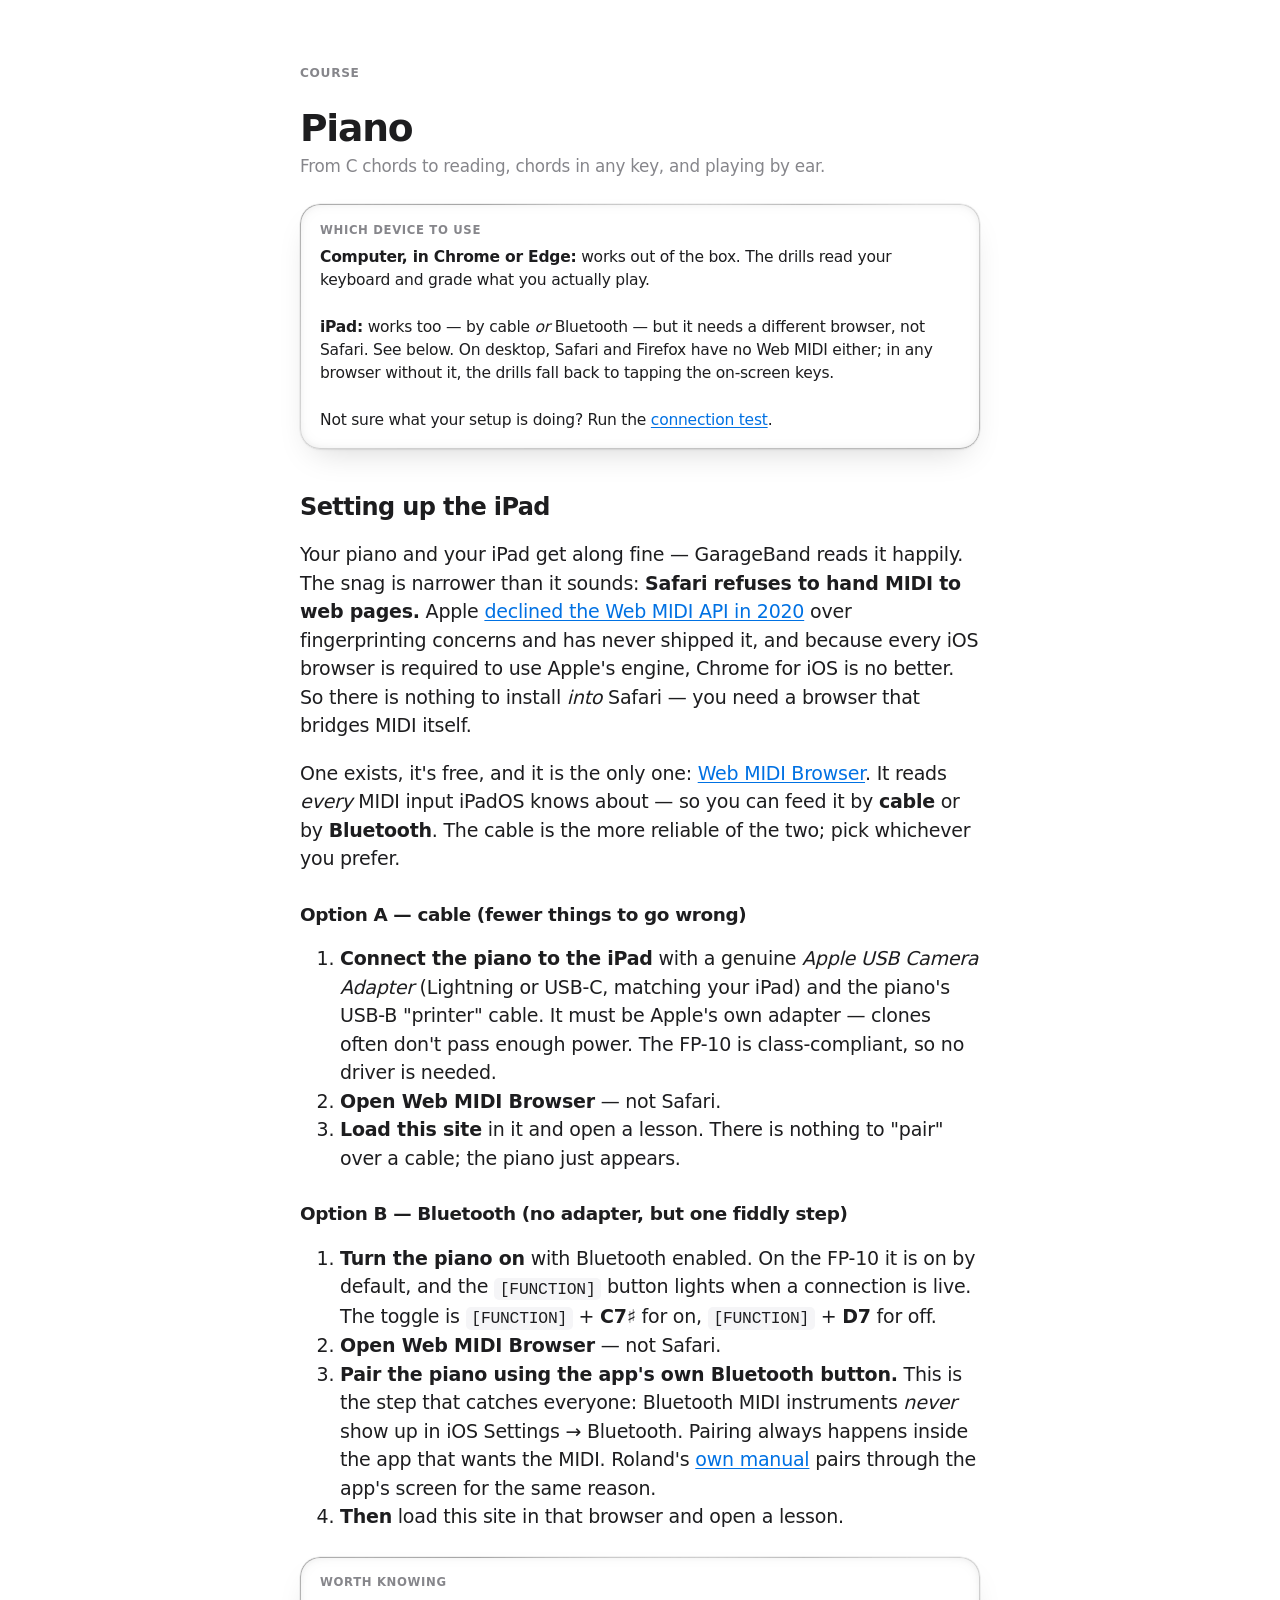
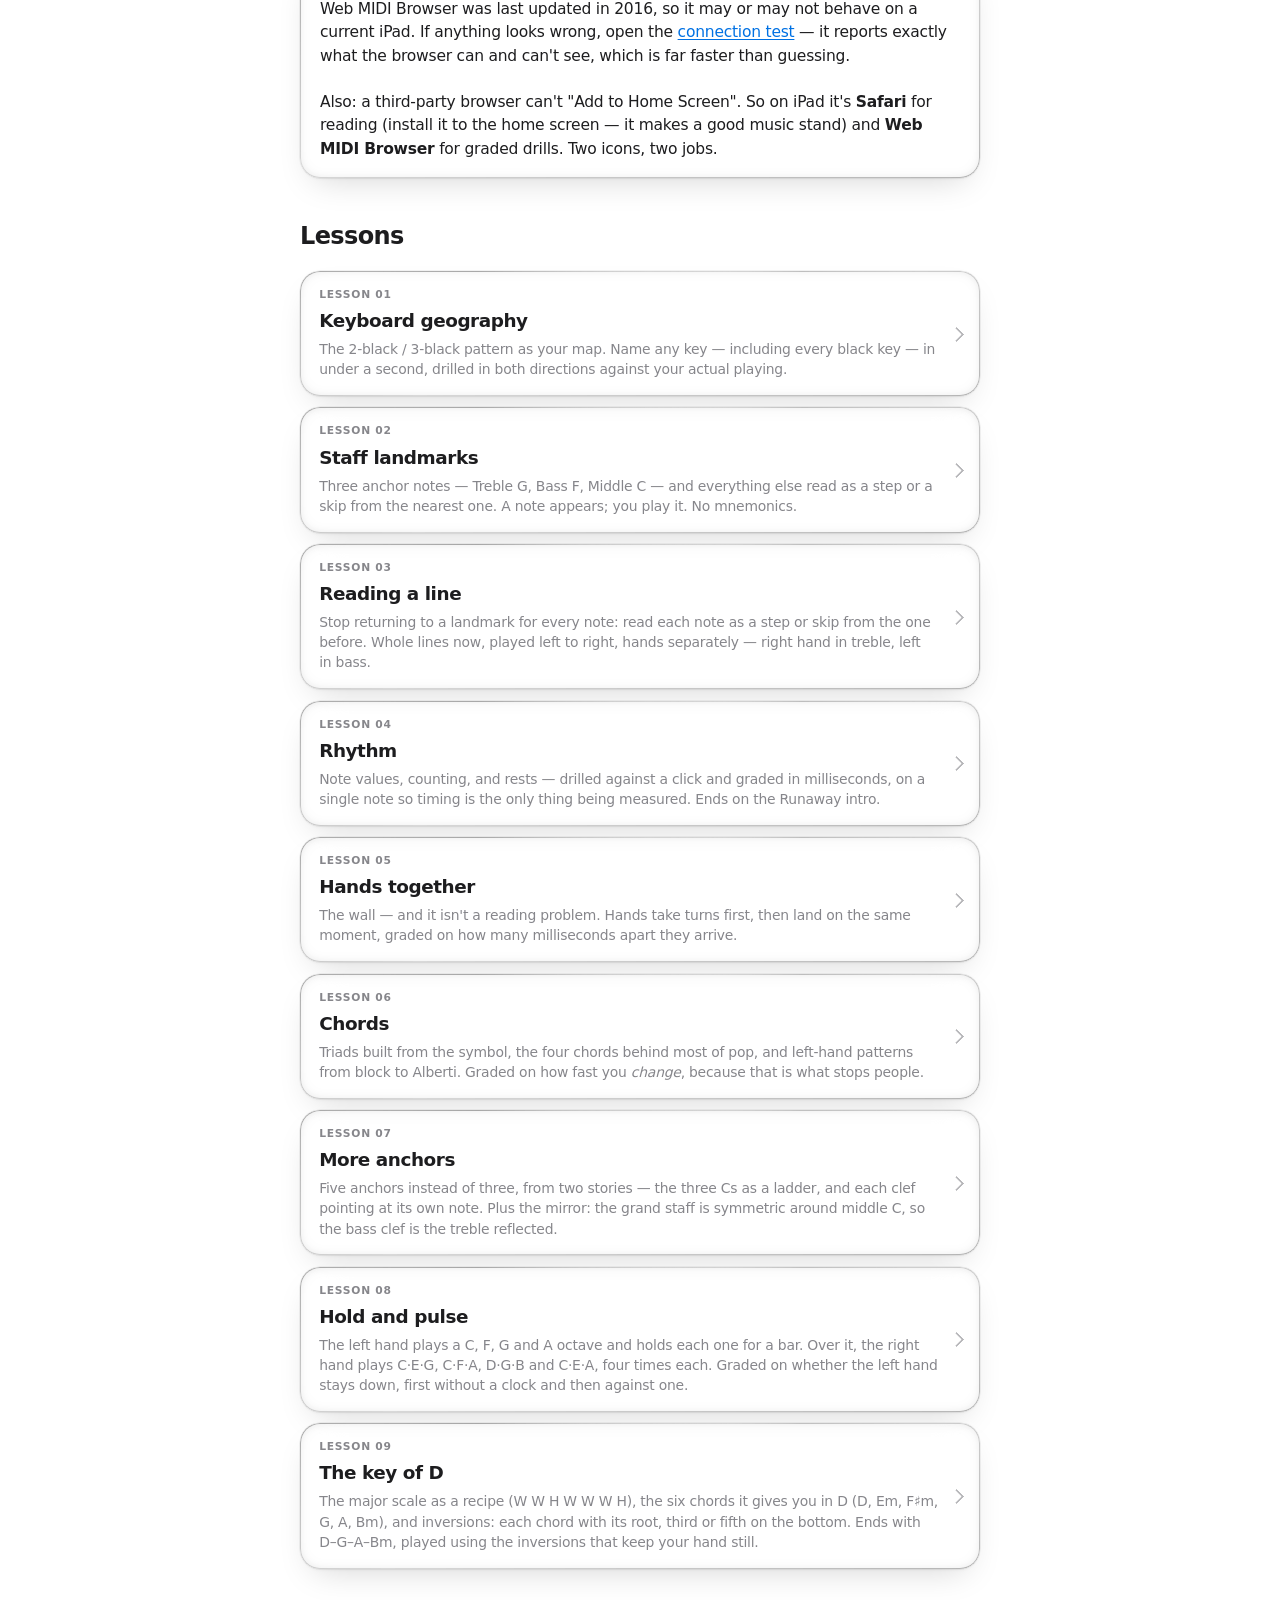
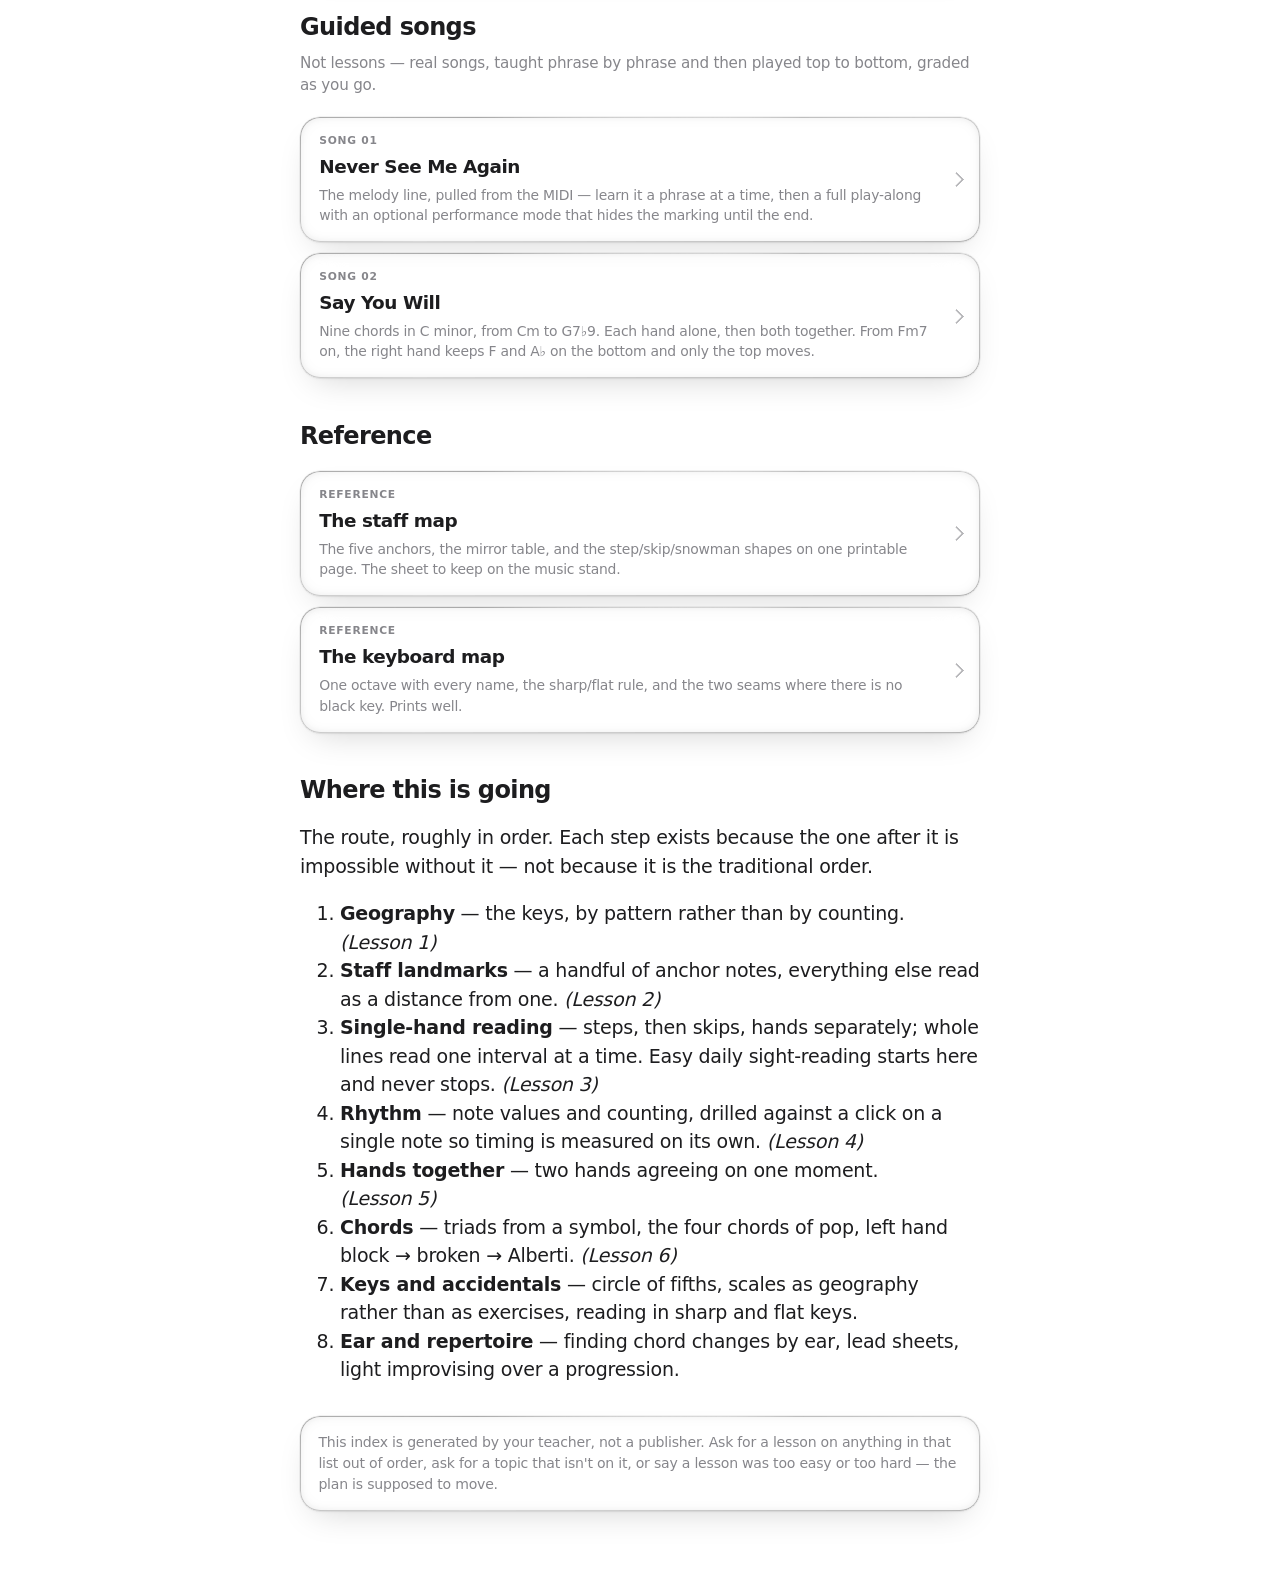
<file: index.html>
<!DOCTYPE html>
<html lang="en">
<head>
<meta charset="utf-8">
<meta name="viewport" content="width=device-width, initial-scale=1, viewport-fit=cover">
<link rel="manifest" href="manifest.json">
<link rel="apple-touch-icon" href="icons/icon-180.png">
<meta name="theme-color" content="#ffffff" media="(prefers-color-scheme: light)">
<meta name="theme-color" content="#000000" media="(prefers-color-scheme: dark)">
<meta name="apple-mobile-web-app-capable" content="yes">
<meta name="mobile-web-app-capable" content="yes">
<meta name="apple-mobile-web-app-status-bar-style" content="black-translucent">
<meta name="apple-mobile-web-app-title" content="Piano">
<link rel="icon" href="icons/icon-192.png">
<title>Piano · Course index</title>
<link rel="stylesheet" href="assets/style.css">
<script src="assets/glass.js" defer></script>
</head>
<body>

<div class="kicker">Course</div>
<h1>Piano</h1>
<p class="subtitle">From C chords to reading, chords in any key, and playing by ear.</p>

<div class="callout">
  <span class="callout-label">Which device to use</span>
  <strong>Computer, in Chrome or Edge:</strong> works out of the box. The drills
  read your keyboard and grade what you actually play.
  <br><br>
  <strong>iPad:</strong> works too — by cable <em>or</em> Bluetooth — but it needs
  a different browser, not Safari. See below. On desktop, Safari and Firefox have
  no Web MIDI either; in any browser without it, the drills fall back to tapping
  the on-screen keys.
  <br><br>
  Not sure what your setup is doing? Run the <a href="diag.html">connection test</a>.
</div>

<h2 id="ipad">Setting up the iPad</h2>

<p>Your piano and your iPad get along fine — GarageBand reads it happily. The
snag is narrower than it sounds: <strong>Safari refuses to hand MIDI to web
pages.</strong> Apple
<a href="https://caniuse.com/midi">declined the Web MIDI API in 2020</a> over
fingerprinting concerns and has never shipped it, and because every iOS browser
is required to use Apple's engine, Chrome for iOS is no better. So there is
nothing to install <em>into</em> Safari — you need a browser that bridges MIDI
itself.</p>

<p>One exists, it's free, and it is the only one:
<a href="https://apps.apple.com/us/app/web-midi-browser/id953846217">Web MIDI
Browser</a>. It reads <em>every</em> MIDI input iPadOS knows about — so you can
feed it by <strong>cable</strong> or by <strong>Bluetooth</strong>. The cable is
the more reliable of the two; pick whichever you prefer.</p>

<h3>Option A — cable (fewer things to go wrong)</h3>
<ol>
  <li><strong>Connect the piano to the iPad</strong> with a genuine
  <em>Apple USB Camera Adapter</em> (Lightning or USB-C, matching your iPad) and
  the piano's USB-B "printer" cable. It must be Apple's own adapter — clones
  often don't pass enough power. The FP-10 is class-compliant, so no driver is
  needed.</li>
  <li><strong>Open Web MIDI Browser</strong> — not Safari.</li>
  <li><strong>Load this site</strong> in it and open a lesson. There is nothing
  to "pair" over a cable; the piano just appears.</li>
</ol>

<h3>Option B — Bluetooth (no adapter, but one fiddly step)</h3>
<ol>
  <li><strong>Turn the piano on</strong> with Bluetooth enabled. On the FP-10 it
  is on by default, and the <code>[FUNCTION]</code> button lights when a
  connection is live. The toggle is <code>[FUNCTION]</code> +
  <strong>C7♯</strong> for on, <code>[FUNCTION]</code> + <strong>D7</strong> for off.</li>
  <li><strong>Open Web MIDI Browser</strong> — not Safari.</li>
  <li><strong>Pair the piano using the app's own Bluetooth button.</strong>
  This is the step that catches everyone: Bluetooth MIDI instruments
  <em>never</em> show up in iOS Settings → Bluetooth. Pairing always happens
  inside the app that wants the MIDI. Roland's
  <a href="https://www.manualslib.com/manual/1854388/Roland-Fp-10.html?page=10">own
  manual</a> pairs through the app's screen for the same reason.</li>
  <li><strong>Then</strong> load this site in that browser and open a lesson.</li>
</ol>

<div class="callout">
  <span class="callout-label">Worth knowing</span>
  Web MIDI Browser was last updated in 2016, so it may or may not behave on a
  current iPad. If anything looks wrong, open the
  <a href="diag.html">connection test</a> — it reports exactly what the browser
  can and can't see, which is far faster than guessing.
  <br><br>
  Also: a third-party browser can't "Add to Home Screen". So on iPad it's
  <strong>Safari</strong> for reading (install it to the home screen — it makes a
  good music stand) and <strong>Web MIDI Browser</strong> for graded drills. Two
  icons, two jobs.
</div>

<h2>Lessons</h2>

<div class="card-list">
  <a class="card" href="lessons/0001-keyboard-geography.html">
    <span class="card-num">Lesson 01</span>
    <span class="card-title">Keyboard geography</span>
    <span class="card-note">The 2-black / 3-black pattern as your map. Name any key — including every black key — in under a second, drilled in both directions against your actual playing.</span>
  </a>
  <a class="card" href="lessons/0002-staff-landmarks.html">
    <span class="card-num">Lesson 02</span>
    <span class="card-title">Staff landmarks</span>
    <span class="card-note">Three anchor notes — Treble G, Bass F, Middle C — and everything else read as a step or a skip from the nearest one. A note appears; you play it. No mnemonics.</span>
  </a>
  <a class="card" href="lessons/0003-single-hand-reading.html">
    <span class="card-num">Lesson 03</span>
    <span class="card-title">Reading a line</span>
    <span class="card-note">Stop returning to a landmark for every note: read each note as a step or skip from the one before. Whole lines now, played left to right, hands separately — right hand in treble, left in bass.</span>
  </a>
  <a class="card" href="lessons/0004-rhythm.html">
    <span class="card-num">Lesson 04</span>
    <span class="card-title">Rhythm</span>
    <span class="card-note">Note values, counting, and rests — drilled against a click and graded in milliseconds, on a single note so timing is the only thing being measured. Ends on the Runaway intro.</span>
  </a>
  <a class="card" href="lessons/0005-hands-together.html">
    <span class="card-num">Lesson 05</span>
    <span class="card-title">Hands together</span>
    <span class="card-note">The wall — and it isn't a reading problem. Hands take turns first, then land on the same moment, graded on how many milliseconds apart they arrive.</span>
  </a>
  <a class="card" href="lessons/0006-chords.html">
    <span class="card-num">Lesson 06</span>
    <span class="card-title">Chords</span>
    <span class="card-note">Triads built from the symbol, the four chords behind most of pop, and left-hand patterns from block to Alberti. Graded on how fast you <em>change</em>, because that is what stops people.</span>
  </a>
  <a class="card" href="lessons/0007-anchors.html">
    <span class="card-num">Lesson 07</span>
    <span class="card-title">More anchors</span>
    <span class="card-note">Five anchors instead of three, from two stories — the three Cs as a ladder, and each clef pointing at its own note. Plus the mirror: the grand staff is symmetric around middle C, so the bass clef is the treble reflected.</span>
  </a>
  <a class="card" href="lessons/0008-hold-and-pulse.html">
    <span class="card-num">Lesson 08</span>
    <span class="card-title">Hold and pulse</span>
    <span class="card-note">The left hand plays a C, F, G and A octave and holds each one for a bar. Over it, the right hand plays C·E·G, C·F·A, D·G·B and C·E·A, four times each. Graded on whether the left hand stays down, first without a clock and then against one.</span>
  </a>
  <a class="card" href="lessons/0009-key-of-d.html">
    <span class="card-num">Lesson 09</span>
    <span class="card-title">The key of D</span>
    <span class="card-note">The major scale as a recipe (W W H W W W H), the six chords it gives you in D (D, Em, F♯m, G, A, Bm), and inversions: each chord with its root, third or fifth on the bottom. Ends with D–G–A–Bm, played using the inversions that keep your hand still.</span>
  </a>
</div>

<h2>Guided songs</h2>

<p class="subtitle" style="font-size:.95rem">Not lessons — real songs, taught
phrase by phrase and then played top to bottom, graded as you go.</p>

<div class="card-list">
  <a class="card" href="songs/0001-never-see-me-again.html">
    <span class="card-num">Song 01</span>
    <span class="card-title">Never See Me Again</span>
    <span class="card-note">The melody line, pulled from the MIDI — learn it a phrase at a time, then a full play-along with an optional performance mode that hides the marking until the end.</span>
  </a>
  <a class="card" href="songs/0002-say-you-will.html">
    <span class="card-num">Song 02</span>
    <span class="card-title">Say You Will</span>
    <span class="card-note">Nine chords in C minor, from Cm to G7♭9. Each hand alone, then both together. From Fm7 on, the right hand keeps F and A♭ on the bottom and only the top moves.</span>
  </a>
</div>

<h2>Reference</h2>

<div class="card-list">
  <a class="card" href="reference/staff-map.html">
    <span class="card-num">Reference</span>
    <span class="card-title">The staff map</span>
    <span class="card-note">The five anchors, the mirror table, and the step/skip/snowman shapes on one printable page. The sheet to keep on the music stand.</span>
  </a>
  <a class="card" href="reference/keyboard-map.html">
    <span class="card-num">Reference</span>
    <span class="card-title">The keyboard map</span>
    <span class="card-note">One octave with every name, the sharp/flat rule, and the two seams where there is no black key. Prints well.</span>
  </a>
</div>

<h2>Where this is going</h2>

<p>The route, roughly in order. Each step exists because the one after it is
impossible without it — not because it is the traditional order.</p>

<ol>
  <li><strong>Geography</strong> — the keys, by pattern rather than by counting. <em>(Lesson 1)</em></li>
  <li><strong>Staff landmarks</strong> — a handful of anchor notes, everything else read as a distance from one. <em>(Lesson 2)</em></li>
  <li><strong>Single-hand reading</strong> — steps, then skips, hands separately; whole lines read one interval at a time. Easy daily sight-reading starts here and never stops. <em>(Lesson 3)</em></li>
  <li><strong>Rhythm</strong> — note values and counting, drilled against a click on a single note so timing is measured on its own. <em>(Lesson 4)</em></li>
  <li><strong>Hands together</strong> — two hands agreeing on one moment. <em>(Lesson 5)</em></li>
  <li><strong>Chords</strong> — triads from a symbol, the four chords of pop, left hand block → broken → Alberti. <em>(Lesson 6)</em></li>
  <li><strong>Keys and accidentals</strong> — circle of fifths, scales as geography rather than as exercises, reading in sharp and flat keys.</li>
  <li><strong>Ear and repertoire</strong> — finding chord changes by ear, lead sheets, light improvising over a progression.</li>
</ol>

<div class="ask-agent">
  This index is generated by your teacher, not a publisher. Ask for a lesson on
  anything in that list out of order, ask for a topic that isn't on it, or say a
  lesson was too easy or too hard — the plan is supposed to move.
</div>

</body>
</html>
</file>
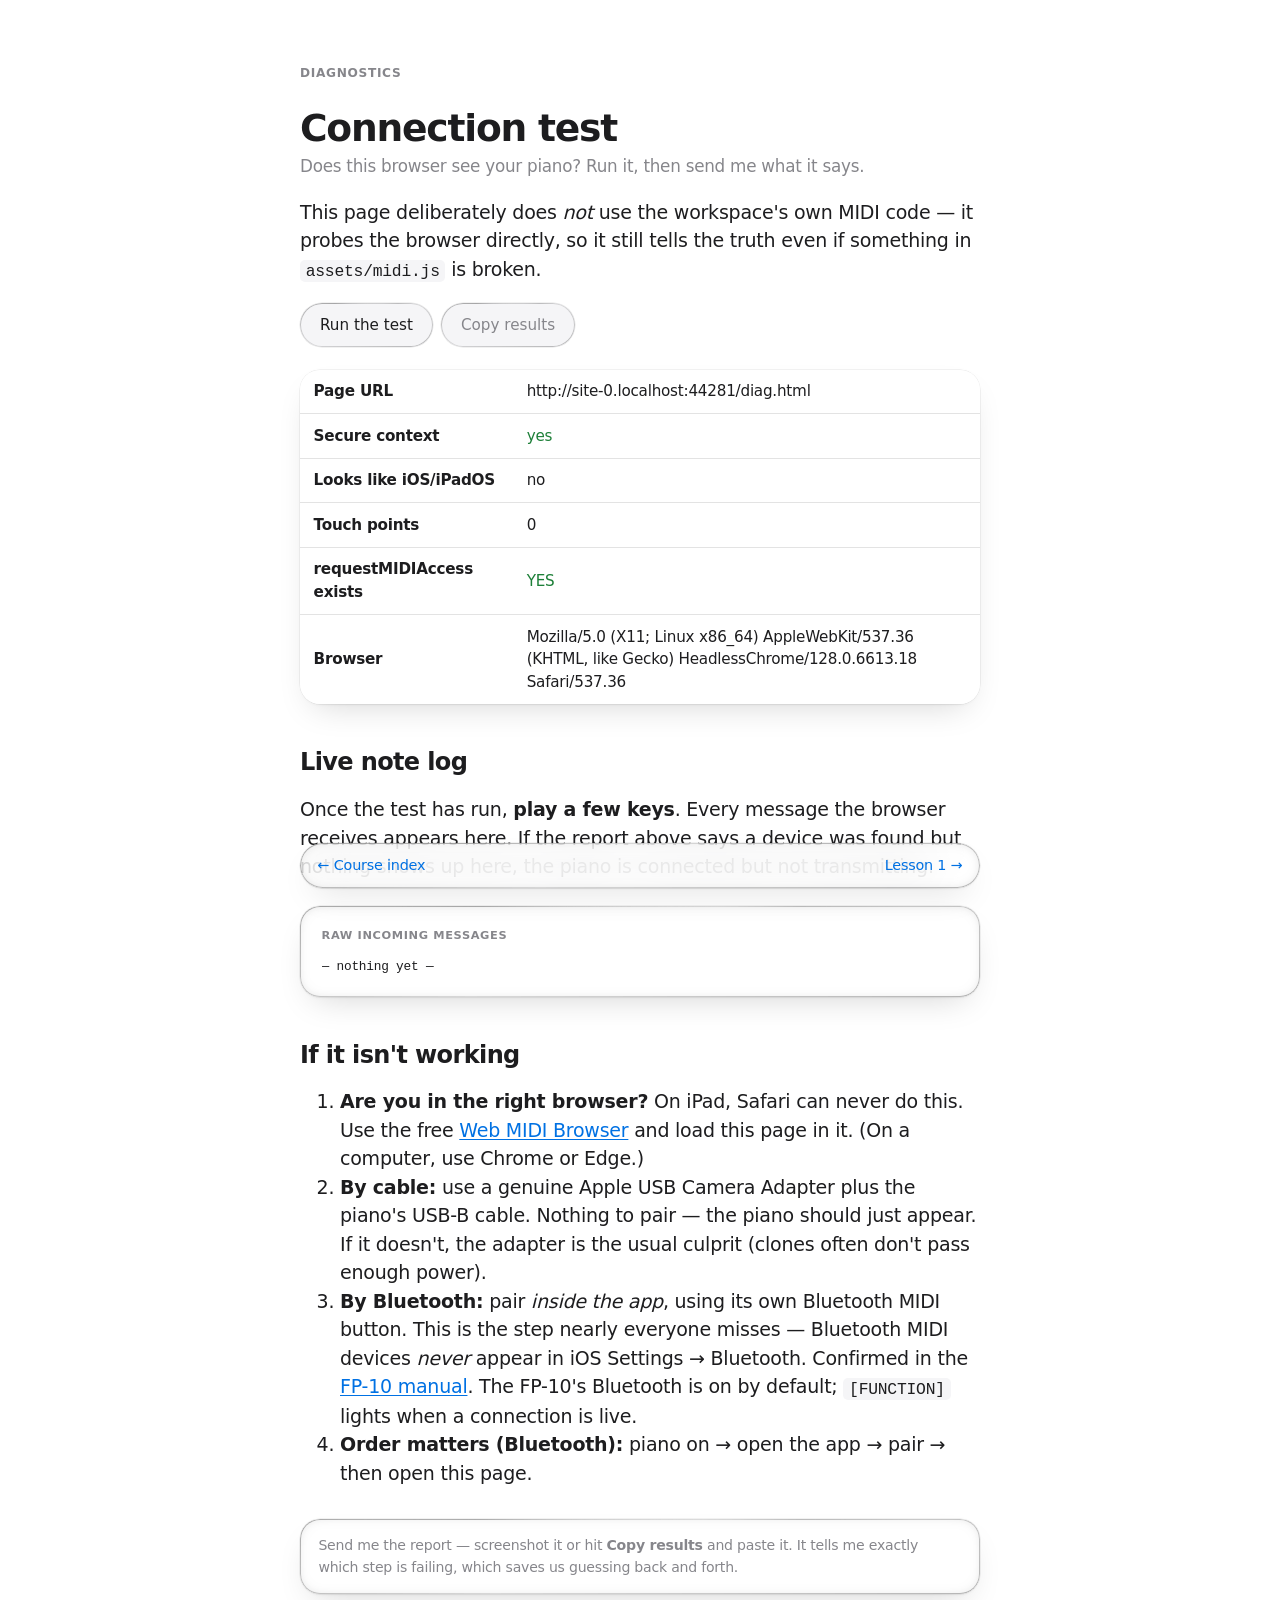
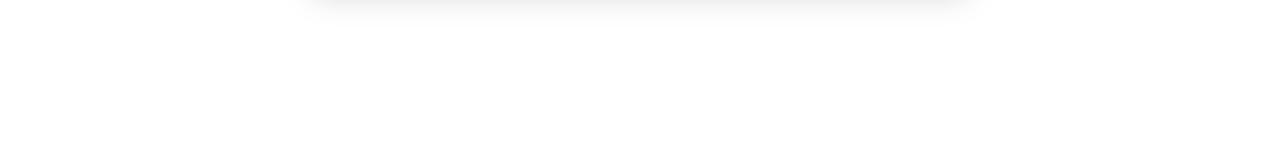
<file: diag.html>
<!DOCTYPE html>
<html lang="en">
<head>
<meta charset="utf-8">
<meta name="viewport" content="width=device-width, initial-scale=1, viewport-fit=cover">
<link rel="manifest" href="manifest.json">
<link rel="apple-touch-icon" href="icons/icon-180.png">
<meta name="theme-color" content="#ffffff" media="(prefers-color-scheme: light)">
<meta name="theme-color" content="#000000" media="(prefers-color-scheme: dark)">
<meta name="apple-mobile-web-app-capable" content="yes">
<meta name="mobile-web-app-capable" content="yes">
<meta name="apple-mobile-web-app-status-bar-style" content="black-translucent">
<meta name="apple-mobile-web-app-title" content="Piano">
<link rel="icon" href="icons/icon-192.png">
<title>Connection test</title>
<link rel="stylesheet" href="assets/style.css">
<script src="assets/glass.js" defer></script>
</head>
<body>

<div class="kicker">Diagnostics</div>
<h1>Connection test</h1>
<p class="subtitle">Does this browser see your piano? Run it, then send me what it says.</p>

<p>This page deliberately does <em>not</em> use the workspace's own MIDI code — it
probes the browser directly, so it still tells the truth even if something in
<code>assets/midi.js</code> is broken.</p>

<div class="drill-controls" style="justify-content:flex-start">
  <button class="drill-btn" id="run">Run the test</button>
  <button class="drill-btn drill-btn-ghost" id="copy">Copy results</button>
</div>

<div id="report"></div>

<h2>Live note log</h2>
<p>Once the test has run, <strong>play a few keys</strong>. Every message the
browser receives appears here. If the report above says a device was found but
nothing shows up here, the piano is connected but not transmitting.</p>

<div class="drill-box">
  <div class="drill-label">Raw incoming messages</div>
  <pre id="log" style="max-height:16rem;overflow:auto;font-size:.8rem;margin:0">— nothing yet —</pre>
</div>

<h2>If it isn't working</h2>

<ol>
  <li><strong>Are you in the right browser?</strong> On iPad, Safari can never
  do this. Use the free
  <a href="https://apps.apple.com/us/app/web-midi-browser/id953846217">Web MIDI Browser</a>
  and load this page in it. (On a computer, use Chrome or Edge.)</li>
  <li><strong>By cable:</strong> use a genuine Apple USB Camera Adapter plus the
  piano's USB-B cable. Nothing to pair — the piano should just appear. If it
  doesn't, the adapter is the usual culprit (clones often don't pass enough
  power).</li>
  <li><strong>By Bluetooth:</strong> pair <em>inside the app</em>, using its own
  Bluetooth MIDI button. This is the step nearly everyone misses — Bluetooth MIDI
  devices <em>never</em> appear in iOS Settings → Bluetooth. Confirmed in the
  <a href="https://www.manualslib.com/manual/1854388/Roland-Fp-10.html?page=10">FP-10 manual</a>.
  The FP-10's Bluetooth is on by default; <code>[FUNCTION]</code> lights when a
  connection is live.</li>
  <li><strong>Order matters (Bluetooth):</strong> piano on → open the app →
  pair → then open this page.</li>
</ol>

<div class="ask-agent">
  Send me the report — screenshot it or hit <strong>Copy results</strong> and
  paste it. It tells me exactly which step is failing, which saves us guessing
  back and forth.
</div>

<div class="nav">
  <span><a href="index.html">← Course index</a></span>
  <span><a href="lessons/0001-keyboard-geography.html">Lesson 1 →</a></span>
</div>

<script>
(function () {
  var report = document.getElementById("report");
  var logEl = document.getElementById("log");
  var lines = [];
  var msgCount = 0;

  function row(label, value, verdict) {
    return { label: label, value: String(value), verdict: verdict || "" };
  }

  function render(rows) {
    var t = document.createElement("table");
    rows.forEach(function (r) {
      var tr = document.createElement("tr");
      var th = document.createElement("td");
      th.style.textAlign = "left";
      th.innerHTML = "<strong>" + r.label + "</strong>";
      var td = document.createElement("td");
      td.style.textAlign = "left";
      td.style.wordBreak = "break-word";
      td.textContent = r.value;
      if (r.verdict === "good") { td.style.color = "var(--good)"; }
      if (r.verdict === "bad") { td.style.color = "var(--bad)"; }
      tr.appendChild(th); tr.appendChild(td);
      t.appendChild(tr);
    });
    report.innerHTML = "";
    report.appendChild(t);
  }

  function shapeOf(a) {
    if (!a) return "no MIDIAccess";
    var src = a.inputs;
    if (!src && typeof a.getInputs === "function") return "getInputs() method (old spec)";
    if (!src) return "no .inputs at all";
    if (typeof Map !== "undefined" && src instanceof Map) return "Map (current spec)";
    if (Array.isArray(src)) return "Array (old spec / shim)";
    if (typeof src.length === "number") return "array-like, length " + src.length;
    return Object.prototype.toString.call(src);
  }

  function listInputs(a) {
    var out = [];
    var src = a && a.inputs;
    if (!src && a && typeof a.getInputs === "function") src = a.getInputs();
    if (!src) return out;
    if (typeof src.forEach === "function") src.forEach(function (i) { if (i) out.push(i); });
    else if (typeof src.length === "number") for (var k = 0; k < src.length; k++) out.push(src[k]);
    return out;
  }

  function logMessage(e) {
    msgCount++;
    var d = e.data || [];
    var bytes = [];
    for (var i = 0; i < d.length; i++) bytes.push(d[i]);
    var names = ["C","C#","D","D#","E","F","F#","G","G#","A","A#","B"];
    var note = bytes.length > 1 ? bytes[1] : null;
    var pretty = note !== null ? names[((note % 12) + 12) % 12] + (Math.floor(note / 12) - 1) : "";
    lines.unshift("[" + bytes.join(" ") + "]  " + pretty);
    if (lines.length > 40) lines.pop();
    logEl.textContent = lines.join("\n");
  }

  function baseRows() {
    var ua = navigator.userAgent;
    var isIOS = /iPad|iPhone|iPod/.test(ua) ||
                (navigator.maxTouchPoints > 1 && /Macintosh/.test(ua));
    var secure = window.isSecureContext === true || location.protocol === "https:";
    var has = typeof navigator.requestMIDIAccess === "function";
    return [
      row("Page URL", location.href),
      row("Secure context", secure ? "yes" : "NO — Web MIDI cannot work", secure ? "good" : "bad"),
      row("Looks like iOS/iPadOS", isIOS ? "yes" : "no"),
      row("Touch points", navigator.maxTouchPoints),
      row("requestMIDIAccess exists", has ? "YES" : "NO — this browser cannot do MIDI",
          has ? "good" : "bad"),
      row("Browser", ua)
    ];
  }

  function run() {
    var rows = baseRows();
    if (typeof navigator.requestMIDIAccess !== "function") {
      rows.push(row("Verdict",
        "This browser will never see the piano. On iPad, use the Web MIDI Browser app.", "bad"));
      render(rows);
      return;
    }
    rows.push(row("Status", "asking for MIDI access…"));
    render(rows);

    function done(a, how) {
      var inputs = listInputs(a);
      var names = inputs.map(function (i) { return i.name || "unnamed"; });
      inputs.forEach(function (i) { i.onmidimessage = logMessage; });
      var r = baseRows();
      r.push(row("Access granted", "yes (" + how + ")", "good"));
      r.push(row("inputs shape", shapeOf(a)));
      r.push(row("Devices found", inputs.length));
      r.push(row("Device names", names.length ? names.join(", ") : "— none —",
                 names.length ? "good" : "bad"));
      r.push(row("Verdict", names.length
        ? "Connected. Now play some keys and watch the log below."
        : "MIDI works, but no device is paired. Pair the piano inside this app, then re-run.",
        names.length ? "good" : "bad"));
      render(r);
    }

    function failed(err, tried) {
      var r = baseRows();
      r.push(row("Access granted", "NO", "bad"));
      r.push(row("Tried", tried));
      r.push(row("Error", (err && (err.message || err.name)) || "unknown"));
      r.push(row("Verdict", "The browser refused MIDI access. Check its permissions.", "bad"));
      render(r);
    }

    try {
      navigator.requestMIDIAccess().then(
        function (a) { done(a, "no sysex"); },
        function () {
          // Some builds of the iOS shim only grant access when sysex is asked for.
          try {
            navigator.requestMIDIAccess({ sysex: true }).then(
              function (a) { done(a, "with sysex"); },
              function (e) { failed(e, "plain, then sysex"); });
          } catch (e2) { failed(e2, "plain, then sysex (threw)"); }
        });
    } catch (e) { failed(e, "plain (threw synchronously)"); }
  }

  document.getElementById("run").onclick = run;
  document.getElementById("copy").onclick = function () {
    var text = "";
    report.querySelectorAll("tr").forEach(function (tr) {
      text += tr.children[0].textContent + ": " + tr.children[1].textContent + "\n";
    });
    text += "\nMessages received: " + msgCount + "\n" + lines.slice(0, 10).join("\n");
    if (navigator.clipboard) navigator.clipboard.writeText(text);
    this.textContent = "Copied";
    var b = this;
    setTimeout(function () { b.textContent = "Copy results"; }, 1500);
  };

  render(baseRows());
})();
</script>

</body>
</html>
</file>
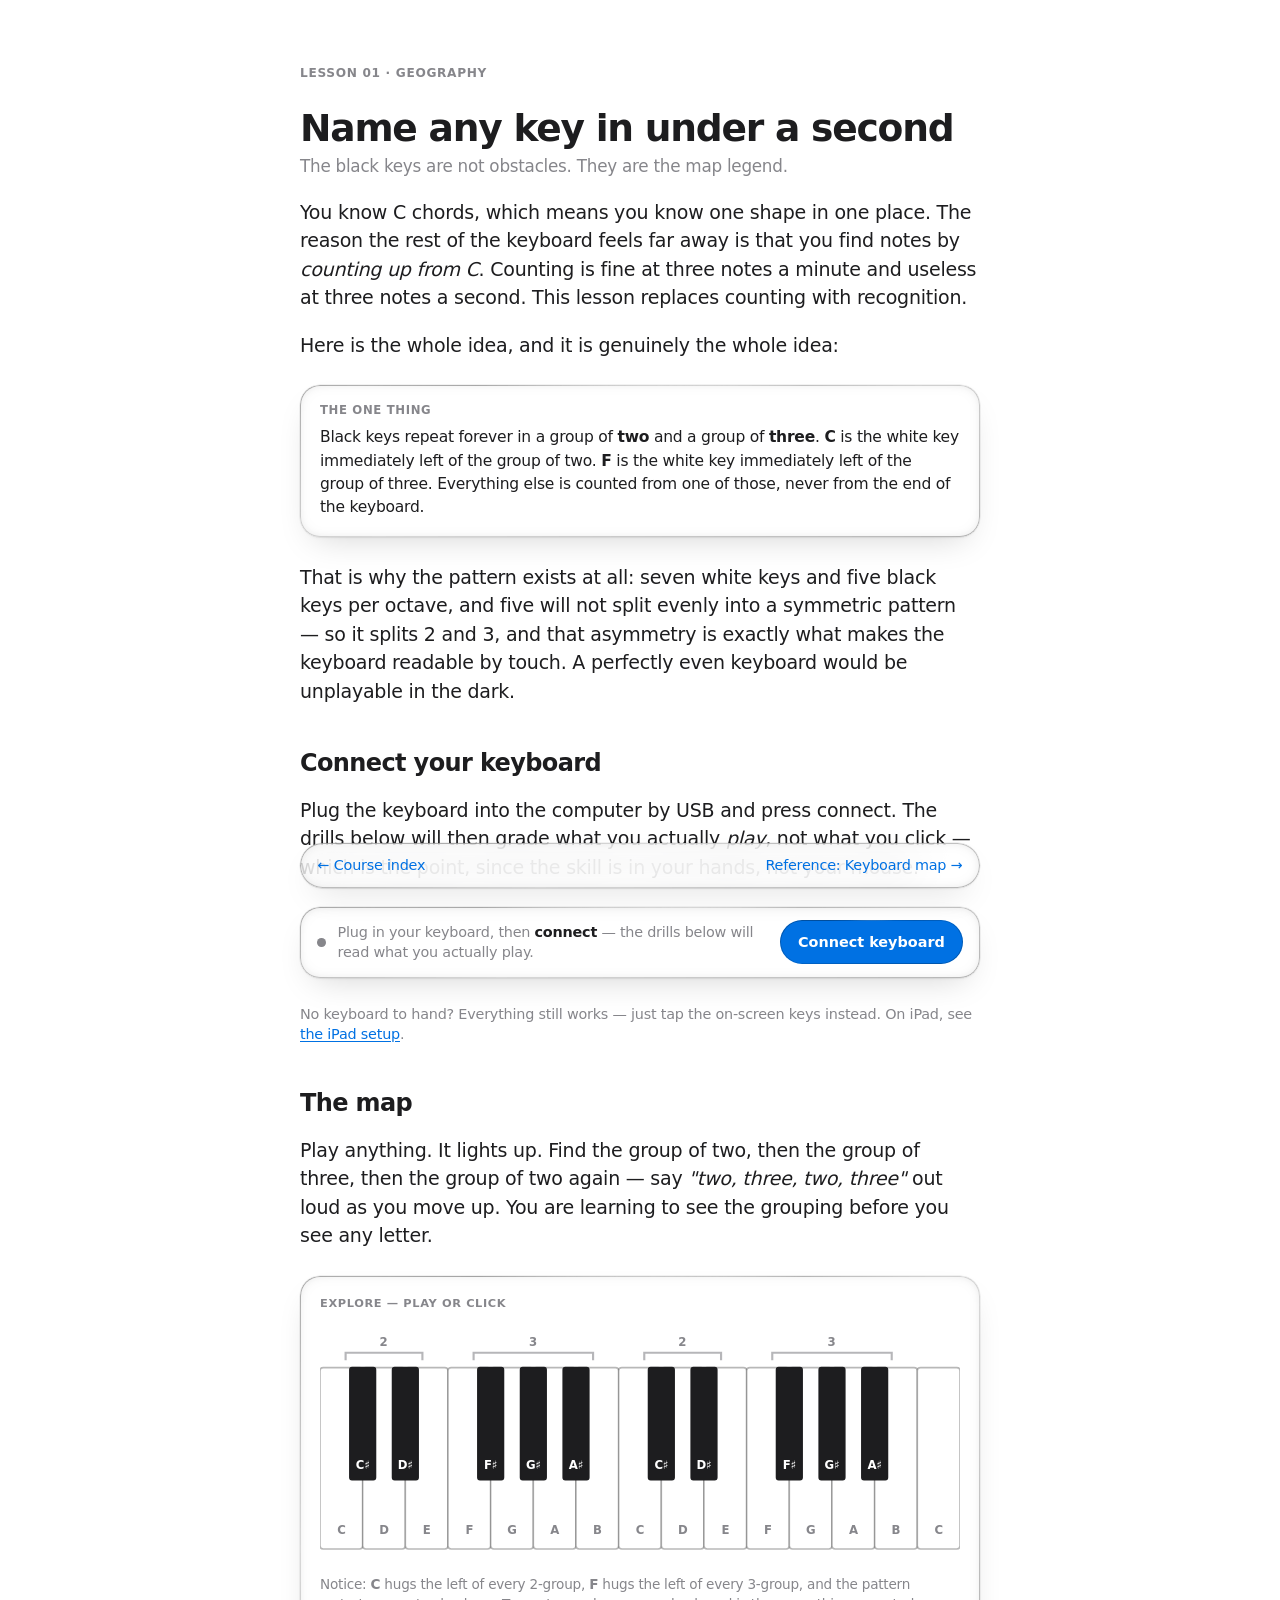
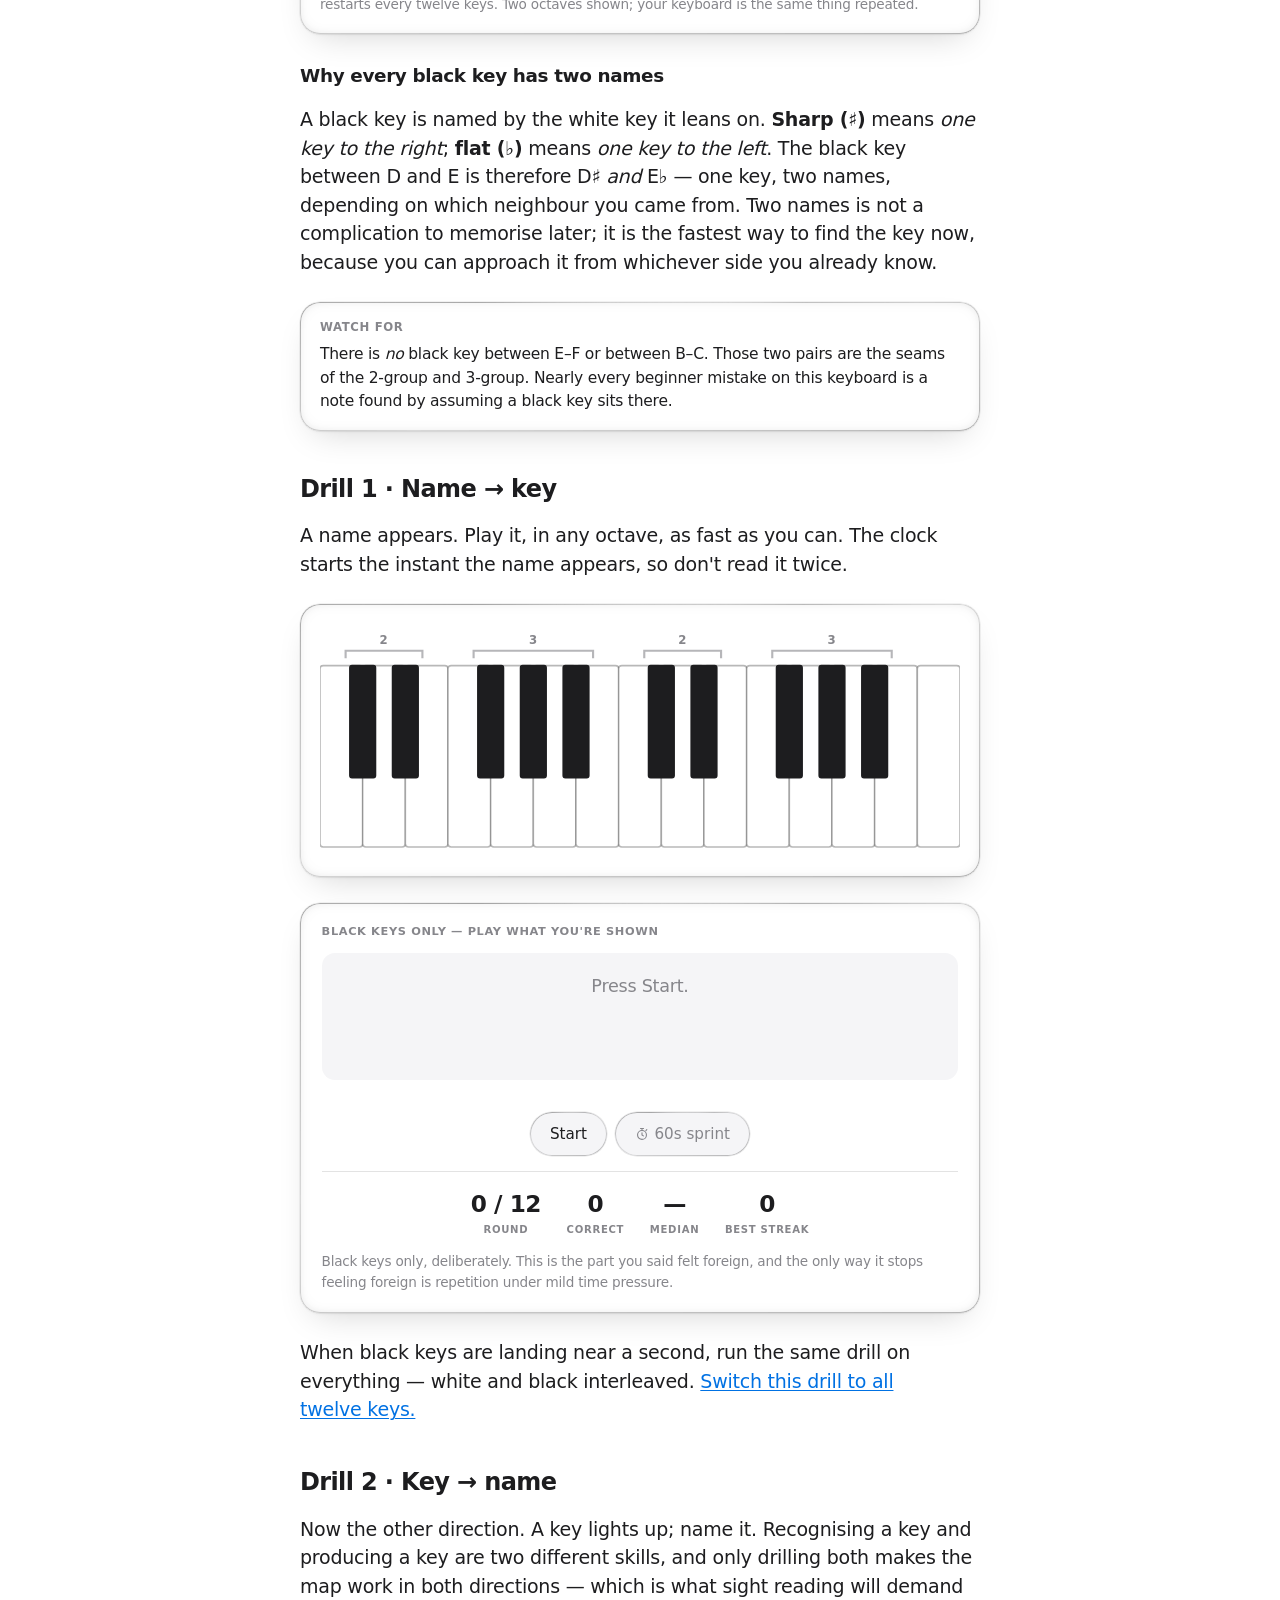
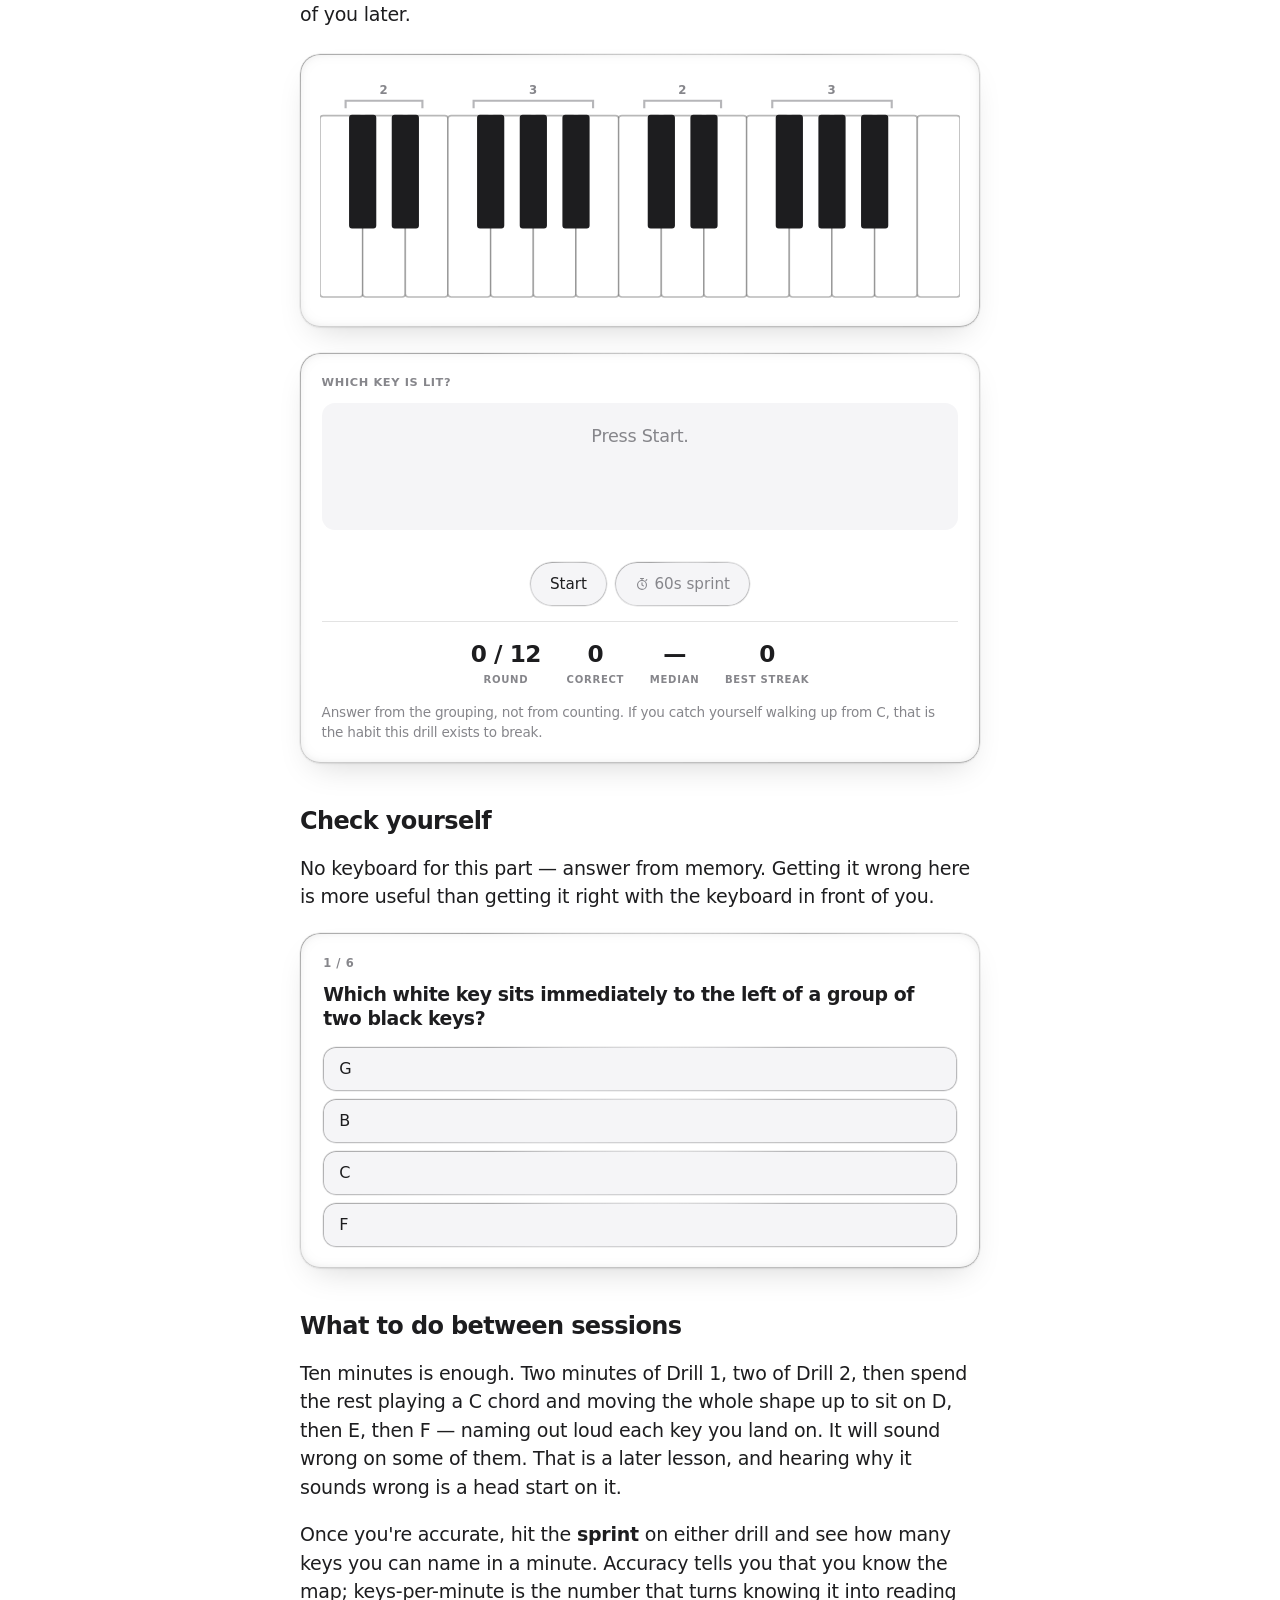
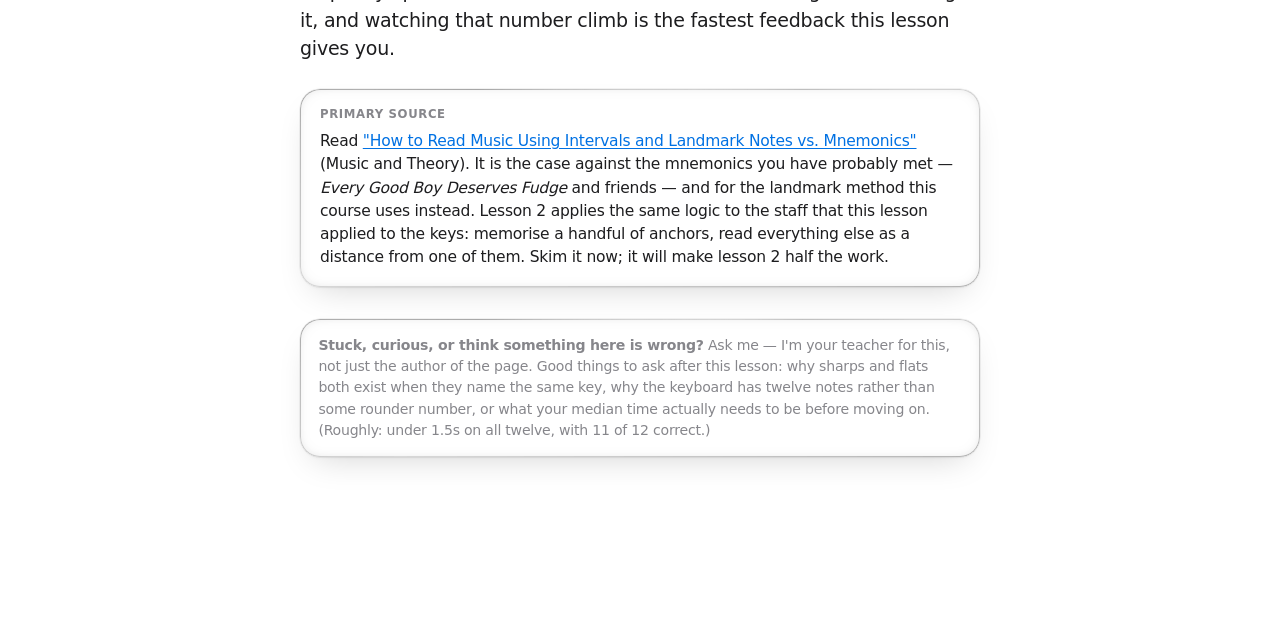
<file: lessons/0001-keyboard-geography.html>
<!DOCTYPE html>
<html lang="en">
<head>
<meta charset="utf-8">
<meta name="viewport" content="width=device-width, initial-scale=1, viewport-fit=cover">
<link rel="manifest" href="../manifest.json">
<link rel="apple-touch-icon" href="../icons/icon-180.png">
<meta name="theme-color" content="#ffffff" media="(prefers-color-scheme: light)">
<meta name="theme-color" content="#000000" media="(prefers-color-scheme: dark)">
<meta name="apple-mobile-web-app-capable" content="yes">
<meta name="mobile-web-app-capable" content="yes">
<meta name="apple-mobile-web-app-status-bar-style" content="black-translucent">
<meta name="apple-mobile-web-app-title" content="Piano">
<link rel="icon" href="../icons/icon-192.png">
<title>Lesson 1 · Keyboard Geography</title>
<link rel="stylesheet" href="../assets/style.css">
<script src="../assets/glass.js" defer></script>
<script src="../assets/midi.js"></script>
<script src="../assets/keyboard.js"></script>
<script src="../assets/drillcore.js"></script>
<script src="../assets/keydrill.js"></script>
<script src="../assets/quiz.js"></script>
</head>
<body>

<div class="kicker">Lesson 01 · Geography</div>
<h1>Name any key in under a second</h1>
<p class="subtitle">The black keys are not obstacles. They are the map legend.</p>

<p>You know C chords, which means you know one shape in one place. The reason the
rest of the keyboard feels far away is that you find notes by <em>counting up
from C</em>. Counting is fine at three notes a minute and useless at three notes a
second. This lesson replaces counting with recognition.</p>

<p>Here is the whole idea, and it is genuinely the whole idea:</p>

<div class="callout">
  <span class="callout-label">The one thing</span>
  Black keys repeat forever in a group of <strong>two</strong> and a group of
  <strong>three</strong>. <strong>C</strong> is the white key immediately left of
  the group of two. <strong>F</strong> is the white key immediately left of the
  group of three. Everything else is counted from one of those, never from the
  end of the keyboard.
</div>

<p>That is why the pattern exists at all: seven white keys and five black keys
per octave, and five will not split evenly into a symmetric pattern — so it
splits 2 and 3, and that asymmetry is exactly what makes the keyboard readable
by touch. A perfectly even keyboard would be unplayable in the dark.</p>

<h2>Connect your keyboard</h2>

<p>Plug the keyboard into the computer by USB and press connect. The drills below
will then grade what you actually <em>play</em>, not what you click — which is the
point, since the skill is in your hands, not your mouse.</p>

<div data-midi-bar data-diag="../diag.html"></div>

<p class="subtitle" style="font-size:.9rem">No keyboard to hand? Everything still
works — just tap the on-screen keys instead. On iPad, see
<a href="../index.html#ipad">the iPad setup</a>.</p>

<h2>The map</h2>

<p>Play anything. It lights up. Find the group of two, then the group of three,
then the group of two again — say <em>"two, three, two, three"</em> out loud as you
move up. You are learning to see the grouping before you see any letter.</p>

<div id="kb-explore"
     data-keyboard
     data-from="48"
     data-octaves="2"
     data-labels="all"
     data-groups="true"
     data-interactive="true"
     data-title="Explore — play or click"
     data-caption="Notice: <strong>C</strong> hugs the left of every 2-group, <strong>F</strong> hugs the left of every 3-group, and the pattern restarts every twelve keys. Two octaves shown; your keyboard is the same thing repeated."></div>

<h3>Why every black key has two names</h3>

<p>A black key is named by the white key it leans on. <strong>Sharp (♯)</strong>
means <em>one key to the right</em>; <strong>flat (♭)</strong> means <em>one key to
the left</em>. The black key between D and E is therefore D♯ <em>and</em> E♭ — one
key, two names, depending on which neighbour you came from. Two names is not a
complication to memorise later; it is the fastest way to find the key now,
because you can approach it from whichever side you already know.</p>

<div class="callout">
  <span class="callout-label">Watch for</span>
  There is <em>no</em> black key between E–F or between B–C. Those two pairs are
  the seams of the 2-group and 3-group. Nearly every beginner mistake on this
  keyboard is a note found by assuming a black key sits there.
</div>

<h2>Drill 1 · Name → key</h2>

<p>A name appears. Play it, in any octave, as fast as you can. The clock starts
the instant the name appears, so don't read it twice.</p>

<div id="kb-drill1"
     data-keyboard
     data-from="48"
     data-octaves="2"
     data-labels="none"
     data-groups="true"
     data-interactive="true"></div>

<div data-drill="find"
     data-kb="kb-drill1"
     data-pool="black"
     data-rounds="12"
     data-title="Black keys only — play what you're shown"
     data-caption="Black keys only, deliberately. This is the part you said felt foreign, and the only way it stops feeling foreign is repetition under mild time pressure."></div>

<p>When black keys are landing near a second, run the same drill on everything —
white and black interleaved. <a href="#" onclick="mixPool(event)">Switch this
drill to all twelve keys.</a></p>

<h2>Drill 2 · Key → name</h2>

<p>Now the other direction. A key lights up; name it. Recognising a key and
producing a key are two different skills, and only drilling both makes the map
work in both directions — which is what sight reading will demand of you later.</p>

<div id="kb-drill2"
     data-keyboard
     data-from="48"
     data-octaves="2"
     data-labels="none"
     data-groups="true"
     data-interactive="false"
     data-live="false"></div>

<div data-drill="name"
     data-kb="kb-drill2"
     data-pool="all"
     data-rounds="12"
     data-title="Which key is lit?"
     data-caption="Answer from the grouping, not from counting. If you catch yourself walking up from C, that is the habit this drill exists to break."></div>

<h2>Check yourself</h2>

<p>No keyboard for this part — answer from memory. Getting it wrong here is more
useful than getting it right with the keyboard in front of you.</p>

<div class="retrieval-quiz" data-quiz="geo-quiz"></div>

<script type="application/json" id="geo-quiz">
[
  { "q": "Which white key sits immediately to the left of a group of two black keys?",
    "a": "C", "choices": ["C", "F", "G", "B"] },
  { "q": "Which white key sits immediately to the left of a group of three black keys?",
    "a": "F", "choices": ["F", "C", "E", "A"] },
  { "q": "Between which pair of white keys is there no black key at all?",
    "a": "E and F", "choices": ["E and F", "F and G", "A and B", "C and D"] },
  { "q": "The black key directly to the right of D also goes by which other name?",
    "a": "E flat", "choices": ["E flat", "C sharp", "D flat", "F sharp"] },
  { "q": "How many black keys are there in one full octave of the keyboard?",
    "a": "Five", "choices": ["Five", "Four", "Six", "Seven"] },
  { "q": "You are lost on the keyboard. What is the fastest thing to look at?",
    "a": "The black key grouping", "choices": ["The black key grouping", "The lowest note there is", "The letters on the staff", "The gap in the middle"] }
]
</script>

<h2>What to do between sessions</h2>

<p>Ten minutes is enough. Two minutes of Drill 1, two of Drill 2, then spend the
rest playing a C chord and moving the whole shape up to sit on D, then E, then F
— naming out loud each key you land on. It will sound wrong on some of them.
That is a later lesson, and hearing why it sounds wrong is a head start on it.</p>

<p>Once you're accurate, hit the <strong>sprint</strong> on either drill and see
how many keys you can name in a minute. Accuracy tells you that you know the map;
keys-per-minute is the number that turns knowing it into reading it, and watching
that number climb is the fastest feedback this lesson gives you.</p>

<div class="callout">
  <span class="callout-label">Primary source</span>
  Read <a href="https://www.musicandtheory.com/how-to-read-music-using-intervals-and-landmark-notes-vs-mnemonics/">
  "How to Read Music Using Intervals and Landmark Notes vs. Mnemonics"</a>
  (Music and Theory). It is the case against the mnemonics you have probably met
  — <em>Every Good Boy Deserves Fudge</em> and friends — and for the landmark
  method this course uses instead. Lesson 2 applies the same logic to the staff
  that this lesson applied to the keys: memorise a handful of anchors, read
  everything else as a distance from one of them. Skim it now; it will make
  lesson 2 half the work.
</div>

<div class="ask-agent">
  <strong>Stuck, curious, or think something here is wrong?</strong> Ask me — I'm
  your teacher for this, not just the author of the page. Good things to ask
  after this lesson: why sharps and flats both exist when they name the same key,
  why the keyboard has twelve notes rather than some rounder number, or what your
  median time actually needs to be before moving on. (Roughly: under 1.5s on all
  twelve, with 11 of 12 correct.)
</div>

<div class="nav">
  <span><a href="../index.html">← Course index</a></span>
  <span><a href="../reference/keyboard-map.html">Reference: Keyboard map →</a></span>
</div>

<script>
// The "switch to all twelve" link retargets drill 1's pool and rebuilds it in
// place, so the harder version lives in the same lesson rather than a new page.
function mixPool(e) {
  e.preventDefault();
  var d = document.querySelector('[data-drill="find"]');
  d.setAttribute("data-pool", "all");
  d.setAttribute("data-title", "All twelve keys — play what you're shown");
  d.setAttribute("data-caption", "Interleaved white and black. Harder than either alone, and the reason it is harder is exactly why it works.");
  KeyDrill.build(d);
  d.scrollIntoView({ behavior: "smooth", block: "center" });
}
</script>

</body>
</html>
</file>
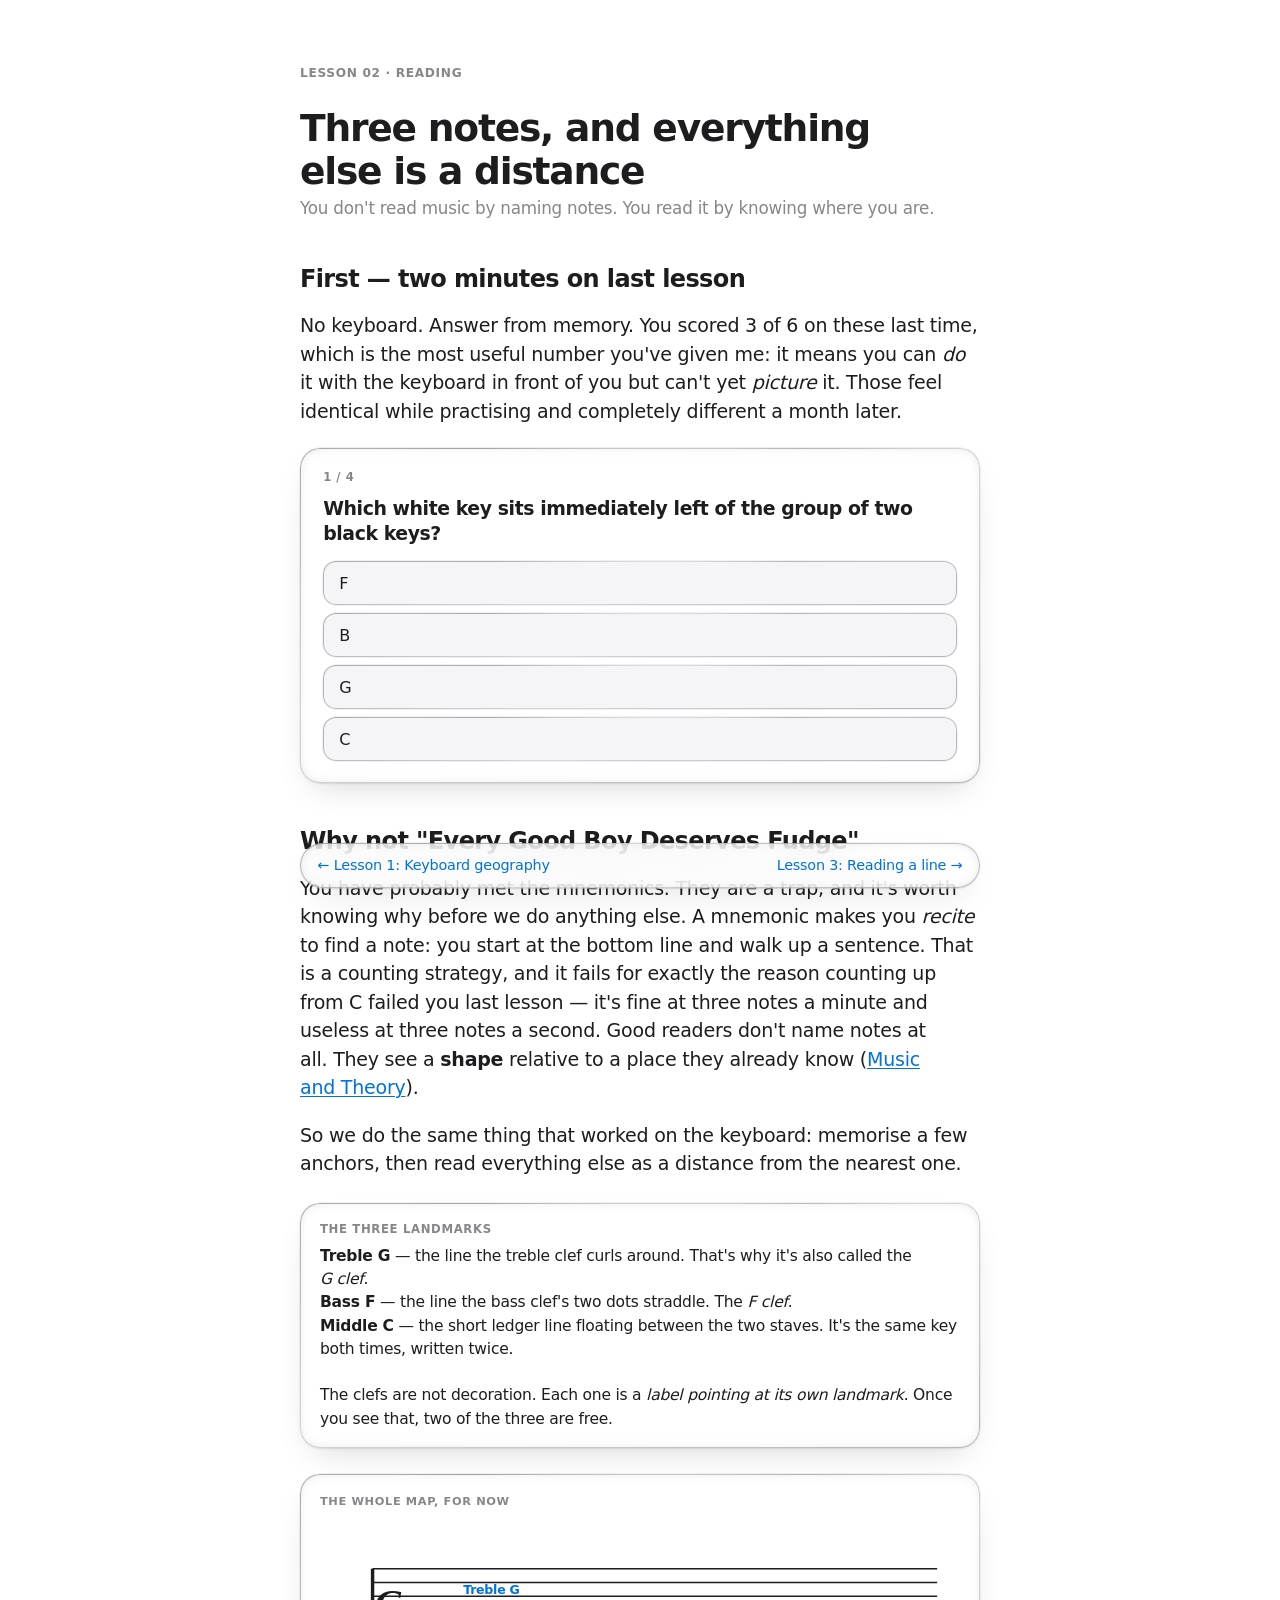
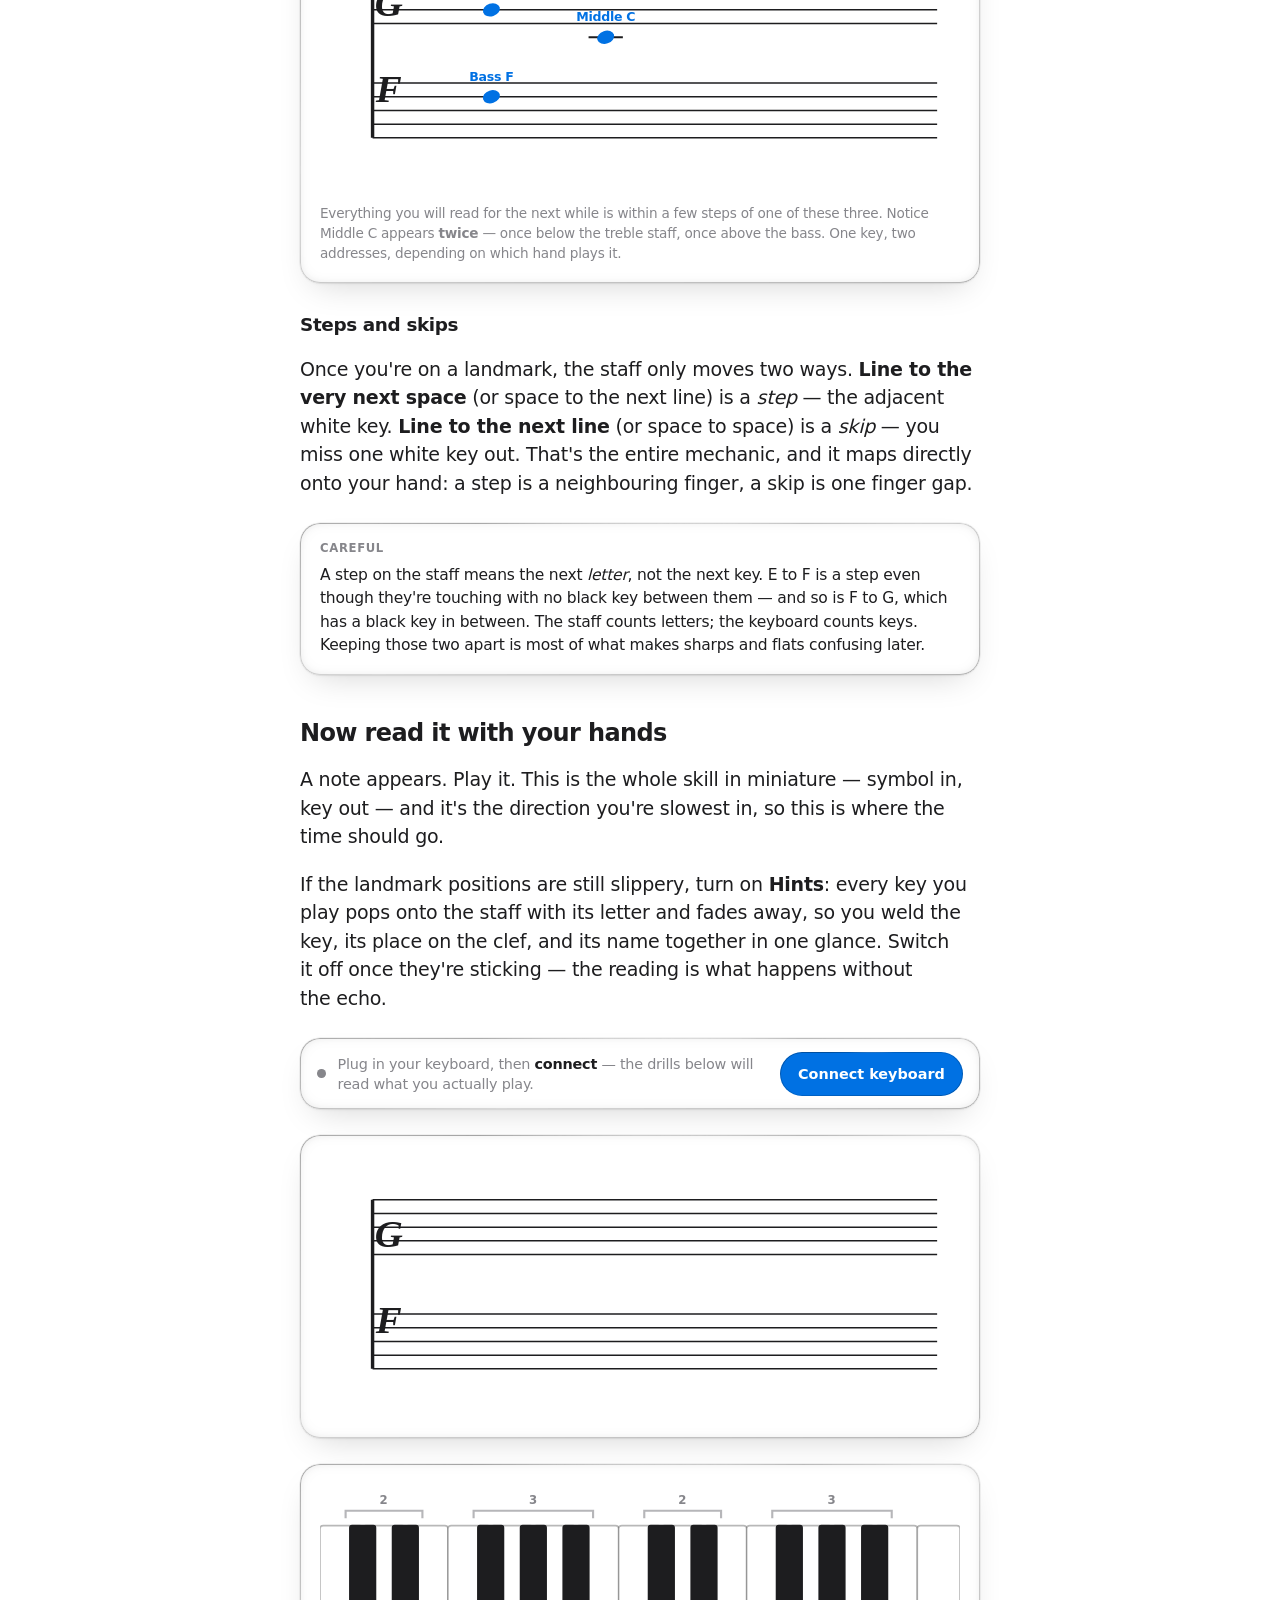
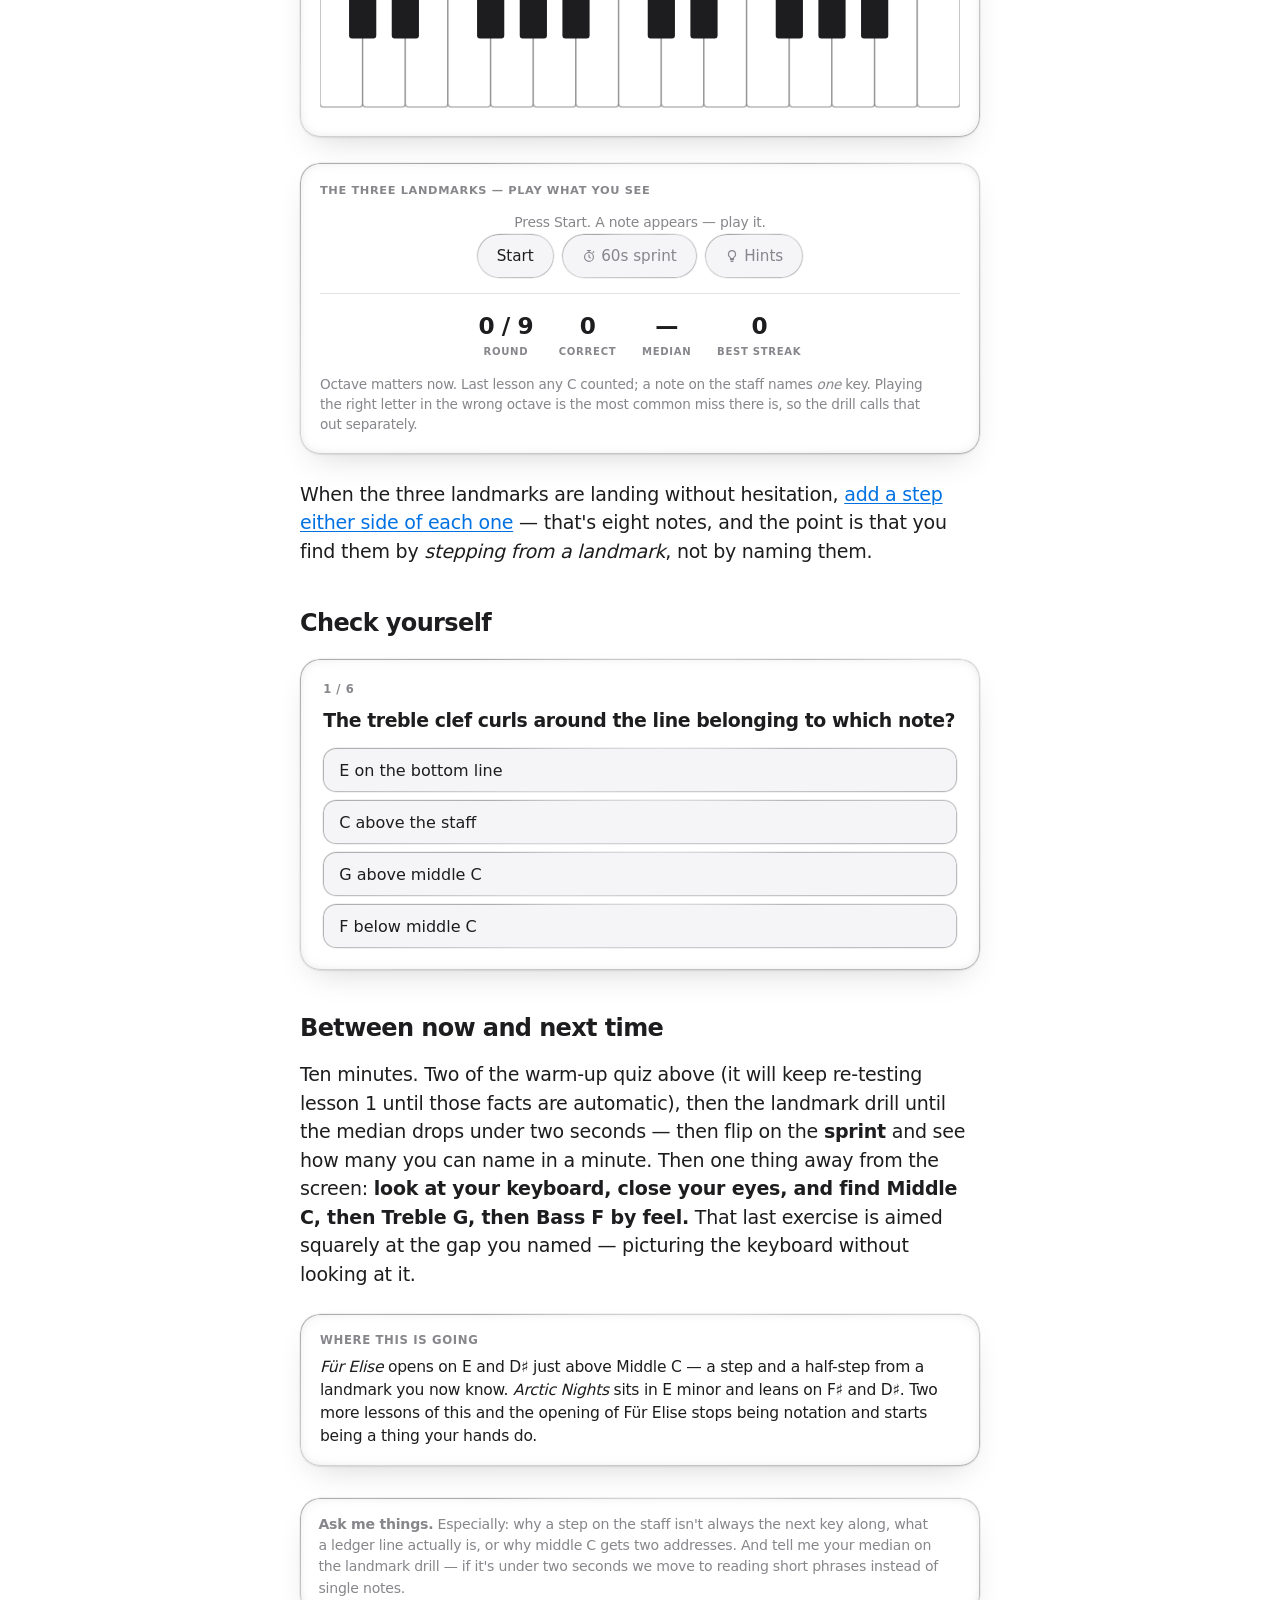
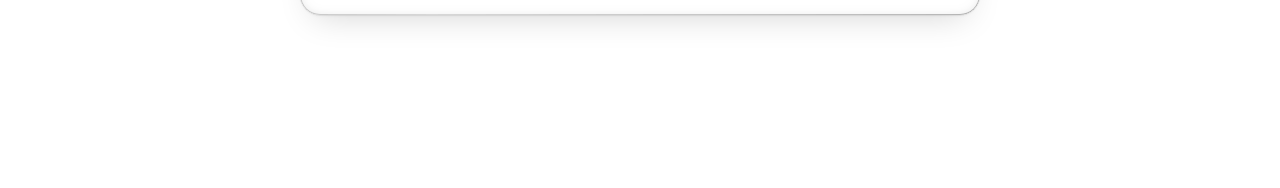
<file: lessons/0002-staff-landmarks.html>
<!DOCTYPE html>
<html lang="en">
<head>
<meta charset="utf-8">
<meta name="viewport" content="width=device-width, initial-scale=1, viewport-fit=cover">
<link rel="manifest" href="../manifest.json">
<link rel="apple-touch-icon" href="../icons/icon-180.png">
<meta name="theme-color" content="#ffffff" media="(prefers-color-scheme: light)">
<meta name="theme-color" content="#000000" media="(prefers-color-scheme: dark)">
<meta name="apple-mobile-web-app-capable" content="yes">
<meta name="mobile-web-app-capable" content="yes">
<meta name="apple-mobile-web-app-status-bar-style" content="black-translucent">
<meta name="apple-mobile-web-app-title" content="Piano">
<link rel="icon" href="../icons/icon-192.png">
<title>Lesson 2 · Staff Landmarks</title>
<link rel="stylesheet" href="../assets/style.css">
<script src="../assets/glass.js" defer></script>
<script src="../assets/midi.js"></script>
<script src="../assets/keyboard.js"></script>
<script src="../assets/staff.js"></script>
<script src="../assets/drillcore.js"></script>
<script src="../assets/staffdrill.js"></script>
<script src="../assets/quiz.js"></script>
</head>
<body>

<div class="kicker">Lesson 02 · Reading</div>
<h1>Three notes, and everything else is a distance</h1>
<p class="subtitle">You don't read music by naming notes. You read it by knowing
where you are.</p>

<h2>First — two minutes on last lesson</h2>

<p>No keyboard. Answer from memory. You scored 3 of 6 on these last time, which
is the most useful number you've given me: it means you can <em>do</em> it with
the keyboard in front of you but can't yet <em>picture</em> it. Those feel
identical while practising and completely different a month later.</p>

<div class="retrieval-quiz" data-quiz="warmup"></div>

<script type="application/json" id="warmup">
[
  { "q": "Which white key sits immediately left of the group of two black keys?",
    "a": "C", "choices": ["C", "F", "G", "B"] },
  { "q": "Which white key sits immediately left of the group of three black keys?",
    "a": "F", "choices": ["F", "C", "E", "A"] },
  { "q": "Name the two pairs of white keys with no black key between them.",
    "a": "E–F and B–C", "choices": ["E–F and B–C", "F–G and C–D", "A–B and D–E", "G–A and E–F"] },
  { "q": "Sharp means the key one to the ___ ; flat means one to the ___ .",
    "a": "right, left", "choices": ["right, left", "left, right", "up, down", "black, white"] }
]
</script>

<h2>Why not "Every Good Boy Deserves Fudge"</h2>

<p>You have probably met the mnemonics. They are a trap, and it's worth knowing
why before we do anything else. A mnemonic makes you <em>recite</em> to find a
note: you start at the bottom line and walk up a sentence. That is a
counting strategy, and it fails for exactly the reason counting up from C failed
you last lesson — it's fine at three notes a minute and useless at three notes a
second. Good readers don't name notes at all. They see a <strong>shape</strong>
relative to a place they already know
(<a href="https://www.musicandtheory.com/how-to-read-music-using-intervals-and-landmark-notes-vs-mnemonics/">Music
and Theory</a>).</p>

<p>So we do the same thing that worked on the keyboard: memorise a few anchors,
then read everything else as a distance from the nearest one.</p>

<div class="callout">
  <span class="callout-label">The three landmarks</span>
  <strong>Treble G</strong> — the line the treble clef curls around. That's why
  it's also called the <em>G clef</em>.<br>
  <strong>Bass F</strong> — the line the bass clef's two dots straddle. The
  <em>F clef</em>.<br>
  <strong>Middle C</strong> — the short ledger line floating between the two
  staves. It's the same key both times, written twice.
  <br><br>
  The clefs are not decoration. Each one is a <em>label pointing at its own
  landmark</em>. Once you see that, two of the three are free.
</div>

<div id="staff-map"
     data-staff
     data-clefs="both"
     data-landmarks="true"
     data-title="The whole map, for now"
     data-caption="Everything you will read for the next while is within a few steps of one of these three. Notice Middle C appears <strong>twice</strong> — once below the treble staff, once above the bass. One key, two addresses, depending on which hand plays it."></div>

<h3>Steps and skips</h3>

<p>Once you're on a landmark, the staff only moves two ways. <strong>Line to the
very next space</strong> (or space to the next line) is a <em>step</em> — the
adjacent white key. <strong>Line to the next line</strong> (or space to space) is
a <em>skip</em> — you miss one white key out. That's the entire mechanic, and it
maps directly onto your hand: a step is a neighbouring finger, a skip is one
finger gap.</p>

<div class="callout">
  <span class="callout-label">Careful</span>
  A step on the staff means the next <em>letter</em>, not the next key. E to F is
  a step even though they're touching with no black key between them — and so is
  F to G, which has a black key in between. The staff counts letters; the
  keyboard counts keys. Keeping those two apart is most of what makes sharps and
  flats confusing later.
</div>

<h2>Now read it with your hands</h2>

<p>A note appears. Play it. This is the whole skill in miniature — symbol in,
key out — and it's the direction you're slowest in, so this is where the time
should go.</p>

<p>If the landmark positions are still slippery, turn on <strong>Hints</strong>:
every key you play pops onto the staff with its letter and fades away, so you
weld the key, its place on the clef, and its name together in one glance. Switch
it off once they're sticking — the reading is what happens without the echo.</p>

<div data-midi-bar data-diag="../diag.html"></div>

<div id="staff-drill" data-staff data-clefs="both"></div>

<div id="kb-fb"
     data-keyboard
     data-from="48"
     data-octaves="2"
     data-labels="none"
     data-groups="true"
     data-interactive="true"></div>

<div data-staffdrill
     data-staff="staff-drill"
     data-kb="kb-fb"
     data-pool="landmarks"
     data-rounds="9"
     data-title="The three landmarks — play what you see"
     data-caption="Octave matters now. Last lesson any C counted; a note on the staff names <em>one</em> key. Playing the right letter in the wrong octave is the most common miss there is, so the drill calls that out separately."></div>

<p>When the three landmarks are landing without hesitation,
<a href="#" onclick="widenPool(event)">add a step either side of each one</a> —
that's eight notes, and the point is that you find them by
<em>stepping from a landmark</em>, not by naming them.</p>

<h2>Check yourself</h2>

<div class="retrieval-quiz" data-quiz="staff-quiz"></div>

<script type="application/json" id="staff-quiz">
[
  { "q": "The treble clef curls around the line belonging to which note?",
    "a": "G above middle C", "choices": ["G above middle C", "F below middle C", "C above the staff", "E on the bottom line"] },
  { "q": "The two dots of the bass clef sit either side of which note's line?",
    "a": "F below middle C", "choices": ["F below middle C", "G above middle C", "A below the staff", "D on the middle line"] },
  { "q": "A note moves from a line to the space directly above it. That is a:",
    "a": "Step to the next letter", "choices": ["Step to the next letter", "Skip over one letter", "Jump of one octave", "Move to a black key"] },
  { "q": "A note moves from one line to the very next line up. That is a:",
    "a": "Skip over one letter", "choices": ["Skip over one letter", "Step to the next letter", "Repeat of the same note", "Change of clef"] },
  { "q": "Why does middle C get drawn in two different places?",
    "a": "One place per staff", "choices": ["One place per staff", "It is two different keys", "It marks the tempo", "It is always a ledger"] },
  { "q": "You meet a note you don't recognise. What is the fastest move?",
    "a": "Step from nearest landmark", "choices": ["Step from nearest landmark", "Recite up from the bottom", "Guess from the shape", "Count every line up"] }
]
</script>

<h2>Between now and next time</h2>

<p>Ten minutes. Two of the warm-up quiz above (it will keep re-testing lesson 1
until those facts are automatic), then the landmark drill until the median drops
under two seconds — then flip on the <strong>sprint</strong> and see how many
you can name in a minute. Then one thing away from the screen: <strong>look at your
keyboard, close your eyes, and find Middle C, then Treble G, then Bass F by
feel.</strong> That last exercise is aimed squarely at the gap you named —
picturing the keyboard without looking at it.</p>

<div class="callout">
  <span class="callout-label">Where this is going</span>
  <em>Für Elise</em> opens on E and D♯ just above Middle C — a step and a
  half-step from a landmark you now know. <em>Arctic Nights</em> sits in E minor
  and leans on F♯ and D♯. Two more lessons of this and the opening of Für Elise
  stops being notation and starts being a thing your hands do.
</div>

<div class="ask-agent">
  <strong>Ask me things.</strong> Especially: why a step on the staff isn't
  always the next key along, what a ledger line actually is, or why middle C
  gets two addresses. And tell me your median on the landmark drill — if it's
  under two seconds we move to reading short phrases instead of single notes.
</div>

<div class="nav">
  <span><a href="0001-keyboard-geography.html">← Lesson 1: Keyboard geography</a></span>
  <span><a href="0003-single-hand-reading.html">Lesson 3: Reading a line →</a></span>
</div>

<script>
function widenPool(e) {
  e.preventDefault();
  var d = document.querySelector('[data-staffdrill]');
  d.setAttribute("data-pool", "steps");
  d.setAttribute("data-rounds", "12");
  d.setAttribute("data-title", "Landmarks, plus one step either side");
  d.setAttribute("data-caption", "Eight notes now. Do not name them — land on the nearest landmark and step. Naming is the slow path and it will not scale.");
  StaffDrill.build(d);
  d.scrollIntoView({ behavior: "smooth", block: "center" });
}
</script>

</body>
</html>
</file>
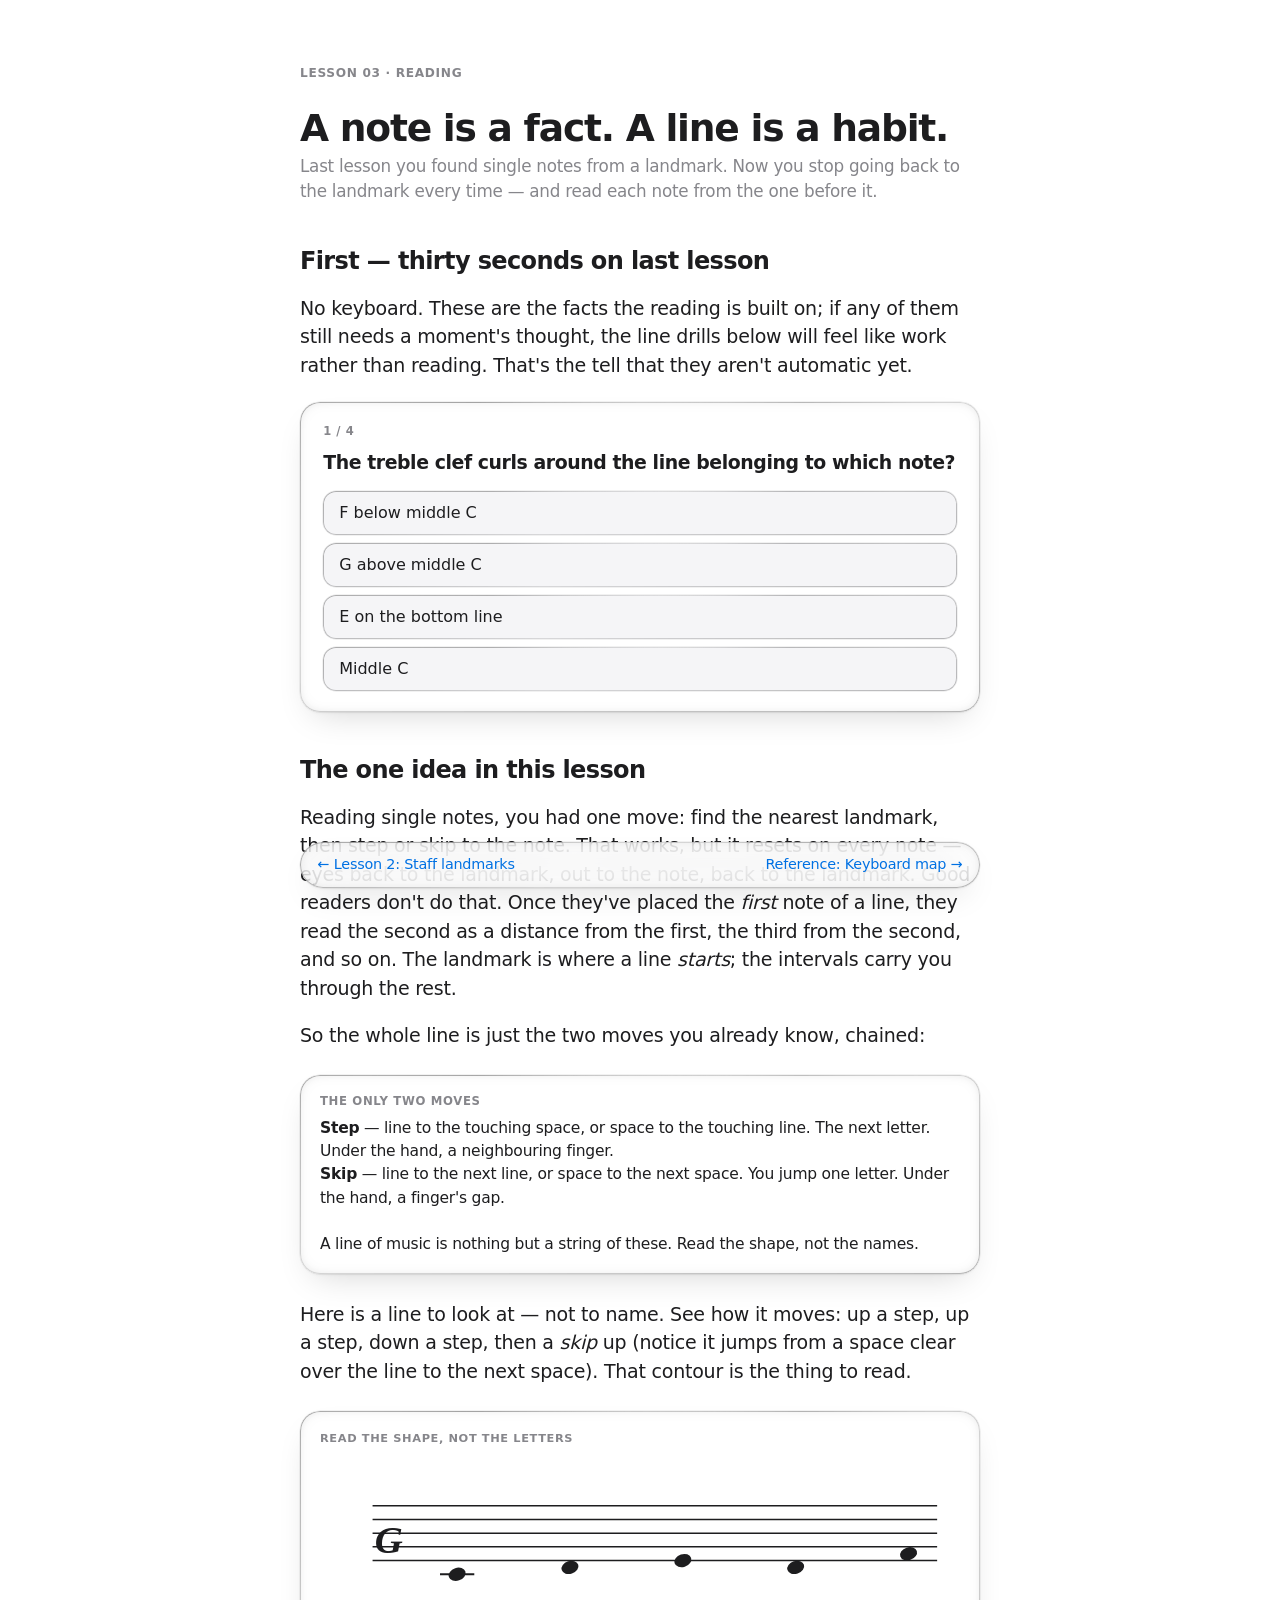
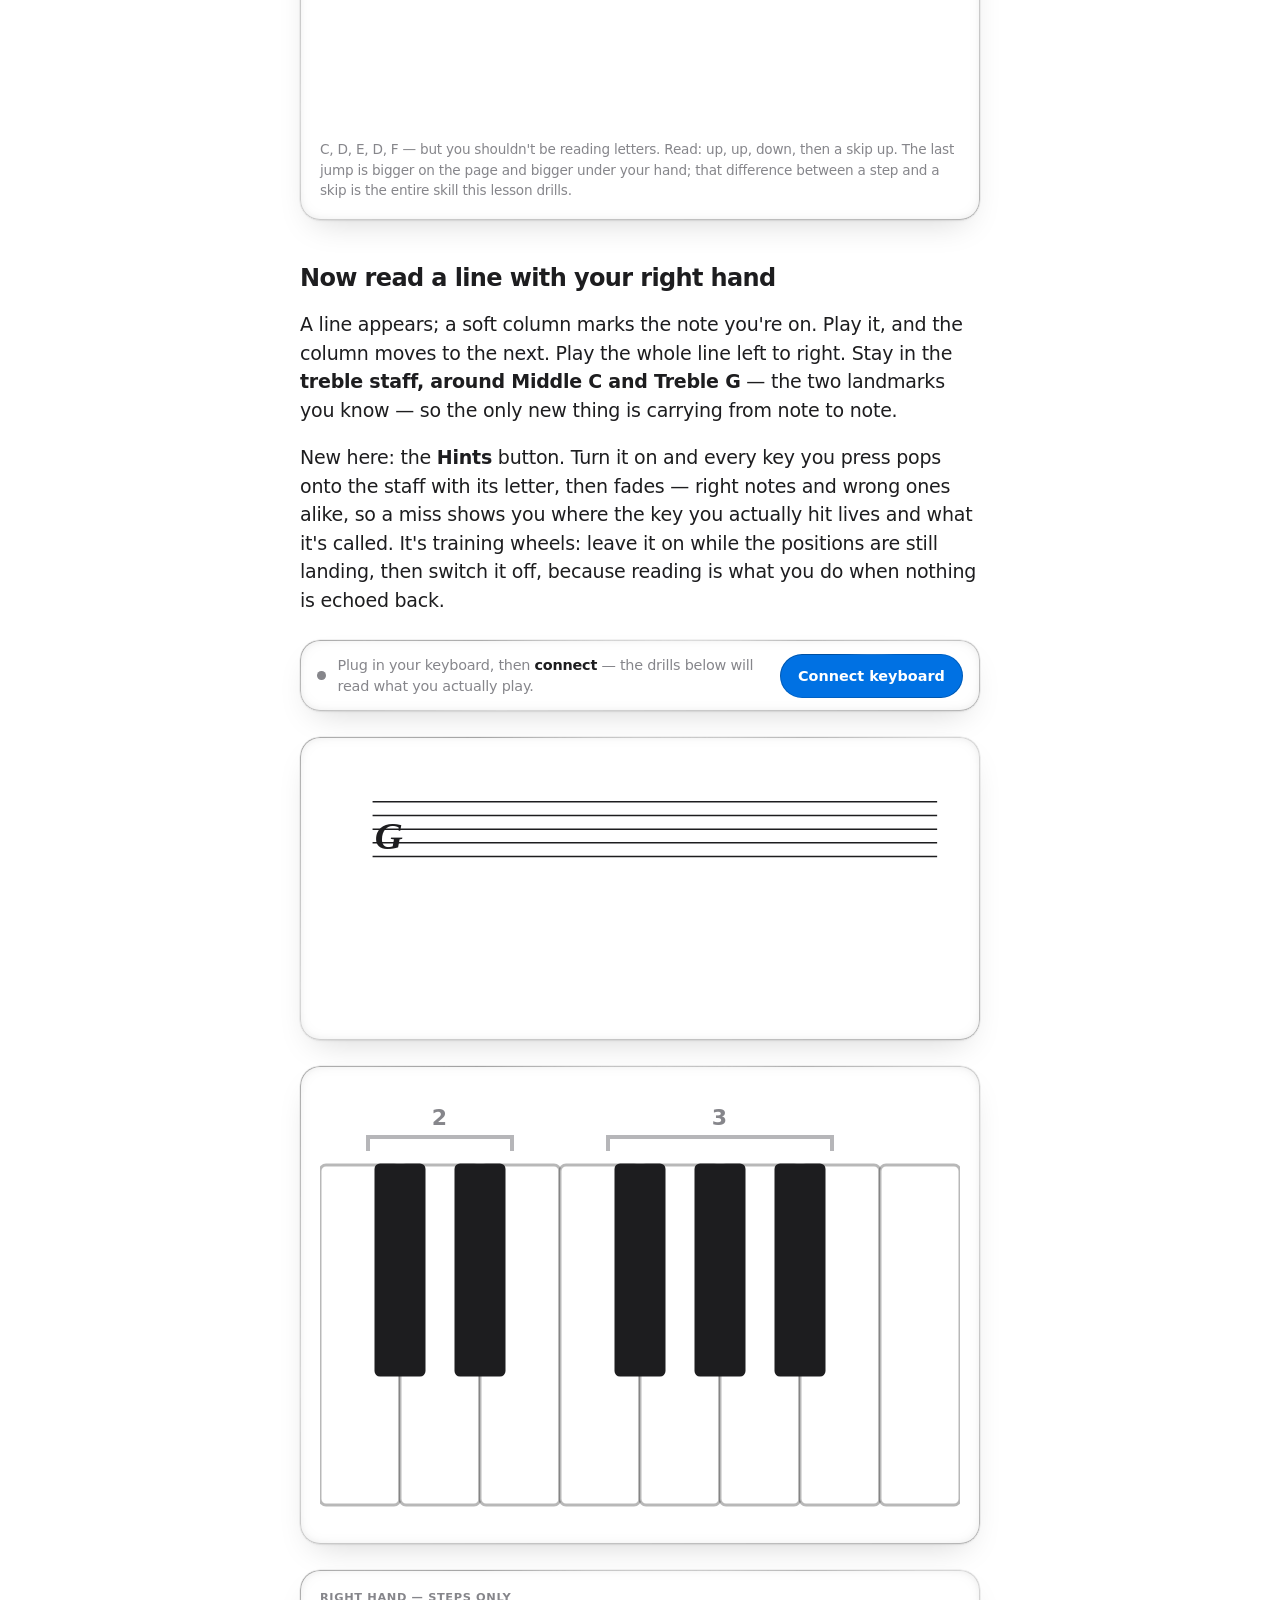
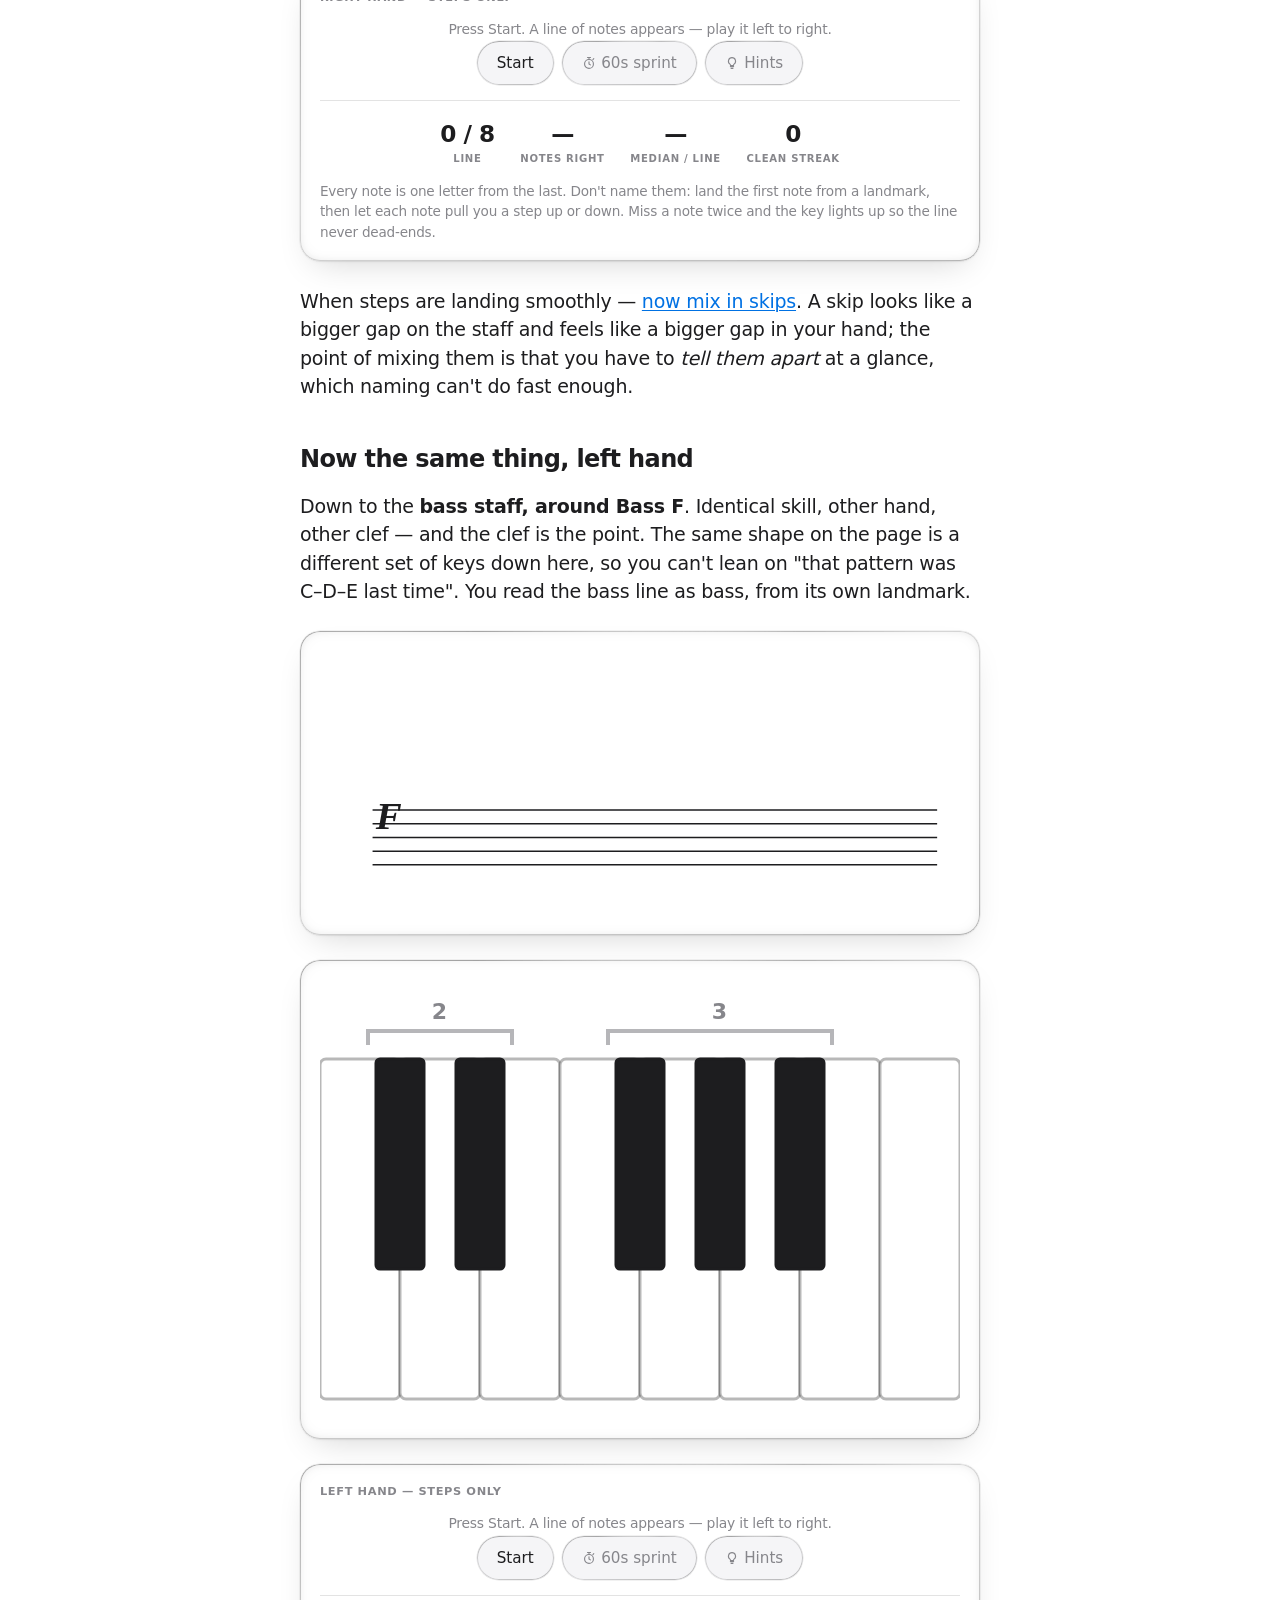
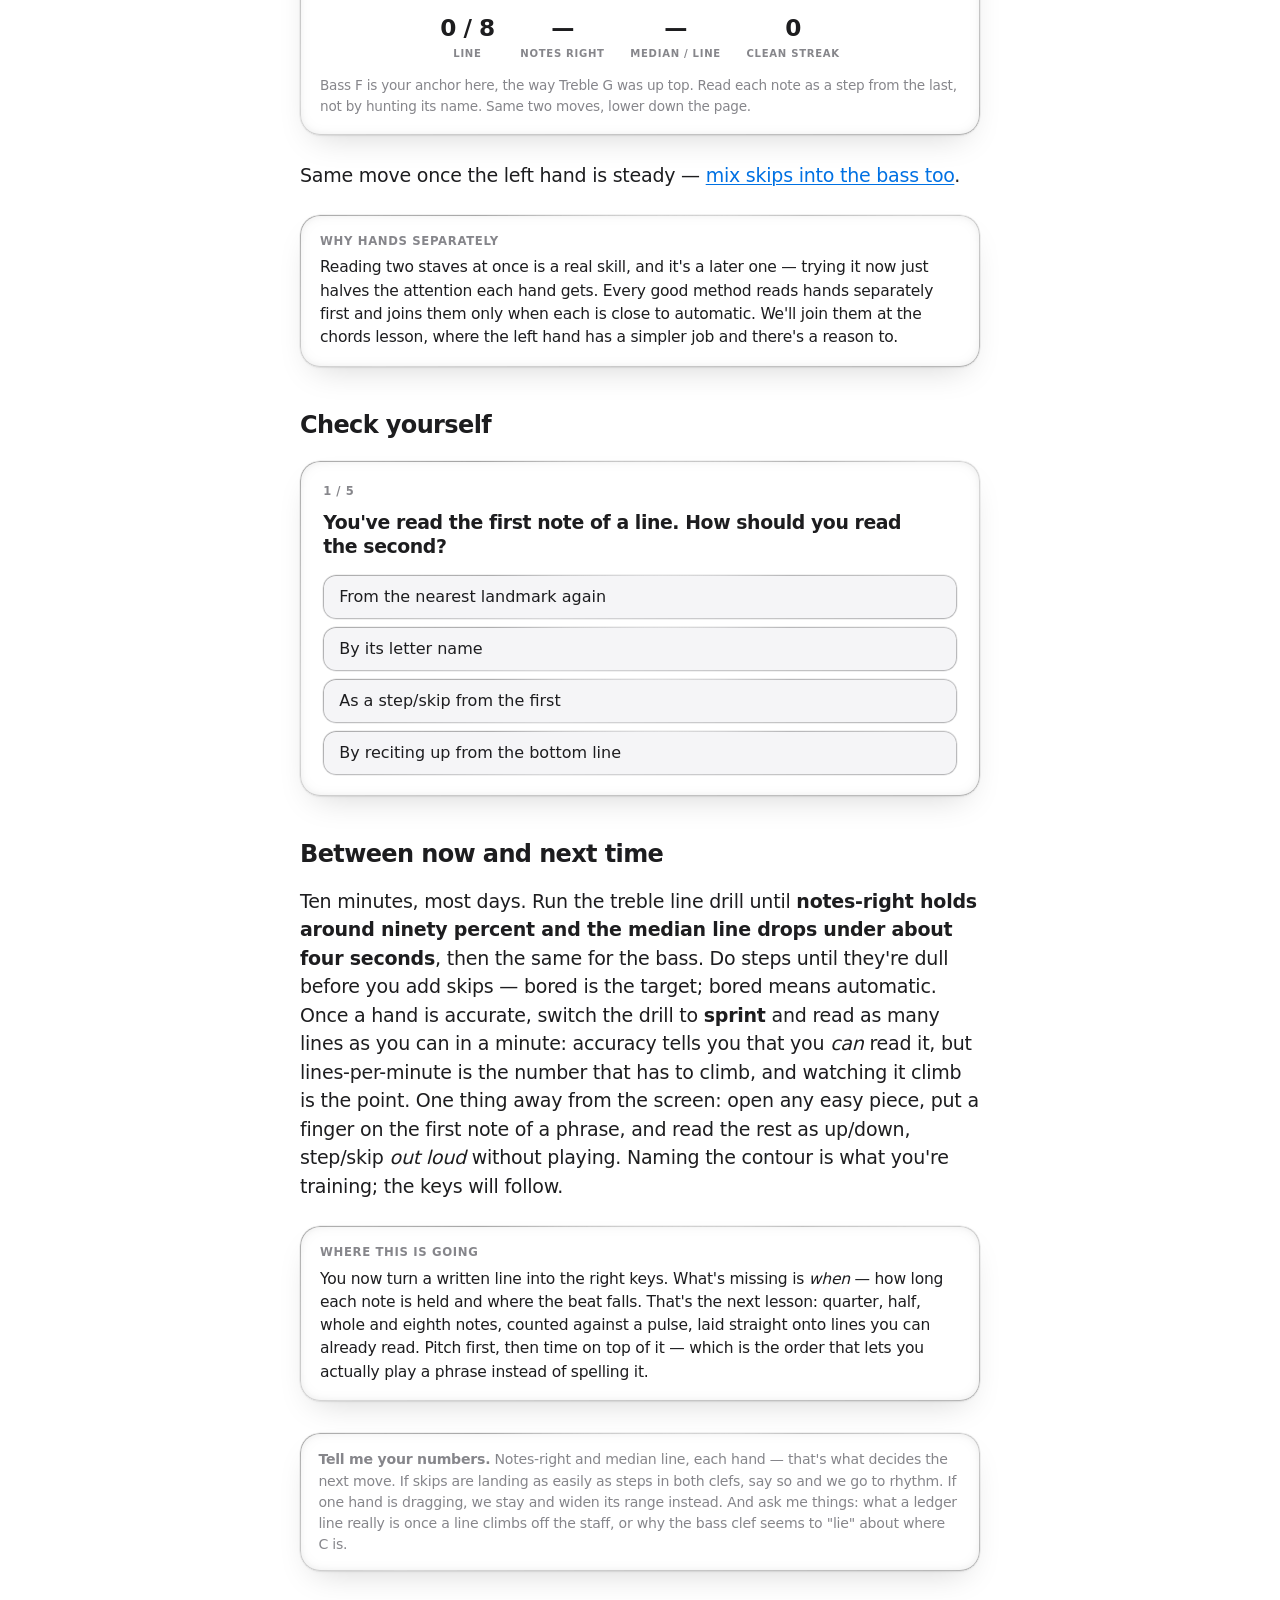
<file: lessons/0003-single-hand-reading.html>
<!DOCTYPE html>
<html lang="en">
<head>
<meta charset="utf-8">
<meta name="viewport" content="width=device-width, initial-scale=1, viewport-fit=cover">
<link rel="manifest" href="../manifest.json">
<link rel="apple-touch-icon" href="../icons/icon-180.png">
<meta name="theme-color" content="#ffffff" media="(prefers-color-scheme: light)">
<meta name="theme-color" content="#000000" media="(prefers-color-scheme: dark)">
<meta name="apple-mobile-web-app-capable" content="yes">
<meta name="mobile-web-app-capable" content="yes">
<meta name="apple-mobile-web-app-status-bar-style" content="black-translucent">
<meta name="apple-mobile-web-app-title" content="Piano">
<link rel="icon" href="../icons/icon-192.png">
<title>Lesson 3 · Reading a line</title>
<link rel="stylesheet" href="../assets/style.css">
<script src="../assets/glass.js" defer></script>
<script src="../assets/midi.js"></script>
<script src="../assets/keyboard.js"></script>
<script src="../assets/staff.js"></script>
<script src="../assets/drillcore.js"></script>
<script src="../assets/staffdrill.js"></script>
<script src="../assets/quiz.js"></script>
</head>
<body>

<div class="kicker">Lesson 03 · Reading</div>
<h1>A note is a fact. A line is a habit.</h1>
<p class="subtitle">Last lesson you found single notes from a landmark. Now you
stop going back to the landmark every time — and read each note from the one
before it.</p>

<h2>First — thirty seconds on last lesson</h2>

<p>No keyboard. These are the facts the reading is built on; if any of them still
needs a moment's thought, the line drills below will feel like work rather than
reading. That's the tell that they aren't automatic yet.</p>

<div class="retrieval-quiz" data-quiz="warmup"></div>

<script type="application/json" id="warmup">
[
  { "q": "The treble clef curls around the line belonging to which note?",
    "a": "G above middle C", "choices": ["G above middle C", "F below middle C", "Middle C", "E on the bottom line"] },
  { "q": "The two dots of the bass clef straddle which note's line?",
    "a": "F below middle C", "choices": ["F below middle C", "G above middle C", "Middle C", "A below the staff"] },
  { "q": "Line to the very next space is a ___ ; line to the next line is a ___ .",
    "a": "step, skip", "choices": ["step, skip", "skip, step", "octave, step", "skip, octave"] },
  { "q": "A step on the staff always moves to the next:",
    "a": "Letter", "choices": ["Letter", "Key", "Black key", "Octave"] }
]
</script>

<h2>The one idea in this lesson</h2>

<p>Reading single notes, you had one move: find the nearest landmark, then step
or skip to the note. That works, but it resets on every note — eyes back to the
landmark, out to the note, back to the landmark. Good readers don't do that. Once
they've placed the <em>first</em> note of a line, they read the second as a
distance from the first, the third from the second, and so on. The landmark is
where a line <em>starts</em>; the intervals carry you through the rest.</p>

<p>So the whole line is just the two moves you already know, chained:</p>

<div class="callout">
  <span class="callout-label">The only two moves</span>
  <strong>Step</strong> — line to the touching space, or space to the touching
  line. The next letter. Under the hand, a neighbouring finger.<br>
  <strong>Skip</strong> — line to the next line, or space to the next space. You
  jump one letter. Under the hand, a finger's gap.<br>
  <br>
  A line of music is nothing but a string of these. Read the shape, not the
  names.
</div>

<p>Here is a line to look at — not to name. See how it moves: up a step, up a
step, down a step, then a <em>skip</em> up (notice it jumps from a space clear
over the line to the next space). That contour is the thing to read.</p>

<div id="demo-line" data-staff data-clefs="treble"
     data-title="Read the shape, not the letters"
     data-caption="C, D, E, D, F — but you shouldn't be reading letters. Read: up, up, down, then a skip up. The last jump is bigger on the page and bigger under your hand; that difference between a step and a skip is the entire skill this lesson drills."></div>

<h2>Now read a line with your right hand</h2>

<p>A line appears; a soft column marks the note you're on. Play it, and the column
moves to the next. Play the whole line left to right. Stay in the <strong>treble
staff, around Middle C and Treble G</strong> — the two landmarks you know — so the
only new thing is carrying from note to note.</p>

<p>New here: the <strong>Hints</strong> button. Turn it on and every key you
press pops onto the staff with its letter, then fades — right notes and wrong
ones alike, so a miss shows you where the key you actually hit lives and what it's
called. It's training wheels: leave it on while the positions are still landing,
then switch it off, because reading is what you do when nothing is echoed back.</p>

<div data-midi-bar data-diag="../diag.html"></div>

<div id="treble-staff" data-staff data-clefs="treble"></div>

<div id="treble-kb"
     data-keyboard
     data-from="60"
     data-octaves="1"
     data-labels="none"
     data-groups="true"
     data-interactive="true"></div>

<div id="treble-drill" data-staffdrill
     data-staff="treble-staff"
     data-kb="treble-kb"
     data-pool="treble-steps"
     data-rounds="8"
     data-title="Right hand — steps only"
     data-caption="Every note is one letter from the last. Don't name them: land the first note from a landmark, then let each note pull you a step up or down. Miss a note twice and the key lights up so the line never dead-ends."></div>

<p>When steps are landing smoothly —
<a href="#" onclick="addSkips(event, 'treble-drill')">now mix in skips</a>. A
skip looks like a bigger gap on the staff and feels like a bigger gap in your
hand; the point of mixing them is that you have to <em>tell them apart</em> at a
glance, which naming can't do fast enough.</p>

<h2>Now the same thing, left hand</h2>

<p>Down to the <strong>bass staff, around Bass F</strong>. Identical skill, other
hand, other clef — and the clef is the point. The same shape on the page is a
different set of keys down here, so you can't lean on "that pattern was C–D–E last
time". You read the bass line as bass, from its own landmark.</p>

<div id="bass-staff" data-staff data-clefs="bass"></div>

<div id="bass-kb"
     data-keyboard
     data-from="48"
     data-octaves="1"
     data-labels="none"
     data-groups="true"
     data-interactive="true"></div>

<div id="bass-drill" data-staffdrill
     data-staff="bass-staff"
     data-kb="bass-kb"
     data-pool="bass-steps"
     data-rounds="8"
     data-title="Left hand — steps only"
     data-caption="Bass F is your anchor here, the way Treble G was up top. Read each note as a step from the last, not by hunting its name. Same two moves, lower down the page."></div>

<p>Same move once the left hand is steady —
<a href="#" onclick="addSkips(event, 'bass-drill')">mix skips into the bass
too</a>.</p>

<div class="callout">
  <span class="callout-label">Why hands separately</span>
  Reading two staves at once is a real skill, and it's a later one — trying it now
  just halves the attention each hand gets. Every good method reads hands
  separately first and joins them only when each is close to automatic. We'll join
  them at the chords lesson, where the left hand has a simpler job and there's a
  reason to.
</div>

<h2>Check yourself</h2>

<div class="retrieval-quiz" data-quiz="reading-quiz"></div>

<script type="application/json" id="reading-quiz">
[
  { "q": "You've read the first note of a line. How should you read the second?",
    "a": "As a step/skip from the first", "choices": ["As a step/skip from the first", "From the nearest landmark again", "By reciting up from the bottom line", "By its letter name"] },
  { "q": "On the staff, a skip goes from a line to the:",
    "a": "Next line", "choices": ["Next line", "Touching space", "Same line", "Next clef"] },
  { "q": "The same written line in the bass clef gives you:",
    "a": "Different keys than in treble", "choices": ["Different keys than in treble", "The same keys as in treble", "Only black keys", "A faster tempo"] },
  { "q": "Under the hand, a step versus a skip is:",
    "a": "Neighbour finger vs a gap", "choices": ["Neighbour finger vs a gap", "Same finger twice", "Left hand vs right", "Loud vs soft"] },
  { "q": "Why read the right and left hands separately for now?",
    "a": "Each hand gets full attention", "choices": ["Each hand gets full attention", "The clefs are unrelated", "Only one hand can read", "It is faster to skip one"] }
]
</script>

<h2>Between now and next time</h2>

<p>Ten minutes, most days. Run the treble line drill until <strong>notes-right
holds around ninety percent and the median line drops under about four
seconds</strong>, then the same for the bass. Do steps until they're dull before
you add skips — bored is the target; bored means automatic. Once a hand is
accurate, switch the drill to <strong>sprint</strong> and read as many lines as
you can in a minute: accuracy tells you that you <em>can</em> read it, but
lines-per-minute is the number that has to climb, and watching it climb is the
point. One thing away from the screen: open any easy piece, put a finger on the
first note of a phrase, and read the rest as up/down, step/skip <em>out loud</em>
without playing. Naming the contour is what you're training; the keys will
follow.</p>

<div class="callout">
  <span class="callout-label">Where this is going</span>
  You now turn a written line into the right keys. What's missing is <em>when</em>
  — how long each note is held and where the beat falls. That's the next lesson:
  quarter, half, whole and eighth notes, counted against a pulse, laid straight
  onto lines you can already read. Pitch first, then time on top of it — which is
  the order that lets you actually play a phrase instead of spelling it.
</div>

<div class="ask-agent">
  <strong>Tell me your numbers.</strong> Notes-right and median line, each hand
  — that's what decides the next move. If skips are landing as easily as steps in
  both clefs, say so and we go to rhythm. If one hand is dragging, we stay and
  widen its range instead. And ask me things: what a ledger line really is once a
  line climbs off the staff, or why the bass clef seems to "lie" about where C is.
</div>

<div class="nav">
  <span><a href="0002-staff-landmarks.html">← Lesson 2: Staff landmarks</a></span>
  <span><a href="../reference/keyboard-map.html">Reference: Keyboard map →</a></span>
</div>

<script>
// Draw the illustrative line once the staff widget has built itself.
window.addEventListener("load", function () {
  var d = document.getElementById("demo-line");
  if (d && d.staff) {
    d.staff.phrase([
      { midi: 60, clef: "treble" }, { midi: 62, clef: "treble" },
      { midi: 64, clef: "treble" }, { midi: 62, clef: "treble" },
      { midi: 65, clef: "treble" }
    ]);
  }
});

// "Add skips" — swap a running steps drill for its skips pool and rebuild.
function addSkips(e, drillId) {
  e.preventDefault();
  var d = document.getElementById(drillId);
  var hand = drillId === "bass-drill" ? "Left" : "Right";
  d.setAttribute("data-pool", d.getAttribute("data-pool").replace("steps", "skips"));
  d.setAttribute("data-rounds", "10");
  d.setAttribute("data-title", hand + " hand — steps and skips mixed");
  d.setAttribute("data-caption", "Now some notes jump a letter. Read the size of the gap, not the name: touching = step, one line clear = skip. Telling them apart at a glance is the whole reason this is harder than steps alone.");
  window.StaffDrill.build(d);
  d.scrollIntoView({ behavior: "smooth", block: "center" });
}
</script>

</body>
</html>
</file>
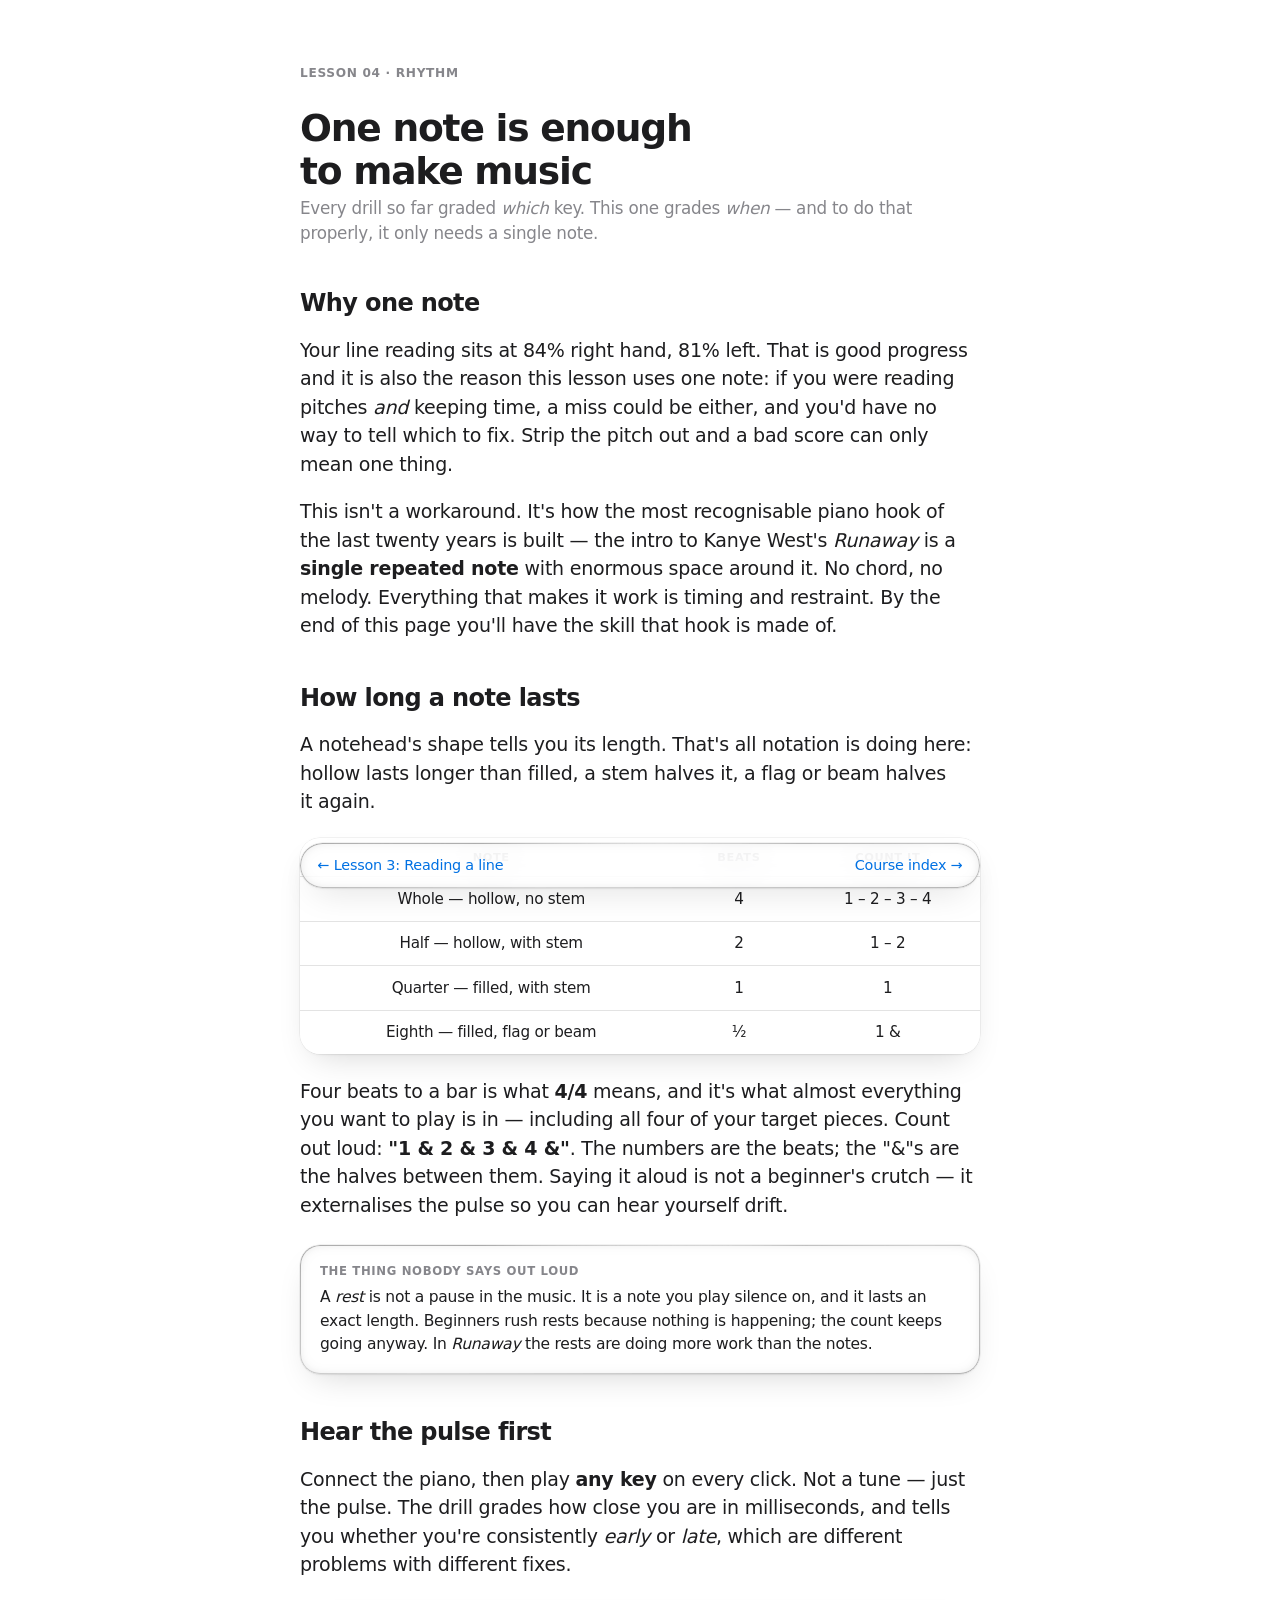
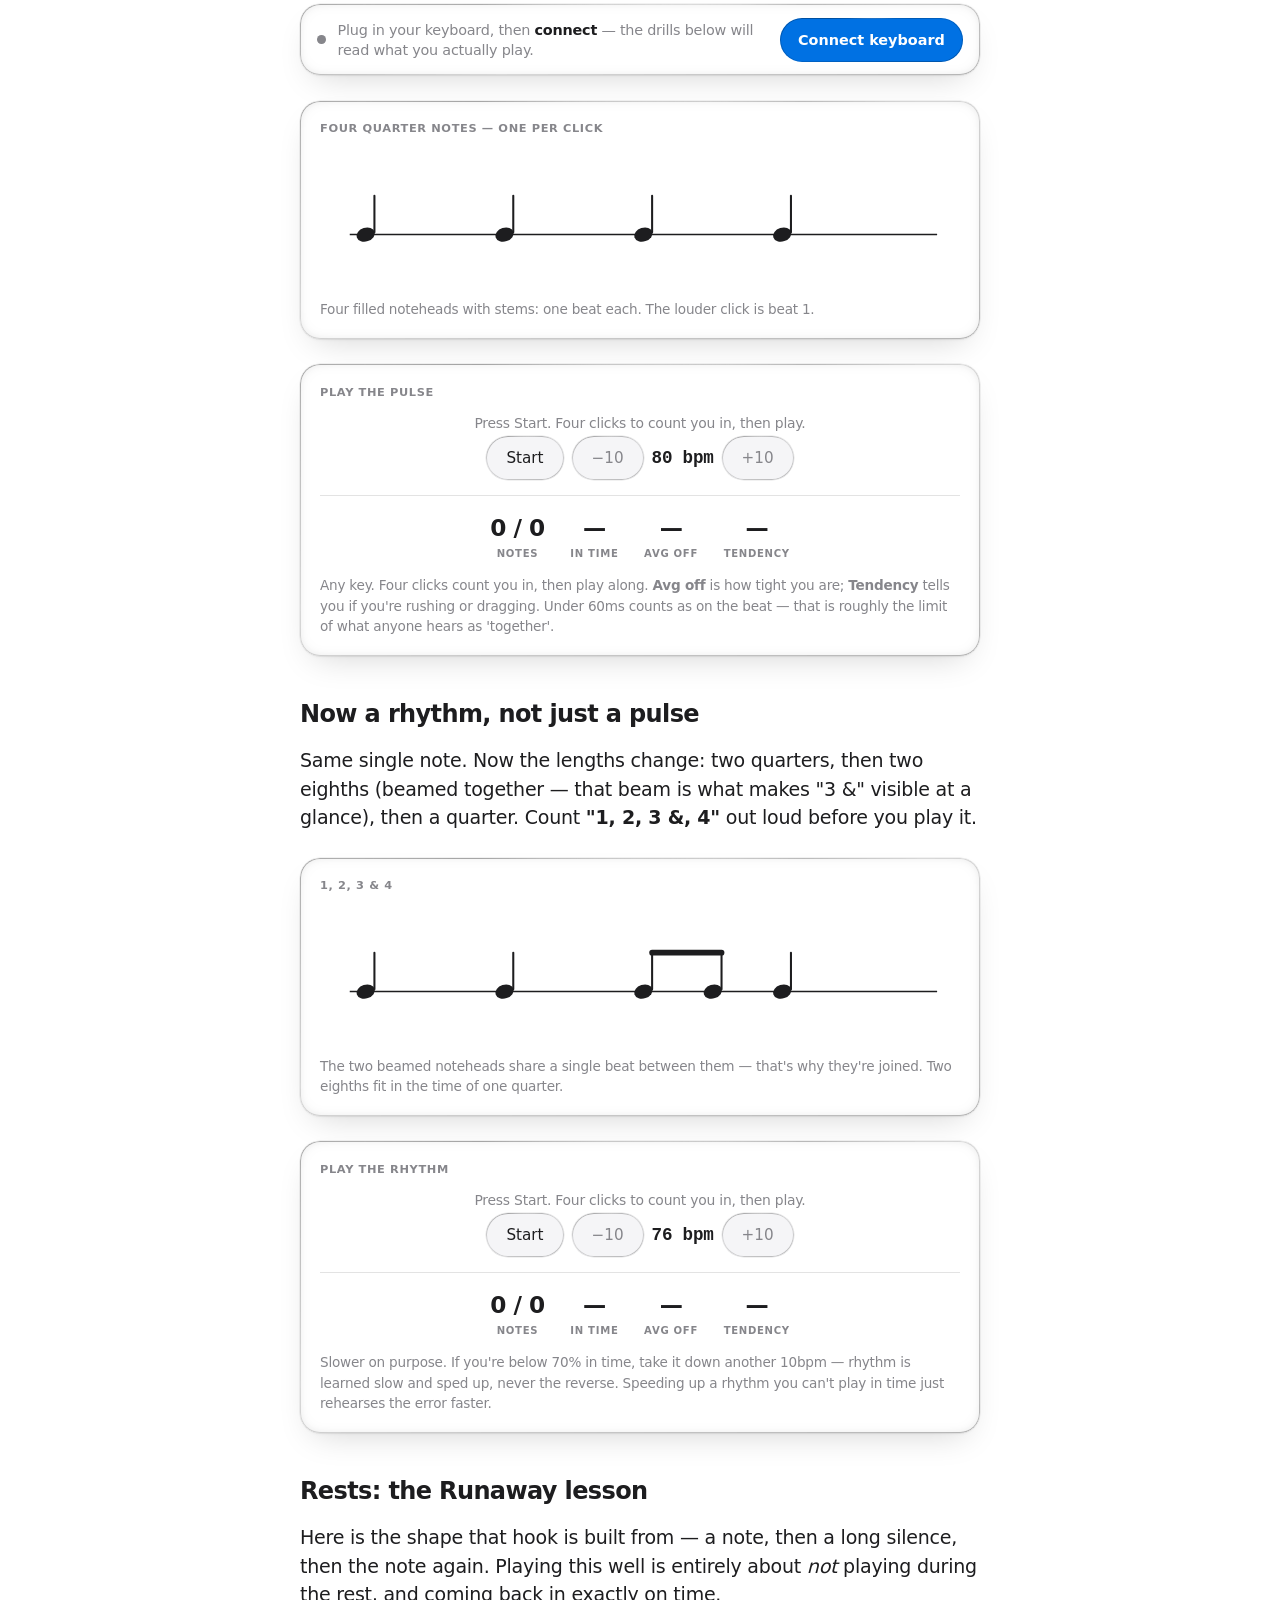
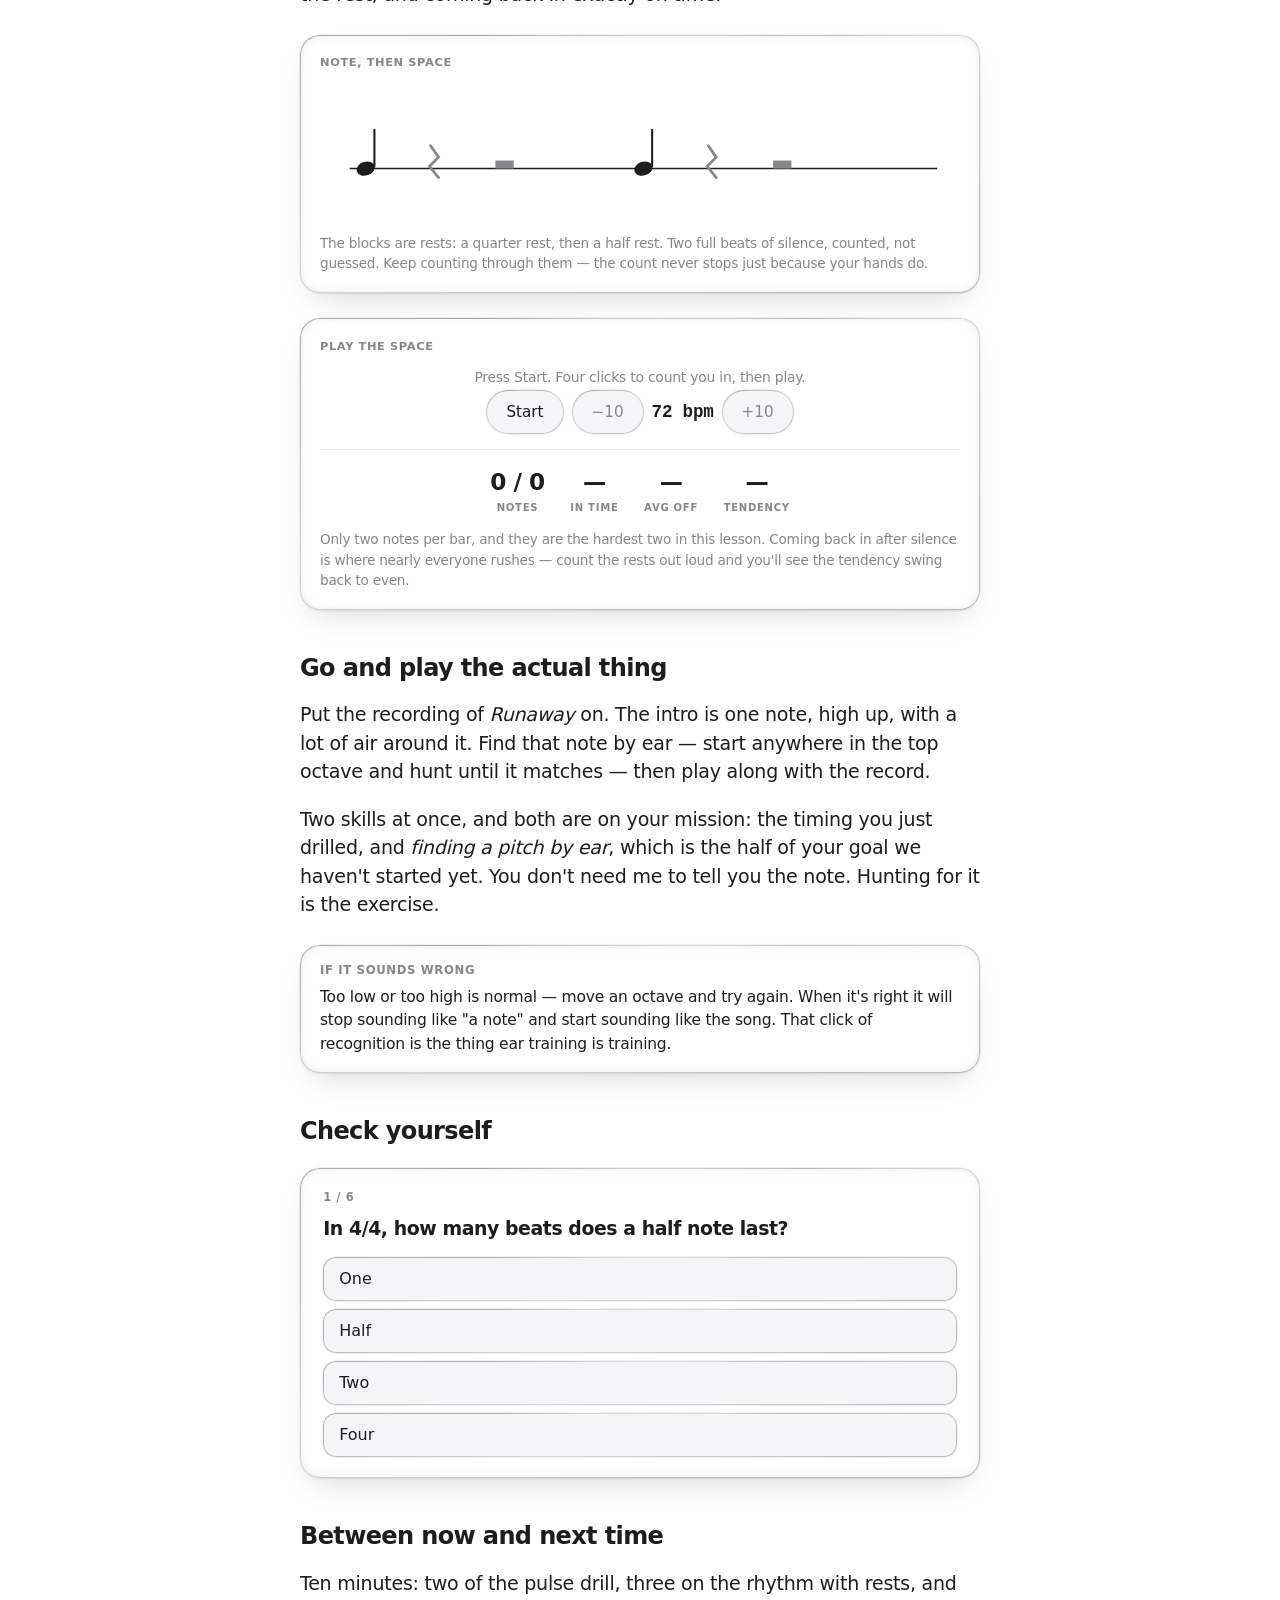
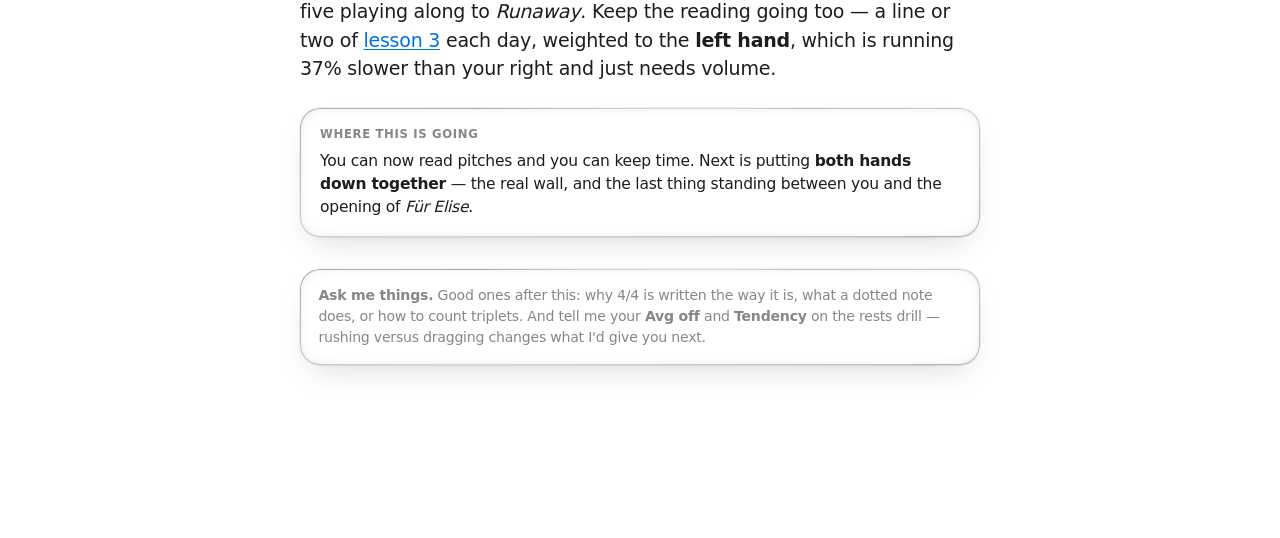
<file: lessons/0004-rhythm.html>
<!DOCTYPE html>
<html lang="en">
<head>
<meta charset="utf-8">
<meta name="viewport" content="width=device-width, initial-scale=1, viewport-fit=cover">
<link rel="manifest" href="../manifest.json">
<link rel="apple-touch-icon" href="../icons/icon-180.png">
<meta name="theme-color" content="#ffffff" media="(prefers-color-scheme: light)">
<meta name="theme-color" content="#000000" media="(prefers-color-scheme: dark)">
<meta name="apple-mobile-web-app-capable" content="yes">
<meta name="mobile-web-app-capable" content="yes">
<meta name="apple-mobile-web-app-status-bar-style" content="black-translucent">
<meta name="apple-mobile-web-app-title" content="Piano">
<link rel="icon" href="../icons/icon-192.png">
<title>Lesson 4 · Rhythm</title>
<link rel="stylesheet" href="../assets/style.css">
<script src="../assets/glass.js" defer></script>
<script src="../assets/midi.js"></script>
<script src="../assets/drillcore.js"></script>
<script src="../assets/rhythm.js"></script>
<script src="../assets/rhythmdrill.js"></script>
<script src="../assets/quiz.js"></script>
</head>
<body>

<div class="kicker">Lesson 04 · Rhythm</div>
<h1>One note is enough to make music</h1>
<p class="subtitle">Every drill so far graded <em>which</em> key. This one grades
<em>when</em> — and to do that properly, it only needs a single note.</p>

<h2>Why one note</h2>

<p>Your line reading sits at 84% right hand, 81% left. That is good progress and
it is also the reason this lesson uses one note: if you were reading pitches
<em>and</em> keeping time, a miss could be either, and you'd have no way to tell
which to fix. Strip the pitch out and a bad score can only mean one thing.</p>

<p>This isn't a workaround. It's how the most recognisable piano hook of the last
twenty years is built — the intro to Kanye West's <em>Runaway</em> is a
<strong>single repeated note</strong> with enormous space around it. No chord, no
melody. Everything that makes it work is timing and restraint. By the end of this
page you'll have the skill that hook is made of.</p>

<h2>How long a note lasts</h2>

<p>A notehead's shape tells you its length. That's all notation is doing here:
hollow lasts longer than filled, a stem halves it, a flag or beam halves it
again.</p>

<table>
  <tr><th>Note</th><th>Beats</th><th>Count it</th></tr>
  <tr><td>Whole — hollow, no stem</td><td>4</td><td>1 – 2 – 3 – 4</td></tr>
  <tr><td>Half — hollow, with stem</td><td>2</td><td>1 – 2</td></tr>
  <tr><td>Quarter — filled, with stem</td><td>1</td><td>1</td></tr>
  <tr><td>Eighth — filled, flag or beam</td><td>½</td><td>1 &amp;</td></tr>
</table>

<p>Four beats to a bar is what <strong>4/4</strong> means, and it's what almost
everything you want to play is in — including all four of your target pieces.
Count out loud: <strong>"1 &amp; 2 &amp; 3 &amp; 4 &amp;"</strong>. The numbers
are the beats; the "&amp;"s are the halves between them. Saying it aloud is not
a beginner's crutch — it externalises the pulse so you can hear yourself drift.</p>

<div class="callout">
  <span class="callout-label">The thing nobody says out loud</span>
  A <em>rest</em> is not a pause in the music. It is a note you play silence on,
  and it lasts an exact length. Beginners rush rests because nothing is
  happening; the count keeps going anyway. In <em>Runaway</em> the rests are
  doing more work than the notes.
</div>

<h2>Hear the pulse first</h2>

<p>Connect the piano, then play <strong>any key</strong> on every click. Not a
tune — just the pulse. The drill grades how close you are in milliseconds, and
tells you whether you're consistently <em>early</em> or <em>late</em>, which are
different problems with different fixes.</p>

<div data-midi-bar data-diag="../diag.html"></div>

<div id="r-pulse" data-rhythm data-pattern="q q q q"
     data-title="Four quarter notes — one per click"
     data-caption="Four filled noteheads with stems: one beat each. The louder click is beat 1."></div>

<div data-rhythmdrill
     data-rhythm="r-pulse"
     data-bpm="80"
     data-loops="2"
     data-title="Play the pulse"
     data-caption="Any key. Four clicks count you in, then play along. <strong>Avg off</strong> is how tight you are; <strong>Tendency</strong> tells you if you're rushing or dragging. Under 60ms counts as on the beat — that is roughly the limit of what anyone hears as 'together'."></div>

<h2>Now a rhythm, not just a pulse</h2>

<p>Same single note. Now the lengths change: two quarters, then two eighths
(beamed together — that beam is what makes "3 &amp;" visible at a glance), then
a quarter. Count <strong>"1, 2, 3 &amp;, 4"</strong> out loud before you play
it.</p>

<div id="r-mix" data-rhythm data-pattern="q q e e q"
     data-title="1, 2, 3 &amp; 4"
     data-caption="The two beamed noteheads share a single beat between them — that's why they're joined. Two eighths fit in the time of one quarter."></div>

<div data-rhythmdrill
     data-rhythm="r-mix"
     data-bpm="76"
     data-loops="2"
     data-title="Play the rhythm"
     data-caption="Slower on purpose. If you're below 70% in time, take it down another 10bpm — rhythm is learned slow and sped up, never the reverse. Speeding up a rhythm you can't play in time just rehearses the error faster."></div>

<h2>Rests: the Runaway lesson</h2>

<p>Here is the shape that hook is built from — a note, then a long silence, then
the note again. Playing this well is entirely about <em>not</em> playing during
the rest, and coming back in exactly on time.</p>

<div id="r-space" data-rhythm data-pattern="q rq rh q rq rh"
     data-title="Note, then space"
     data-caption="The blocks are rests: a quarter rest, then a half rest. Two full beats of silence, counted, not guessed. Keep counting through them — the count never stops just because your hands do."></div>

<div data-rhythmdrill
     data-rhythm="r-space"
     data-bpm="72"
     data-loops="2"
     data-title="Play the space"
     data-caption="Only two notes per bar, and they are the hardest two in this lesson. Coming back in after silence is where nearly everyone rushes — count the rests out loud and you'll see the tendency swing back to even."></div>

<h2>Go and play the actual thing</h2>

<p>Put the recording of <em>Runaway</em> on. The intro is one note, high up, with
a lot of air around it. Find that note by ear — start anywhere in the top octave
and hunt until it matches — then play along with the record.</p>

<p>Two skills at once, and both are on your mission: the timing you just drilled,
and <em>finding a pitch by ear</em>, which is the half of your goal we haven't
started yet. You don't need me to tell you the note. Hunting for it is the
exercise.</p>

<div class="callout">
  <span class="callout-label">If it sounds wrong</span>
  Too low or too high is normal — move an octave and try again. When it's right
  it will stop sounding like "a note" and start sounding like the song. That
  click of recognition is the thing ear training is training.
</div>

<h2>Check yourself</h2>

<div class="retrieval-quiz" data-quiz="rhythm-quiz"></div>

<script type="application/json" id="rhythm-quiz">
[
  { "q": "In 4/4, how many beats does a half note last?",
    "a": "Two", "choices": ["Two", "Four", "One", "Half"] },
  { "q": "Two eighth notes together last the same as one:",
    "a": "Quarter note", "choices": ["Quarter note", "Whole note", "Half note", "Eighth rest"] },
  { "q": "What does the beam joining two noteheads tell you?",
    "a": "They are eighths", "choices": ["They are eighths", "They are louder", "They are the same", "They are a chord"] },
  { "q": "During a rest, the counting should:",
    "a": "Carry on as normal", "choices": ["Carry on as normal", "Stop until the note", "Speed up slightly", "Slow down slightly"] },
  { "q": "Your notes land consistently 90ms before the click. You are:",
    "a": "Rushing the beat", "choices": ["Rushing the beat", "Dragging the beat", "Perfectly in time", "Playing too loudly"] },
  { "q": "You can't play a rhythm in time. The correct fix is to:",
    "a": "Slow the tempo down", "choices": ["Slow the tempo down", "Speed the tempo up", "Play it more loudly", "Skip to the next one"] }
]
</script>

<h2>Between now and next time</h2>

<p>Ten minutes: two of the pulse drill, three on the rhythm with rests, and five
playing along to <em>Runaway</em>. Keep the reading going too — a line or two of
<a href="0003-single-hand-reading.html">lesson 3</a> each day, weighted to the
<strong>left hand</strong>, which is running 37% slower than your right and just
needs volume.</p>

<div class="callout">
  <span class="callout-label">Where this is going</span>
  You can now read pitches and you can keep time. Next is putting <strong>both
  hands down together</strong> — the real wall, and the last thing standing
  between you and the opening of <em>Für Elise</em>.
</div>

<div class="ask-agent">
  <strong>Ask me things.</strong> Good ones after this: why 4/4 is written the way
  it is, what a dotted note does, or how to count triplets. And tell me your
  <strong>Avg off</strong> and <strong>Tendency</strong> on the rests drill —
  rushing versus dragging changes what I'd give you next.
</div>

<div class="nav">
  <span><a href="0003-single-hand-reading.html">← Lesson 3: Reading a line</a></span>
  <span><a href="../index.html">Course index →</a></span>
</div>

</body>
</html>
</file>
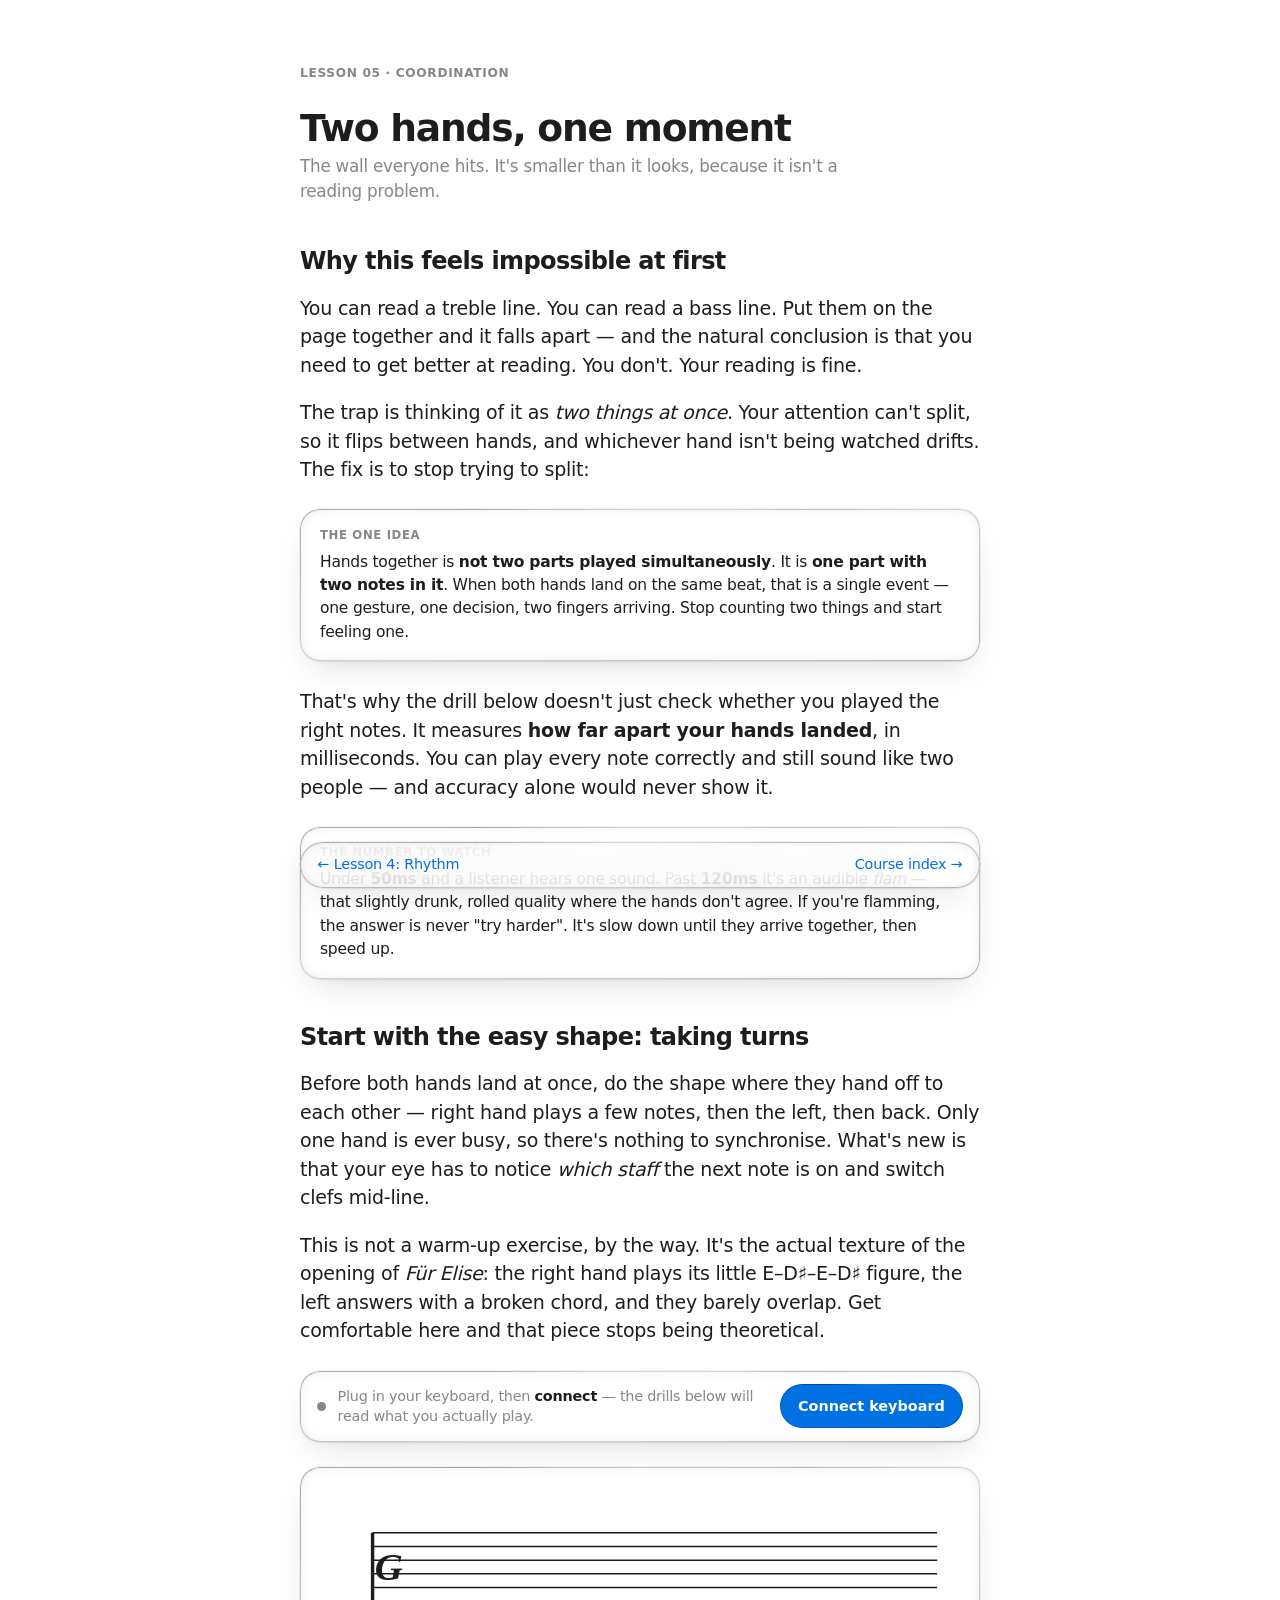
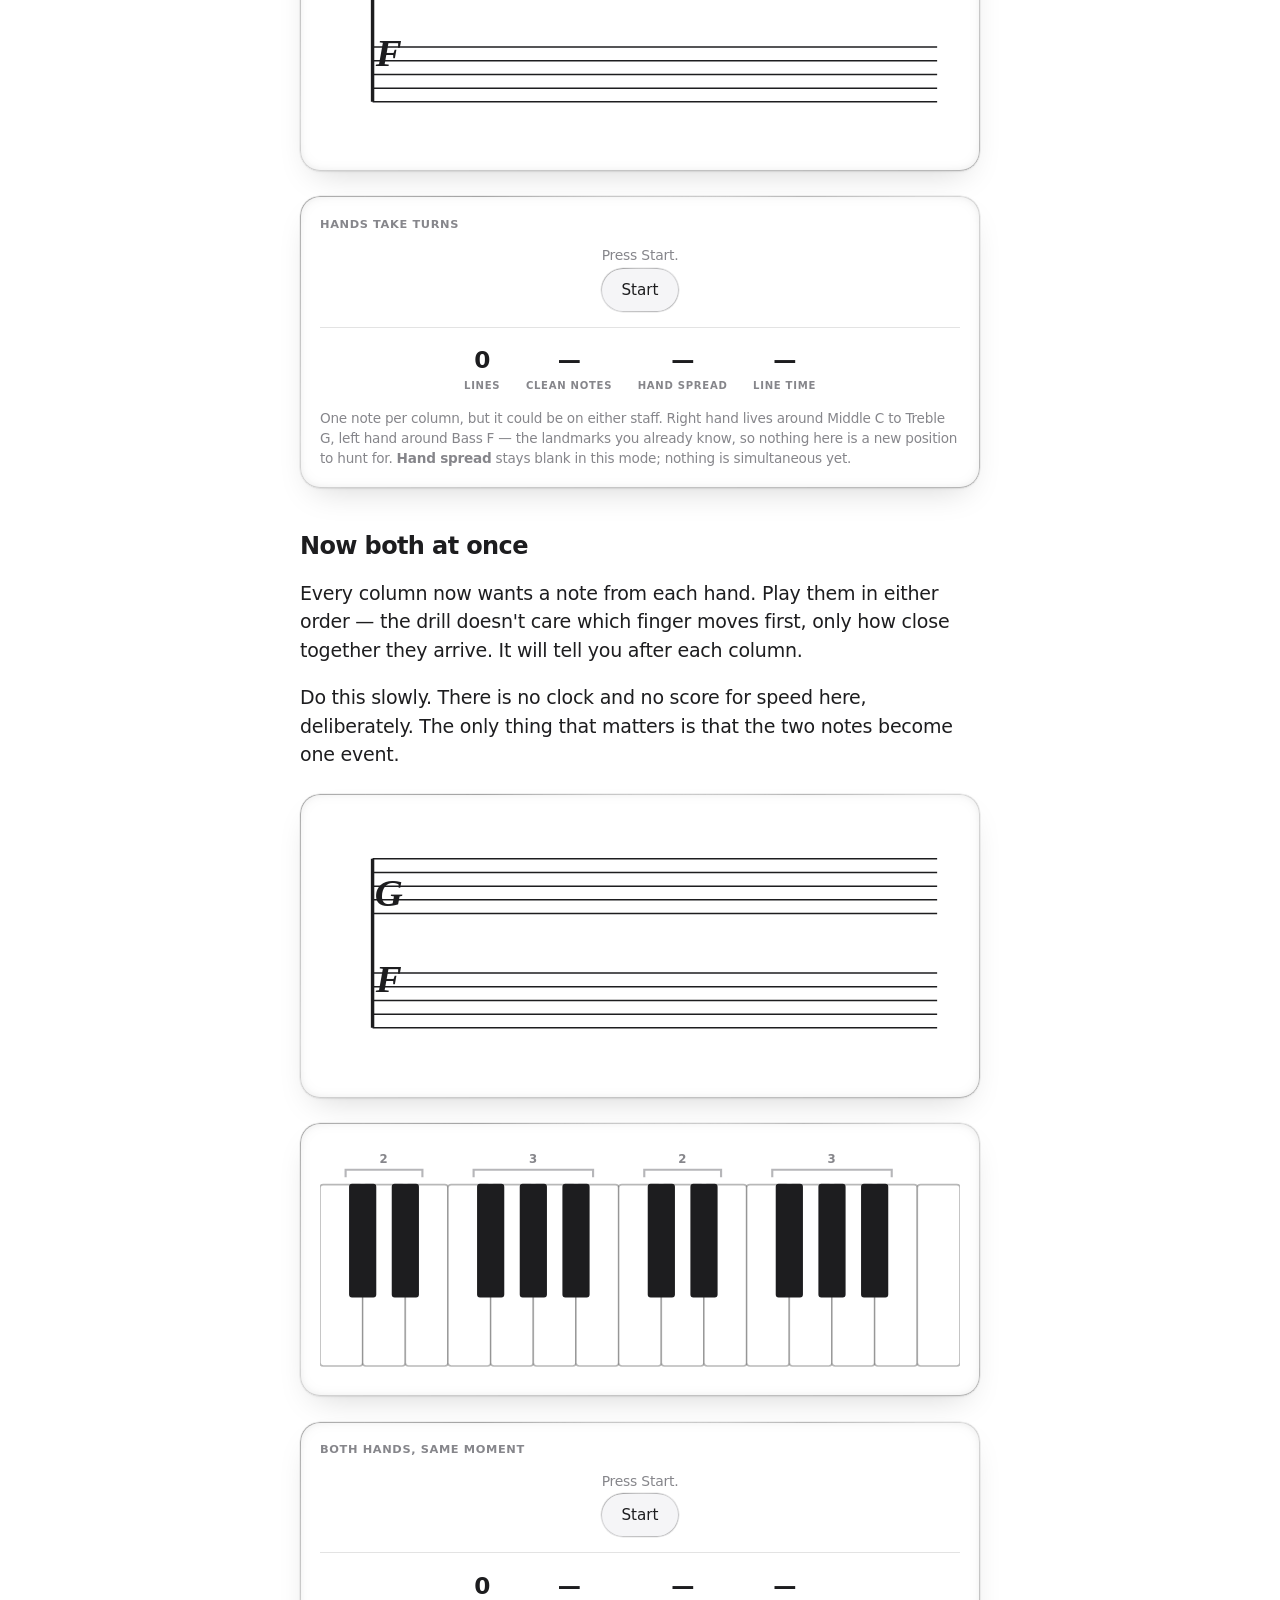
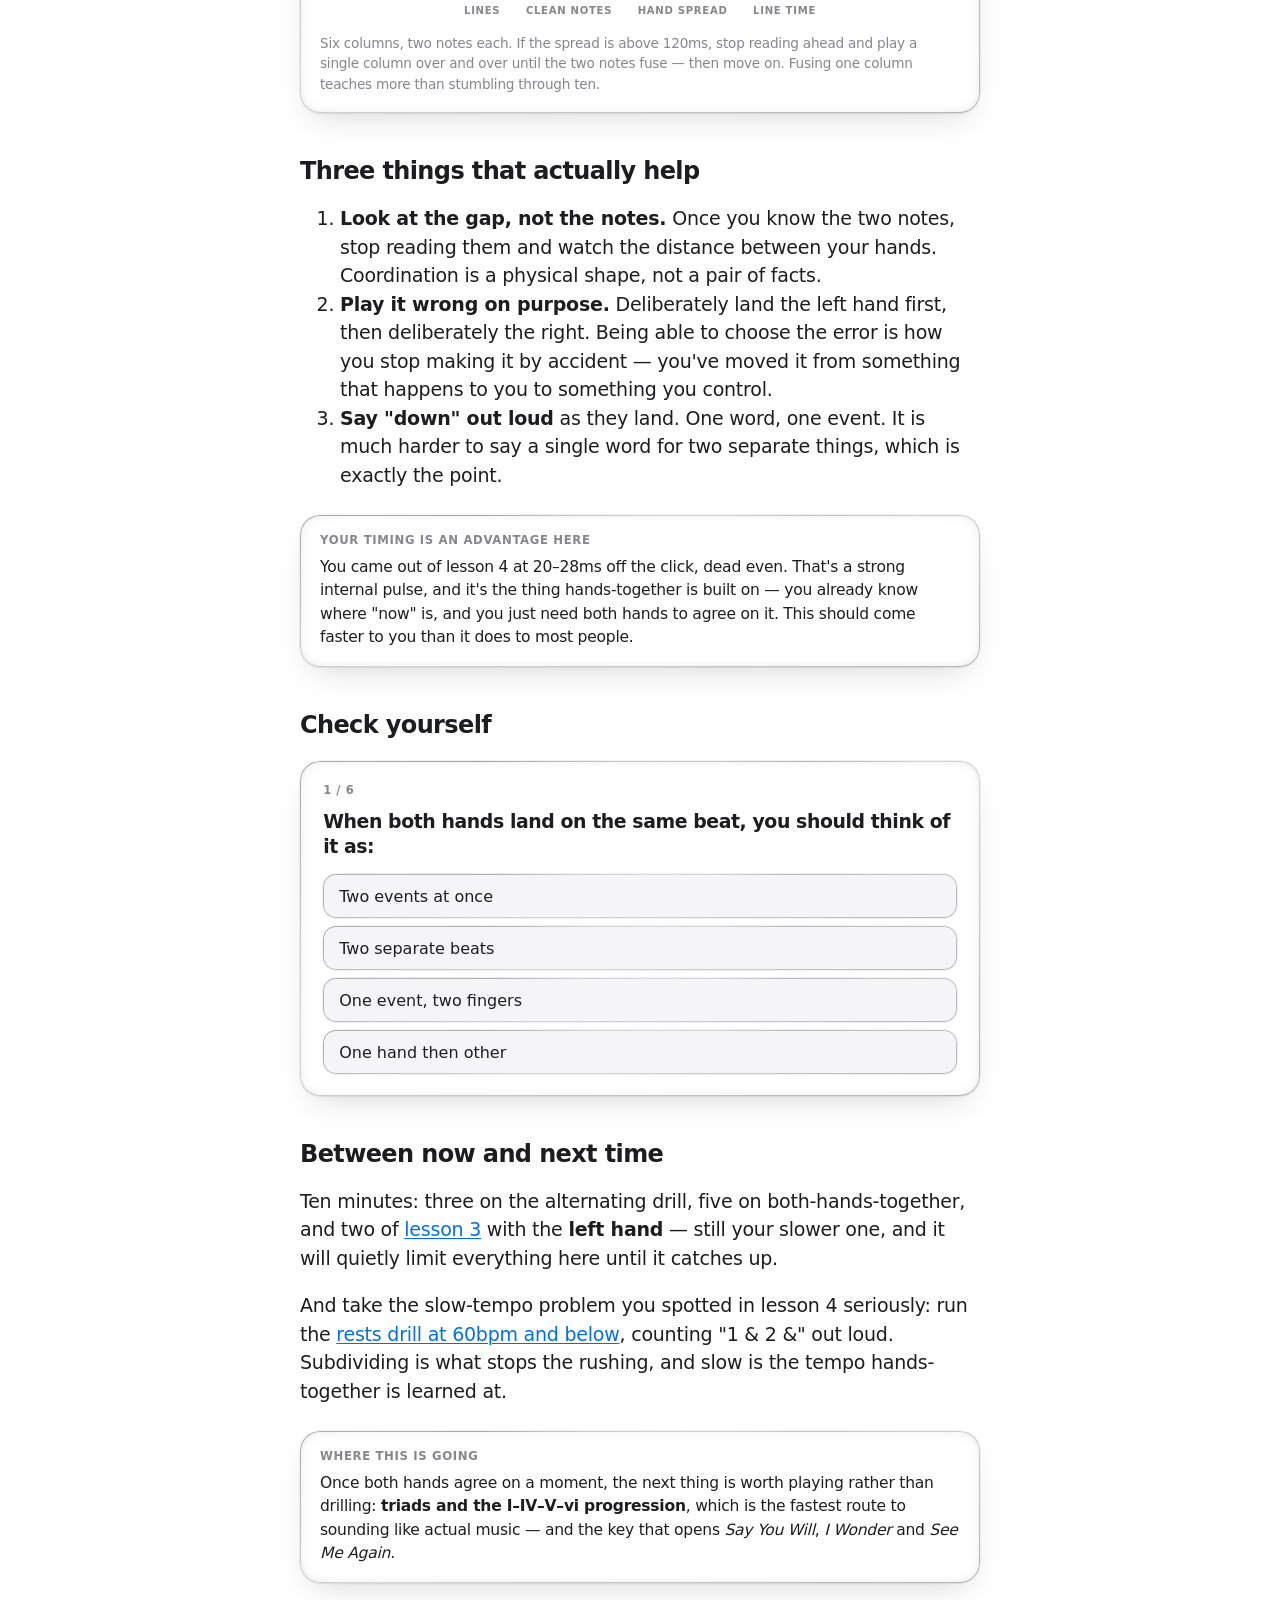
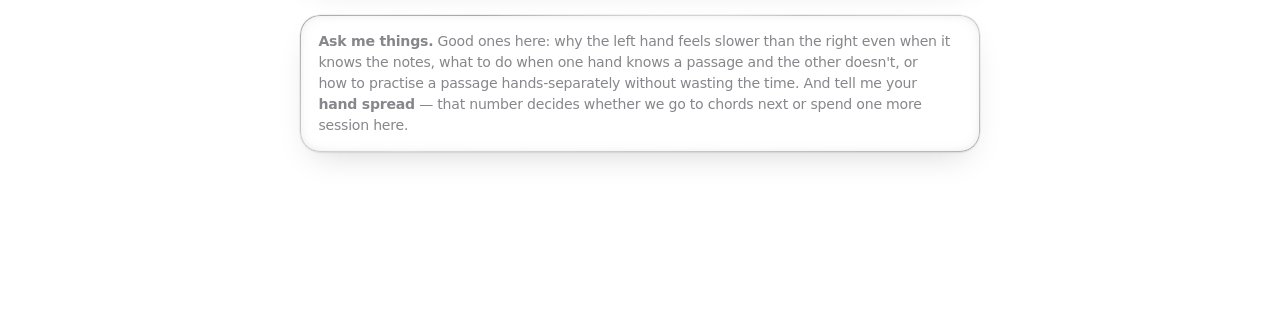
<file: lessons/0005-hands-together.html>
<!DOCTYPE html>
<html lang="en">
<head>
<meta charset="utf-8">
<meta name="viewport" content="width=device-width, initial-scale=1, viewport-fit=cover">
<link rel="manifest" href="../manifest.json">
<link rel="apple-touch-icon" href="../icons/icon-180.png">
<meta name="theme-color" content="#ffffff" media="(prefers-color-scheme: light)">
<meta name="theme-color" content="#000000" media="(prefers-color-scheme: dark)">
<meta name="apple-mobile-web-app-capable" content="yes">
<meta name="mobile-web-app-capable" content="yes">
<meta name="apple-mobile-web-app-status-bar-style" content="black-translucent">
<meta name="apple-mobile-web-app-title" content="Piano">
<link rel="icon" href="../icons/icon-192.png">
<title>Lesson 5 · Hands Together</title>
<link rel="stylesheet" href="../assets/style.css">
<script src="../assets/glass.js" defer></script>
<script src="../assets/midi.js"></script>
<script src="../assets/keyboard.js"></script>
<script src="../assets/staff.js"></script>
<script src="../assets/drillcore.js"></script>
<script src="../assets/duetdrill.js"></script>
<script src="../assets/quiz.js"></script>
</head>
<body>

<div class="kicker">Lesson 05 · Coordination</div>
<h1>Two hands, one moment</h1>
<p class="subtitle">The wall everyone hits. It's smaller than it looks, because
it isn't a reading problem.</p>

<h2>Why this feels impossible at first</h2>

<p>You can read a treble line. You can read a bass line. Put them on the page
together and it falls apart — and the natural conclusion is that you need to get
better at reading. You don't. Your reading is fine.</p>

<p>The trap is thinking of it as <em>two things at once</em>. Your attention
can't split, so it flips between hands, and whichever hand isn't being watched
drifts. The fix is to stop trying to split:</p>

<div class="callout">
  <span class="callout-label">The one idea</span>
  Hands together is <strong>not two parts played simultaneously</strong>. It is
  <strong>one part with two notes in it</strong>. When both hands land on the
  same beat, that is a single event — one gesture, one decision, two fingers
  arriving. Stop counting two things and start feeling one.
</div>

<p>That's why the drill below doesn't just check whether you played the right
notes. It measures <strong>how far apart your hands landed</strong>, in
milliseconds. You can play every note correctly and still sound like two people
— and accuracy alone would never show it.</p>

<div class="callout">
  <span class="callout-label">The number to watch</span>
  Under <strong>50ms</strong> and a listener hears one sound. Past
  <strong>120ms</strong> it's an audible <em>flam</em> — that slightly drunk,
  rolled quality where the hands don't agree. If you're flamming, the answer is
  never "try harder". It's slow down until they arrive together, then speed up.
</div>

<h2>Start with the easy shape: taking turns</h2>

<p>Before both hands land at once, do the shape where they hand off to each
other — right hand plays a few notes, then the left, then back. Only one hand is
ever busy, so there's nothing to synchronise. What's new is that your eye has to
notice <em>which staff</em> the next note is on and switch clefs mid-line.</p>

<p>This is not a warm-up exercise, by the way. It's the actual texture of the
opening of <em>Für Elise</em>: the right hand plays its little
E–D♯–E–D♯ figure, the left answers with a broken chord, and they barely overlap.
Get comfortable here and that piece stops being theoretical.</p>

<div data-midi-bar data-diag="../diag.html"></div>

<div id="alt-staff" data-staff data-clefs="both"></div>

<div data-duetdrill
     data-staff="alt-staff"
     data-mode="alternate"
     data-events="8"
     data-title="Hands take turns"
     data-caption="One note per column, but it could be on either staff. Right hand lives around Middle C to Treble G, left hand around Bass F — the landmarks you already know, so nothing here is a new position to hunt for. <strong>Hand spread</strong> stays blank in this mode; nothing is simultaneous yet."></div>

<h2>Now both at once</h2>

<p>Every column now wants a note from each hand. Play them in either order — the
drill doesn't care which finger moves first, only how close together they
arrive. It will tell you after each column.</p>

<p>Do this slowly. There is no clock and no score for speed here, deliberately.
The only thing that matters is that the two notes become one event.</p>

<div id="tog-staff" data-staff data-clefs="both"></div>

<div id="tog-kb"
     data-keyboard
     data-from="48"
     data-octaves="2"
     data-labels="none"
     data-groups="true"
     data-interactive="true"></div>

<div data-duetdrill
     data-staff="tog-staff"
     data-mode="together"
     data-events="6"
     data-title="Both hands, same moment"
     data-caption="Six columns, two notes each. If the spread is above 120ms, stop reading ahead and play a single column over and over until the two notes fuse — then move on. Fusing one column teaches more than stumbling through ten."></div>

<h2>Three things that actually help</h2>

<ol>
  <li><strong>Look at the gap, not the notes.</strong> Once you know the two
  notes, stop reading them and watch the distance between your hands. Coordination
  is a physical shape, not a pair of facts.</li>
  <li><strong>Play it wrong on purpose.</strong> Deliberately land the left hand
  first, then deliberately the right. Being able to choose the error is how you
  stop making it by accident — you've moved it from something that happens to you
  to something you control.</li>
  <li><strong>Say "down" out loud</strong> as they land. One word, one event. It
  is much harder to say a single word for two separate things, which is exactly
  the point.</li>
</ol>

<div class="callout">
  <span class="callout-label">Your timing is an advantage here</span>
  You came out of lesson 4 at 20–28ms off the click, dead even. That's a strong
  internal pulse, and it's the thing hands-together is built on — you already
  know where "now" is, and you just need both hands to agree on it. This should
  come faster to you than it does to most people.
</div>

<h2>Check yourself</h2>

<div class="retrieval-quiz" data-quiz="ht-quiz"></div>

<script type="application/json" id="ht-quiz">
[
  { "q": "When both hands land on the same beat, you should think of it as:",
    "a": "One event, two fingers", "choices": ["One event, two fingers", "Two events at once", "Two separate beats", "One hand then other"] },
  { "q": "A 'flam' means the two hands:",
    "a": "Landed slightly apart", "choices": ["Landed slightly apart", "Played the wrong notes", "Played far too loudly", "Landed on one beat"] },
  { "q": "Your hands are landing 200ms apart. The correct response is to:",
    "a": "Slow the passage down", "choices": ["Slow the passage down", "Speed the passage up", "Play it much louder", "Skip to the next line"] },
  { "q": "In the opening of Für Elise, the two hands mostly:",
    "a": "Take turns, barely overlapping", "choices": ["Take turns, barely overlapping", "Play every note together", "Play the same melody", "Stay completely silent"] },
  { "q": "Hands-together difficulty is mainly a problem of:",
    "a": "Coordination, not reading", "choices": ["Coordination, not reading", "Reading, not coordination", "Finger strength alone", "Knowing more theory"] },
  { "q": "Which practice actually builds control over a mistimed pair?",
    "a": "Making the error deliberately", "choices": ["Making the error deliberately", "Repeating it much faster", "Avoiding that passage", "Playing one hand only"] }
]
</script>

<h2>Between now and next time</h2>

<p>Ten minutes: three on the alternating drill, five on both-hands-together, and
two of <a href="0003-single-hand-reading.html">lesson 3</a> with the
<strong>left hand</strong> — still your slower one, and it will quietly limit
everything here until it catches up.</p>

<p>And take the slow-tempo problem you spotted in lesson 4 seriously: run the
<a href="0004-rhythm.html">rests drill at 60bpm and below</a>, counting
"1 &amp; 2 &amp;" out loud. Subdividing is what stops the rushing, and slow is
the tempo hands-together is learned at.</p>

<div class="callout">
  <span class="callout-label">Where this is going</span>
  Once both hands agree on a moment, the next thing is worth playing rather than
  drilling: <strong>triads and the I–IV–V–vi progression</strong>, which is the
  fastest route to sounding like actual music — and the key that opens
  <em>Say You Will</em>, <em>I Wonder</em> and <em>See Me Again</em>.
</div>

<div class="ask-agent">
  <strong>Ask me things.</strong> Good ones here: why the left hand feels slower
  than the right even when it knows the notes, what to do when one hand knows a
  passage and the other doesn't, or how to practise a passage hands-separately
  without wasting the time. And tell me your <strong>hand spread</strong> — that
  number decides whether we go to chords next or spend one more session here.
</div>

<div class="nav">
  <span><a href="0004-rhythm.html">← Lesson 4: Rhythm</a></span>
  <span><a href="../index.html">Course index →</a></span>
</div>

</body>
</html>
</file>
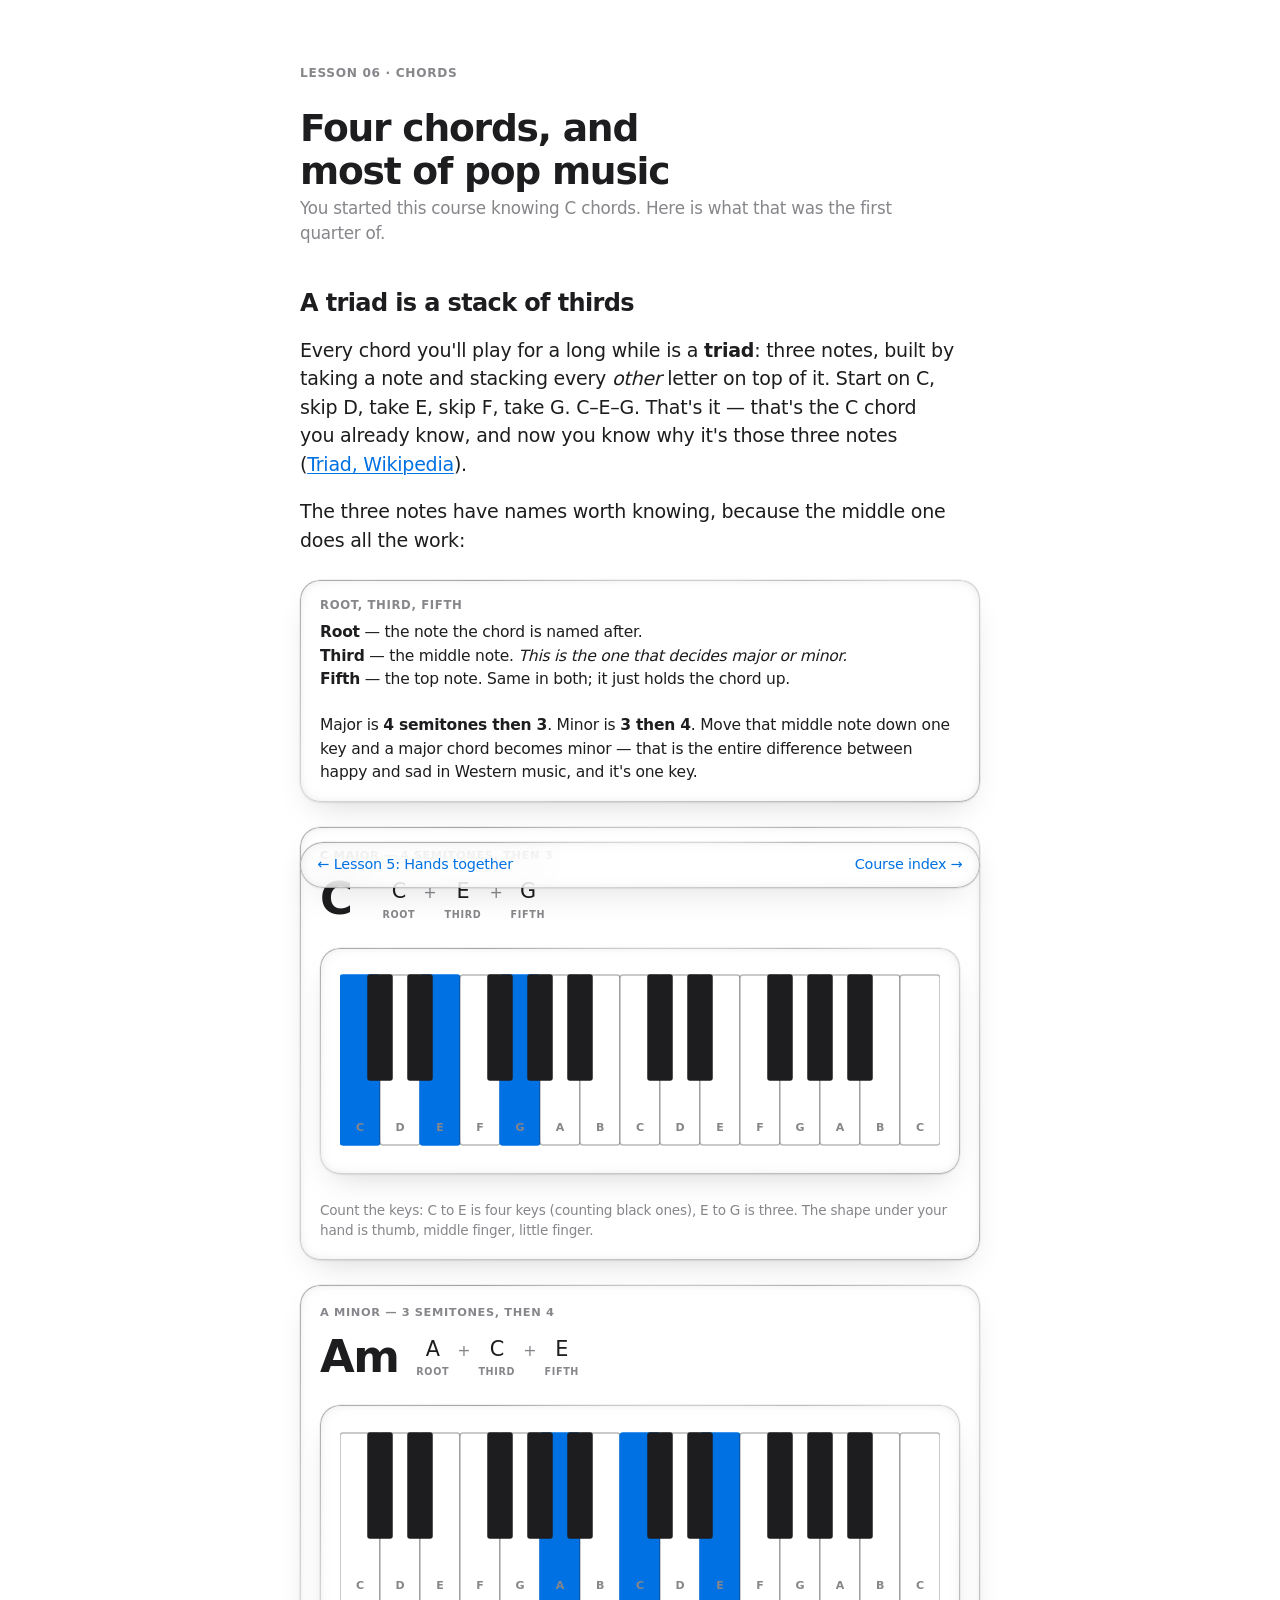
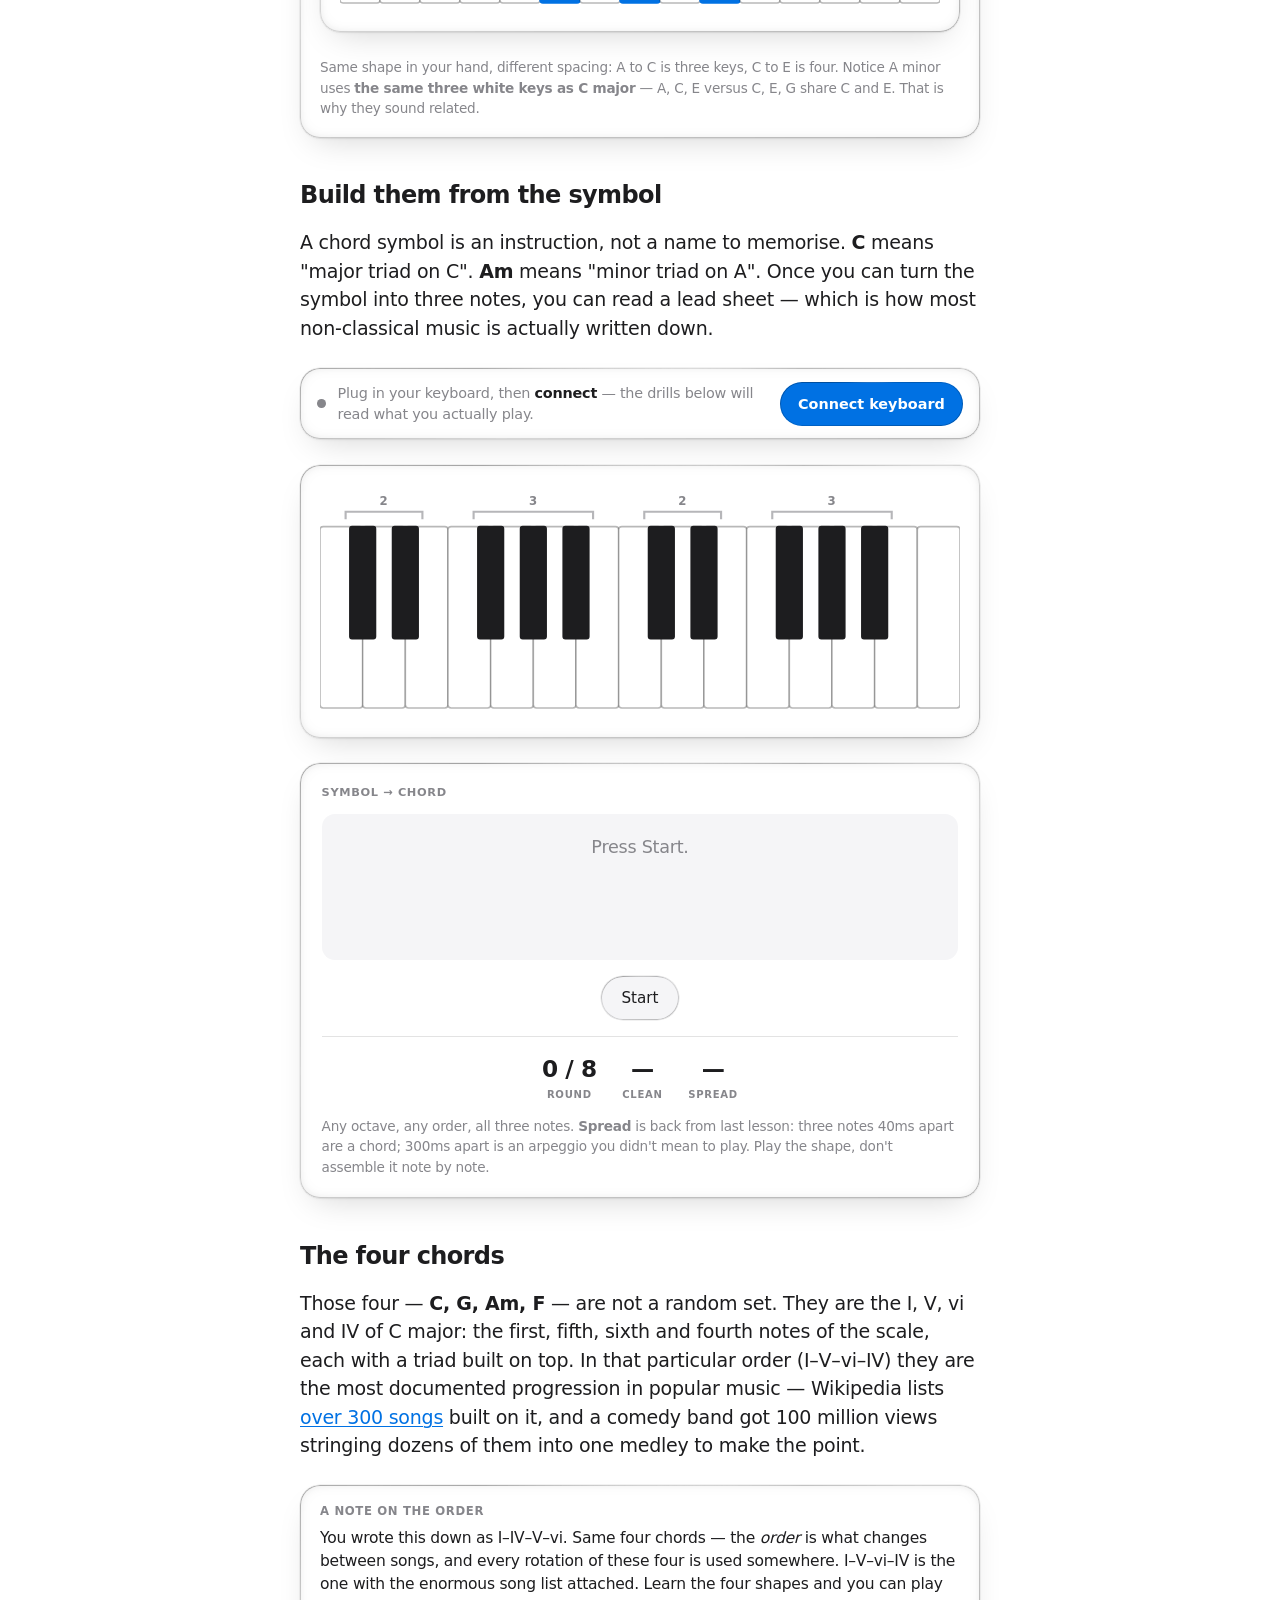
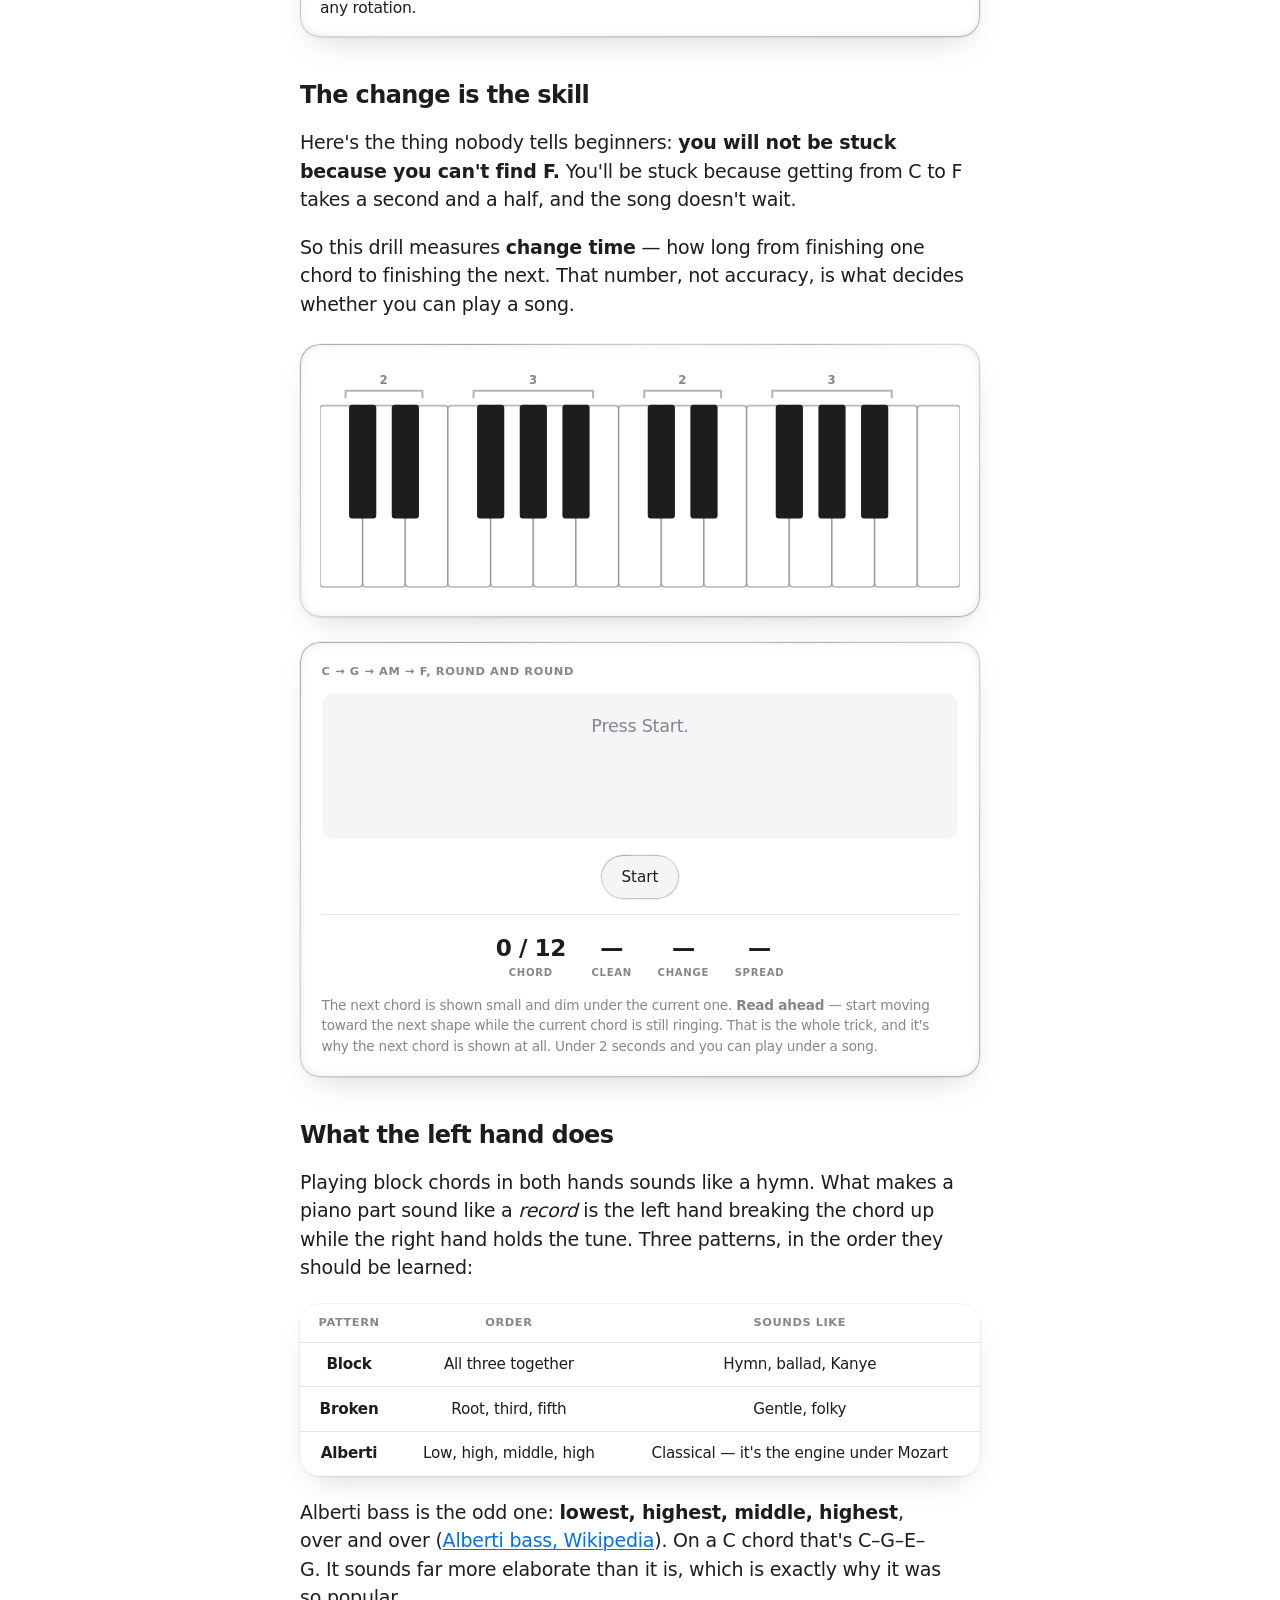
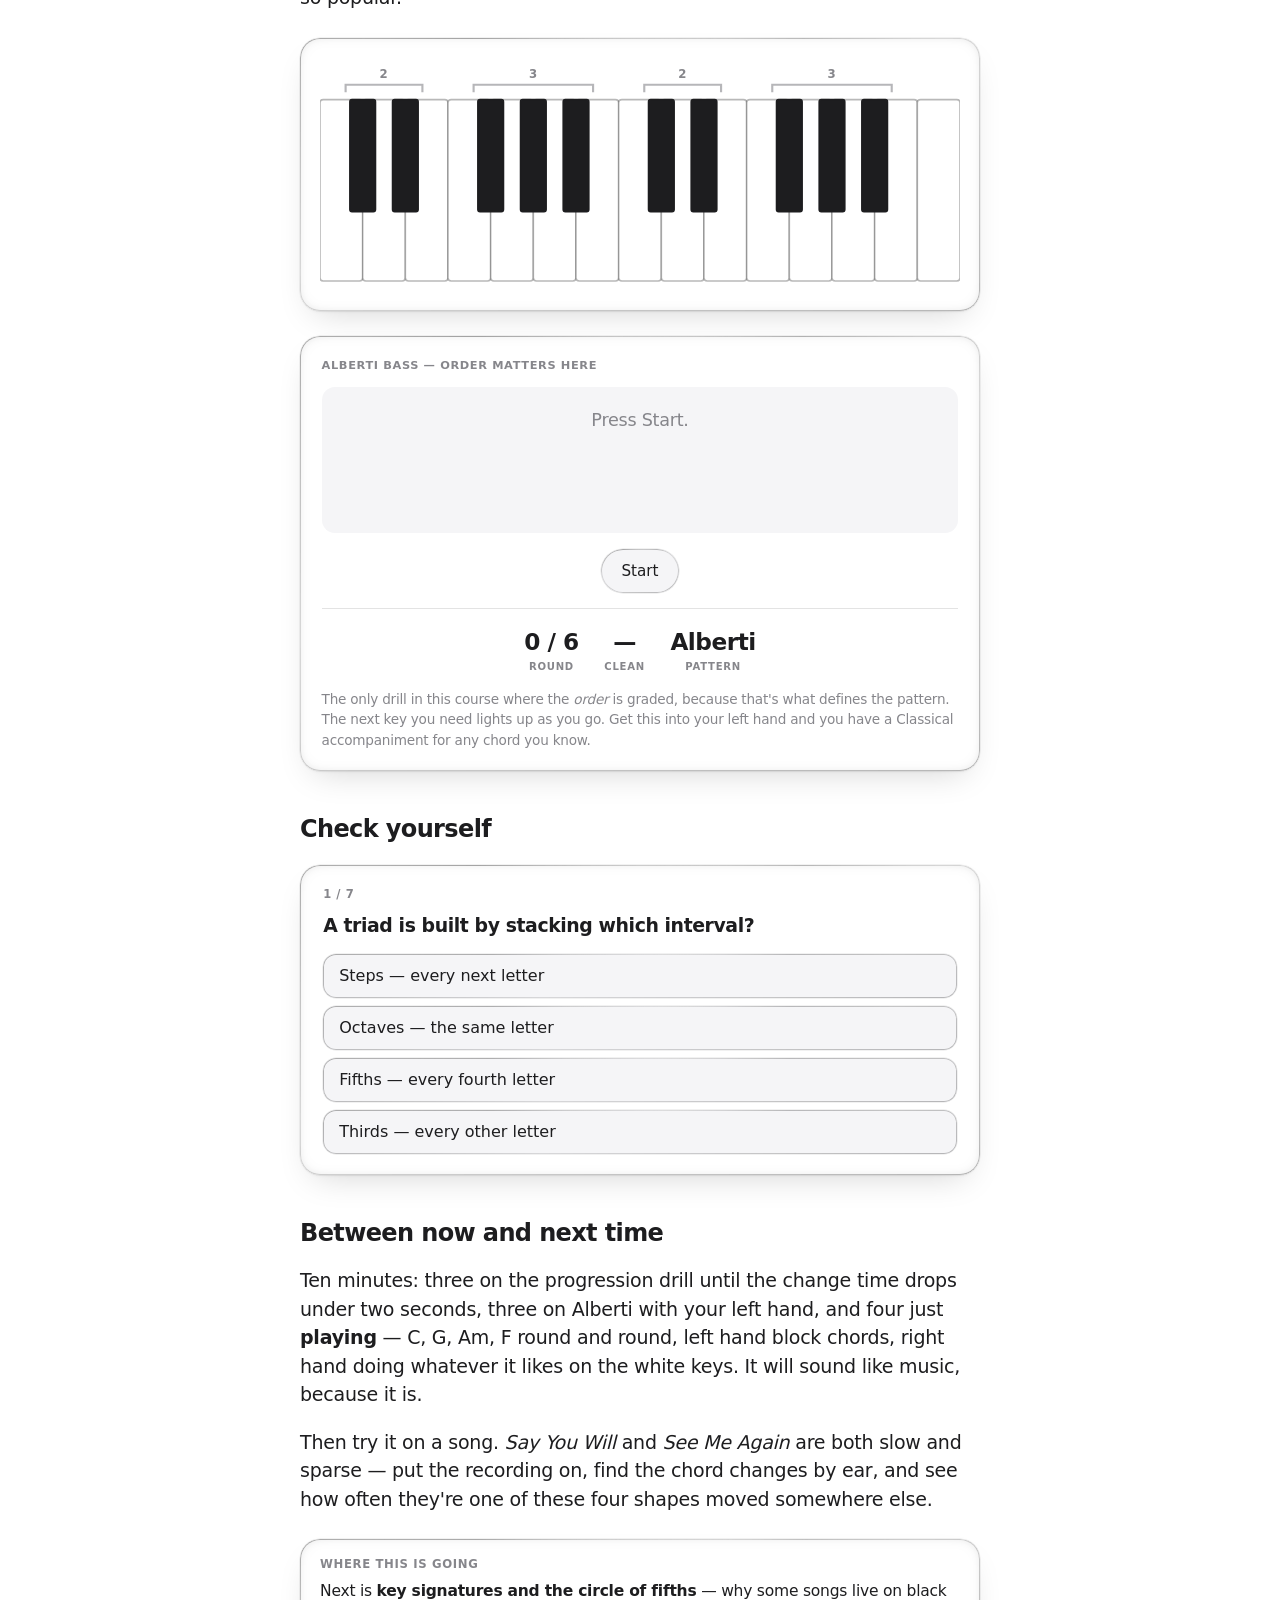
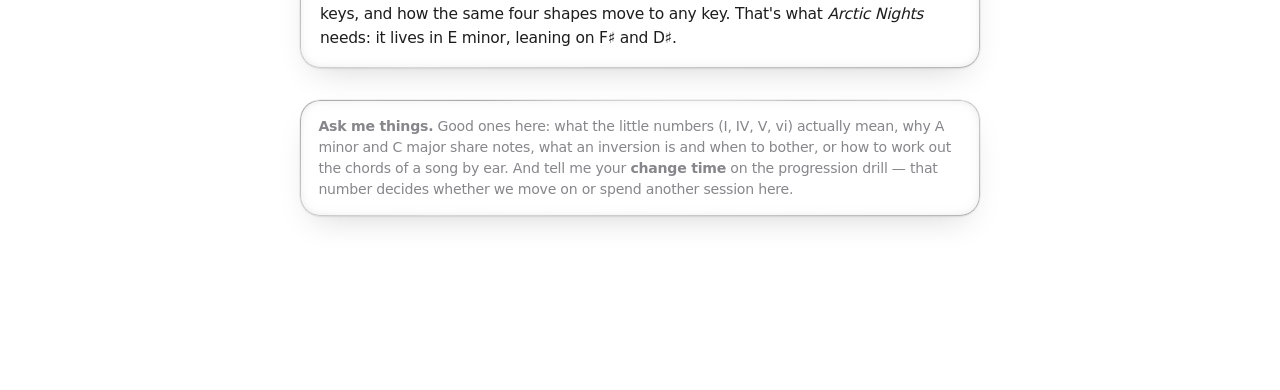
<file: lessons/0006-chords.html>
<!DOCTYPE html>
<html lang="en">
<head>
<meta charset="utf-8">
<meta name="viewport" content="width=device-width, initial-scale=1, viewport-fit=cover">
<link rel="manifest" href="../manifest.json">
<link rel="apple-touch-icon" href="../icons/icon-180.png">
<meta name="theme-color" content="#ffffff" media="(prefers-color-scheme: light)">
<meta name="theme-color" content="#000000" media="(prefers-color-scheme: dark)">
<meta name="apple-mobile-web-app-capable" content="yes">
<meta name="mobile-web-app-capable" content="yes">
<meta name="apple-mobile-web-app-status-bar-style" content="black-translucent">
<meta name="apple-mobile-web-app-title" content="Piano">
<link rel="icon" href="../icons/icon-192.png">
<title>Lesson 6 · Chords</title>
<link rel="stylesheet" href="../assets/style.css">
<script src="../assets/glass.js" defer></script>
<script src="../assets/midi.js"></script>
<script src="../assets/keyboard.js"></script>
<script src="../assets/chords.js"></script>
<script src="../assets/chorddrill.js"></script>
<script src="../assets/quiz.js"></script>
</head>
<body>

<div class="kicker">Lesson 06 · Chords</div>
<h1>Four chords, and most of pop music</h1>
<p class="subtitle">You started this course knowing C chords. Here is what that
was the first quarter of.</p>

<h2>A triad is a stack of thirds</h2>

<p>Every chord you'll play for a long while is a <strong>triad</strong>: three
notes, built by taking a note and stacking every <em>other</em> letter on top of
it. Start on C, skip D, take E, skip F, take G. C–E–G. That's it — that's the C
chord you already know, and now you know why it's those three notes
(<a href="https://en.wikipedia.org/wiki/Triad_(music)">Triad, Wikipedia</a>).</p>

<p>The three notes have names worth knowing, because the middle one does all the
work:</p>

<div class="callout">
  <span class="callout-label">Root, third, fifth</span>
  <strong>Root</strong> — the note the chord is named after.<br>
  <strong>Third</strong> — the middle note. <em>This is the one that decides
  major or minor.</em><br>
  <strong>Fifth</strong> — the top note. Same in both; it just holds the chord up.
  <br><br>
  Major is <strong>4 semitones then 3</strong>. Minor is <strong>3 then 4</strong>.
  Move that middle note down one key and a major chord becomes minor — that is
  the entire difference between happy and sad in Western music, and it's one key.
</div>

<div data-chord="C" data-from="60"
     data-title="C major — 4 semitones, then 3"
     data-caption="Count the keys: C to E is four keys (counting black ones), E to G is three. The shape under your hand is thumb, middle finger, little finger."></div>

<div data-chord="Am" data-from="57"
     data-title="A minor — 3 semitones, then 4"
     data-caption="Same shape in your hand, different spacing: A to C is three keys, C to E is four. Notice A minor uses <strong>the same three white keys as C major</strong> — A, C, E versus C, E, G share C and E. That is why they sound related."></div>

<h2>Build them from the symbol</h2>

<p>A chord symbol is an instruction, not a name to memorise. <strong>C</strong>
means "major triad on C". <strong>Am</strong> means "minor triad on A". Once you
can turn the symbol into three notes, you can read a lead sheet — which is how
most non-classical music is actually written down.</p>

<div data-midi-bar data-diag="../diag.html"></div>

<div id="chord-kb"
     data-keyboard
     data-from="48"
     data-octaves="2"
     data-labels="none"
     data-groups="true"
     data-interactive="true"></div>

<div data-chorddrill="name"
     data-kb="chord-kb"
     data-chords="C G Am F"
     data-rounds="8"
     data-title="Symbol → chord"
     data-caption="Any octave, any order, all three notes. <strong>Spread</strong> is back from last lesson: three notes 40ms apart are a chord; 300ms apart is an arpeggio you didn't mean to play. Play the shape, don't assemble it note by note."></div>

<h2>The four chords</h2>

<p>Those four — <strong>C, G, Am, F</strong> — are not a random set. They are the
I, V, vi and IV of C major: the first, fifth, sixth and fourth notes of the scale,
each with a triad built on top. In that particular order (I–V–vi–IV) they are the
most documented progression in popular music — Wikipedia lists
<a href="https://en.wikipedia.org/wiki/I%E2%80%93V%E2%80%93vi%E2%80%93IV_progression">over
300 songs</a> built on it, and a comedy band got 100 million views stringing
dozens of them into one medley to make the point.</p>

<div class="callout">
  <span class="callout-label">A note on the order</span>
  You wrote this down as I–IV–V–vi. Same four chords — the <em>order</em> is what
  changes between songs, and every rotation of these four is used somewhere.
  I–V–vi–IV is the one with the enormous song list attached. Learn the four
  shapes and you can play any rotation.
</div>

<h2>The change is the skill</h2>

<p>Here's the thing nobody tells beginners: <strong>you will not be stuck because
you can't find F.</strong> You'll be stuck because getting from C to F takes a
second and a half, and the song doesn't wait.</p>

<p>So this drill measures <strong>change time</strong> — how long from finishing
one chord to finishing the next. That number, not accuracy, is what decides
whether you can play a song.</p>

<div id="prog-kb"
     data-keyboard
     data-from="48"
     data-octaves="2"
     data-labels="none"
     data-groups="true"
     data-interactive="true"></div>

<div data-chorddrill="progression"
     data-kb="prog-kb"
     data-chords="C G Am F"
     data-rounds="12"
     data-title="C → G → Am → F, round and round"
     data-caption="The next chord is shown small and dim under the current one. <strong>Read ahead</strong> — start moving toward the next shape while the current chord is still ringing. That is the whole trick, and it's why the next chord is shown at all. Under 2 seconds and you can play under a song."></div>

<h2>What the left hand does</h2>

<p>Playing block chords in both hands sounds like a hymn. What makes a piano part
sound like a <em>record</em> is the left hand breaking the chord up while the right
hand holds the tune. Three patterns, in the order they should be learned:</p>

<table>
  <tr><th>Pattern</th><th>Order</th><th>Sounds like</th></tr>
  <tr><td><strong>Block</strong></td><td>All three together</td><td>Hymn, ballad, Kanye</td></tr>
  <tr><td><strong>Broken</strong></td><td>Root, third, fifth</td><td>Gentle, folky</td></tr>
  <tr><td><strong>Alberti</strong></td><td>Low, high, middle, high</td><td>Classical — it's the engine under Mozart</td></tr>
</table>

<p>Alberti bass is the odd one: <strong>lowest, highest, middle, highest</strong>,
over and over
(<a href="https://en.wikipedia.org/wiki/Alberti_bass">Alberti bass, Wikipedia</a>).
On a C chord that's C–G–E–G. It sounds far more elaborate than it is, which is
exactly why it was so popular.</p>

<div id="pat-kb"
     data-keyboard
     data-from="48"
     data-octaves="2"
     data-labels="none"
     data-groups="true"
     data-interactive="true"></div>

<div data-chorddrill="pattern"
     data-kb="pat-kb"
     data-chords="C G Am F"
     data-pattern="alberti"
     data-rounds="6"
     data-title="Alberti bass — order matters here"
     data-caption="The only drill in this course where the <em>order</em> is graded, because that's what defines the pattern. The next key you need lights up as you go. Get this into your left hand and you have a Classical accompaniment for any chord you know."></div>

<h2>Check yourself</h2>

<div class="retrieval-quiz" data-quiz="chord-quiz"></div>

<script type="application/json" id="chord-quiz">
[
  { "q": "A triad is built by stacking which interval?",
    "a": "Thirds — every other letter", "choices": ["Thirds — every other letter", "Steps — every next letter", "Fifths — every fourth letter", "Octaves — the same letter"] },
  { "q": "Which note of a triad decides whether it is major or minor?",
    "a": "The third, in the middle", "choices": ["The third, in the middle", "The root, at the bottom", "The fifth, at the top", "The one you play first"] },
  { "q": "A major triad is spaced, in semitones:",
    "a": "Four, then three", "choices": ["Four, then three", "Three, then four", "Two, then five", "Five, then two"] },
  { "q": "Which three notes make up an A minor triad?",
    "a": "A, C and E", "choices": ["A, C and E", "A, C and F", "A, D and E", "A, B and E"] },
  { "q": "The four chords of the famous pop progression, in C, are:",
    "a": "C, G, A minor, F", "choices": ["C, G, A minor, F", "C, D, E minor, F", "C, F, B minor, G", "C, E, G minor, A"] },
  { "q": "Alberti bass plays the chord in which order?",
    "a": "Low, high, middle, high", "choices": ["Low, high, middle, high", "Low, middle, high, middle", "High, middle, low, middle", "Low, middle, high, low"] },
  { "q": "What actually stops beginners playing a chord song?",
    "a": "The speed of the change", "choices": ["The speed of the change", "The names of the notes", "The number of chords", "The key of the song"] }
]
</script>

<h2>Between now and next time</h2>

<p>Ten minutes: three on the progression drill until the change time drops under
two seconds, three on Alberti with your left hand, and four just
<strong>playing</strong> — C, G, Am, F round and round, left hand block chords,
right hand doing whatever it likes on the white keys. It will sound like music,
because it is.</p>

<p>Then try it on a song. <em>Say You Will</em> and <em>See Me Again</em> are both
slow and sparse — put the recording on, find the chord changes by ear, and see how
often they're one of these four shapes moved somewhere else.</p>

<div class="callout">
  <span class="callout-label">Where this is going</span>
  Next is <strong>key signatures and the circle of fifths</strong> — why some
  songs live on black keys, and how the same four shapes move to any key. That's
  what <em>Arctic Nights</em> needs: it lives in E minor, leaning on F♯ and D♯.
</div>

<div class="ask-agent">
  <strong>Ask me things.</strong> Good ones here: what the little numbers
  (I, IV, V, vi) actually mean, why A minor and C major share notes, what an
  inversion is and when to bother, or how to work out the chords of a song by ear.
  And tell me your <strong>change time</strong> on the progression drill — that
  number decides whether we move on or spend another session here.
</div>

<div class="nav">
  <span><a href="0005-hands-together.html">← Lesson 5: Hands together</a></span>
  <span><a href="../index.html">Course index →</a></span>
</div>

</body>
</html>
</file>
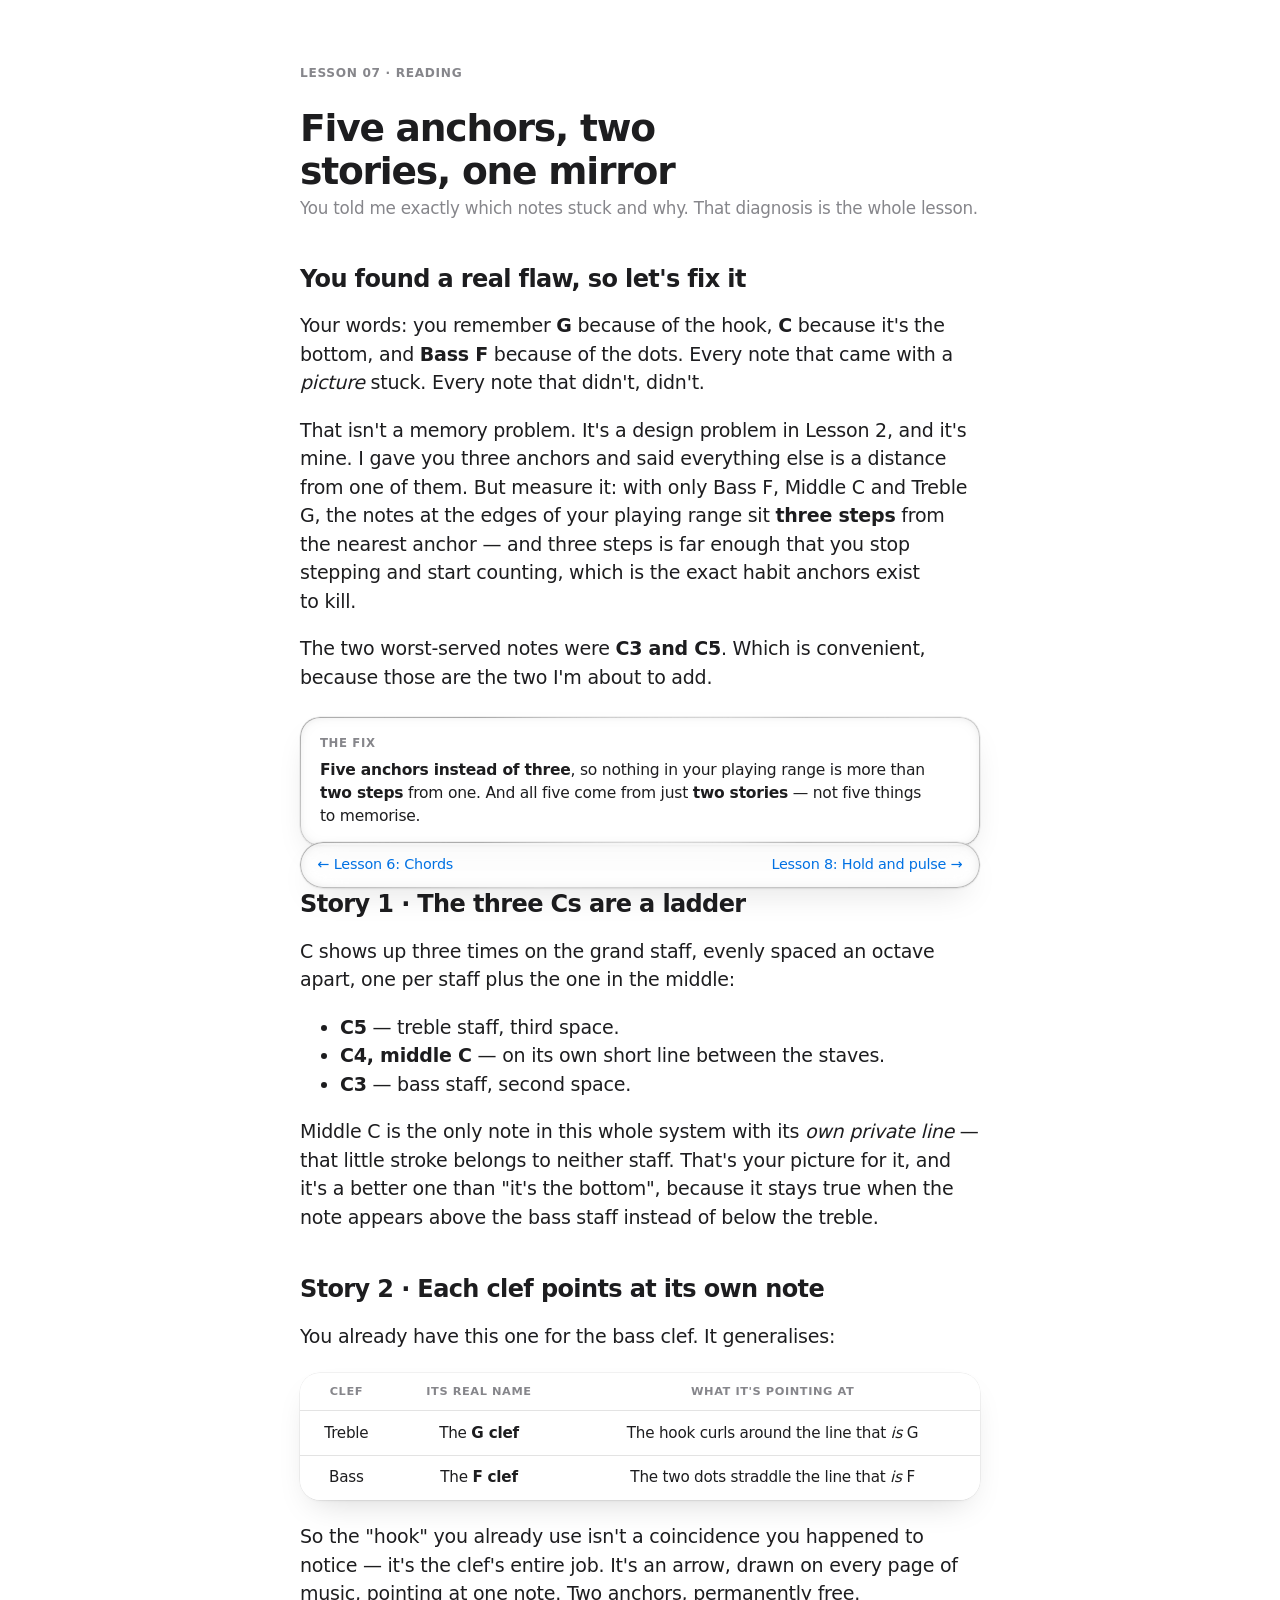
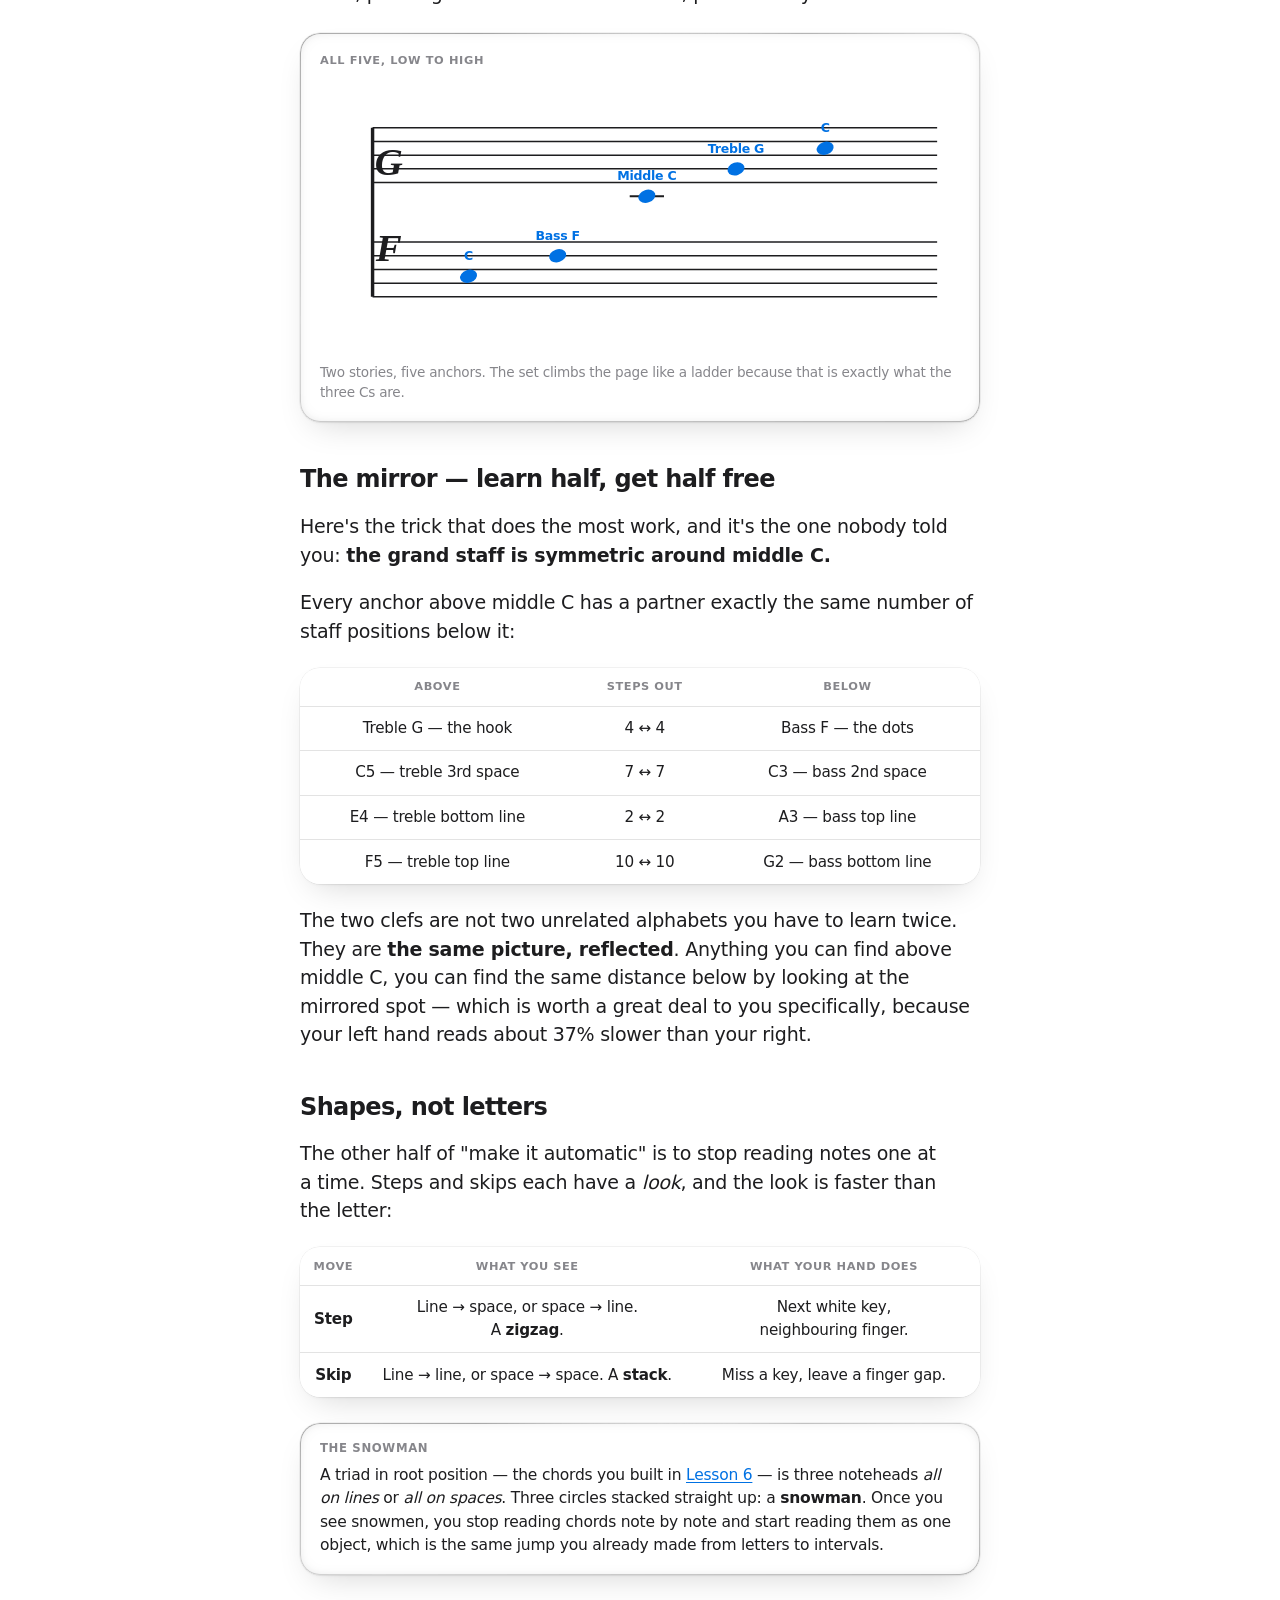
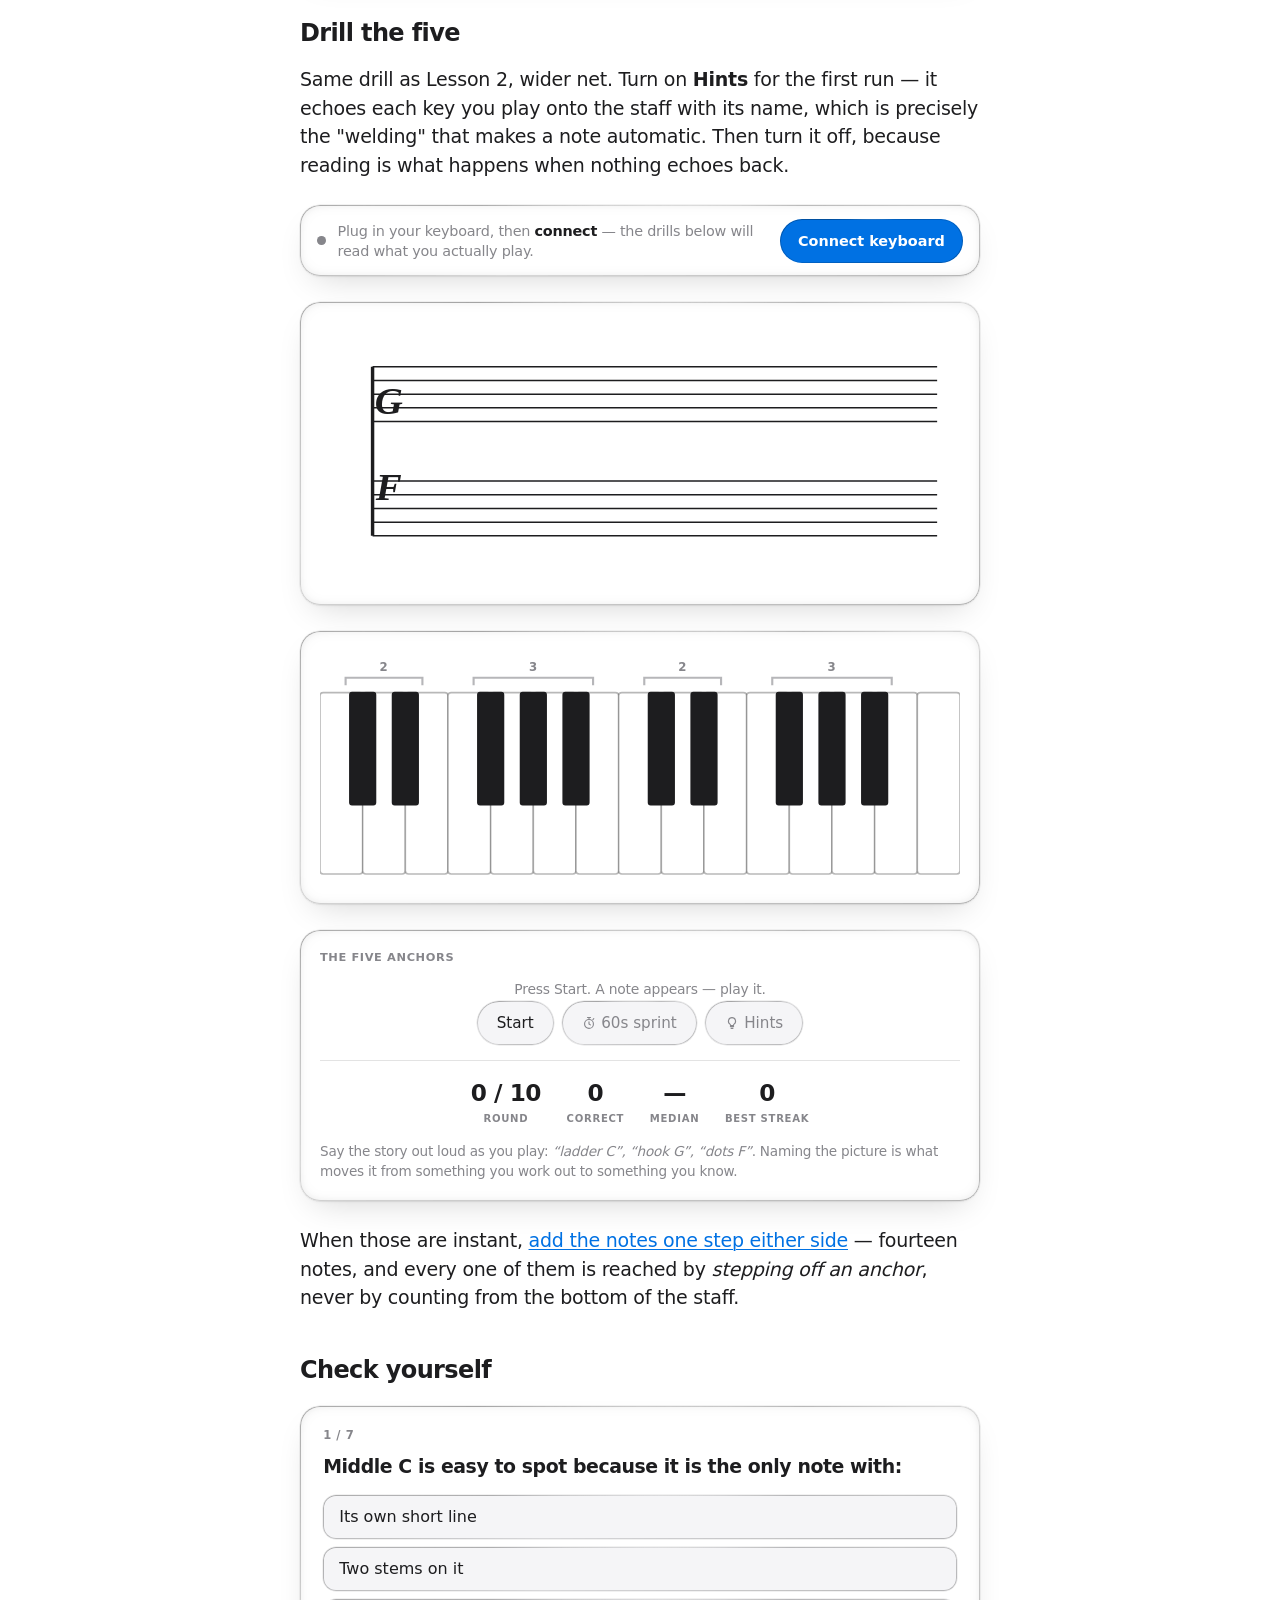
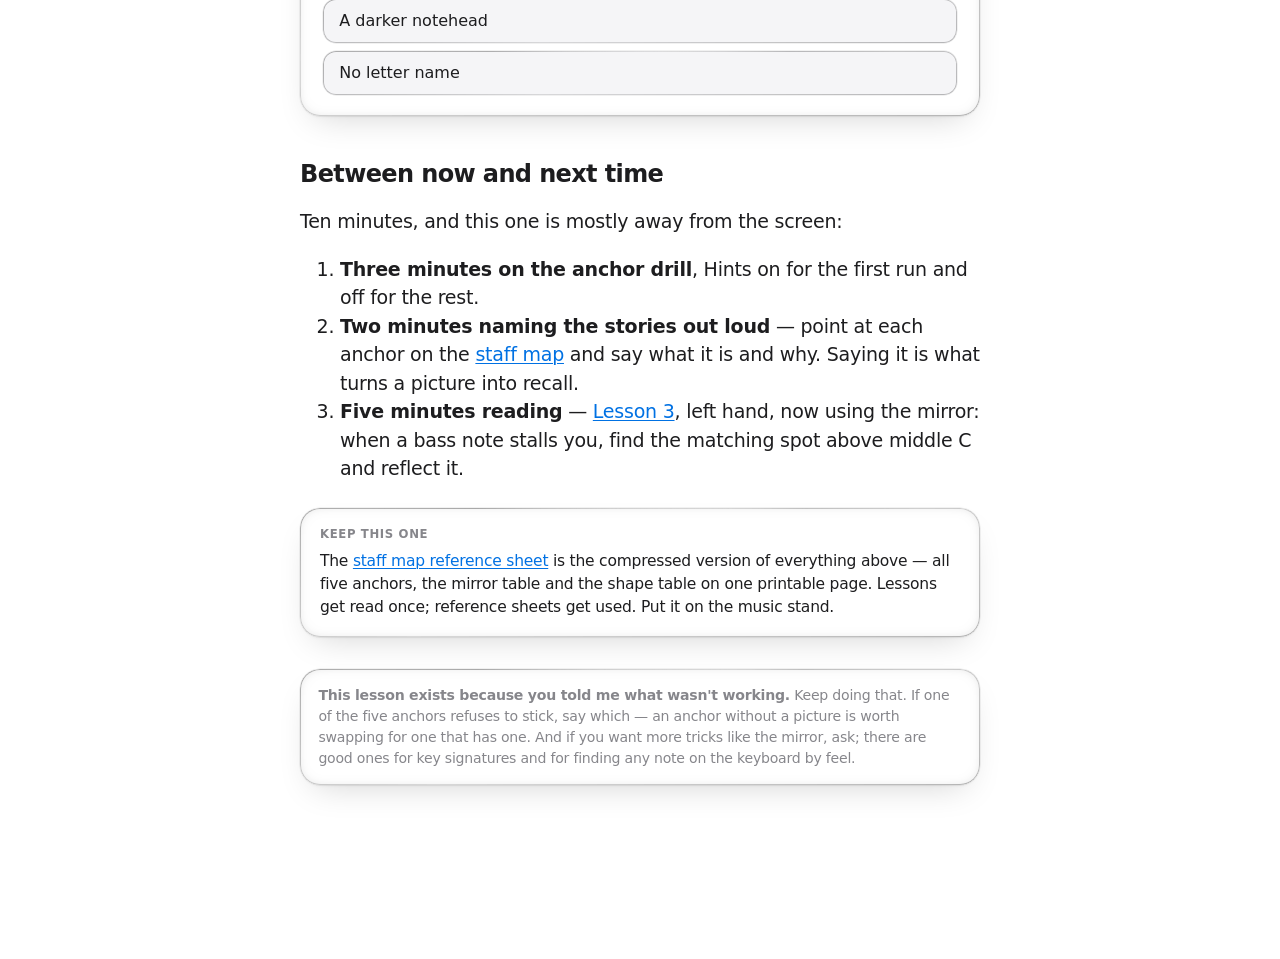
<file: lessons/0007-anchors.html>
<!DOCTYPE html>
<html lang="en">
<head>
<meta charset="utf-8">
<meta name="viewport" content="width=device-width, initial-scale=1, viewport-fit=cover">
<link rel="manifest" href="../manifest.json">
<link rel="apple-touch-icon" href="../icons/icon-180.png">
<meta name="theme-color" content="#ffffff" media="(prefers-color-scheme: light)">
<meta name="theme-color" content="#000000" media="(prefers-color-scheme: dark)">
<meta name="apple-mobile-web-app-capable" content="yes">
<meta name="mobile-web-app-capable" content="yes">
<meta name="apple-mobile-web-app-status-bar-style" content="black-translucent">
<meta name="apple-mobile-web-app-title" content="Piano">
<link rel="icon" href="../icons/icon-192.png">
<title>Lesson 7 · More Anchors</title>
<link rel="stylesheet" href="../assets/style.css">
<script src="../assets/glass.js" defer></script>
<script src="../assets/midi.js"></script>
<script src="../assets/keyboard.js"></script>
<script src="../assets/staff.js"></script>
<script src="../assets/drillcore.js"></script>
<script src="../assets/staffdrill.js"></script>
<script src="../assets/quiz.js"></script>
</head>
<body>

<div class="kicker">Lesson 07 · Reading</div>
<h1>Five anchors, two stories, one mirror</h1>
<p class="subtitle">You told me exactly which notes stuck and why. That diagnosis
is the whole lesson.</p>

<h2>You found a real flaw, so let's fix it</h2>

<p>Your words: you remember <strong>G</strong> because of the hook,
<strong>C</strong> because it's the bottom, and <strong>Bass F</strong> because
of the dots. Every note that came with a <em>picture</em> stuck. Every note that
didn't, didn't.</p>

<p>That isn't a memory problem. It's a design problem in Lesson 2, and it's mine.
I gave you three anchors and said everything else is a distance from one of them.
But measure it: with only Bass F, Middle C and Treble G, the notes at the edges of
your playing range sit <strong>three steps</strong> from the nearest anchor — and
three steps is far enough that you stop stepping and start counting, which is the
exact habit anchors exist to kill.</p>

<p>The two worst-served notes were <strong>C3 and C5</strong>. Which is convenient,
because those are the two I'm about to add.</p>

<div class="callout">
  <span class="callout-label">The fix</span>
  <strong>Five anchors instead of three</strong>, so nothing in your playing range
  is more than <strong>two steps</strong> from one. And all five come from just
  <strong>two stories</strong> — not five things to memorise.
</div>

<h2>Story 1 · The three Cs are a ladder</h2>

<p>C shows up three times on the grand staff, evenly spaced an octave apart, one
per staff plus the one in the middle:</p>

<ul>
  <li><strong>C5</strong> — treble staff, third space.</li>
  <li><strong>C4, middle C</strong> — on its own short line between the staves.</li>
  <li><strong>C3</strong> — bass staff, second space.</li>
</ul>

<p>Middle C is the only note in this whole system with its <em>own private line</em>
— that little stroke belongs to neither staff. That's your picture for it, and
it's a better one than "it's the bottom", because it stays true when the note
appears above the bass staff instead of below the treble.</p>

<h2>Story 2 · Each clef points at its own note</h2>

<p>You already have this one for the bass clef. It generalises:</p>

<table>
  <tr><th>Clef</th><th>Its real name</th><th>What it's pointing at</th></tr>
  <tr><td>Treble</td><td>The <strong>G clef</strong></td><td>The hook curls around the line that <em>is</em> G</td></tr>
  <tr><td>Bass</td><td>The <strong>F clef</strong></td><td>The two dots straddle the line that <em>is</em> F</td></tr>
</table>

<p>So the "hook" you already use isn't a coincidence you happened to notice — it's
the clef's entire job. It's an arrow, drawn on every page of music, pointing at
one note. Two anchors, permanently free.</p>

<div id="anchor-map"
     data-staff
     data-clefs="both"
     data-title="All five, low to high"
     data-caption="Two stories, five anchors. The set climbs the page like a ladder because that is exactly what the three Cs are."></div>

<h2>The mirror — learn half, get half free</h2>

<p>Here's the trick that does the most work, and it's the one nobody told you:
<strong>the grand staff is symmetric around middle C.</strong></p>

<p>Every anchor above middle C has a partner exactly the same number of staff
positions below it:</p>

<table>
  <tr><th>Above</th><th>Steps out</th><th>Below</th></tr>
  <tr><td>Treble G — the hook</td><td>4 ↔ 4</td><td>Bass F — the dots</td></tr>
  <tr><td>C5 — treble 3rd space</td><td>7 ↔ 7</td><td>C3 — bass 2nd space</td></tr>
  <tr><td>E4 — treble bottom line</td><td>2 ↔ 2</td><td>A3 — bass top line</td></tr>
  <tr><td>F5 — treble top line</td><td>10 ↔ 10</td><td>G2 — bass bottom line</td></tr>
</table>

<p>The two clefs are not two unrelated alphabets you have to learn twice. They are
<strong>the same picture, reflected</strong>. Anything you can find above middle C,
you can find the same distance below by looking at the mirrored spot — which is
worth a great deal to you specifically, because your left hand reads about 37%
slower than your right.</p>

<h2>Shapes, not letters</h2>

<p>The other half of "make it automatic" is to stop reading notes one at a time.
Steps and skips each have a <em>look</em>, and the look is faster than the letter:</p>

<table>
  <tr><th>Move</th><th>What you see</th><th>What your hand does</th></tr>
  <tr><td><strong>Step</strong></td><td>Line → space, or space → line. A <strong>zigzag</strong>.</td><td>Next white key, neighbouring finger.</td></tr>
  <tr><td><strong>Skip</strong></td><td>Line → line, or space → space. A <strong>stack</strong>.</td><td>Miss a key, leave a finger gap.</td></tr>
</table>

<div class="callout">
  <span class="callout-label">The snowman</span>
  A triad in root position — the chords you built in
  <a href="0006-chords.html">Lesson 6</a> — is three noteheads
  <em>all on lines</em> or <em>all on spaces</em>. Three circles stacked straight
  up: a <strong>snowman</strong>. Once you see snowmen, you stop reading chords
  note by note and start reading them as one object, which is the same jump
  you already made from letters to intervals.
</div>

<h2>Drill the five</h2>

<p>Same drill as Lesson 2, wider net. Turn on <strong>Hints</strong> for the first
run — it echoes each key you play onto the staff with its name, which is precisely
the "welding" that makes a note automatic. Then turn it off, because reading is
what happens when nothing echoes back.</p>

<div data-midi-bar data-diag="../diag.html"></div>

<div id="anchor-drill-staff" data-staff data-clefs="both"></div>

<div id="anchor-kb"
     data-keyboard
     data-from="48"
     data-octaves="2"
     data-labels="none"
     data-groups="true"
     data-interactive="true"></div>

<div data-staffdrill
     data-staff="anchor-drill-staff"
     data-kb="anchor-kb"
     data-pool="anchors"
     data-rounds="10"
     data-title="The five anchors"
     data-caption="Say the story out loud as you play: <em>&ldquo;ladder C&rdquo;, &ldquo;hook G&rdquo;, &ldquo;dots F&rdquo;</em>. Naming the picture is what moves it from something you work out to something you know."></div>

<p>When those are instant,
<a href="#" onclick="widenAnchors(event)">add the notes one step either side</a> —
fourteen notes, and every one of them is reached by <em>stepping off an anchor</em>,
never by counting from the bottom of the staff.</p>

<h2>Check yourself</h2>

<div class="retrieval-quiz" data-quiz="anchor-quiz"></div>

<script type="application/json" id="anchor-quiz">
[
  { "q": "Middle C is easy to spot because it is the only note with:",
    "a": "Its own short line", "choices": ["Its own short line", "A darker notehead", "Two stems on it", "No letter name"] },
  { "q": "The treble clef's curl wraps around the line belonging to:",
    "a": "G above middle C", "choices": ["G above middle C", "C above middle C", "E on the bottom line", "F below middle C"] },
  { "q": "How far below middle C is Bass F, in staff positions?",
    "a": "Four — mirroring Treble G", "choices": ["Four — mirroring Treble G", "Two — mirroring the E line", "Seven — mirroring the C", "Five — mirroring nothing"] },
  { "q": "Where does C sit on the bass staff?",
    "a": "The second space up", "choices": ["The second space up", "The second line up", "The top line of it", "The first space up"] },
  { "q": "Three noteheads all sitting on lines is the look of a:",
    "a": "Triad — the snowman", "choices": ["Triad — the snowman", "Scale run upwards", "Pair of steps", "Single long note"] },
  { "q": "A note moving line → space → line → space is a run of:",
    "a": "Steps — the zigzag", "choices": ["Steps — the zigzag", "Skips — the stack", "Octaves — the jump", "Rests — the gap"] },
  { "q": "Why does knowing the mirror help your left hand most?",
    "a": "Bass mirrors treble you know", "choices": ["Bass mirrors treble you know", "Bass notes are much lower", "Left hands are naturally weak", "Bass clef has fewer notes"] }
]
</script>

<h2>Between now and next time</h2>

<p>Ten minutes, and this one is mostly away from the screen:</p>

<ol>
  <li><strong>Three minutes on the anchor drill</strong>, Hints on for the first
  run and off for the rest.</li>
  <li><strong>Two minutes naming the stories out loud</strong> — point at each
  anchor on the <a href="../reference/staff-map.html">staff map</a> and say what
  it is and why. Saying it is what turns a picture into recall.</li>
  <li><strong>Five minutes reading</strong> — <a href="0003-single-hand-reading.html">Lesson
  3</a>, left hand, now using the mirror: when a bass note stalls you, find the
  matching spot above middle C and reflect it.</li>
</ol>

<div class="callout">
  <span class="callout-label">Keep this one</span>
  The <a href="../reference/staff-map.html">staff map reference sheet</a> is the
  compressed version of everything above — all five anchors, the mirror table and
  the shape table on one printable page. Lessons get read once; reference sheets
  get used. Put it on the music stand.
</div>

<div class="ask-agent">
  <strong>This lesson exists because you told me what wasn't working.</strong>
  Keep doing that. If one of the five anchors refuses to stick, say which — an
  anchor without a picture is worth swapping for one that has one. And if you want
  more tricks like the mirror, ask; there are good ones for key signatures and for
  finding any note on the keyboard by feel.
</div>

<div class="nav">
  <span><a href="0006-chords.html">← Lesson 6: Chords</a></span>
  <span><a href="0008-hold-and-pulse.html">Lesson 8: Hold and pulse →</a></span>
</div>

<script>
document.addEventListener("DOMContentLoaded", function () {
  var m = document.getElementById("anchor-map");
  if (m && m.staff) m.staff.anchors(true);
});

function widenAnchors(e) {
  e.preventDefault();
  var d = document.querySelector('[data-staffdrill]');
  d.setAttribute("data-pool", "anchors-near");
  d.setAttribute("data-rounds", "14");
  d.setAttribute("data-title", "Anchors, plus one step either side");
  d.setAttribute("data-caption", "Fourteen notes. Do not name them cold — land on the nearest anchor, then step. If you catch yourself reciting up from a line, that is the habit this whole lesson replaces.");
  StaffDrill.build(d);
  d.scrollIntoView({ behavior: "smooth", block: "center" });
}
</script>

</body>
</html>
</file>
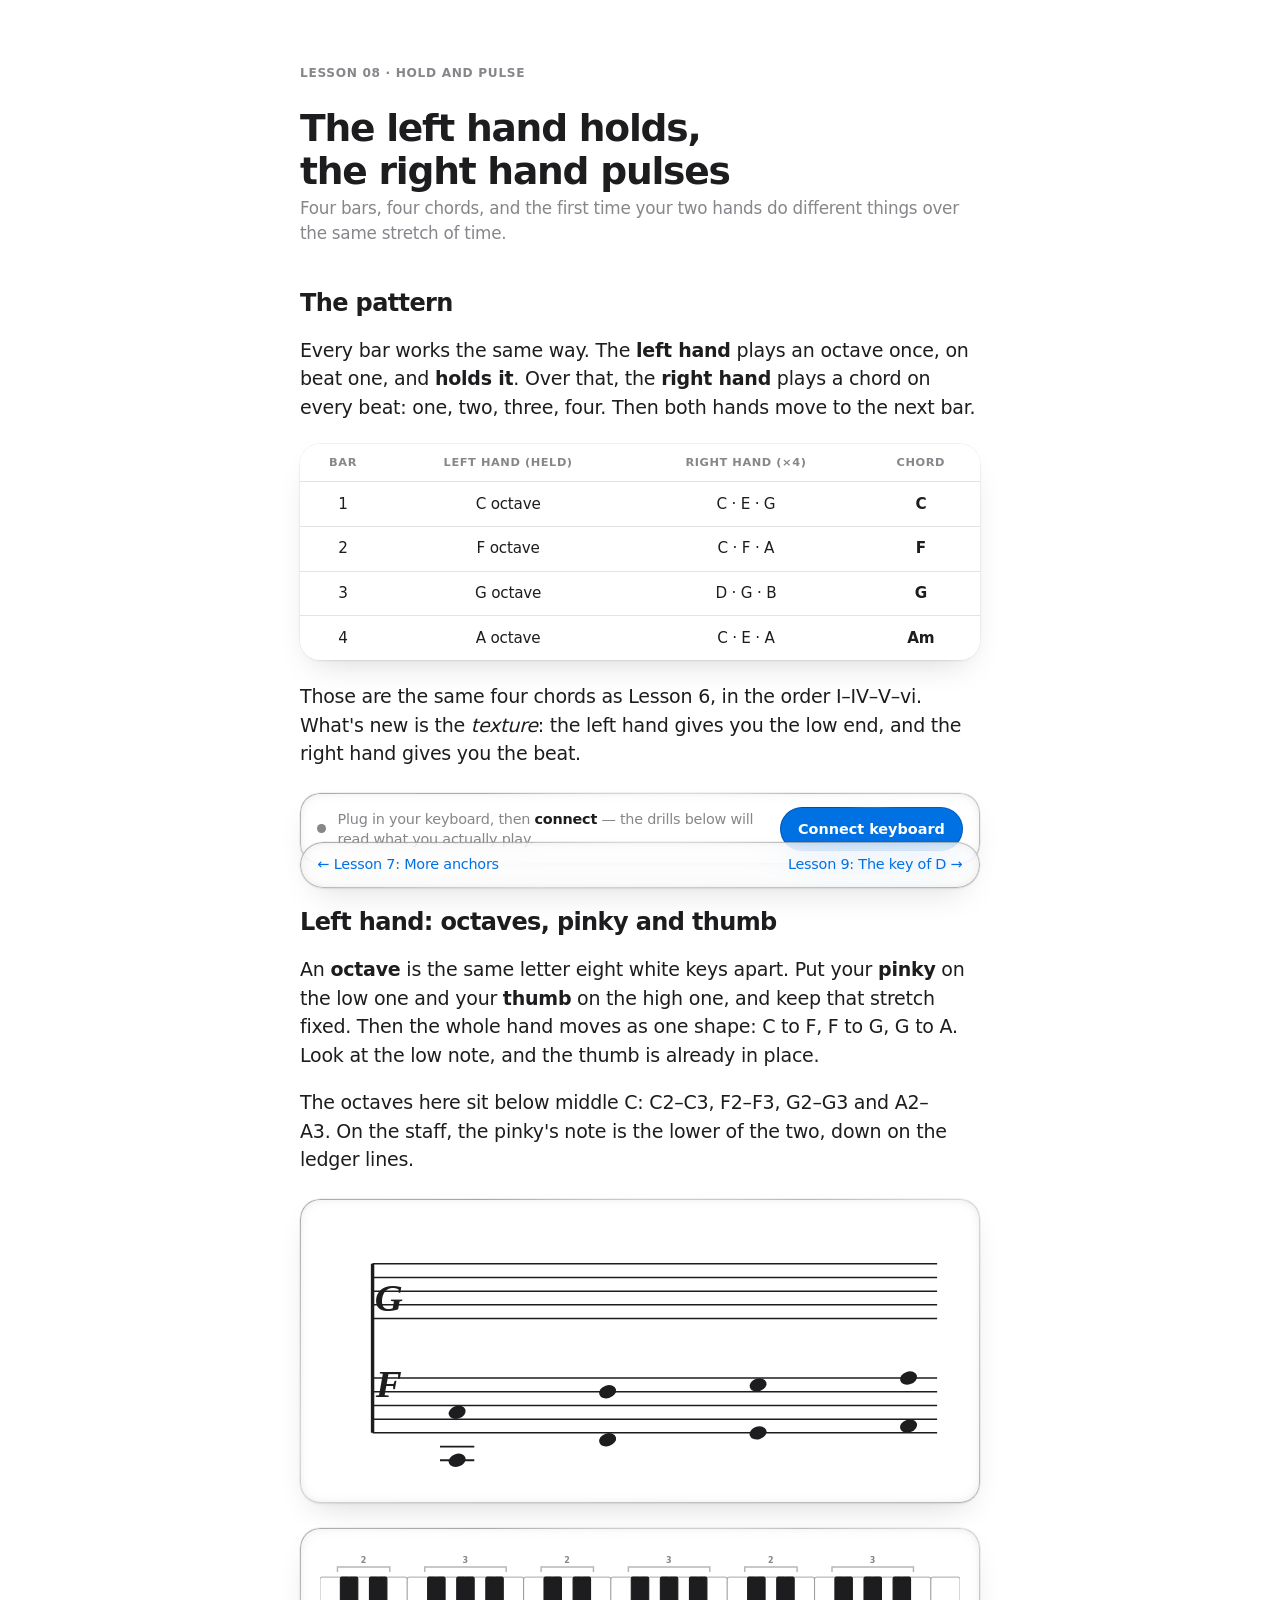
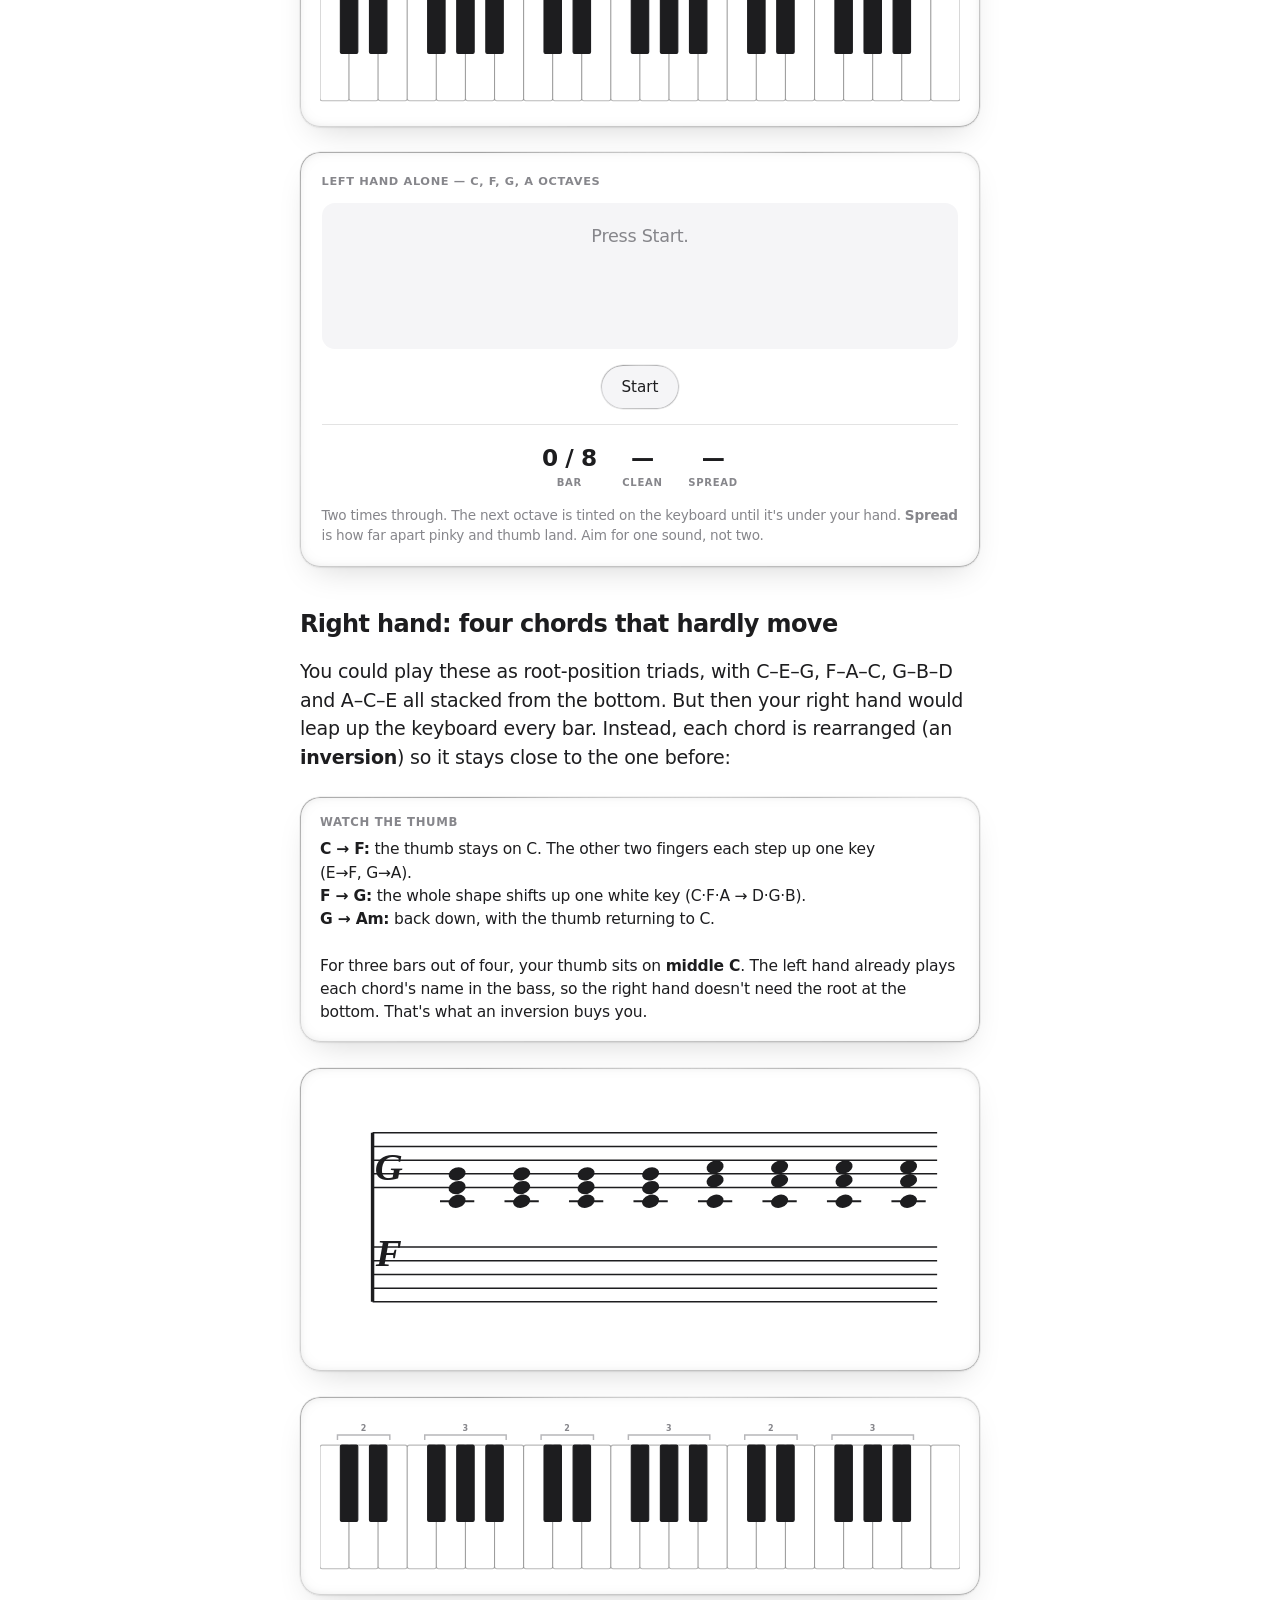
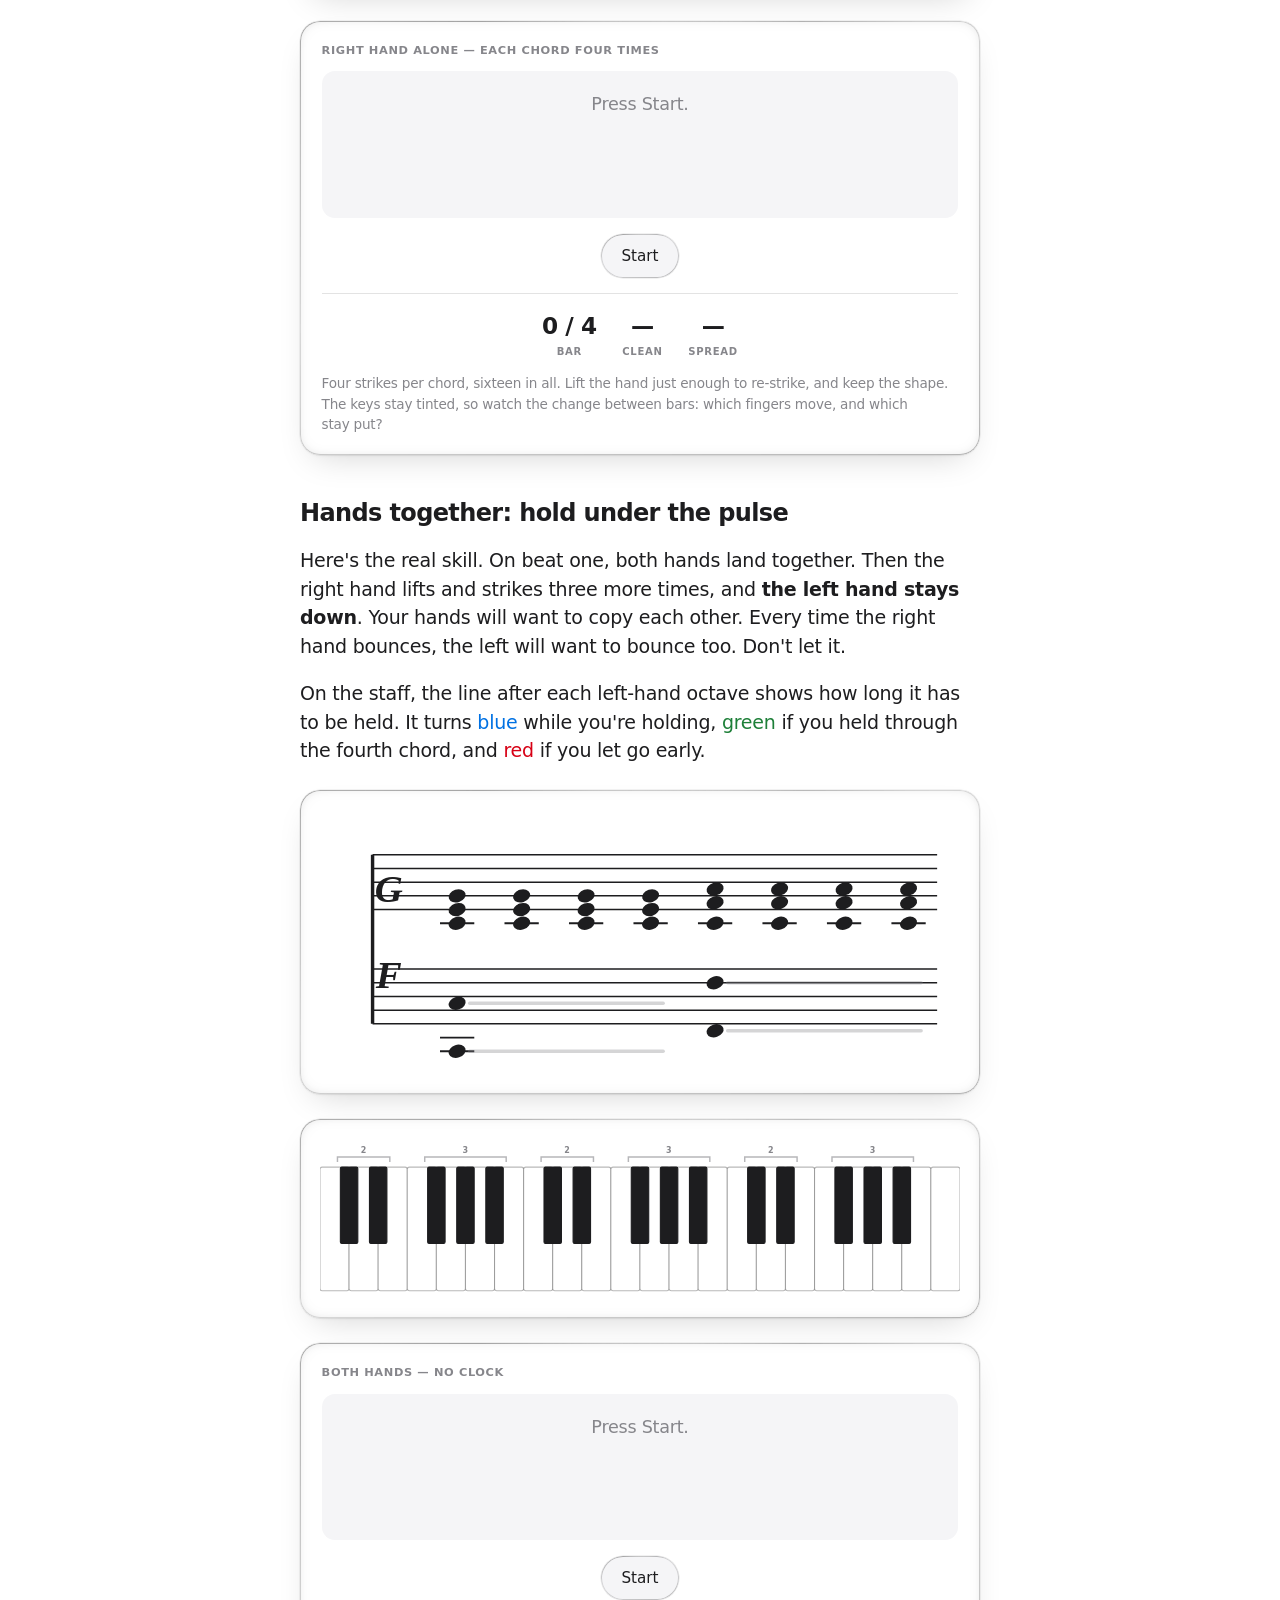
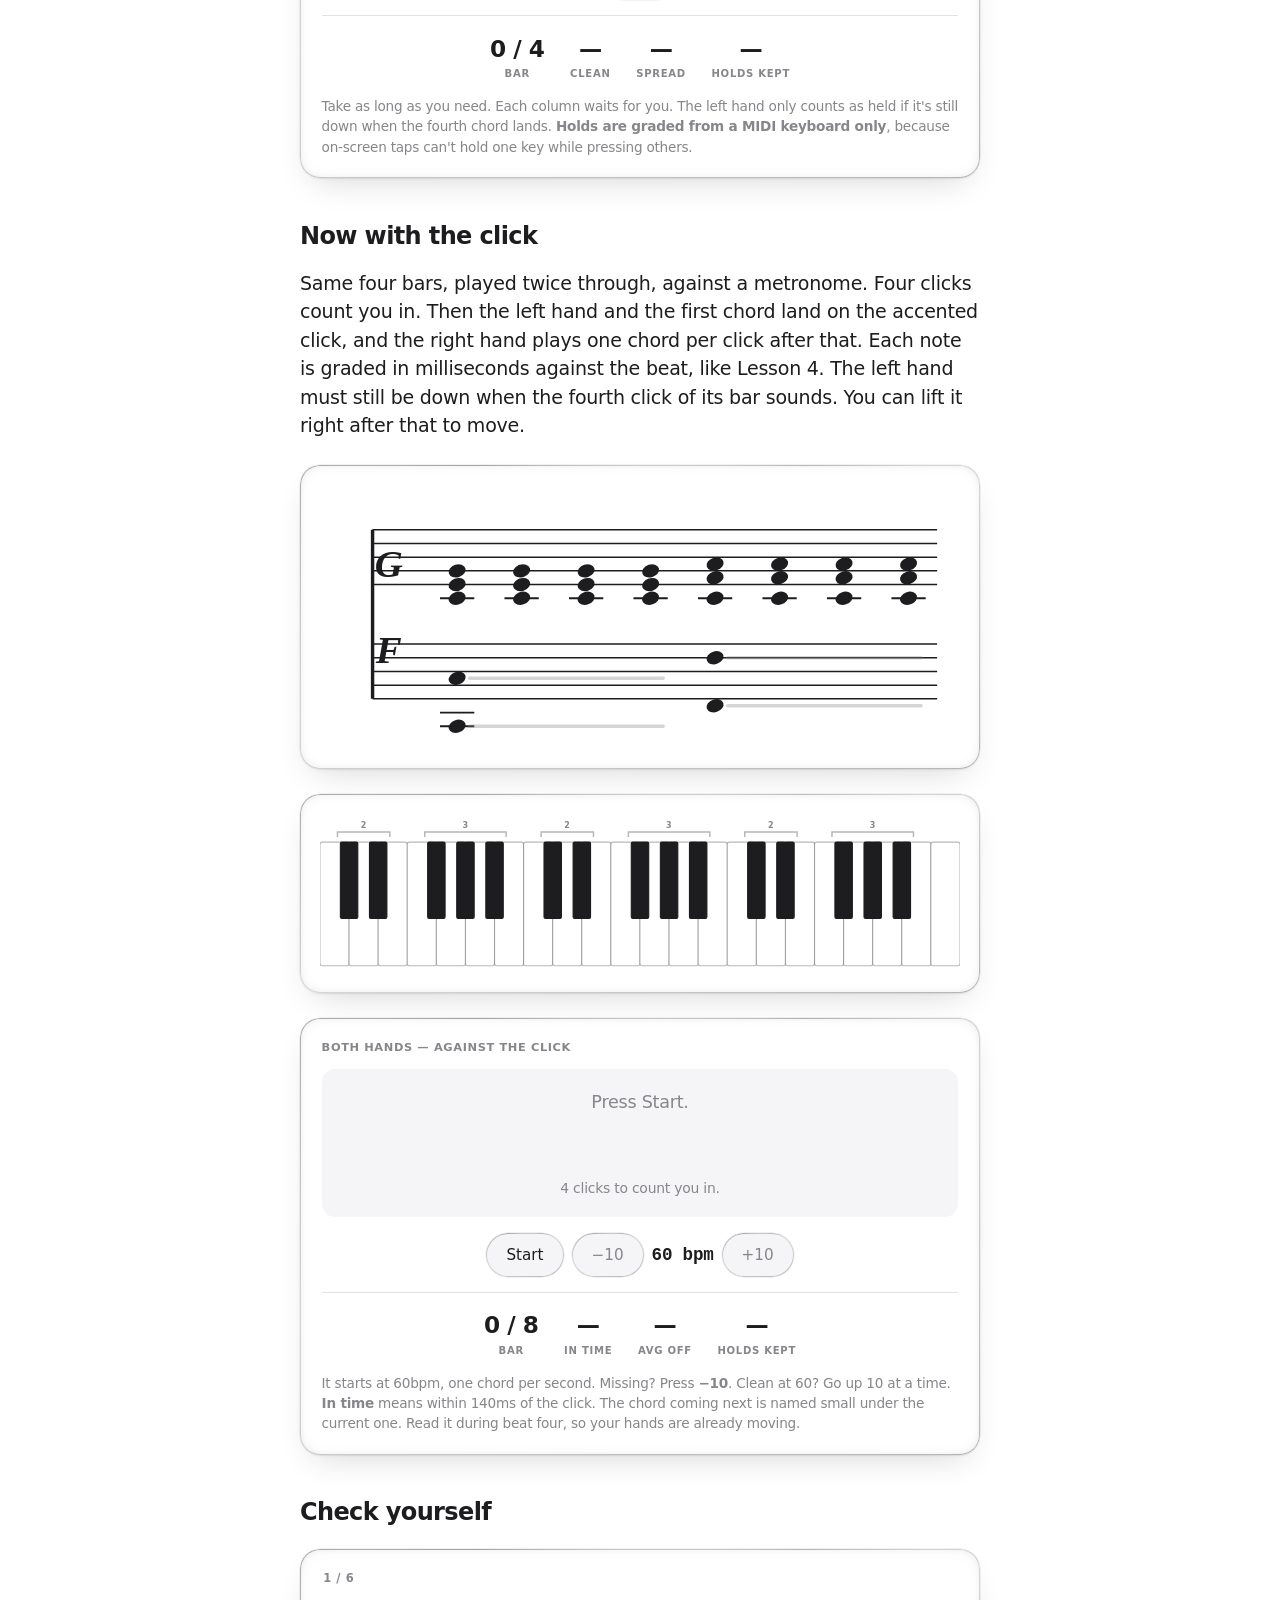
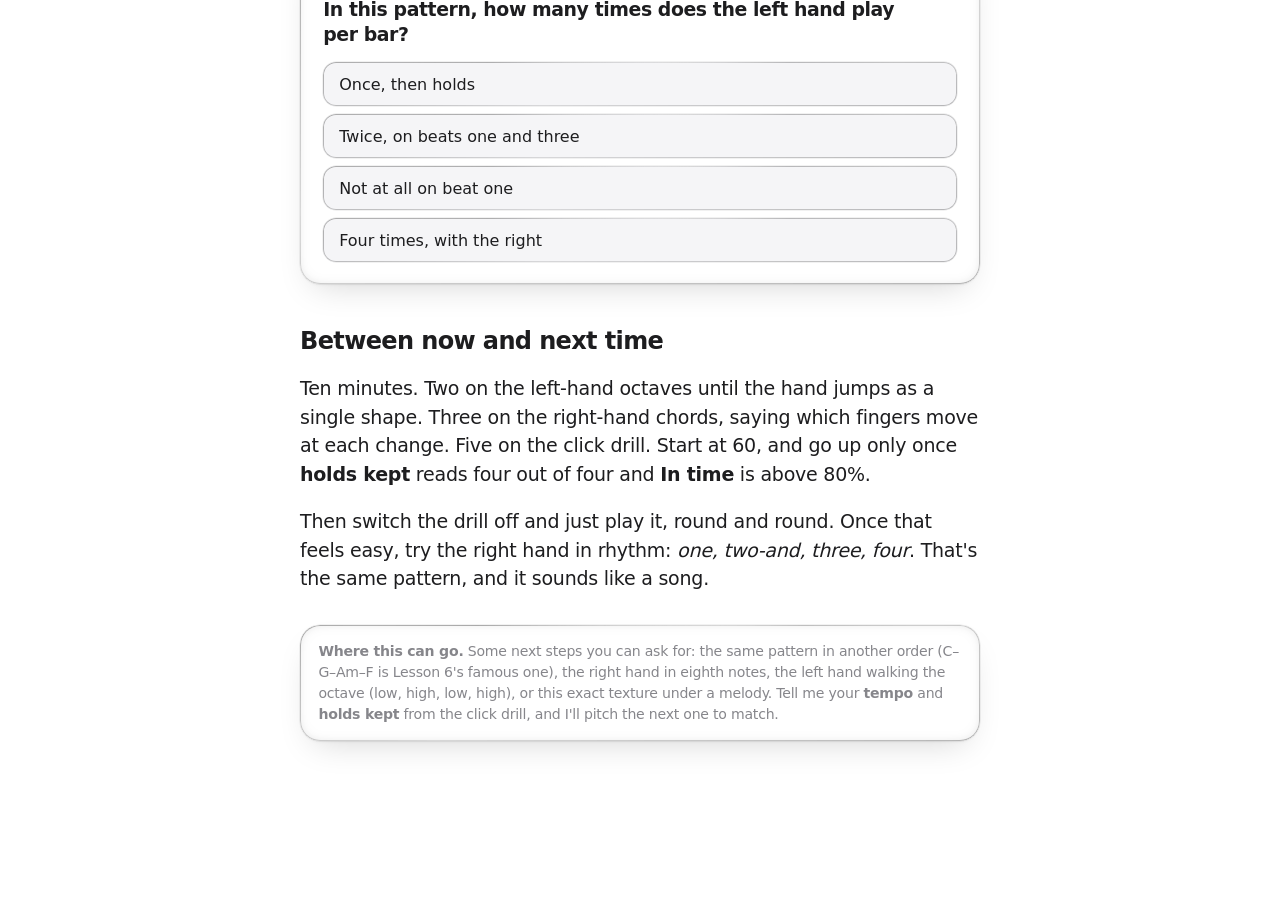
<file: lessons/0008-hold-and-pulse.html>
<!DOCTYPE html>
<html lang="en">
<head>
<meta charset="utf-8">
<meta name="viewport" content="width=device-width, initial-scale=1, viewport-fit=cover">
<link rel="manifest" href="../manifest.json">
<link rel="apple-touch-icon" href="../icons/icon-180.png">
<meta name="theme-color" content="#ffffff" media="(prefers-color-scheme: light)">
<meta name="theme-color" content="#000000" media="(prefers-color-scheme: dark)">
<meta name="apple-mobile-web-app-capable" content="yes">
<meta name="mobile-web-app-capable" content="yes">
<meta name="apple-mobile-web-app-status-bar-style" content="black-translucent">
<meta name="apple-mobile-web-app-title" content="Piano">
<link rel="icon" href="../icons/icon-192.png">
<title>Lesson 8 · Hold and pulse</title>
<link rel="stylesheet" href="../assets/style.css">
<script src="../assets/glass.js" defer></script>
<script src="../assets/midi.js"></script>
<script src="../assets/keyboard.js"></script>
<script src="../assets/staff.js"></script>
<script src="../assets/rhythm.js"></script>
<script src="../assets/holddrill.js"></script>
<script src="../assets/quiz.js"></script>
</head>
<body>

<div class="kicker">Lesson 08 · Hold and pulse</div>
<h1>The left hand holds, the right hand pulses</h1>
<p class="subtitle">Four bars, four chords, and the first time your two hands do
different things over the same stretch of time.</p>

<h2>The pattern</h2>

<p>Every bar works the same way. The <strong>left hand</strong> plays an octave
once, on beat one, and <strong>holds it</strong>. Over that, the <strong>right
hand</strong> plays a chord on every beat: one, two, three, four. Then both hands
move to the next bar.</p>

<table>
  <tr><th>Bar</th><th>Left hand (held)</th><th>Right hand (×4)</th><th>Chord</th></tr>
  <tr><td>1</td><td>C octave</td><td>C · E · G</td><td><strong>C</strong></td></tr>
  <tr><td>2</td><td>F octave</td><td>C · F · A</td><td><strong>F</strong></td></tr>
  <tr><td>3</td><td>G octave</td><td>D · G · B</td><td><strong>G</strong></td></tr>
  <tr><td>4</td><td>A octave</td><td>C · E · A</td><td><strong>Am</strong></td></tr>
</table>

<p>Those are the same four chords as Lesson 6, in the order I–IV–V–vi. What's new
is the <em>texture</em>: the left hand gives you the low end, and the right hand
gives you the beat.</p>

<div data-midi-bar data-diag="../diag.html"></div>

<h2>Left hand: octaves, pinky and thumb</h2>

<p>An <strong>octave</strong> is the same letter eight white keys apart. Put your
<strong>pinky</strong> on the low one and your <strong>thumb</strong> on the high
one, and keep that stretch fixed. Then the whole hand moves as one shape: C to F,
F to G, G to A. Look at the low note, and the thumb is already in place.</p>

<p>The octaves here sit below middle C: C2–C3, F2–F3, G2–G3 and A2–A3. On the
staff, the pinky's note is the lower of the two, down on the ledger lines.</p>

<div id="lh-staff" data-staff data-clefs="both"></div>
<div id="lh-kb" data-keyboard data-from="36" data-octaves="3"
     data-labels="none" data-groups="true" data-interactive="true"></div>

<div data-holddrill
     data-staff="lh-staff" data-kb="lh-kb" data-bars="bars"
     data-hands="left" data-loops="2" data-show-keys="true"
     data-title="Left hand alone — C, F, G, A octaves"
     data-caption="Two times through. The next octave is tinted on the keyboard until it's under your hand. <strong>Spread</strong> is how far apart pinky and thumb land. Aim for one sound, not two."></div>

<h2>Right hand: four chords that hardly move</h2>

<p>You could play these as root-position triads, with C–E–G, F–A–C, G–B–D and
A–C–E all stacked from the bottom. But then your right hand would leap up the
keyboard every bar. Instead, each chord is rearranged (an
<strong>inversion</strong>) so it stays close to the one before:</p>

<div class="callout">
  <span class="callout-label">Watch the thumb</span>
  <strong>C → F:</strong> the thumb stays on C. The other two fingers each step up
  one key (E→F, G→A).<br>
  <strong>F → G:</strong> the whole shape shifts up one white key (C·F·A →
  D·G·B).<br>
  <strong>G → Am:</strong> back down, with the thumb returning to C.<br><br>
  For three bars out of four, your thumb sits on <strong>middle C</strong>. The
  left hand already plays each chord's name in the bass, so the right hand doesn't
  need the root at the bottom. That's what an inversion buys you.
</div>

<div id="rh-staff" data-staff data-clefs="both"></div>
<div id="rh-kb" data-keyboard data-from="36" data-octaves="3"
     data-labels="none" data-groups="true" data-interactive="true"></div>

<div data-holddrill
     data-staff="rh-staff" data-kb="rh-kb" data-bars="bars"
     data-hands="right" data-hits="4" data-show-keys="true"
     data-title="Right hand alone — each chord four times"
     data-caption="Four strikes per chord, sixteen in all. Lift the hand just enough to re-strike, and keep the shape. The keys stay tinted, so watch the change between bars: which fingers move, and which stay put?"></div>

<h2>Hands together: hold under the pulse</h2>

<p>Here's the real skill. On beat one, both hands land together. Then the right
hand lifts and strikes three more times, and <strong>the left hand stays
down</strong>. Your hands will want to copy each other. Every time the right hand
bounces, the left will want to bounce too. Don't let it.</p>

<p>On the staff, the line after each left-hand octave shows how long it has to be
held. It turns <span style="color:var(--accent)">blue</span> while you're holding,
<span style="color:var(--good)">green</span> if you held through the fourth chord,
and <span style="color:var(--bad)">red</span> if you let go early.</p>

<div id="both-staff" data-staff data-clefs="both"></div>
<div id="both-kb" data-keyboard data-from="36" data-octaves="3"
     data-labels="none" data-groups="true" data-interactive="true"></div>

<div data-holddrill
     data-staff="both-staff" data-kb="both-kb" data-bars="bars"
     data-hands="both" data-hits="4"
     data-title="Both hands — no clock"
     data-caption="Take as long as you need. Each column waits for you. The left hand only counts as held if it's still down when the fourth chord lands. <strong>Holds are graded from a MIDI keyboard only</strong>, because on-screen taps can't hold one key while pressing others."></div>

<h2>Now with the click</h2>

<p>Same four bars, played twice through, against a metronome. Four clicks count
you in. Then the left hand and the first chord land on the accented click, and
the right hand plays one chord per click after that. Each note is graded in
milliseconds against the beat, like Lesson 4. The left hand must still be down
when the fourth click of its bar sounds. You can lift it right after that to
move.</p>

<div id="click-staff" data-staff data-clefs="both"></div>
<div id="click-kb" data-keyboard data-from="36" data-octaves="3"
     data-labels="none" data-groups="true" data-interactive="true"></div>

<div data-holddrill
     data-staff="click-staff" data-kb="click-kb" data-bars="bars"
     data-hands="both" data-hits="4" data-loops="2"
     data-clock="click" data-bpm="60"
     data-title="Both hands — against the click"
     data-caption="It starts at 60bpm, one chord per second. Missing? Press <strong>−10</strong>. Clean at 60? Go up 10 at a time. <strong>In time</strong> means within 140ms of the click. The chord coming next is named small under the current one. Read it during beat four, so your hands are already moving."></div>

<script type="application/json" id="bars">
[
  { "name": "C",  "lh": [36, 48], "rh": [60, 64, 67] },
  { "name": "F",  "lh": [41, 53], "rh": [60, 65, 69] },
  { "name": "G",  "lh": [43, 55], "rh": [62, 67, 71] },
  { "name": "Am", "lh": [45, 57], "rh": [60, 64, 69] }
]
</script>

<h2>Check yourself</h2>

<div class="retrieval-quiz" data-quiz="hold-quiz"></div>

<script type="application/json" id="hold-quiz">
[
  { "q": "In this pattern, how many times does the left hand play per bar?",
    "a": "Once, then holds", "choices": ["Once, then holds", "Four times, with the right", "Twice, on beats one and three", "Not at all on beat one"] },
  { "q": "A left-hand octave is played with which two fingers?",
    "a": "Pinky and thumb", "choices": ["Pinky and thumb", "Thumb and index", "Middle and pinky", "Index and ring"] },
  { "q": "The right hand plays C·F·A over an F in the bass. Which chord is that?",
    "a": "F major", "choices": ["F major", "C major", "A minor", "D minor"] },
  { "q": "Which right-hand chord is the only one with no C in it?",
    "a": "D·G·B (the G chord)", "choices": ["D·G·B (the G chord)", "C·F·A (the F chord)", "C·E·A (the Am chord)", "C·E·G (the C chord)"] },
  { "q": "Why use C·F·A instead of F·A·C for the F chord here?",
    "a": "The right hand barely moves from C", "choices": ["The right hand barely moves from C", "F·A·C is a different chord", "C·F·A is easier to read", "It's the only way to play F"] },
  { "q": "Against the click, how long must the left hand stay down?",
    "a": "Until the fourth beat of the bar", "choices": ["Until the fourth beat of the bar", "Only for beat one", "Until the next bar has started", "Until beat two"] }
]
</script>

<h2>Between now and next time</h2>

<p>Ten minutes. Two on the left-hand octaves until the hand jumps as a single
shape. Three on the right-hand chords, saying which fingers move at each change.
Five on the click drill. Start at 60, and go up only once <strong>holds
kept</strong> reads four out of four and <strong>In time</strong> is above 80%.</p>

<p>Then switch the drill off and just play it, round and round. Once that feels
easy, try the right hand in rhythm: <em>one, two-and, three, four</em>. That's
the same pattern, and it sounds like a song.</p>

<div class="ask-agent">
  <strong>Where this can go.</strong> Some next steps you can ask for: the same
  pattern in another order (C–G–Am–F is Lesson 6's famous one), the right hand
  in eighth notes, the left hand walking the octave (low, high, low, high), or
  this exact texture under a melody. Tell me your <strong>tempo</strong> and
  <strong>holds kept</strong> from the click drill, and I'll pitch the next one
  to match.
</div>

<div class="nav">
  <span><a href="0007-anchors.html">← Lesson 7: More anchors</a></span>
  <span><a href="0009-key-of-d.html">Lesson 9: The key of D →</a></span>
</div>

</body>
</html>
</file>
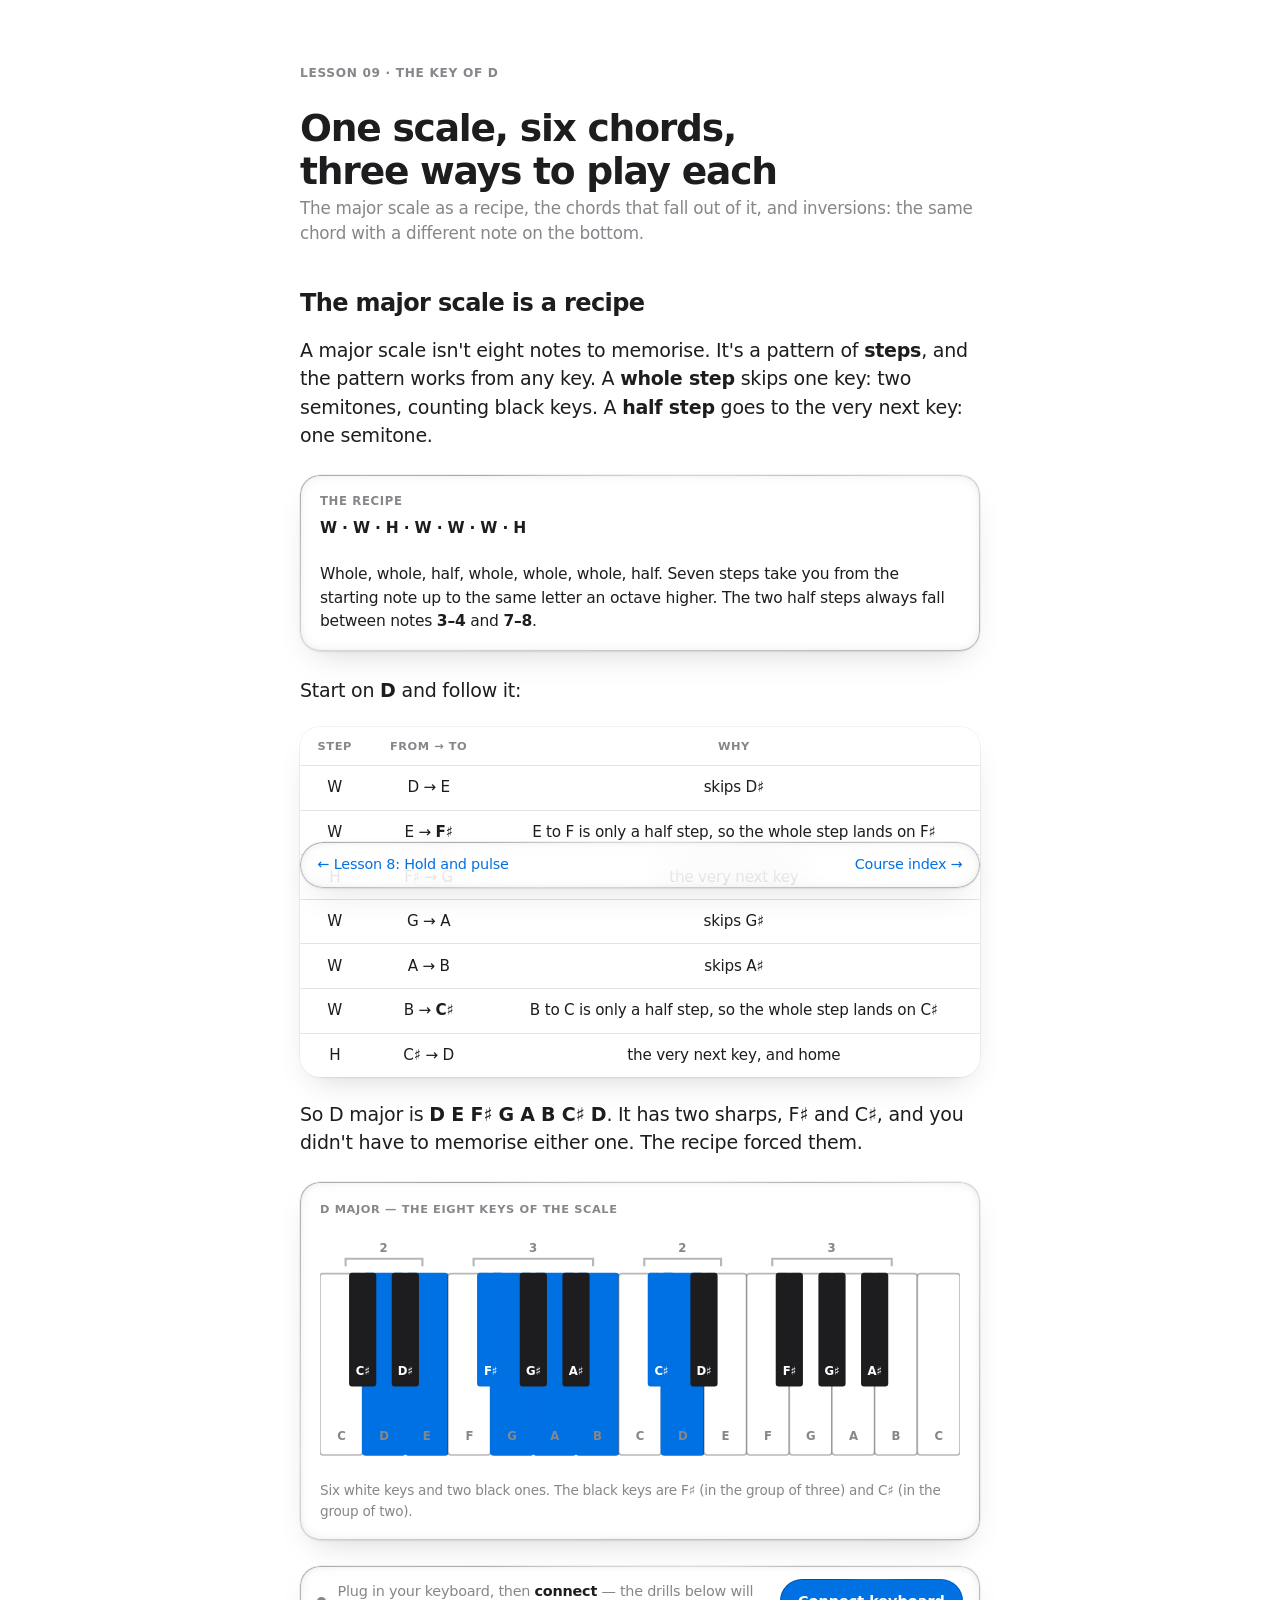
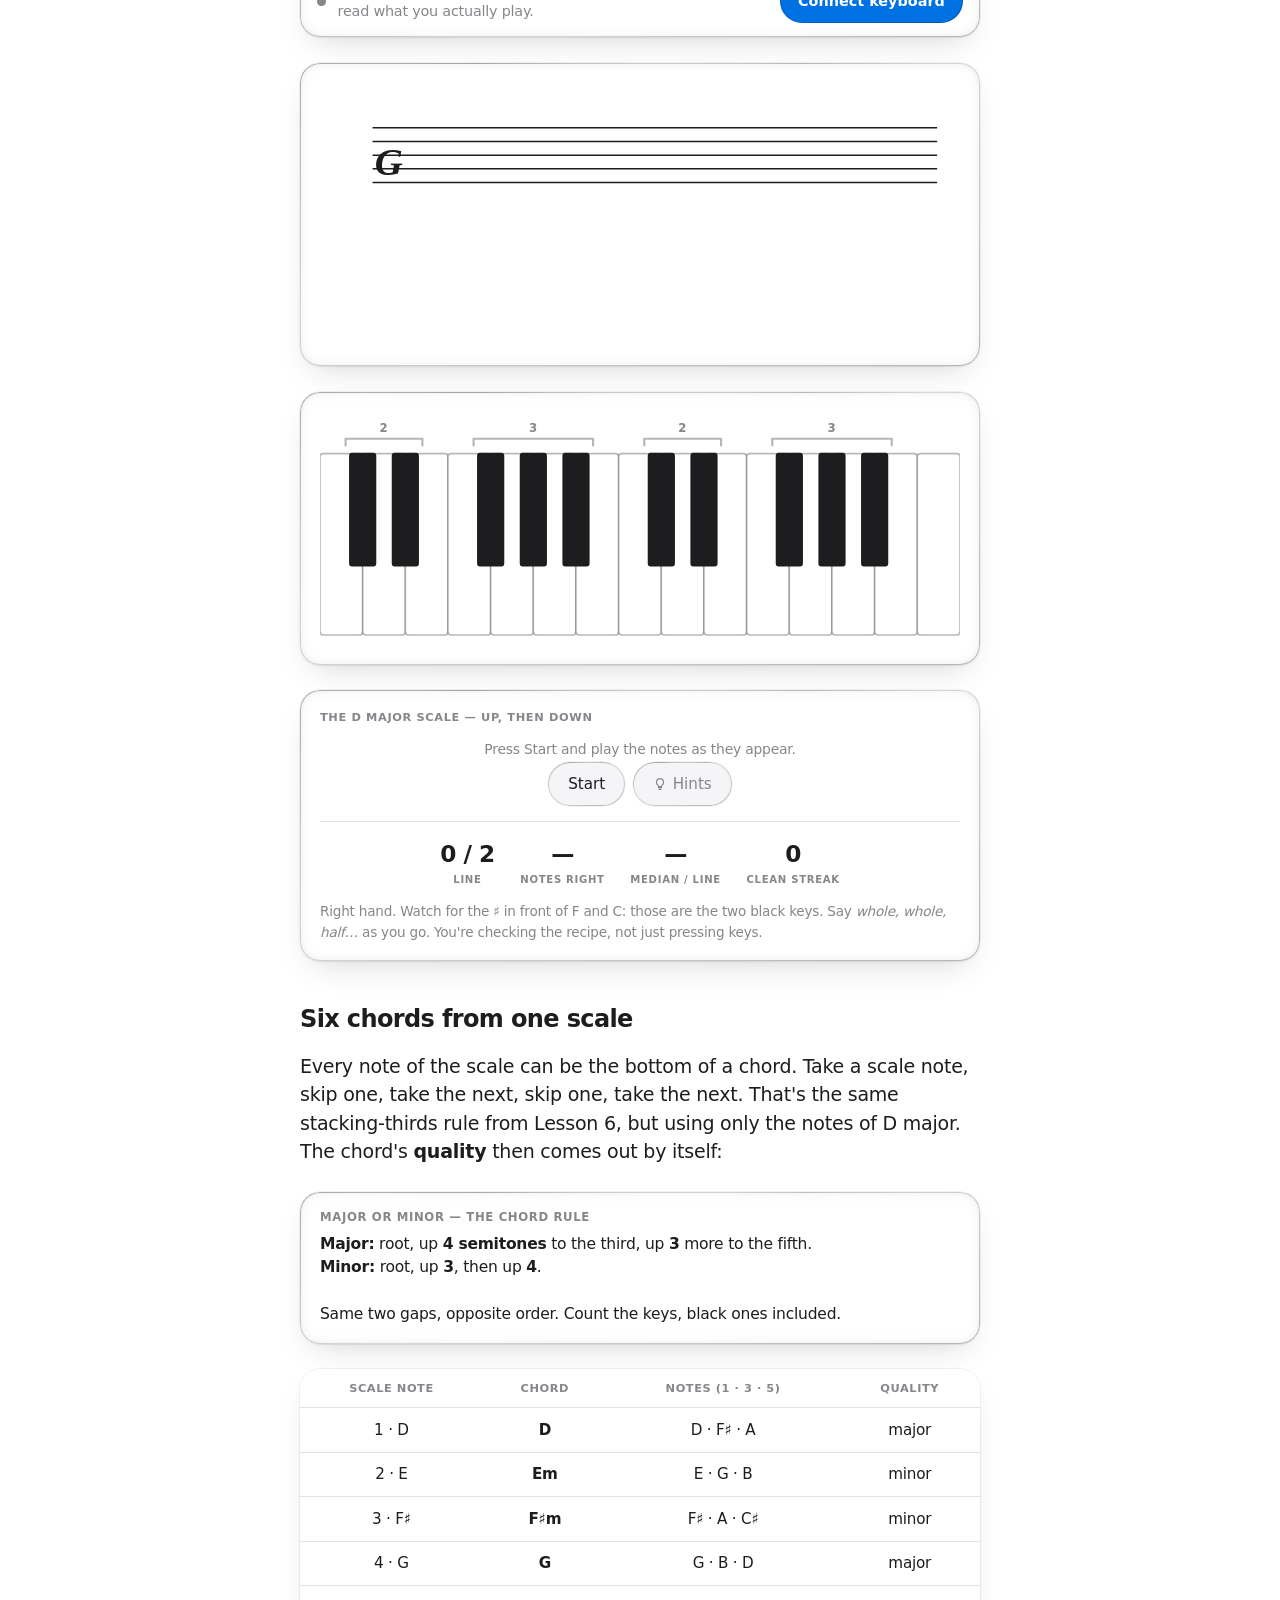
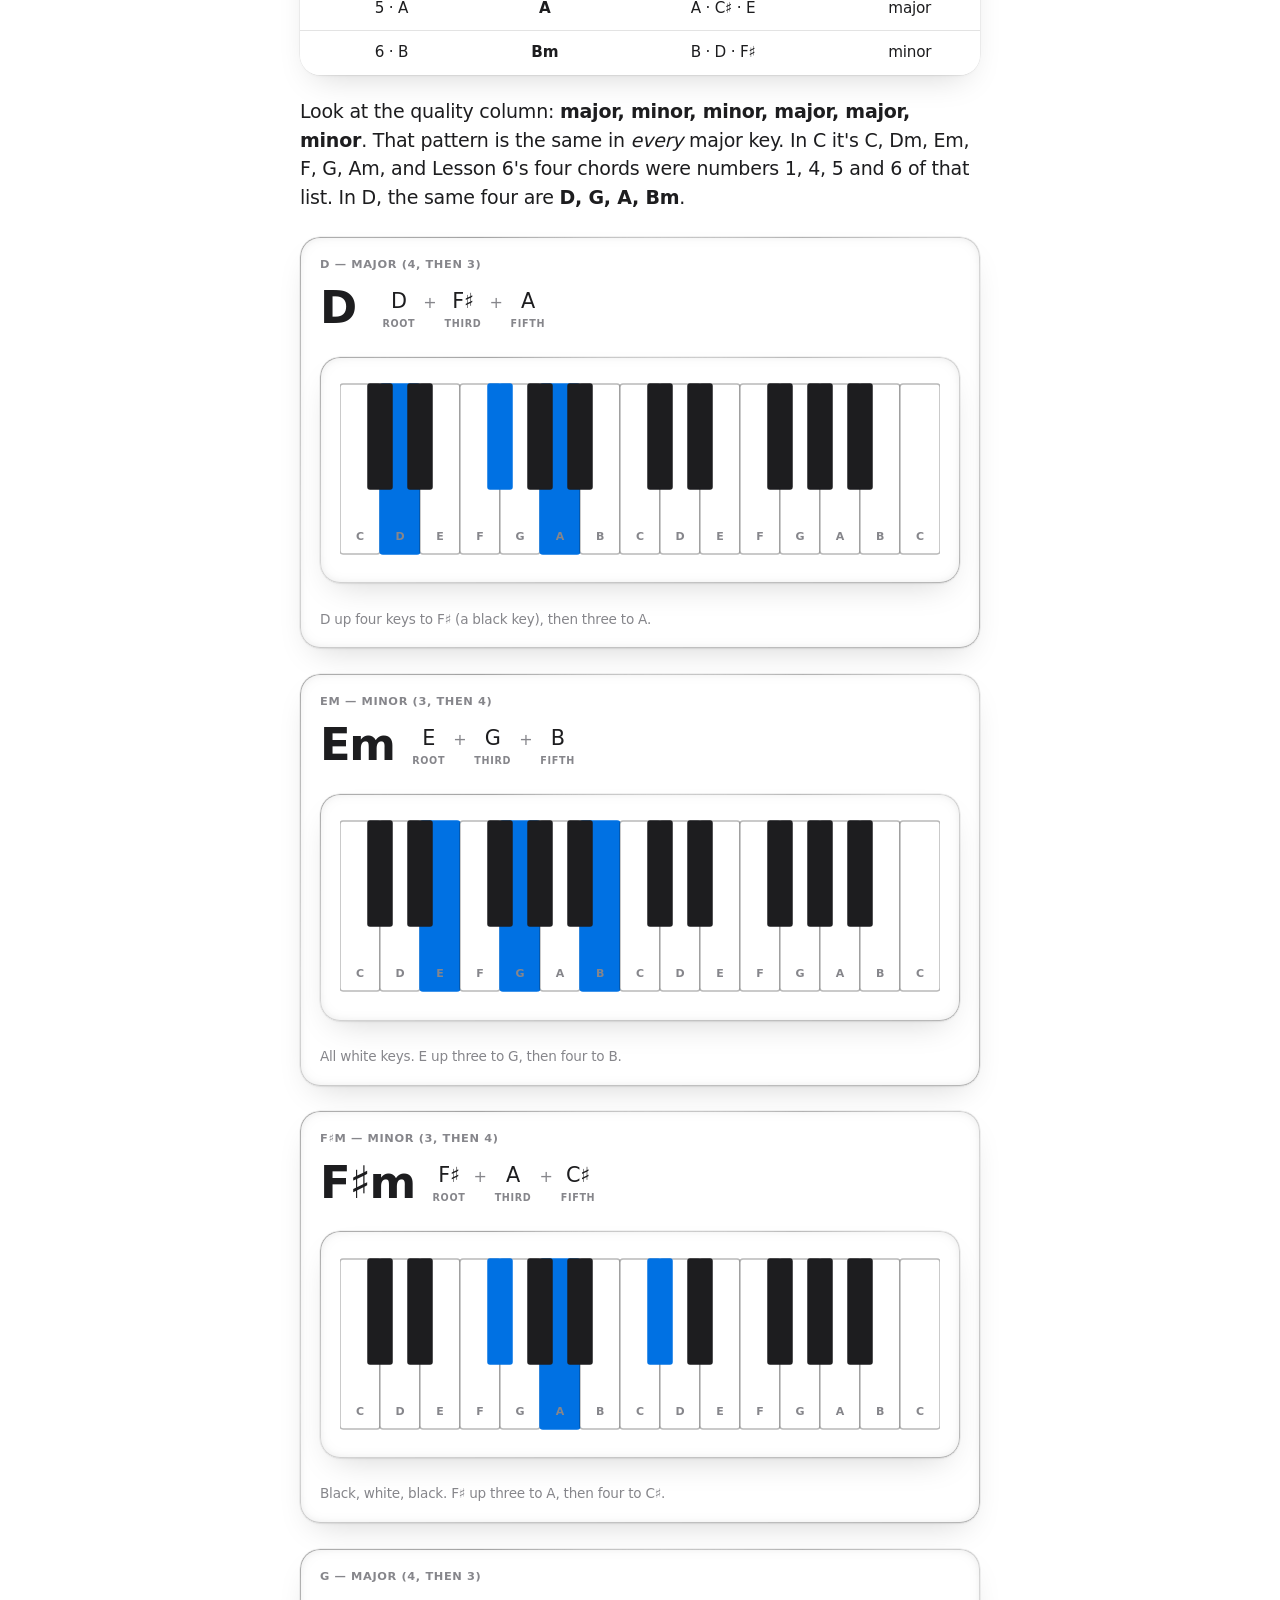
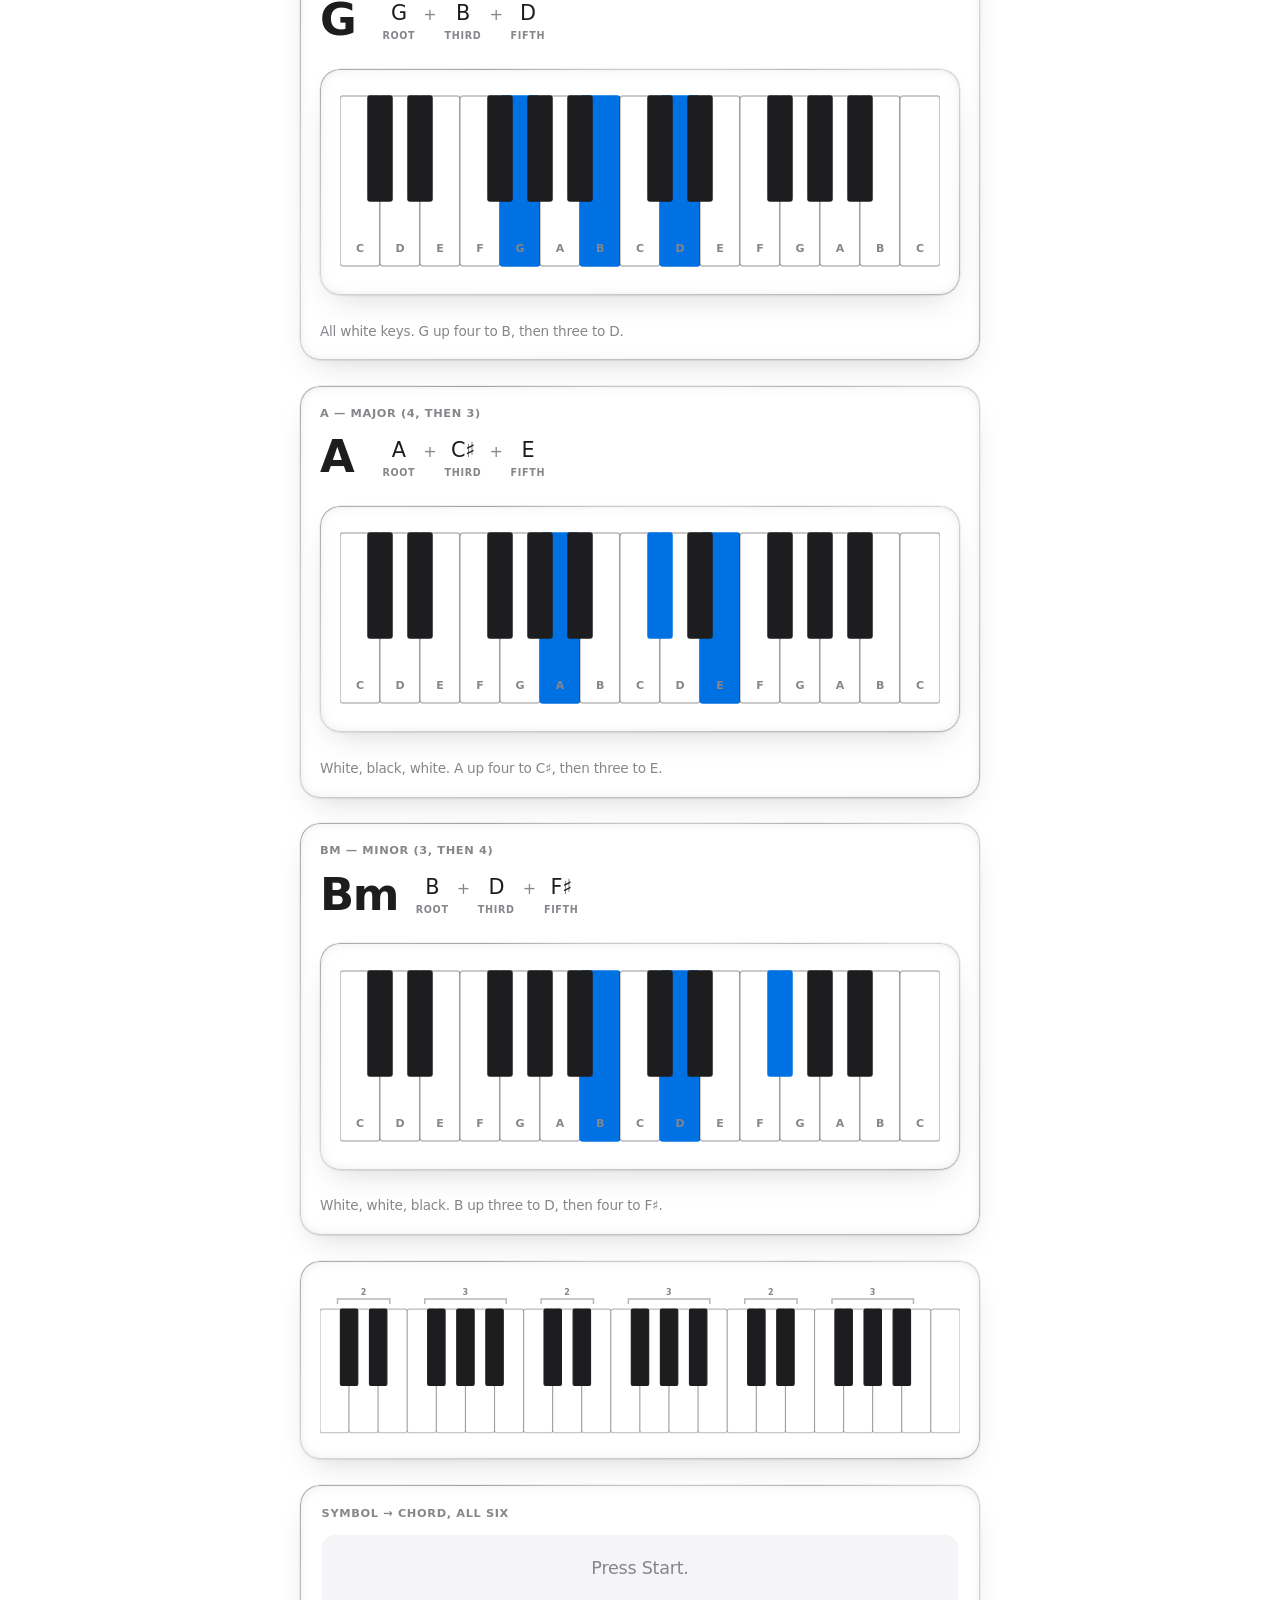
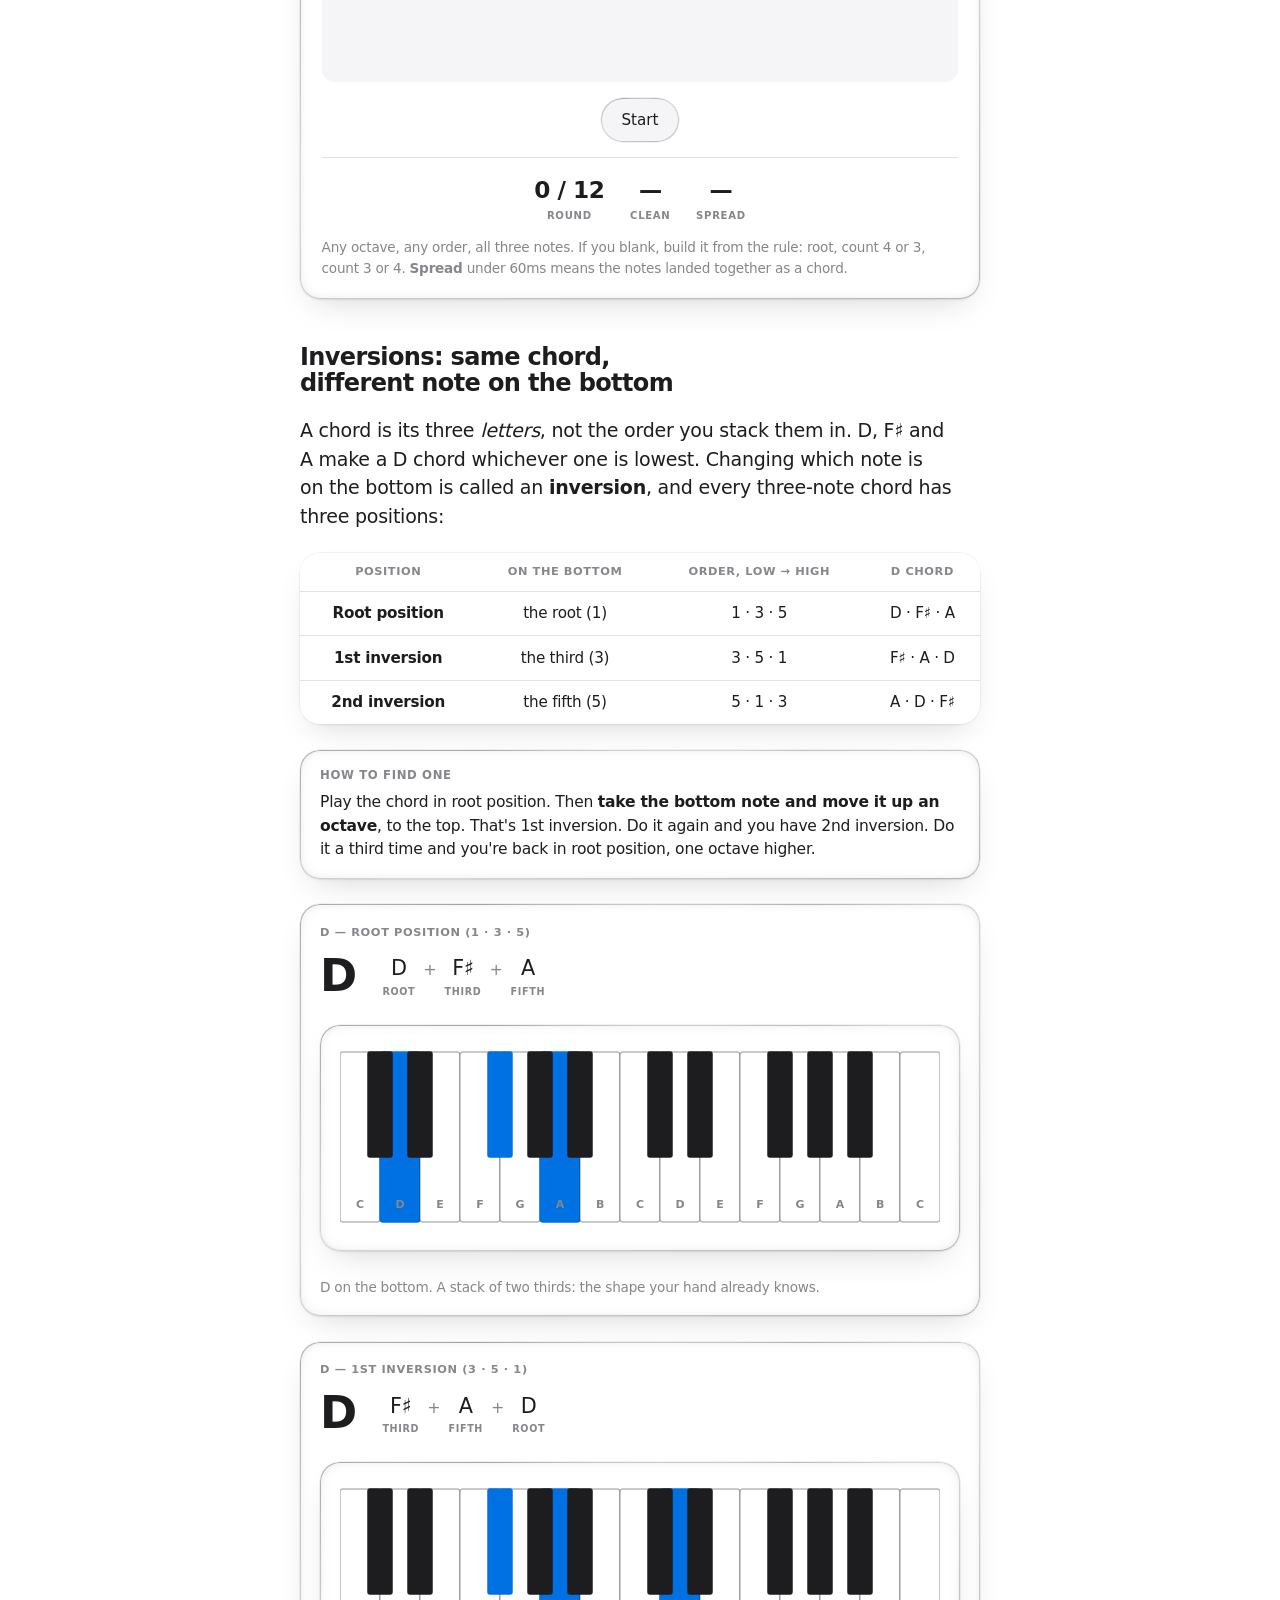
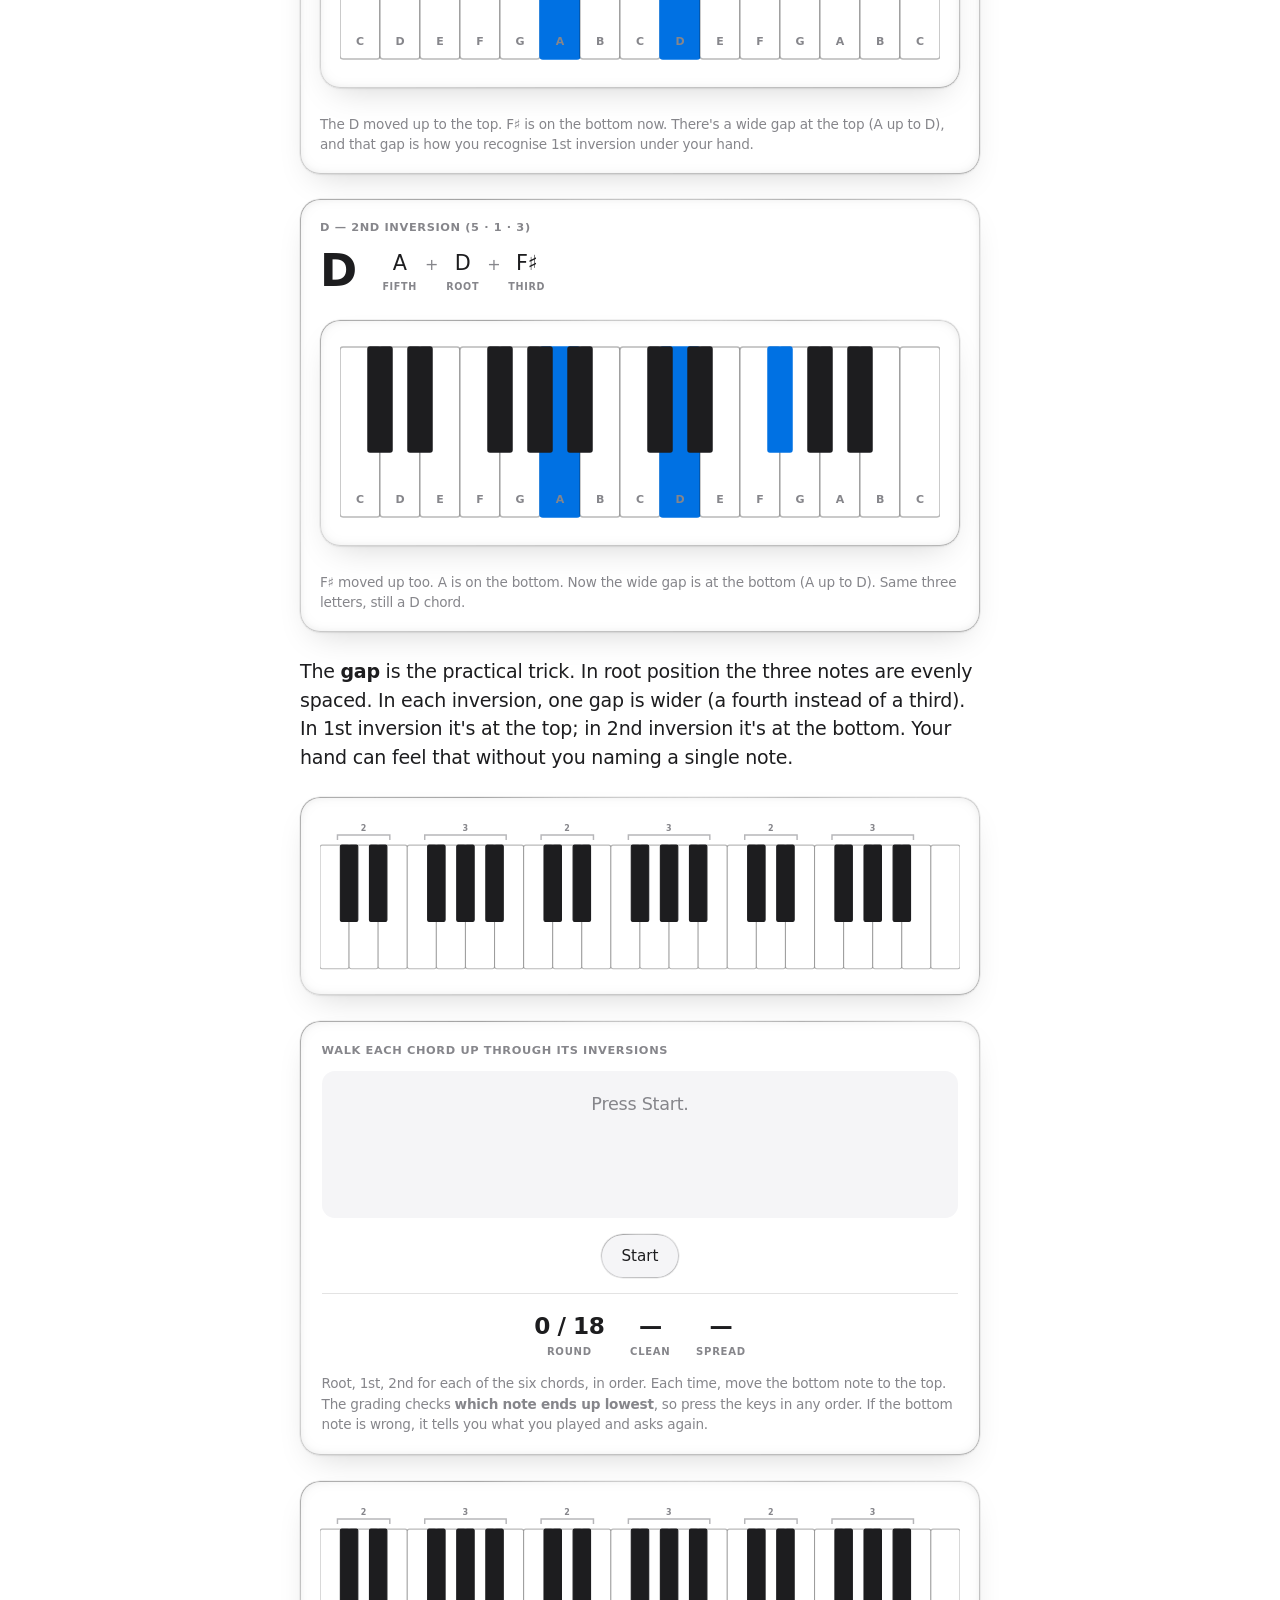
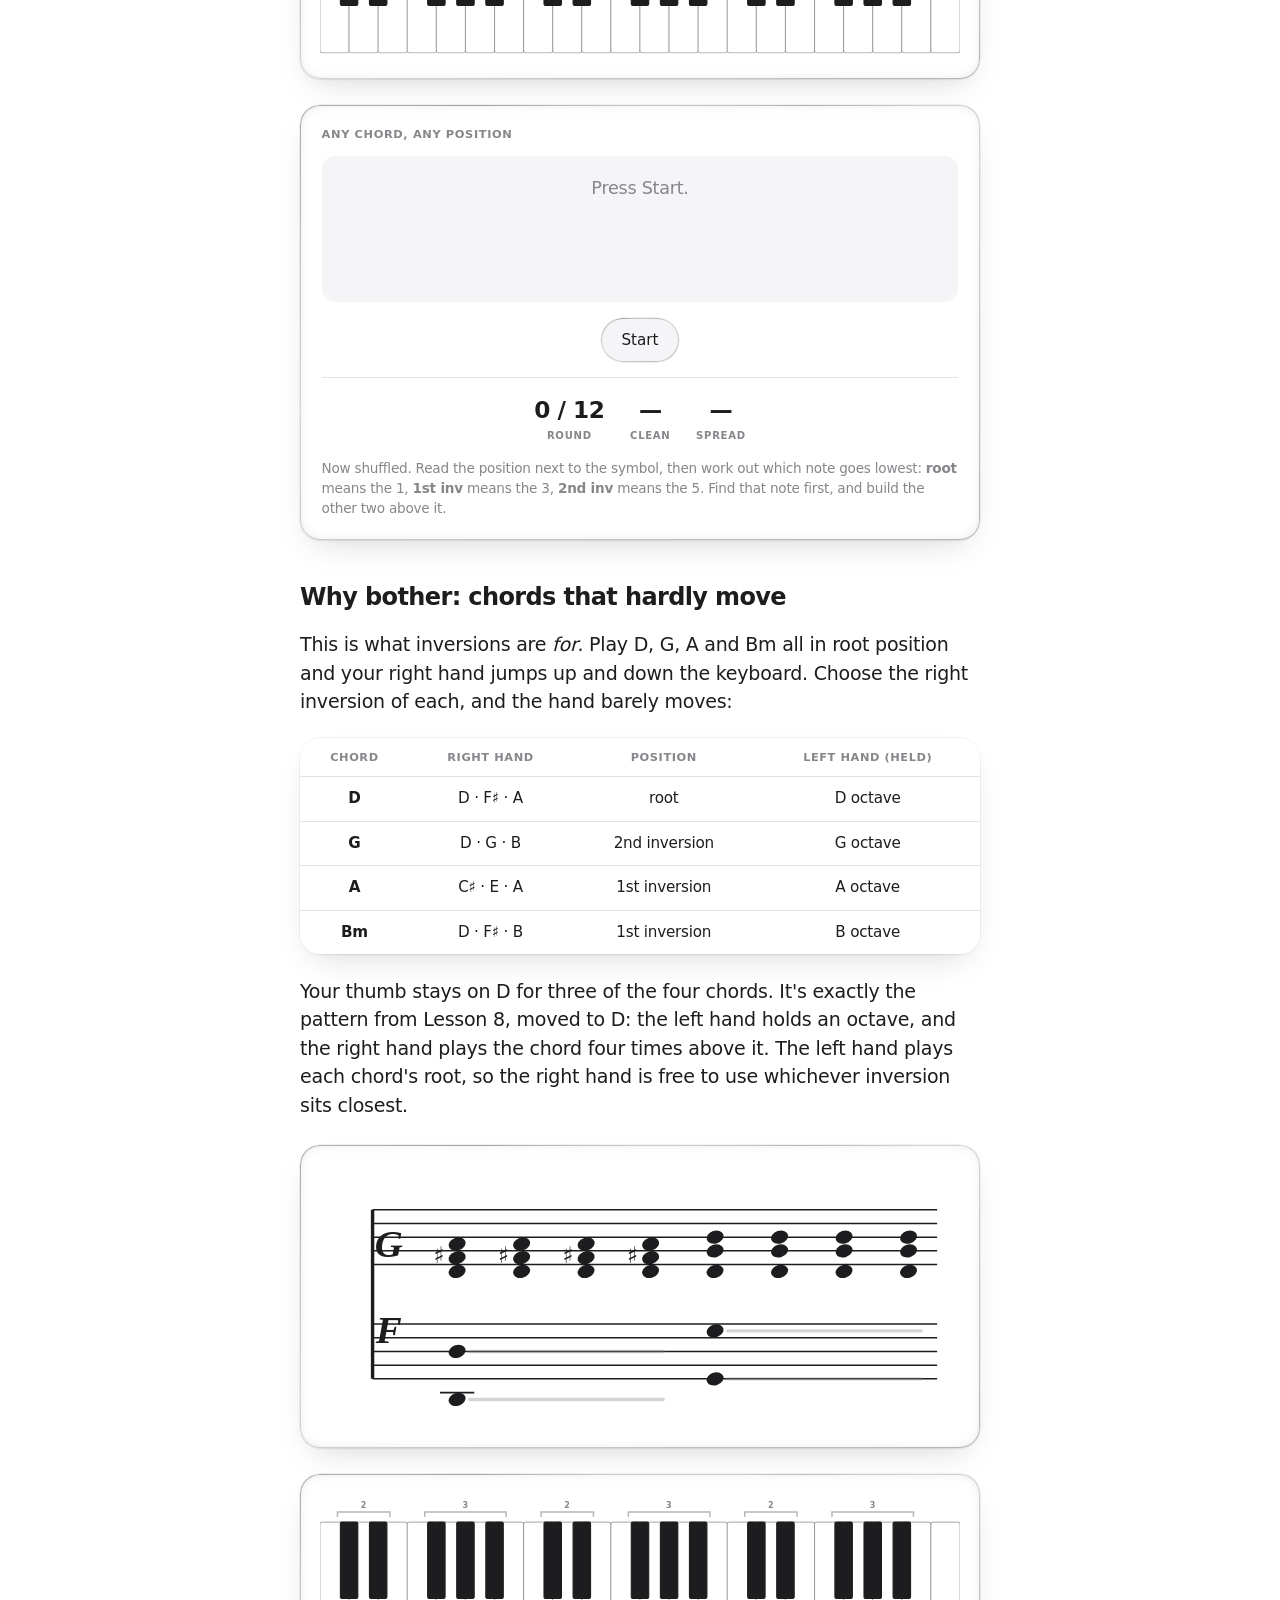
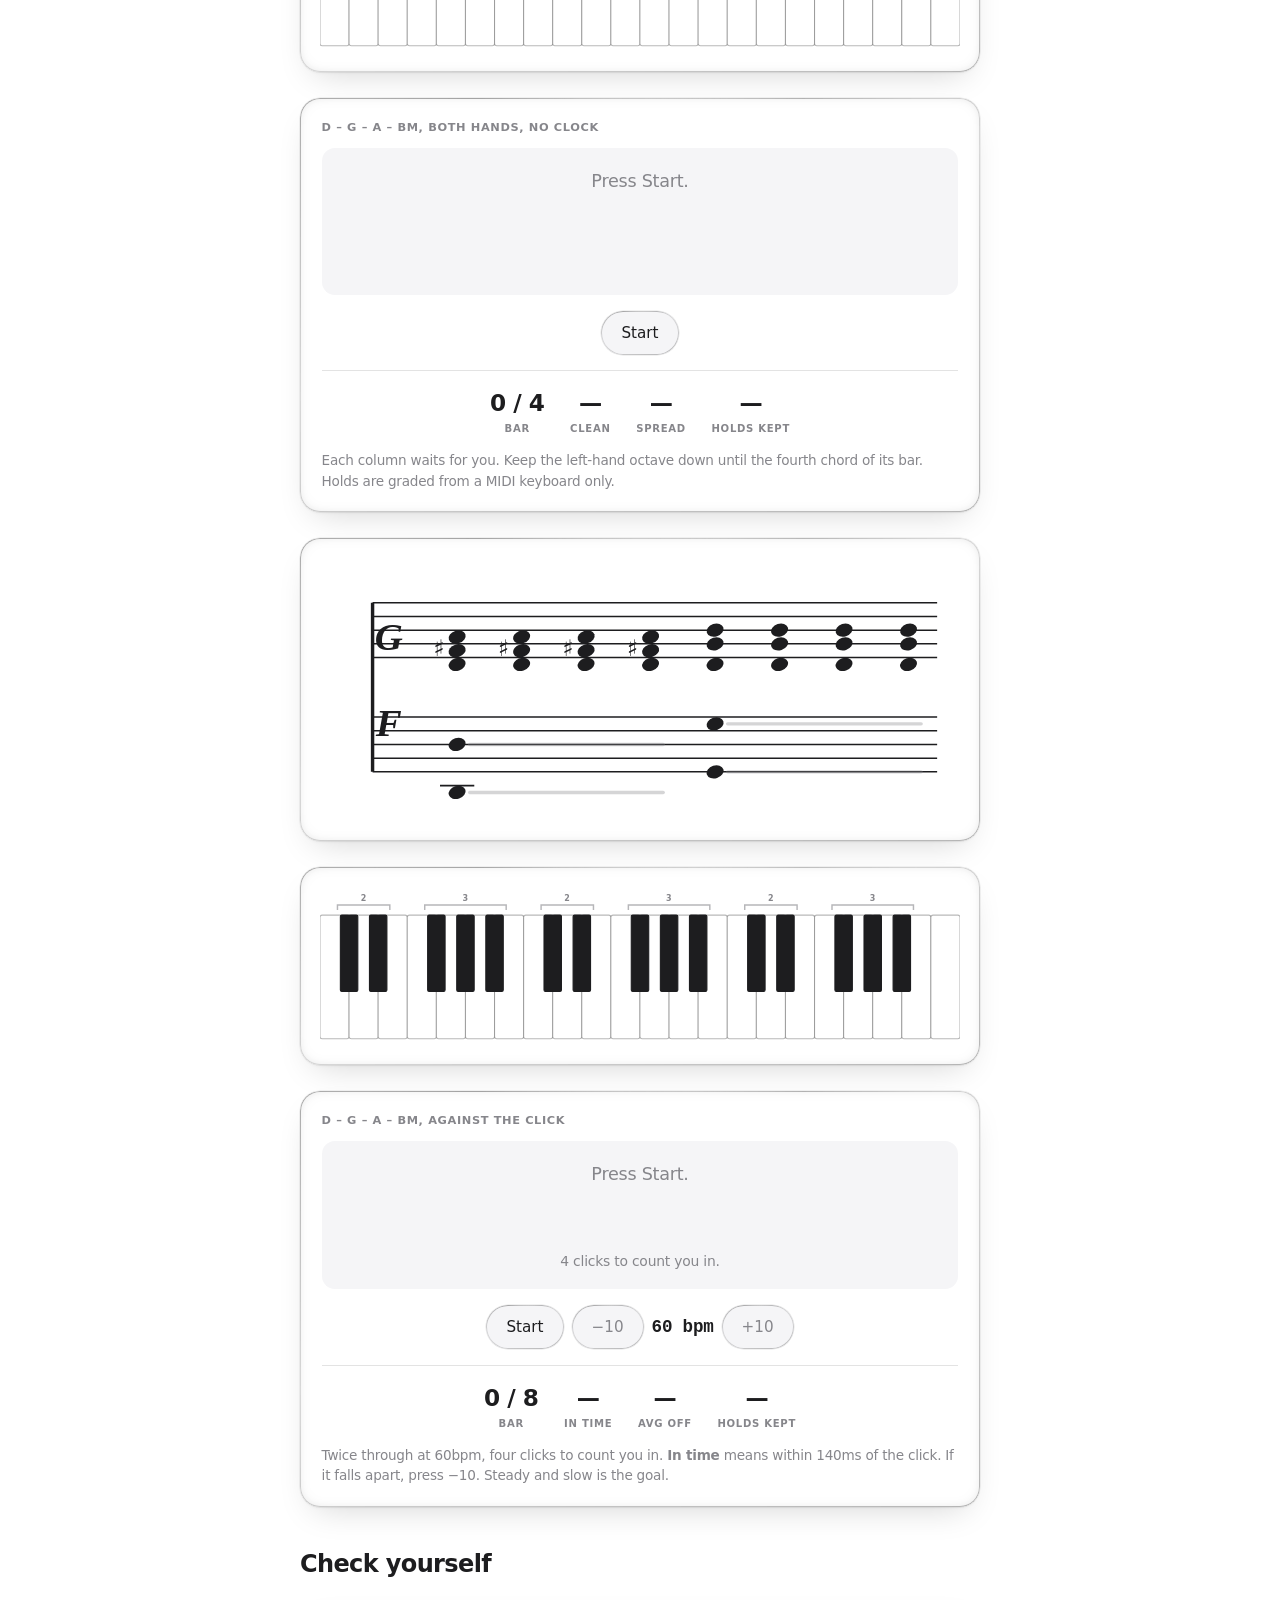
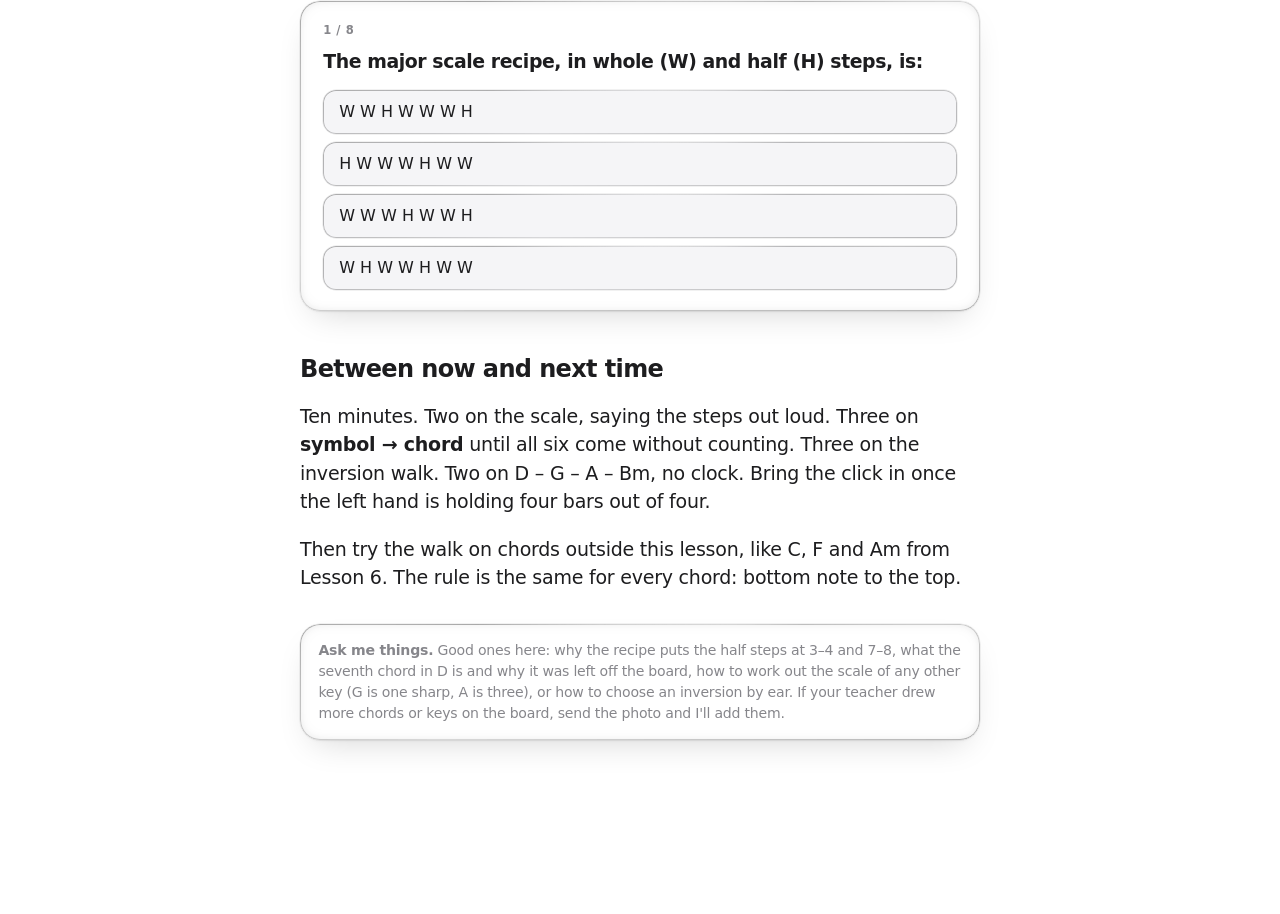
<file: lessons/0009-key-of-d.html>
<!DOCTYPE html>
<html lang="en">
<head>
<meta charset="utf-8">
<meta name="viewport" content="width=device-width, initial-scale=1, viewport-fit=cover">
<link rel="manifest" href="../manifest.json">
<link rel="apple-touch-icon" href="../icons/icon-180.png">
<meta name="theme-color" content="#ffffff" media="(prefers-color-scheme: light)">
<meta name="theme-color" content="#000000" media="(prefers-color-scheme: dark)">
<meta name="apple-mobile-web-app-capable" content="yes">
<meta name="mobile-web-app-capable" content="yes">
<meta name="apple-mobile-web-app-status-bar-style" content="black-translucent">
<meta name="apple-mobile-web-app-title" content="Piano">
<link rel="icon" href="../icons/icon-192.png">
<title>Lesson 9 · The key of D</title>
<link rel="stylesheet" href="../assets/style.css">
<script src="../assets/glass.js" defer></script>
<script src="../assets/midi.js"></script>
<script src="../assets/keyboard.js"></script>
<script src="../assets/staff.js"></script>
<script src="../assets/drillcore.js"></script>
<script src="../assets/staffdrill.js"></script>
<script src="../assets/chords.js"></script>
<script src="../assets/chorddrill.js"></script>
<script src="../assets/rhythm.js"></script>
<script src="../assets/holddrill.js"></script>
<script src="../assets/quiz.js"></script>
</head>
<body>

<div class="kicker">Lesson 09 · The key of D</div>
<h1>One scale, six chords, three ways to play each</h1>
<p class="subtitle">The major scale as a recipe, the chords that fall out of
it, and inversions: the same chord with a different note on the bottom.</p>

<h2>The major scale is a recipe</h2>

<p>A major scale isn't eight notes to memorise. It's a pattern of
<strong>steps</strong>, and the pattern works from any key. A
<strong>whole step</strong> skips one key: two semitones, counting black keys. A
<strong>half step</strong> goes to the very next key: one semitone.</p>

<div class="callout">
  <span class="callout-label">The recipe</span>
  <strong>W · W · H · W · W · W · H</strong><br><br>
  Whole, whole, half, whole, whole, whole, half. Seven steps take you from the
  starting note up to the same letter an octave higher. The two half steps always
  fall between notes <strong>3–4</strong> and <strong>7–8</strong>.
</div>

<p>Start on <strong>D</strong> and follow it:</p>

<table>
  <tr><th>Step</th><th>From → to</th><th>Why</th></tr>
  <tr><td>W</td><td>D → E</td><td>skips D♯</td></tr>
  <tr><td>W</td><td>E → <strong>F♯</strong></td><td>E to F is only a half step, so the whole step lands on F♯</td></tr>
  <tr><td>H</td><td>F♯ → G</td><td>the very next key</td></tr>
  <tr><td>W</td><td>G → A</td><td>skips G♯</td></tr>
  <tr><td>W</td><td>A → B</td><td>skips A♯</td></tr>
  <tr><td>W</td><td>B → <strong>C♯</strong></td><td>B to C is only a half step, so the whole step lands on C♯</td></tr>
  <tr><td>H</td><td>C♯ → D</td><td>the very next key, and home</td></tr>
</table>

<p>So D major is <strong>D E F♯ G A B C♯ D</strong>. It has two sharps, F♯ and
C♯, and you didn't have to memorise either one. The recipe forced them.</p>

<div id="scale-map" data-keyboard data-from="60" data-octaves="2"
     data-labels="all" data-groups="true" data-interactive="false" data-live="false"
     data-title="D major — the eight keys of the scale"
     data-caption="Six white keys and two black ones. The black keys are F♯ (in the group of three) and C♯ (in the group of two)."></div>

<div data-midi-bar data-diag="../diag.html"></div>

<div id="scale-staff" data-staff data-clefs="treble"></div>
<div id="scale-kb" data-keyboard data-from="60" data-octaves="2"
     data-labels="none" data-groups="true" data-interactive="true"></div>

<div data-staffdrill data-staff="scale-staff" data-kb="scale-kb"
     data-lines='[{"clef":"treble","notes":[62,64,66,67,69,71,73,74]},{"clef":"treble","notes":[74,73,71,69,67,66,64,62]}]'
     data-title="The D major scale — up, then down"
     data-caption="Right hand. Watch for the ♯ in front of F and C: those are the two black keys. Say <em>whole, whole, half…</em> as you go. You're checking the recipe, not just pressing keys."></div>

<h2>Six chords from one scale</h2>

<p>Every note of the scale can be the bottom of a chord. Take a scale note, skip
one, take the next, skip one, take the next. That's the same stacking-thirds rule
from Lesson 6, but using only the notes of D major. The chord's
<strong>quality</strong> then comes out by itself:</p>

<div class="callout">
  <span class="callout-label">Major or minor — the chord rule</span>
  <strong>Major:</strong> root, up <strong>4 semitones</strong> to the third, up
  <strong>3</strong> more to the fifth.<br>
  <strong>Minor:</strong> root, up <strong>3</strong>, then up
  <strong>4</strong>.<br><br>
  Same two gaps, opposite order. Count the keys, black ones included.
</div>

<table>
  <tr><th>Scale note</th><th>Chord</th><th>Notes (1 · 3 · 5)</th><th>Quality</th></tr>
  <tr><td>1 · D</td><td><strong>D</strong></td><td>D · F♯ · A</td><td>major</td></tr>
  <tr><td>2 · E</td><td><strong>Em</strong></td><td>E · G · B</td><td>minor</td></tr>
  <tr><td>3 · F♯</td><td><strong>F♯m</strong></td><td>F♯ · A · C♯</td><td>minor</td></tr>
  <tr><td>4 · G</td><td><strong>G</strong></td><td>G · B · D</td><td>major</td></tr>
  <tr><td>5 · A</td><td><strong>A</strong></td><td>A · C♯ · E</td><td>major</td></tr>
  <tr><td>6 · B</td><td><strong>Bm</strong></td><td>B · D · F♯</td><td>minor</td></tr>
</table>

<p>Look at the quality column: <strong>major, minor, minor, major, major,
minor</strong>. That pattern is the same in <em>every</em> major key. In C it's
C, Dm, Em, F, G, Am, and Lesson 6's four chords were numbers 1, 4, 5 and 6 of
that list. In D, the same four are <strong>D, G, A, Bm</strong>.</p>

<div data-chord="D" data-from="62" data-title="D — major (4, then 3)"
     data-caption="D up four keys to F♯ (a black key), then three to A."></div>
<div data-chord="Em" data-from="64" data-title="Em — minor (3, then 4)"
     data-caption="All white keys. E up three to G, then four to B."></div>
<div data-chord="F♯m" data-from="66" data-title="F♯m — minor (3, then 4)"
     data-caption="Black, white, black. F♯ up three to A, then four to C♯."></div>
<div data-chord="G" data-from="67" data-title="G — major (4, then 3)"
     data-caption="All white keys. G up four to B, then three to D."></div>
<div data-chord="A" data-from="69" data-title="A — major (4, then 3)"
     data-caption="White, black, white. A up four to C♯, then three to E."></div>
<div data-chord="Bm" data-from="71" data-title="Bm — minor (3, then 4)"
     data-caption="White, white, black. B up three to D, then four to F♯."></div>

<div id="chord-kb" data-keyboard data-from="48" data-octaves="3"
     data-labels="none" data-groups="true" data-interactive="true"></div>

<div data-chorddrill="name" data-kb="chord-kb"
     data-chords="D Em F♯m G A Bm" data-rounds="12"
     data-title="Symbol → chord, all six"
     data-caption="Any octave, any order, all three notes. If you blank, build it from the rule: root, count 4 or 3, count 3 or 4. <strong>Spread</strong> under 60ms means the notes landed together as a chord."></div>

<h2>Inversions: same chord, different note on the bottom</h2>

<p>A chord is its three <em>letters</em>, not the order you stack them in. D, F♯
and A make a D chord whichever one is lowest. Changing which note is on the
bottom is called an <strong>inversion</strong>, and every three-note chord has
three positions:</p>

<table>
  <tr><th>Position</th><th>On the bottom</th><th>Order, low → high</th><th>D chord</th></tr>
  <tr><td><strong>Root position</strong></td><td>the root (1)</td><td>1 · 3 · 5</td><td>D · F♯ · A</td></tr>
  <tr><td><strong>1st inversion</strong></td><td>the third (3)</td><td>3 · 5 · 1</td><td>F♯ · A · D</td></tr>
  <tr><td><strong>2nd inversion</strong></td><td>the fifth (5)</td><td>5 · 1 · 3</td><td>A · D · F♯</td></tr>
</table>

<div class="callout">
  <span class="callout-label">How to find one</span>
  Play the chord in root position. Then <strong>take the bottom note and move it
  up an octave</strong>, to the top. That's 1st inversion. Do it again and you have
  2nd inversion. Do it a third time and you're back in root position, one octave
  higher.
</div>

<div data-chord="D" data-from="62" data-inversion="0"
     data-title="D — root position (1 · 3 · 5)"
     data-caption="D on the bottom. A stack of two thirds: the shape your hand already knows."></div>
<div data-chord="D" data-from="62" data-inversion="1"
     data-title="D — 1st inversion (3 · 5 · 1)"
     data-caption="The D moved up to the top. F♯ is on the bottom now. There's a wide gap at the top (A up to D), and that gap is how you recognise 1st inversion under your hand."></div>
<div data-chord="D" data-from="62" data-inversion="2"
     data-title="D — 2nd inversion (5 · 1 · 3)"
     data-caption="F♯ moved up too. A is on the bottom. Now the wide gap is at the bottom (A up to D). Same three letters, still a D chord."></div>

<p>The <strong>gap</strong> is the practical trick. In root position the three
notes are evenly spaced. In each inversion, one gap is wider (a fourth instead of
a third). In 1st inversion it's at the top; in 2nd inversion it's at the bottom.
Your hand can feel that without you naming a single note.</p>

<div id="walk-kb" data-keyboard data-from="48" data-octaves="3"
     data-labels="none" data-groups="true" data-interactive="true"></div>

<div data-chorddrill="inversion" data-kb="walk-kb"
     data-chords="D Em F♯m G A Bm" data-order="walk" data-rounds="18"
     data-title="Walk each chord up through its inversions"
     data-caption="Root, 1st, 2nd for each of the six chords, in order. Each time, move the bottom note to the top. The grading checks <strong>which note ends up lowest</strong>, so press the keys in any order. If the bottom note is wrong, it tells you what you played and asks again."></div>

<div id="inv-kb" data-keyboard data-from="48" data-octaves="3"
     data-labels="none" data-groups="true" data-interactive="true"></div>

<div data-chorddrill="inversion" data-kb="inv-kb"
     data-chords="D Em F♯m G A Bm" data-rounds="12"
     data-title="Any chord, any position"
     data-caption="Now shuffled. Read the position next to the symbol, then work out which note goes lowest: <strong>root</strong> means the 1, <strong>1st inv</strong> means the 3, <strong>2nd inv</strong> means the 5. Find that note first, and build the other two above it."></div>

<h2>Why bother: chords that hardly move</h2>

<p>This is what inversions are <em>for</em>. Play D, G, A and Bm all in root
position and your right hand jumps up and down the keyboard. Choose the right
inversion of each, and the hand barely moves:</p>

<table>
  <tr><th>Chord</th><th>Right hand</th><th>Position</th><th>Left hand (held)</th></tr>
  <tr><td><strong>D</strong></td><td>D · F♯ · A</td><td>root</td><td>D octave</td></tr>
  <tr><td><strong>G</strong></td><td>D · G · B</td><td>2nd inversion</td><td>G octave</td></tr>
  <tr><td><strong>A</strong></td><td>C♯ · E · A</td><td>1st inversion</td><td>A octave</td></tr>
  <tr><td><strong>Bm</strong></td><td>D · F♯ · B</td><td>1st inversion</td><td>B octave</td></tr>
</table>

<p>Your thumb stays on D for three of the four chords. It's exactly the pattern
from Lesson 8, moved to D: the left hand holds an octave, and the right hand plays
the chord four times above it. The left hand plays each chord's root, so the
right hand is free to use whichever inversion sits closest.</p>

<div id="prog-staff" data-staff data-clefs="both"></div>
<div id="prog-kb" data-keyboard data-from="36" data-octaves="3"
     data-labels="none" data-groups="true" data-interactive="true"></div>

<div data-holddrill
     data-staff="prog-staff" data-kb="prog-kb" data-bars="d-bars"
     data-hands="both" data-hits="4"
     data-title="D – G – A – Bm, both hands, no clock"
     data-caption="Each column waits for you. Keep the left-hand octave down until the fourth chord of its bar. Holds are graded from a MIDI keyboard only."></div>

<div id="prog-click-staff" data-staff data-clefs="both"></div>
<div id="prog-click-kb" data-keyboard data-from="36" data-octaves="3"
     data-labels="none" data-groups="true" data-interactive="true"></div>

<div data-holddrill
     data-staff="prog-click-staff" data-kb="prog-click-kb" data-bars="d-bars"
     data-hands="both" data-hits="4" data-loops="2"
     data-clock="click" data-bpm="60"
     data-title="D – G – A – Bm, against the click"
     data-caption="Twice through at 60bpm, four clicks to count you in. <strong>In time</strong> means within 140ms of the click. If it falls apart, press −10. Steady and slow is the goal."></div>

<script type="application/json" id="d-bars">
[
  { "name": "D",  "lh": [38, 50], "rh": [62, 66, 69] },
  { "name": "G",  "lh": [43, 55], "rh": [62, 67, 71] },
  { "name": "A",  "lh": [45, 57], "rh": [61, 64, 69] },
  { "name": "Bm", "lh": [47, 59], "rh": [62, 66, 71] }
]
</script>

<h2>Check yourself</h2>

<div class="retrieval-quiz" data-quiz="d-quiz"></div>

<script type="application/json" id="d-quiz">
[
  { "q": "The major scale recipe, in whole (W) and half (H) steps, is:",
    "a": "W W H W W W H", "choices": ["W W H W W W H", "W H W W H W W", "W W W H W W H", "H W W W H W W"] },
  { "q": "Which two notes are sharp in D major?",
    "a": "F♯ and C♯", "choices": ["F♯ and C♯", "F♯ only", "C♯ and G♯", "F♯ and G♯"] },
  { "q": "A major chord is spaced, in semitones:",
    "a": "4, then 3", "choices": ["4, then 3", "3, then 4", "3, then 3", "4, then 4"] },
  { "q": "Which three notes make an F♯ minor chord?",
    "a": "F♯, A and C♯", "choices": ["F♯, A and C♯", "F♯, A♯ and C♯", "F♯, A and C", "F♯, B and C♯"] },
  { "q": "Of the six chords in D, which are minor?",
    "a": "Em, F♯m and Bm", "choices": ["Em, F♯m and Bm", "Em, Gm and Am", "F♯m and Bm only", "Dm, Em and Am"] },
  { "q": "In 1st inversion, which note of the chord is on the bottom?",
    "a": "The third", "choices": ["The third", "The root", "The fifth", "Any of them"] },
  { "q": "A · D · F♯, lowest first, is a D chord in which position?",
    "a": "2nd inversion", "choices": ["2nd inversion", "1st inversion", "Root position", "It isn't a D chord"] },
  { "q": "How do you turn root position into 1st inversion?",
    "a": "Move the bottom note up an octave", "choices": ["Move the bottom note up an octave", "Move the top note down an octave", "Raise the middle note a semitone", "Add the root again on top"] }
]
</script>

<h2>Between now and next time</h2>

<p>Ten minutes. Two on the scale, saying the steps out loud. Three on
<strong>symbol → chord</strong> until all six come without counting. Three on the
inversion walk. Two on D – G – A – Bm, no clock. Bring the click in once the left
hand is holding four bars out of four.</p>

<p>Then try the walk on chords outside this lesson, like C, F and Am from Lesson
6. The rule is the same for every chord: bottom note to the top.</p>

<div class="ask-agent">
  <strong>Ask me things.</strong> Good ones here: why the recipe puts the half
  steps at 3–4 and 7–8, what the seventh chord in D is and why it was left off
  the board, how to work out the scale of any other key (G is one sharp, A is
  three), or how to choose an inversion by ear. If your teacher drew more chords
  or keys on the board, send the photo and I'll add them.
</div>

<div class="nav">
  <span><a href="0008-hold-and-pulse.html">← Lesson 8: Hold and pulse</a></span>
  <span><a href="../index.html">Course index →</a></span>
</div>

<script>
// Tint the eight scale keys on the static map. KeyboardWidget builds on
// DOMContentLoaded, and this listener was registered after it, so the API exists.
document.addEventListener("DOMContentLoaded", function () {
  var m = document.getElementById("scale-map");
  if (m && m.keyboard) m.keyboard.mark([62, 64, 66, 67, 69, 71, 73, 74], "kbd-hi");
});
</script>

</body>
</html>
</file>
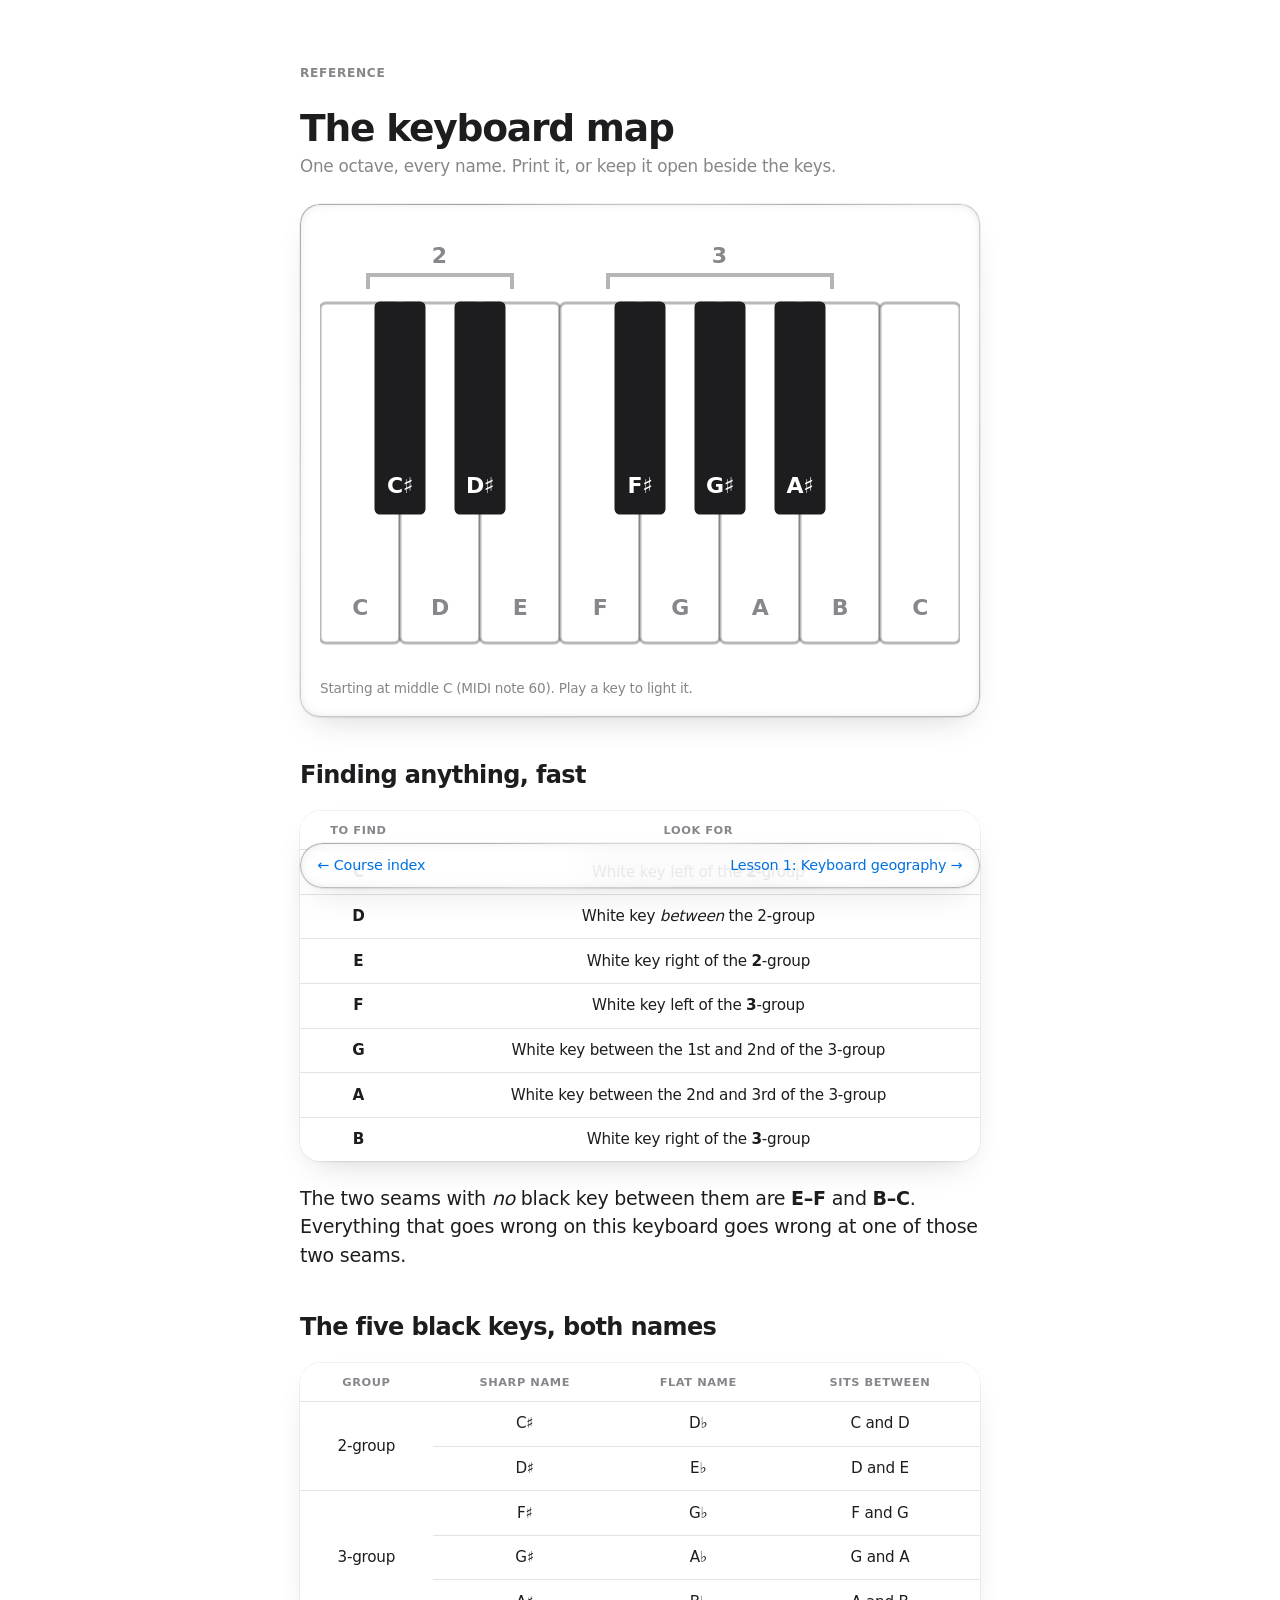
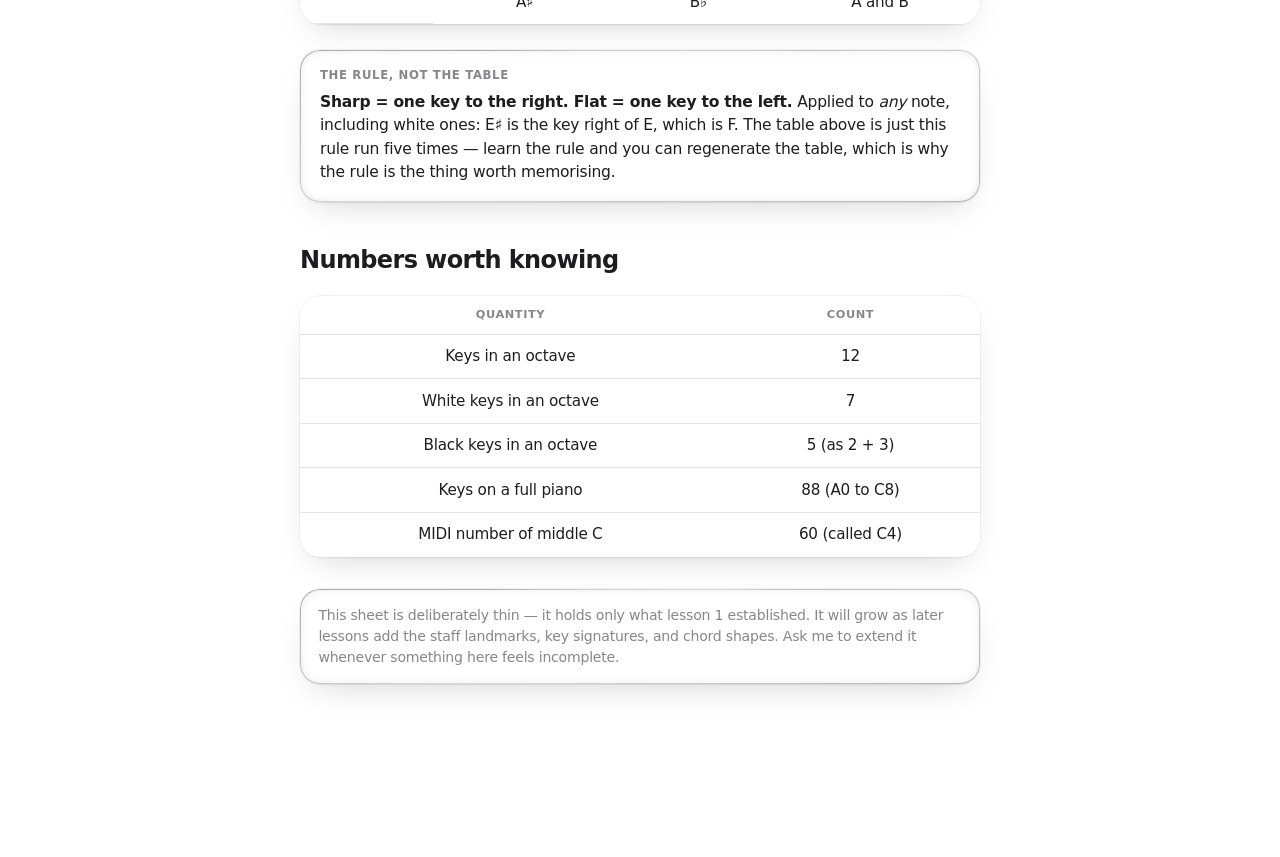
<file: reference/keyboard-map.html>
<!DOCTYPE html>
<html lang="en">
<head>
<meta charset="utf-8">
<meta name="viewport" content="width=device-width, initial-scale=1, viewport-fit=cover">
<link rel="manifest" href="../manifest.json">
<link rel="apple-touch-icon" href="../icons/icon-180.png">
<meta name="theme-color" content="#ffffff" media="(prefers-color-scheme: light)">
<meta name="theme-color" content="#000000" media="(prefers-color-scheme: dark)">
<meta name="apple-mobile-web-app-capable" content="yes">
<meta name="mobile-web-app-capable" content="yes">
<meta name="apple-mobile-web-app-status-bar-style" content="black-translucent">
<meta name="apple-mobile-web-app-title" content="Piano">
<link rel="icon" href="../icons/icon-192.png">
<title>Reference · Keyboard Map</title>
<link rel="stylesheet" href="../assets/style.css">
<script src="../assets/glass.js" defer></script>
<script src="../assets/midi.js"></script>
<script src="../assets/keyboard.js"></script>
</head>
<body>

<div class="kicker">Reference</div>
<h1>The keyboard map</h1>
<p class="subtitle">One octave, every name. Print it, or keep it open beside the keys.</p>

<div id="kb-ref"
     data-keyboard
     data-from="60"
     data-octaves="1"
     data-labels="all"
     data-groups="true"
     data-interactive="true"
     data-caption="Starting at middle C (MIDI note 60). Play a key to light it."></div>

<h2>Finding anything, fast</h2>

<table>
  <tr><th>To find</th><th>Look for</th></tr>
  <tr><td><strong>C</strong></td><td>White key left of the <strong>2</strong>-group</td></tr>
  <tr><td><strong>D</strong></td><td>White key <em>between</em> the 2-group</td></tr>
  <tr><td><strong>E</strong></td><td>White key right of the <strong>2</strong>-group</td></tr>
  <tr><td><strong>F</strong></td><td>White key left of the <strong>3</strong>-group</td></tr>
  <tr><td><strong>G</strong></td><td>White key between the 1st and 2nd of the 3-group</td></tr>
  <tr><td><strong>A</strong></td><td>White key between the 2nd and 3rd of the 3-group</td></tr>
  <tr><td><strong>B</strong></td><td>White key right of the <strong>3</strong>-group</td></tr>
</table>

<p>The two seams with <em>no</em> black key between them are <strong>E–F</strong>
and <strong>B–C</strong>. Everything that goes wrong on this keyboard goes wrong
at one of those two seams.</p>

<h2>The five black keys, both names</h2>

<table>
  <tr><th>Group</th><th>Sharp name</th><th>Flat name</th><th>Sits between</th></tr>
  <tr><td rowspan="2">2-group</td><td>C♯</td><td>D♭</td><td>C and D</td></tr>
  <tr><td>D♯</td><td>E♭</td><td>D and E</td></tr>
  <tr><td rowspan="3">3-group</td><td>F♯</td><td>G♭</td><td>F and G</td></tr>
  <tr><td>G♯</td><td>A♭</td><td>G and A</td></tr>
  <tr><td>A♯</td><td>B♭</td><td>A and B</td></tr>
</table>

<div class="callout">
  <span class="callout-label">The rule, not the table</span>
  <strong>Sharp = one key to the right. Flat = one key to the left.</strong>
  Applied to <em>any</em> note, including white ones: E♯ is the key right of E,
  which is F. The table above is just this rule run five times — learn the rule
  and you can regenerate the table, which is why the rule is the thing worth
  memorising.
</div>

<h2>Numbers worth knowing</h2>

<table>
  <tr><th>Quantity</th><th>Count</th></tr>
  <tr><td>Keys in an octave</td><td>12</td></tr>
  <tr><td>White keys in an octave</td><td>7</td></tr>
  <tr><td>Black keys in an octave</td><td>5 (as 2 + 3)</td></tr>
  <tr><td>Keys on a full piano</td><td>88 (A0 to C8)</td></tr>
  <tr><td>MIDI number of middle C</td><td>60 (called C4)</td></tr>
</table>

<div class="ask-agent">
  This sheet is deliberately thin — it holds only what lesson 1 established.
  It will grow as later lessons add the staff landmarks, key signatures, and
  chord shapes. Ask me to extend it whenever something here feels incomplete.
</div>

<div class="nav">
  <span><a href="../index.html">← Course index</a></span>
  <span><a href="../lessons/0001-keyboard-geography.html">Lesson 1: Keyboard geography →</a></span>
</div>

</body>
</html>
</file>
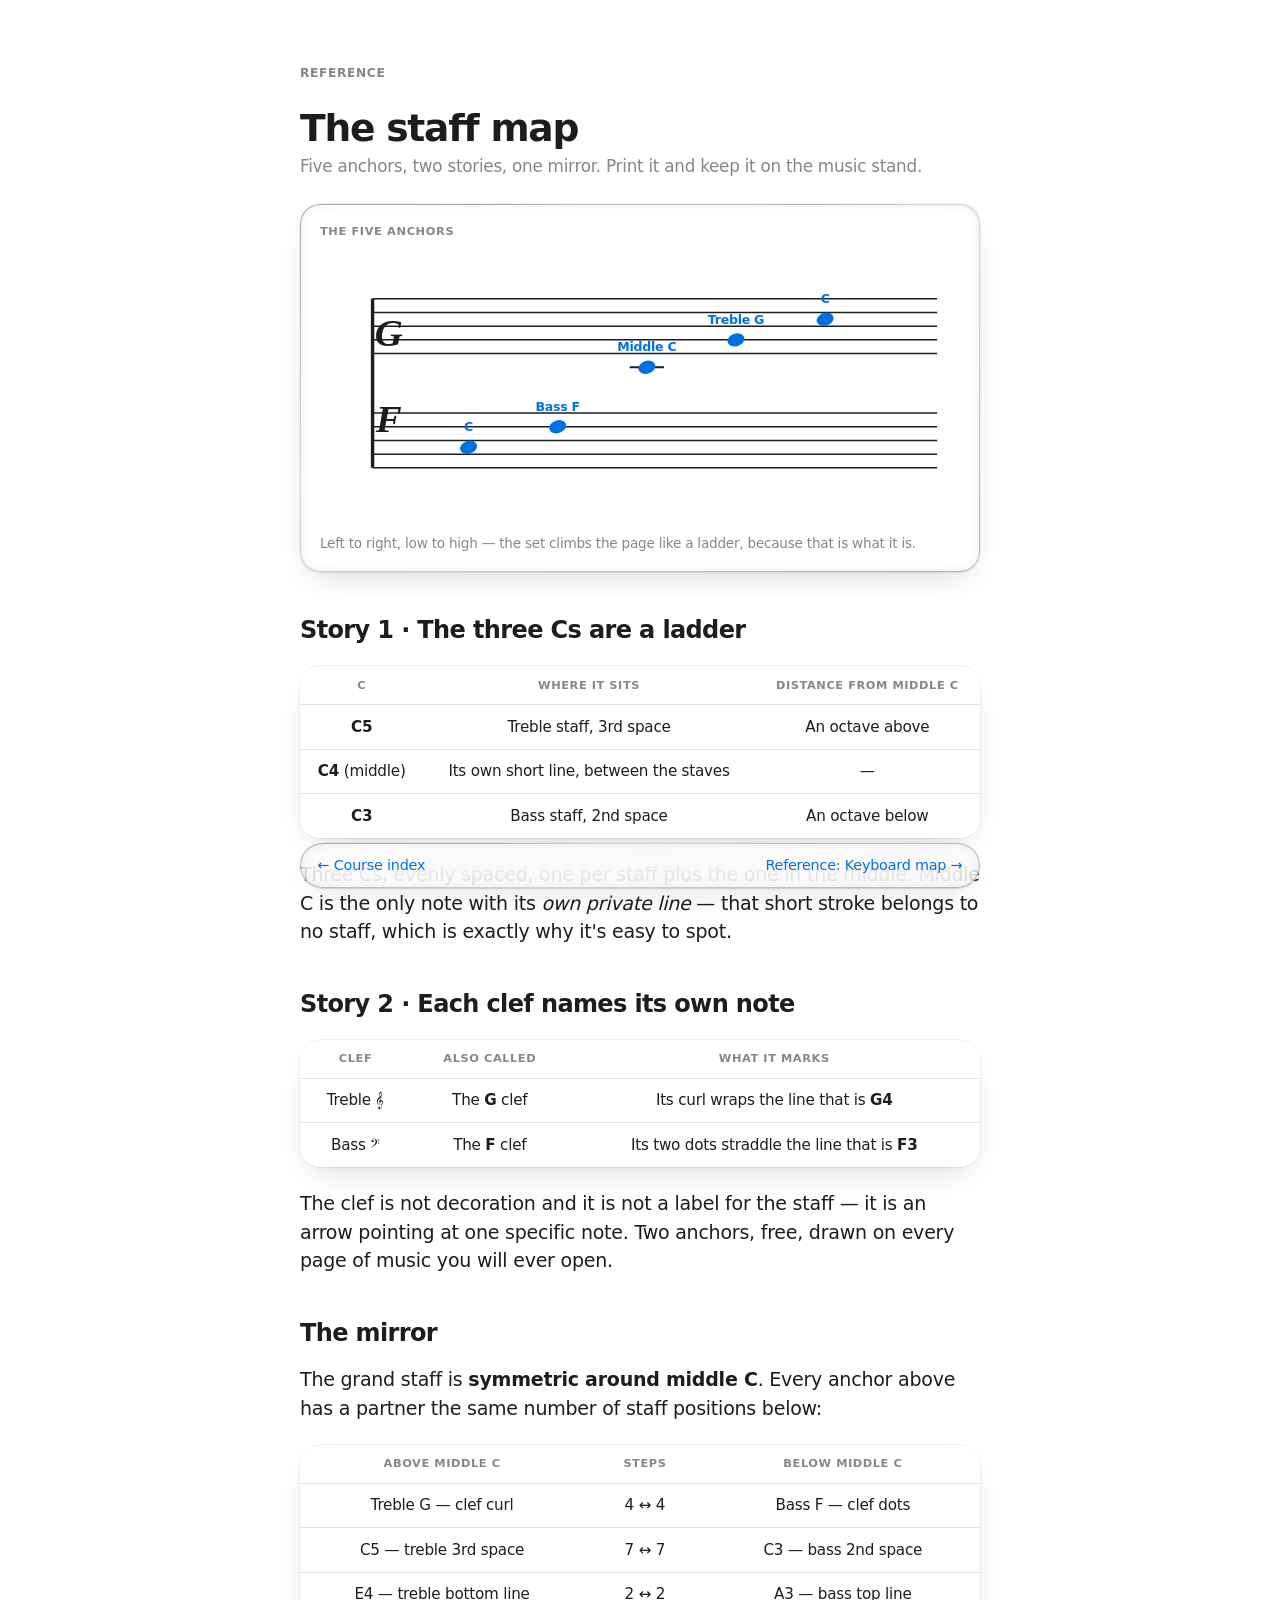
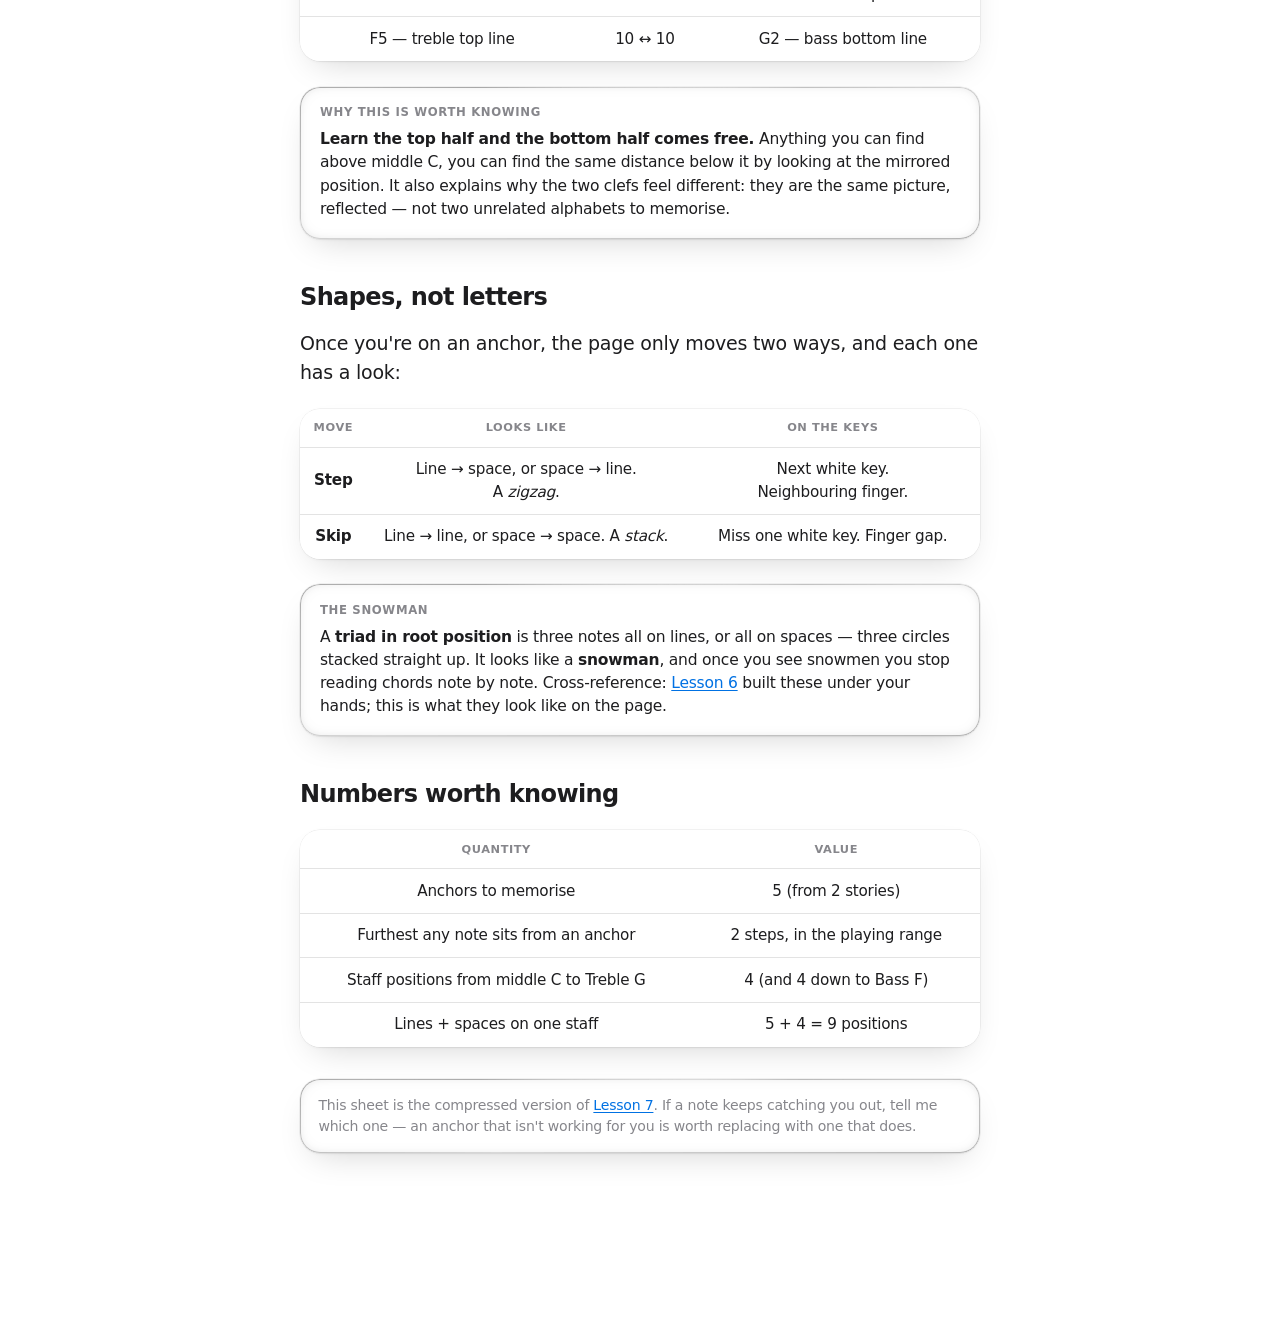
<file: reference/staff-map.html>
<!DOCTYPE html>
<html lang="en">
<head>
<meta charset="utf-8">
<meta name="viewport" content="width=device-width, initial-scale=1, viewport-fit=cover">
<link rel="manifest" href="../manifest.json">
<link rel="apple-touch-icon" href="../icons/icon-180.png">
<meta name="theme-color" content="#ffffff" media="(prefers-color-scheme: light)">
<meta name="theme-color" content="#000000" media="(prefers-color-scheme: dark)">
<meta name="apple-mobile-web-app-capable" content="yes">
<meta name="mobile-web-app-capable" content="yes">
<meta name="apple-mobile-web-app-status-bar-style" content="black-translucent">
<meta name="apple-mobile-web-app-title" content="Piano">
<link rel="icon" href="../icons/icon-192.png">
<title>Reference · The Staff Map</title>
<link rel="stylesheet" href="../assets/style.css">
<script src="../assets/glass.js" defer></script>
<script src="../assets/midi.js"></script>
<script src="../assets/keyboard.js"></script>
<script src="../assets/staff.js"></script>
</head>
<body>

<div class="kicker">Reference</div>
<h1>The staff map</h1>
<p class="subtitle">Five anchors, two stories, one mirror. Print it and keep it
on the music stand.</p>

<div id="anchor-staff"
     data-staff
     data-clefs="both"
     data-anchors="true"
     data-title="The five anchors"
     data-caption="Left to right, low to high — the set climbs the page like a ladder, because that is what it is."></div>

<h2>Story 1 · The three Cs are a ladder</h2>

<table>
  <tr><th>C</th><th>Where it sits</th><th>Distance from middle C</th></tr>
  <tr><td><strong>C5</strong></td><td>Treble staff, 3rd space</td><td>An octave above</td></tr>
  <tr><td><strong>C4</strong> (middle)</td><td>Its own short line, between the staves</td><td>—</td></tr>
  <tr><td><strong>C3</strong></td><td>Bass staff, 2nd space</td><td>An octave below</td></tr>
</table>

<p>Three Cs, evenly spaced, one per staff plus the one in the middle. Middle C is
the only note with its <em>own private line</em> — that short stroke belongs to no
staff, which is exactly why it's easy to spot.</p>

<h2>Story 2 · Each clef names its own note</h2>

<table>
  <tr><th>Clef</th><th>Also called</th><th>What it marks</th></tr>
  <tr><td>Treble &#119070;</td><td>The <strong>G</strong> clef</td><td>Its curl wraps the line that is <strong>G4</strong></td></tr>
  <tr><td>Bass &#119074;</td><td>The <strong>F</strong> clef</td><td>Its two dots straddle the line that is <strong>F3</strong></td></tr>
</table>

<p>The clef is not decoration and it is not a label for the staff — it is an arrow
pointing at one specific note. Two anchors, free, drawn on every page of music you
will ever open.</p>

<h2>The mirror</h2>

<p>The grand staff is <strong>symmetric around middle C</strong>. Every anchor
above has a partner the same number of staff positions below:</p>

<table>
  <tr><th>Above middle C</th><th>Steps</th><th>Below middle C</th></tr>
  <tr><td>Treble G — clef curl</td><td>4 ↔ 4</td><td>Bass F — clef dots</td></tr>
  <tr><td>C5 — treble 3rd space</td><td>7 ↔ 7</td><td>C3 — bass 2nd space</td></tr>
  <tr><td>E4 — treble bottom line</td><td>2 ↔ 2</td><td>A3 — bass top line</td></tr>
  <tr><td>F5 — treble top line</td><td>10 ↔ 10</td><td>G2 — bass bottom line</td></tr>
</table>

<div class="callout">
  <span class="callout-label">Why this is worth knowing</span>
  <strong>Learn the top half and the bottom half comes free.</strong> Anything you
  can find above middle C, you can find the same distance below it by looking at
  the mirrored position. It also explains why the two clefs feel different: they
  are the same picture, reflected — not two unrelated alphabets to memorise.
</div>

<h2>Shapes, not letters</h2>

<p>Once you're on an anchor, the page only moves two ways, and each one has a
look:</p>

<table>
  <tr><th>Move</th><th>Looks like</th><th>On the keys</th></tr>
  <tr><td><strong>Step</strong></td><td>Line → space, or space → line. A <em>zigzag</em>.</td><td>Next white key. Neighbouring finger.</td></tr>
  <tr><td><strong>Skip</strong></td><td>Line → line, or space → space. A <em>stack</em>.</td><td>Miss one white key. Finger gap.</td></tr>
</table>

<div class="callout">
  <span class="callout-label">The snowman</span>
  A <strong>triad in root position</strong> is three notes all on lines, or all on
  spaces — three circles stacked straight up. It looks like a
  <strong>snowman</strong>, and once you see snowmen you stop reading chords note
  by note. Cross-reference:
  <a href="../lessons/0006-chords.html">Lesson 6</a> built these under your hands;
  this is what they look like on the page.
</div>

<h2>Numbers worth knowing</h2>

<table>
  <tr><th>Quantity</th><th>Value</th></tr>
  <tr><td>Anchors to memorise</td><td>5 (from 2 stories)</td></tr>
  <tr><td>Furthest any note sits from an anchor</td><td>2 steps, in the playing range</td></tr>
  <tr><td>Staff positions from middle C to Treble G</td><td>4 (and 4 down to Bass F)</td></tr>
  <tr><td>Lines + spaces on one staff</td><td>5 + 4 = 9 positions</td></tr>
</table>

<div class="ask-agent">
  This sheet is the compressed version of
  <a href="../lessons/0007-anchors.html">Lesson 7</a>. If a note keeps catching
  you out, tell me which one — an anchor that isn't working for you is worth
  replacing with one that does.
</div>

<div class="nav">
  <span><a href="../index.html">← Course index</a></span>
  <span><a href="keyboard-map.html">Reference: Keyboard map →</a></span>
</div>

<script>
document.addEventListener("DOMContentLoaded", function () {
  var m = document.getElementById("anchor-staff");
  if (m && m.staff) m.staff.anchors(true);
});
</script>

</body>
</html>
</file>
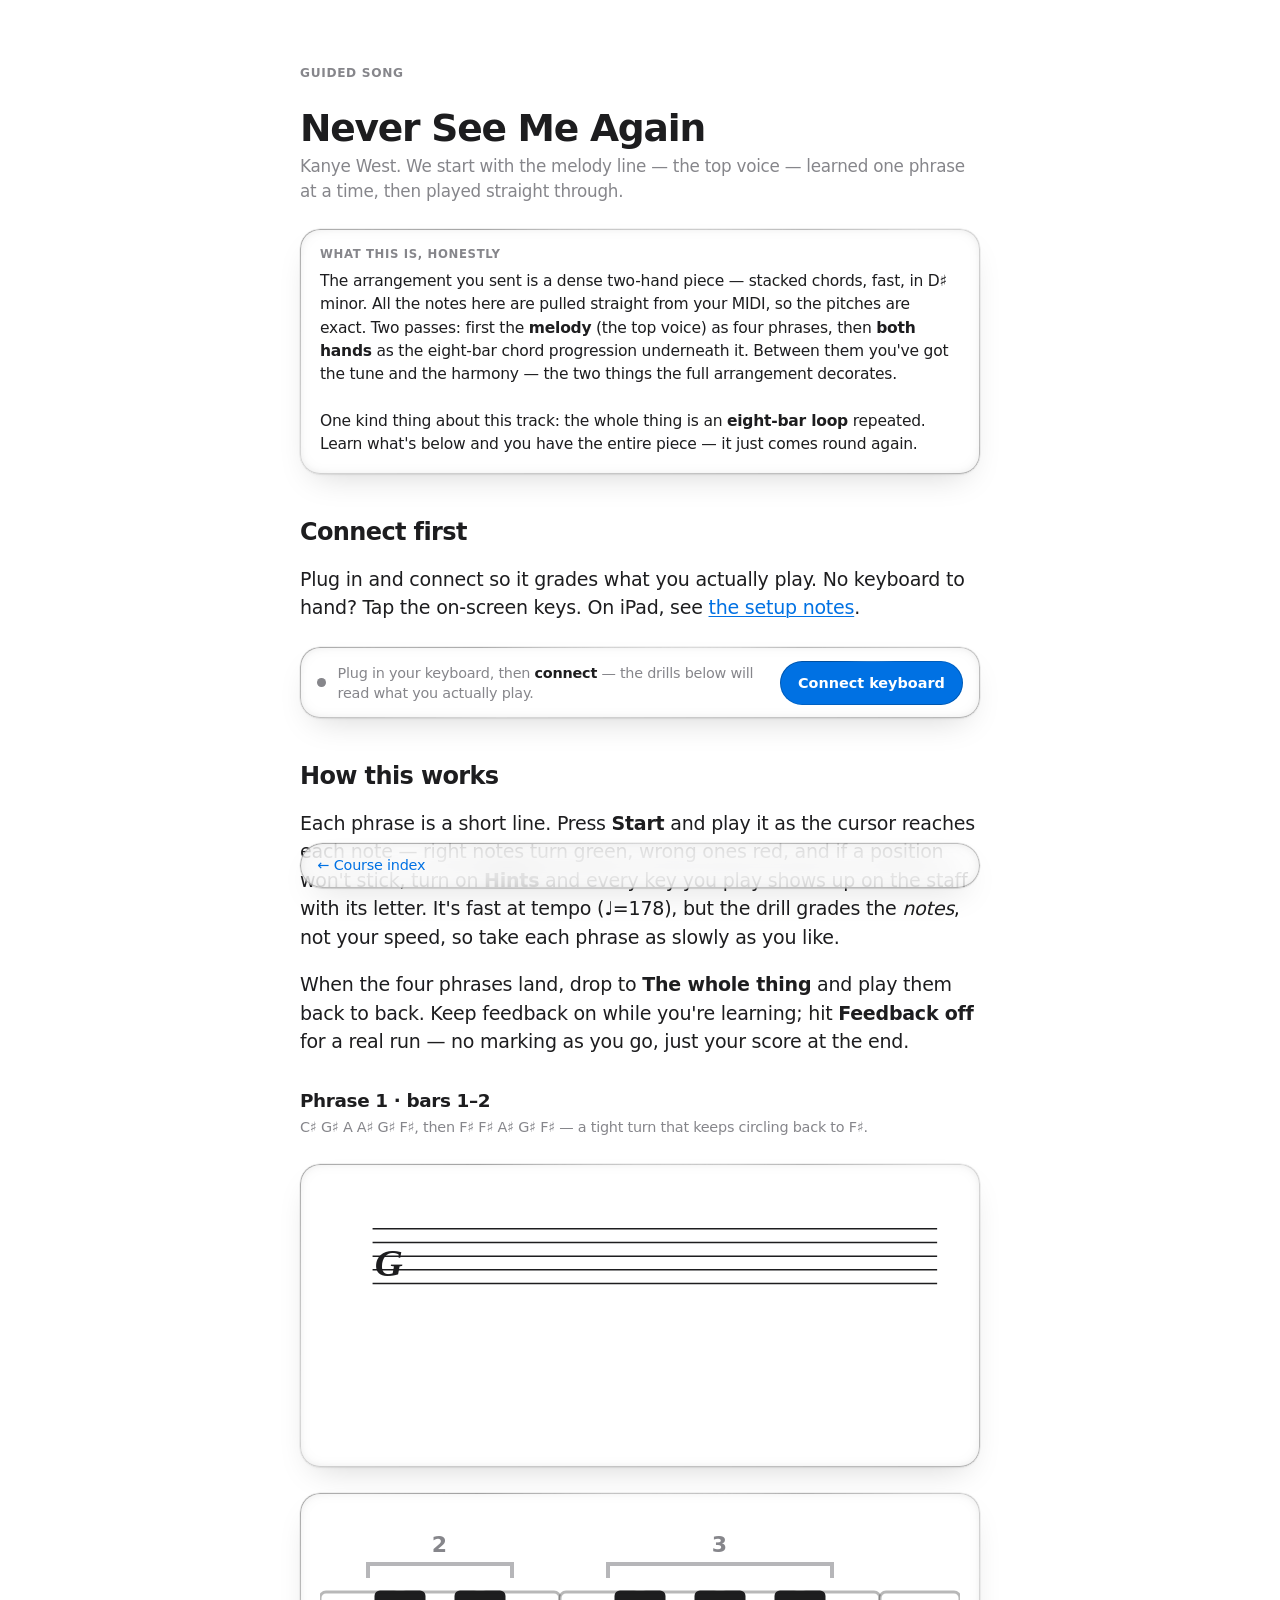
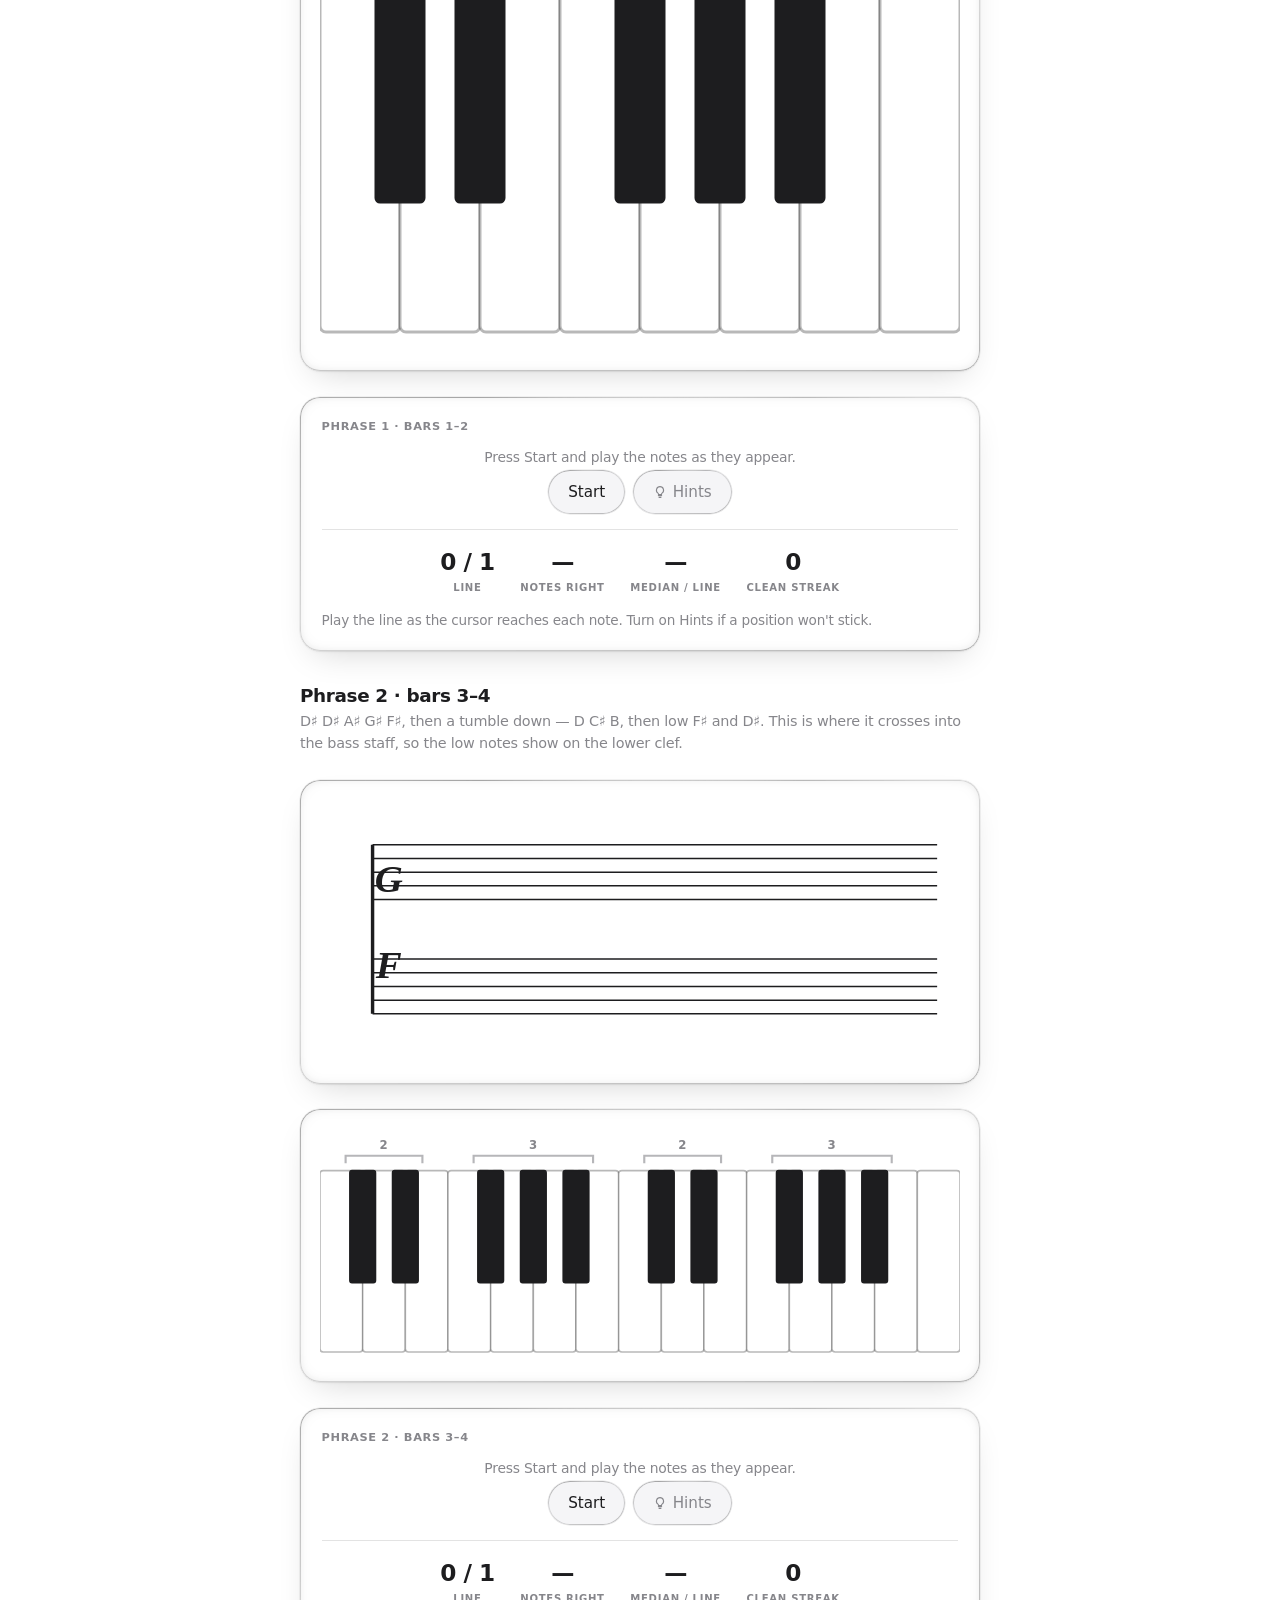
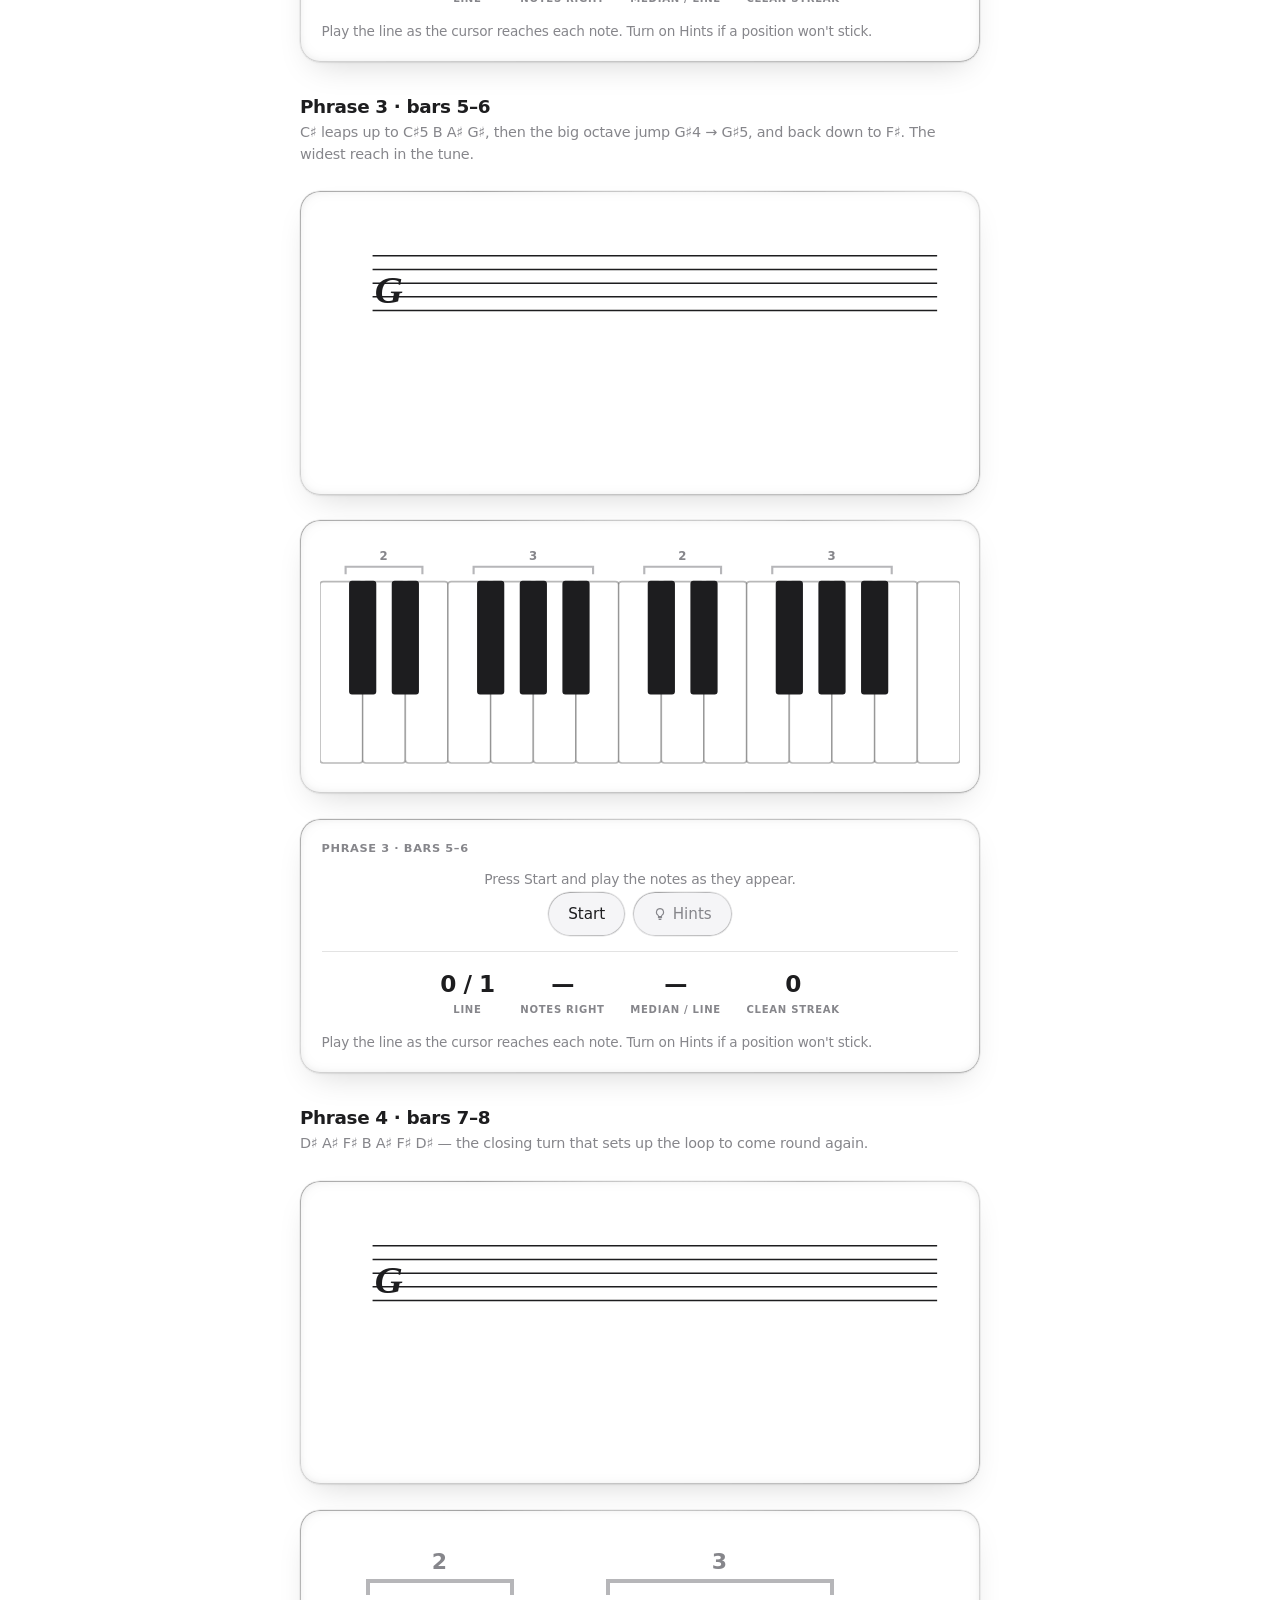
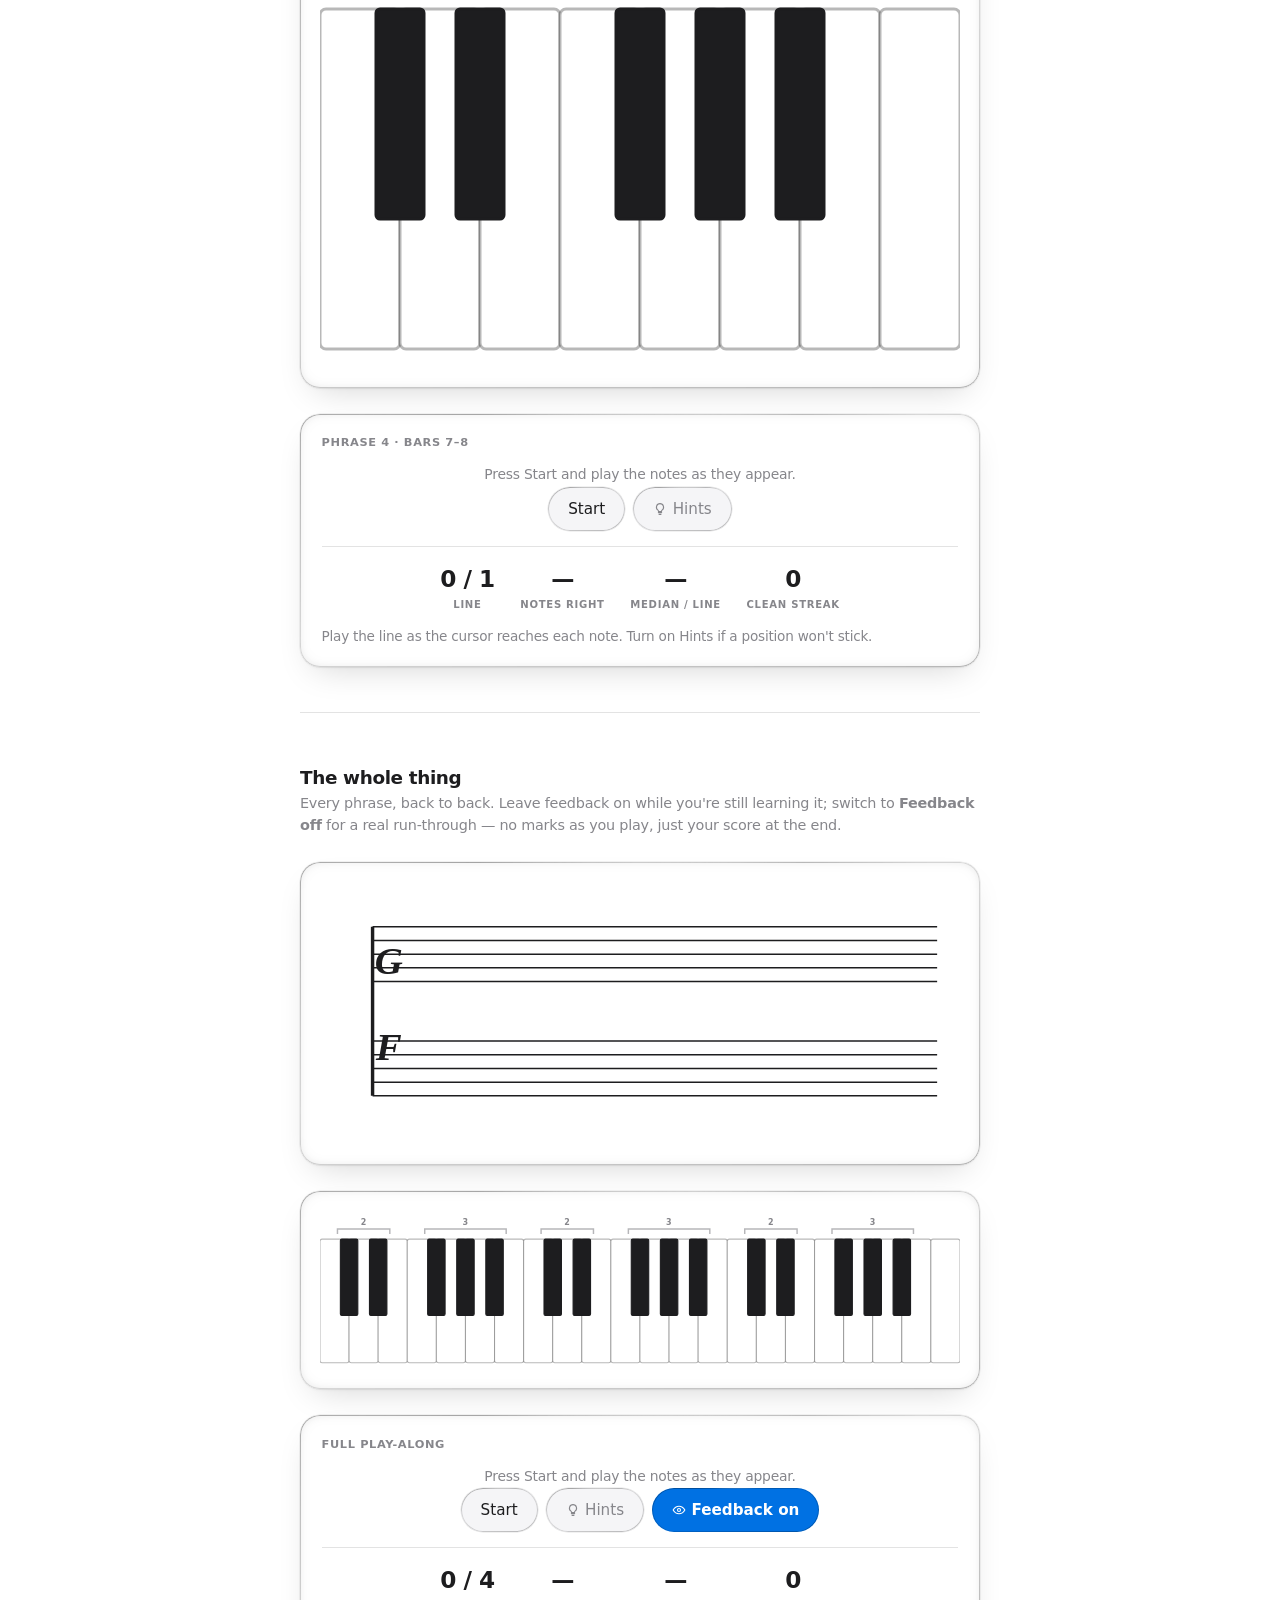
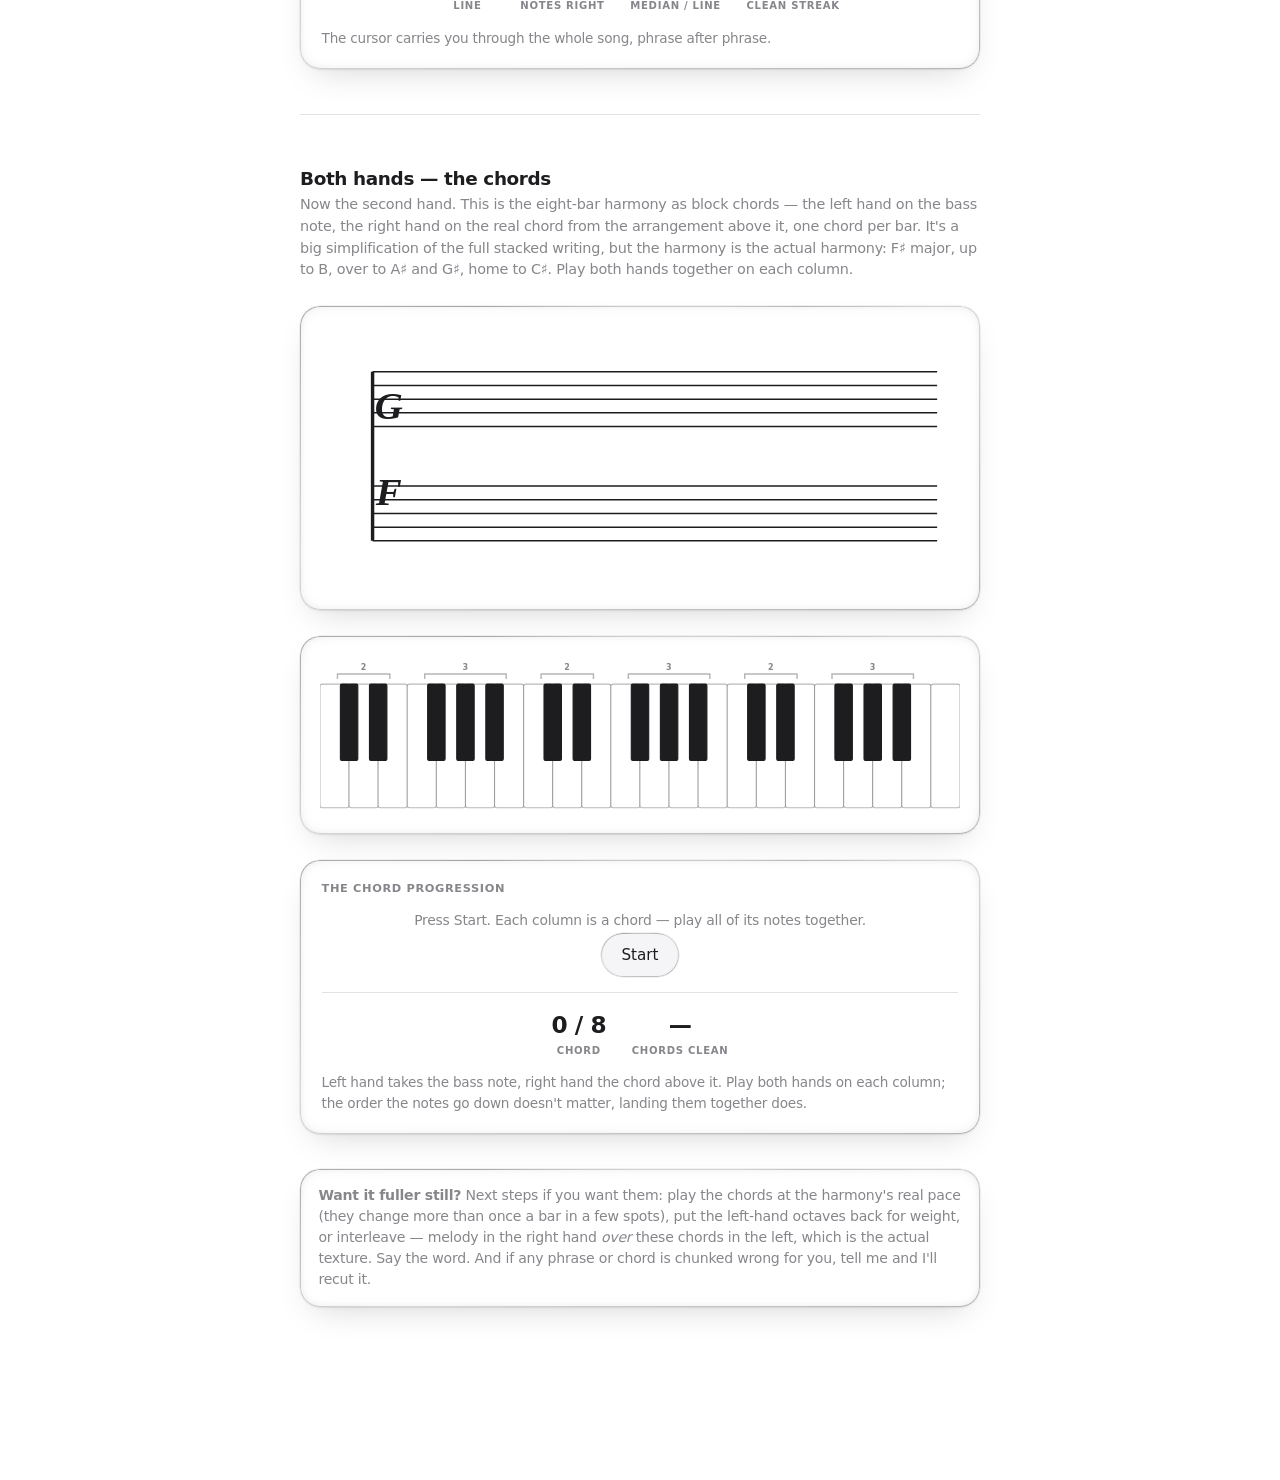
<file: songs/0001-never-see-me-again.html>
<!DOCTYPE html>
<html lang="en">
<head>
<meta charset="utf-8">
<meta name="viewport" content="width=device-width, initial-scale=1, viewport-fit=cover">
<link rel="manifest" href="../manifest.json">
<link rel="apple-touch-icon" href="../icons/icon-180.png">
<meta name="theme-color" content="#ffffff" media="(prefers-color-scheme: light)">
<meta name="theme-color" content="#000000" media="(prefers-color-scheme: dark)">
<meta name="apple-mobile-web-app-capable" content="yes">
<meta name="mobile-web-app-capable" content="yes">
<meta name="apple-mobile-web-app-status-bar-style" content="black-translucent">
<meta name="apple-mobile-web-app-title" content="Piano">
<link rel="icon" href="../icons/icon-192.png">
<title>Guided song · Never See Me Again</title>
<link rel="stylesheet" href="../assets/style.css">
<script src="../assets/glass.js" defer></script>
<script src="../assets/midi.js"></script>
<script src="../assets/keyboard.js"></script>
<script src="../assets/staff.js"></script>
<script src="../assets/drillcore.js"></script>
<script src="../assets/staffdrill.js"></script>
<script src="../assets/songplayer.js"></script>
</head>
<body>

<div class="kicker">Guided song</div>
<h1>Never See Me Again</h1>
<p class="subtitle">Kanye West. We start with the melody line — the top voice —
learned one phrase at a time, then played straight through.</p>

<div class="callout">
  <span class="callout-label">What this is, honestly</span>
  The arrangement you sent is a dense two-hand piece — stacked chords, fast, in
  D♯ minor. All the notes here are pulled straight from your MIDI, so the pitches
  are exact. Two passes: first the <strong>melody</strong> (the top voice) as four
  phrases, then <strong>both hands</strong> as the eight-bar chord progression
  underneath it. Between them you've got the tune and the harmony — the two things
  the full arrangement decorates.
  <br><br>
  One kind thing about this track: the whole thing is an <strong>eight-bar loop</strong>
  repeated. Learn what's below and you have the entire piece — it just comes round
  again.
</div>

<h2>Connect first</h2>

<p>Plug in and connect so it grades what you actually play. No keyboard to hand?
Tap the on-screen keys. On iPad, see <a href="../index.html#ipad">the setup
notes</a>.</p>

<div data-midi-bar data-diag="../diag.html"></div>

<h2>How this works</h2>

<p>Each phrase is a short line. Press <strong>Start</strong> and play it as the
cursor reaches each note — right notes turn green, wrong ones red, and if a
position won't stick, turn on <strong>Hints</strong> and every key you play shows
up on the staff with its letter. It's fast at tempo (♩=178), but the drill grades
the <em>notes</em>, not your speed, so take each phrase as slowly as you like.</p>

<p>When the four phrases land, drop to <strong>The whole thing</strong> and play
them back to back. Keep feedback on while you're learning; hit
<strong>Feedback off</strong> for a real run — no marking as you go, just your
score at the end.</p>

<div id="song" data-song data-song-src="song-data"></div>

<script type="application/json" id="song-data">
{
  "sections": [
    { "title": "Phrase 1 · bars 1–2",
      "notes": [61, 68, 69, 70, 68, 66, 66, 66, 70, 68, 66],
      "note": "C♯ G♯ A A♯ G♯ F♯, then F♯ F♯ A♯ G♯ F♯ — a tight turn that keeps circling back to F♯." },
    { "title": "Phrase 2 · bars 3–4",
      "notes": [63, 63, 70, 68, 66, 62, 61, 59, 54, 50],
      "note": "D♯ D♯ A♯ G♯ F♯, then a tumble down — D C♯ B, then low F♯ and D♯. This is where it crosses into the bass staff, so the low notes show on the lower clef." },
    { "title": "Phrase 3 · bars 5–6",
      "notes": [61, 73, 71, 70, 68, 68, 80, 66, 66],
      "note": "C♯ leaps up to C♯5 B A♯ G♯, then the big octave jump G♯4 → G♯5, and back down to F♯. The widest reach in the tune." },
    { "title": "Phrase 4 · bars 7–8",
      "notes": [63, 70, 66, 71, 70, 66, 63],
      "note": "D♯ A♯ F♯ B A♯ F♯ D♯ — the closing turn that sets up the loop to come round again." }
  ],
  "chordsTitle": "Both hands — the chords",
  "chordsNote": "Now the second hand. This is the eight-bar harmony as block chords — the left hand on the bass note, the right hand on the real chord from the arrangement above it, one chord per bar. It's a big simplification of the full stacked writing, but the harmony is the actual harmony: F♯ major, up to B, over to A♯ and G♯, home to C♯. Play both hands together on each column.",
  "chords": [
    { "treble": [58, 61], "bass": [54] },
    { "treble": [61, 64, 66], "bass": [42] },
    { "treble": [58, 61, 63], "bass": [47] },
    { "treble": [54, 58, 62], "bass": [47] },
    { "treble": [56, 58, 61], "bass": [46] },
    { "treble": [61, 63, 66], "bass": [44] },
    { "treble": [59, 63], "bass": [56] },
    { "treble": [63, 66, 71], "bass": [49] }
  ]
}
</script>

<div class="ask-agent">
  <strong>Want it fuller still?</strong> Next steps if you want them: play the
  chords at the harmony's real pace (they change more than once a bar in a few
  spots), put the left-hand octaves back for weight, or interleave — melody in the
  right hand <em>over</em> these chords in the left, which is the actual texture.
  Say the word. And if any phrase or chord is chunked wrong for you, tell me and
  I'll recut it.
</div>

<div class="nav">
  <span><a href="../index.html">← Course index</a></span>
</div>

</body>
</html>
</file>
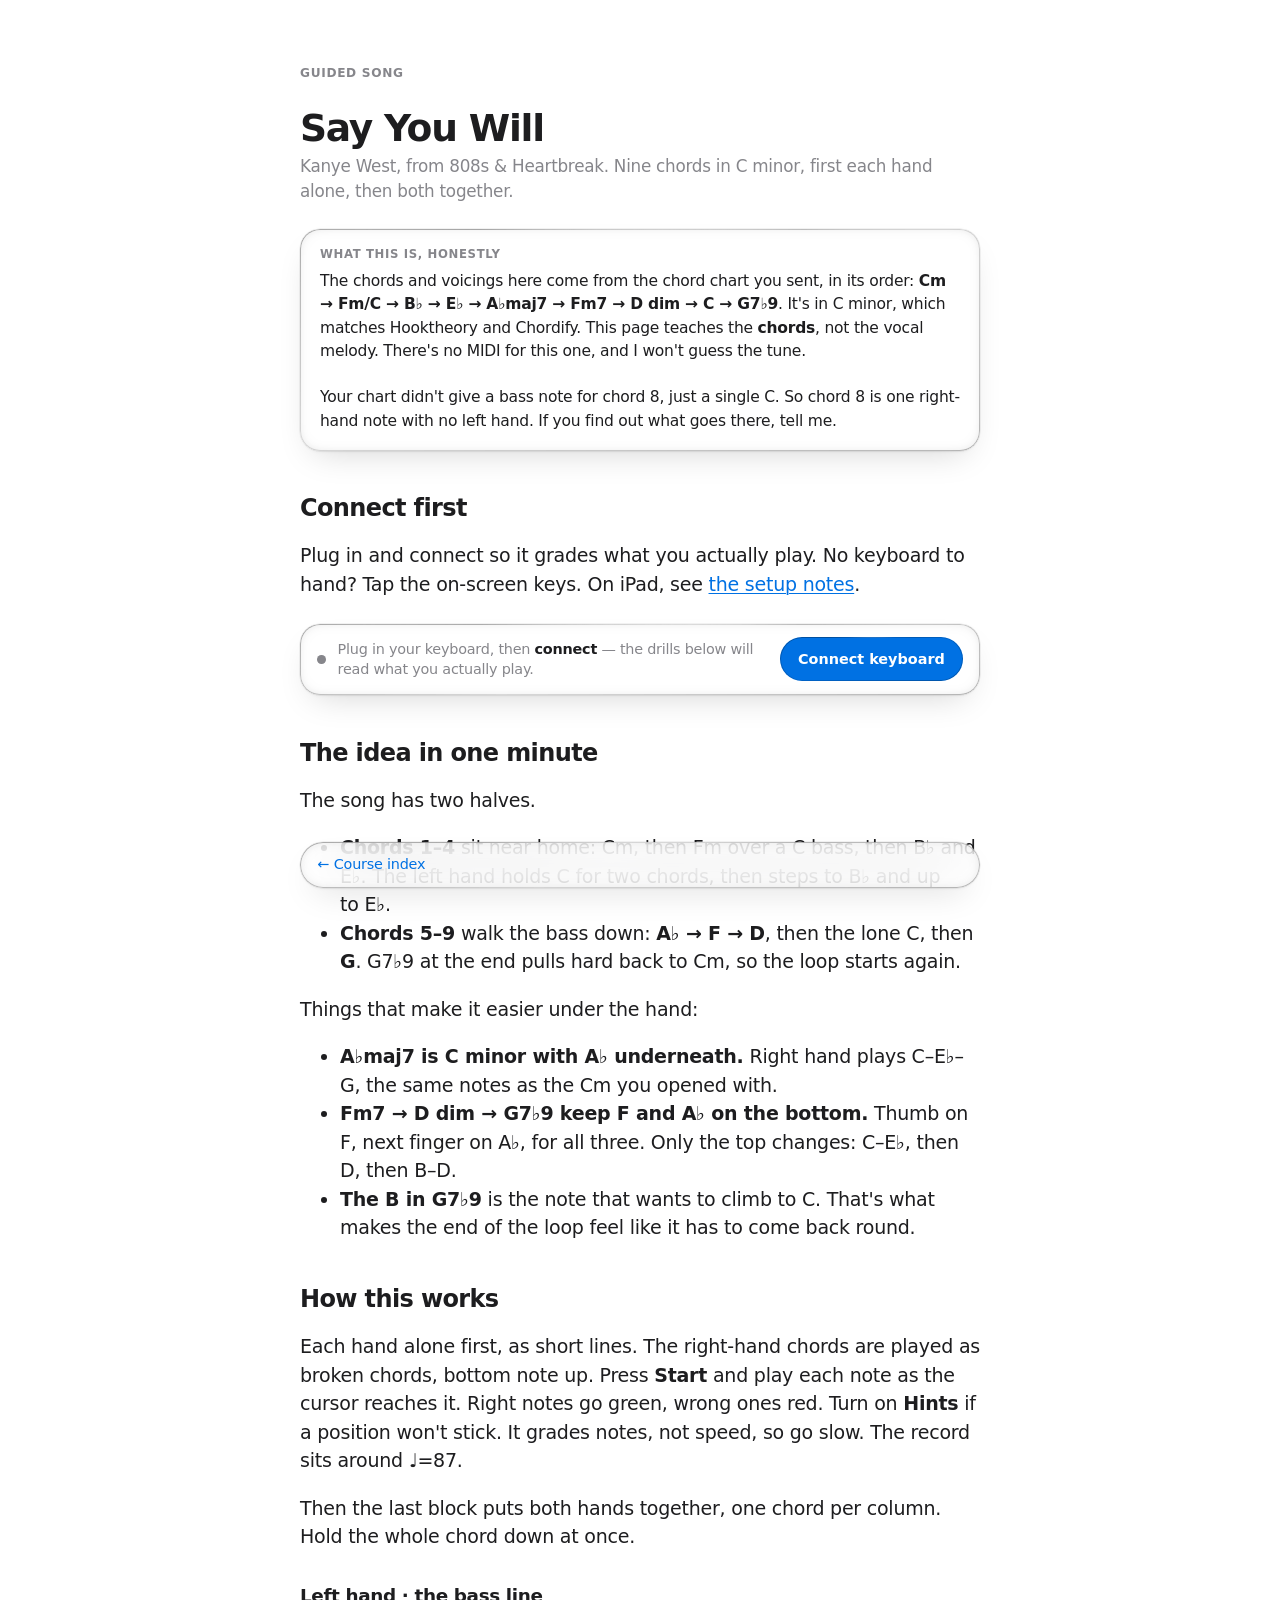
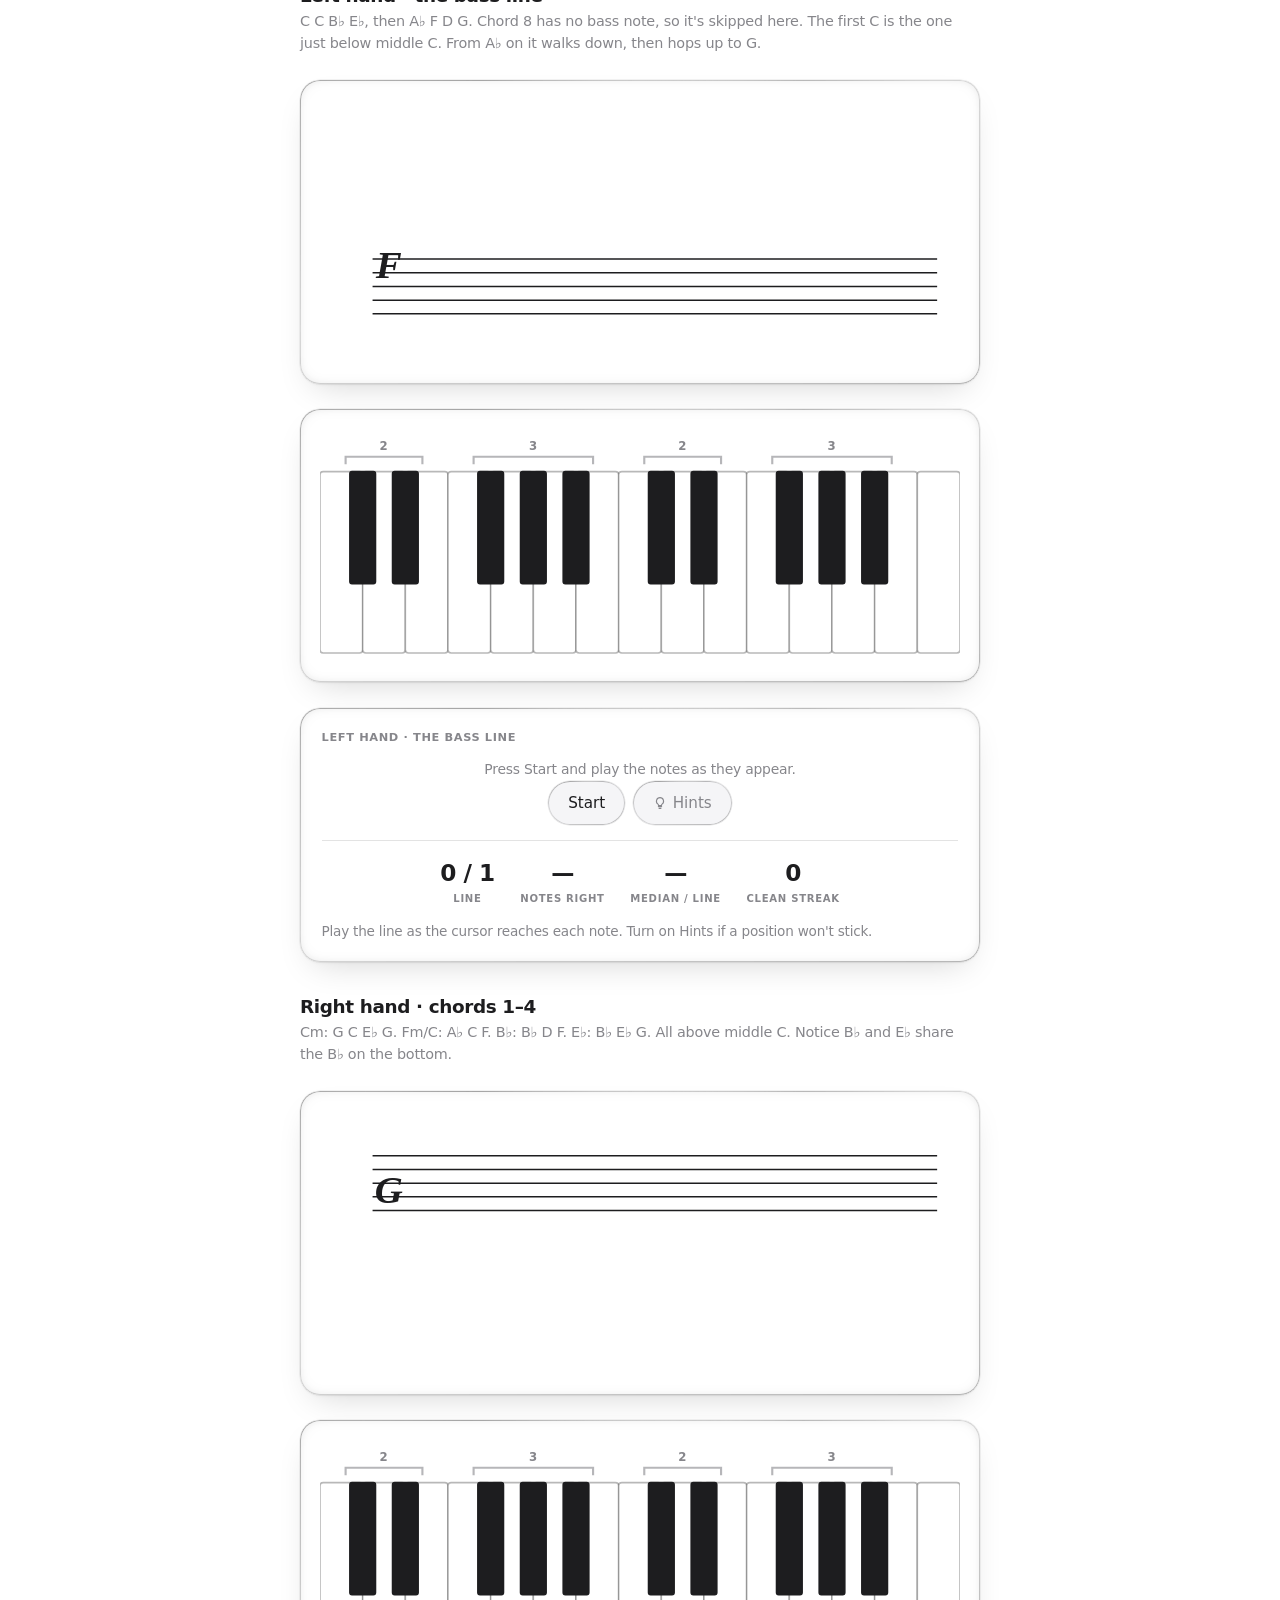
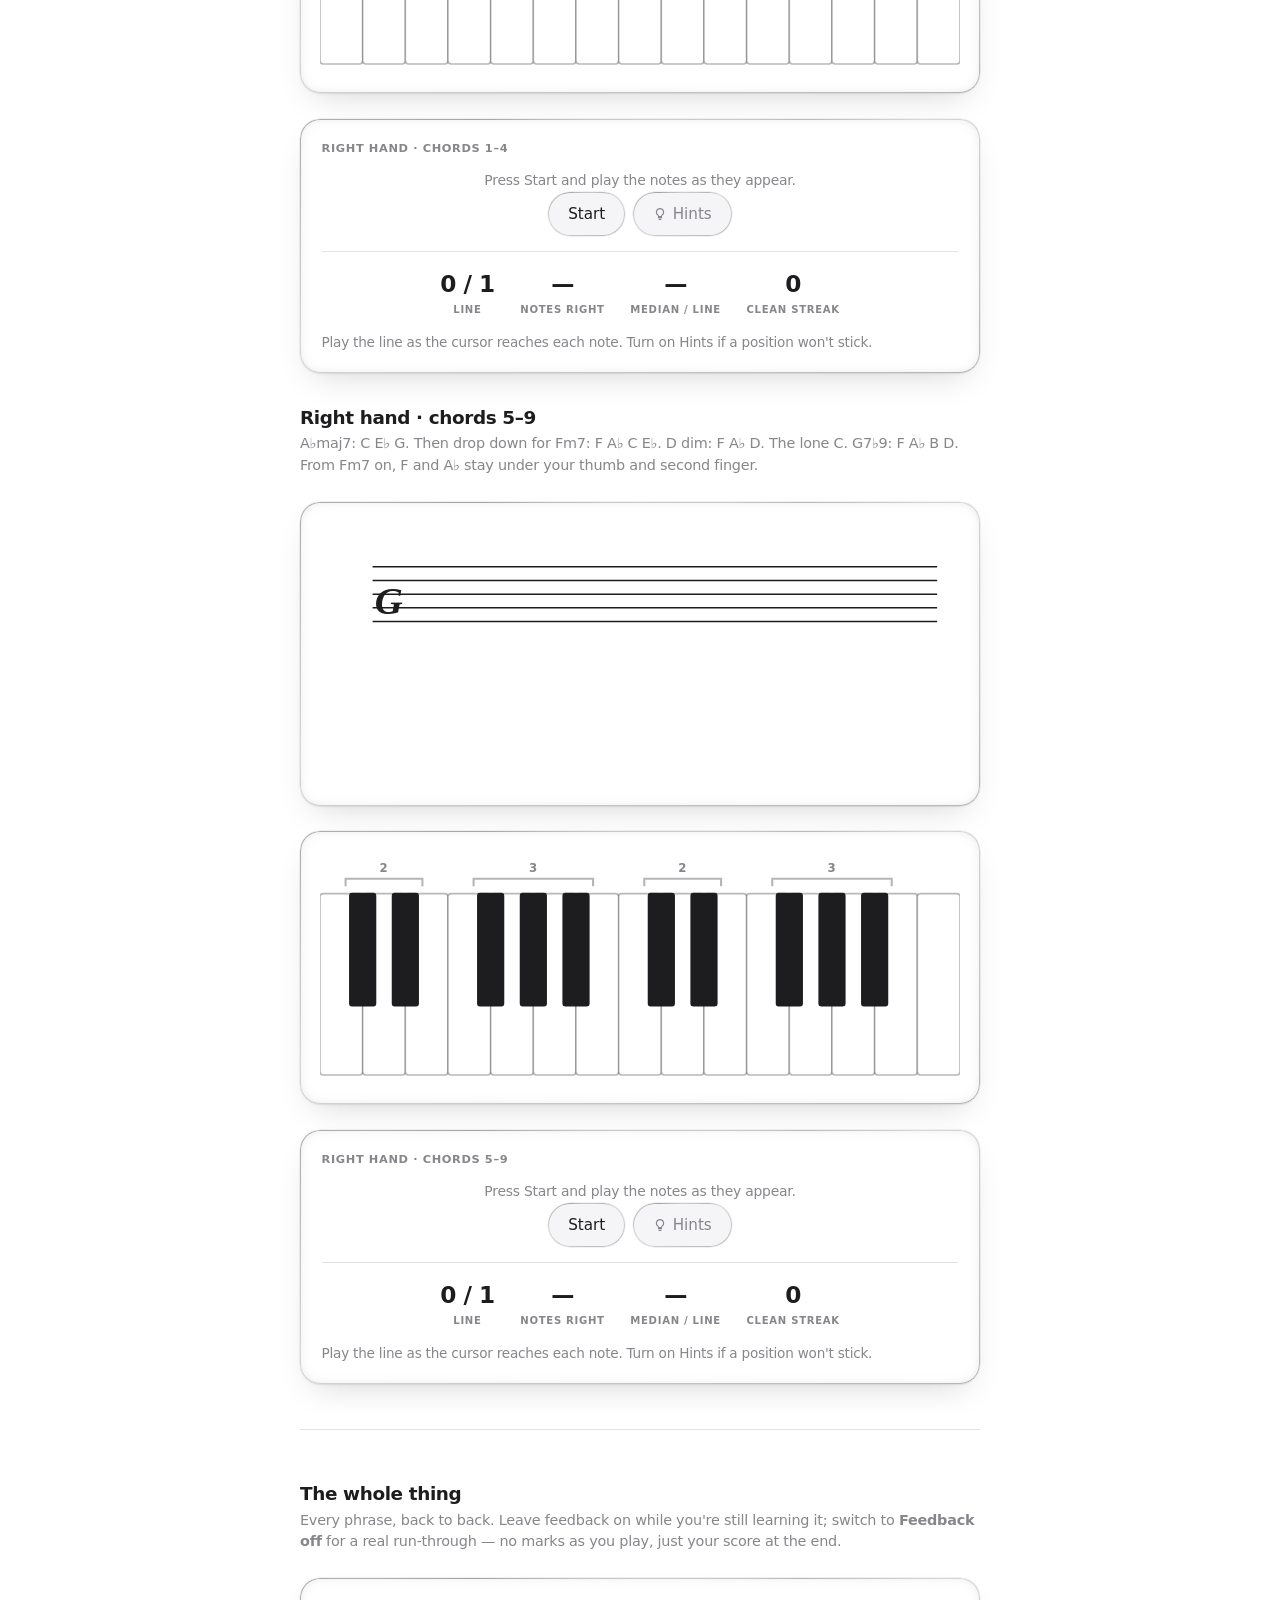
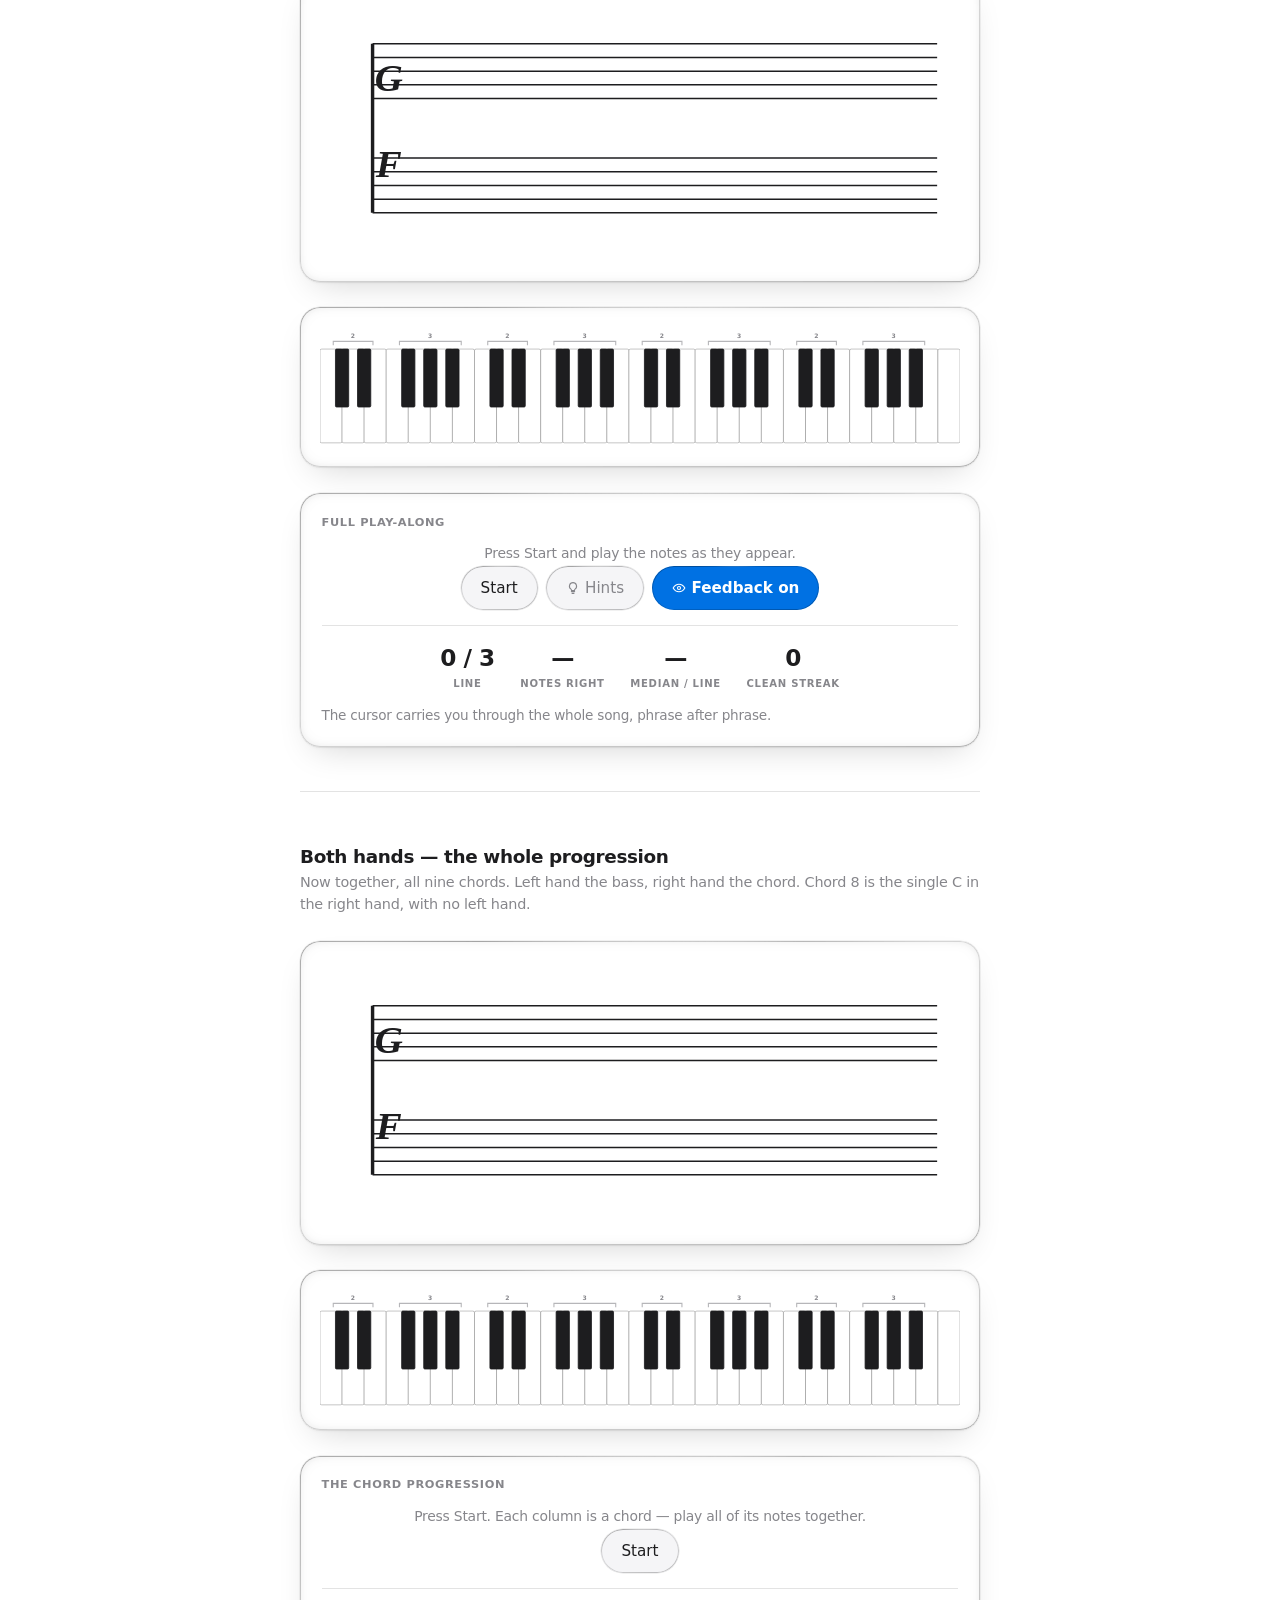
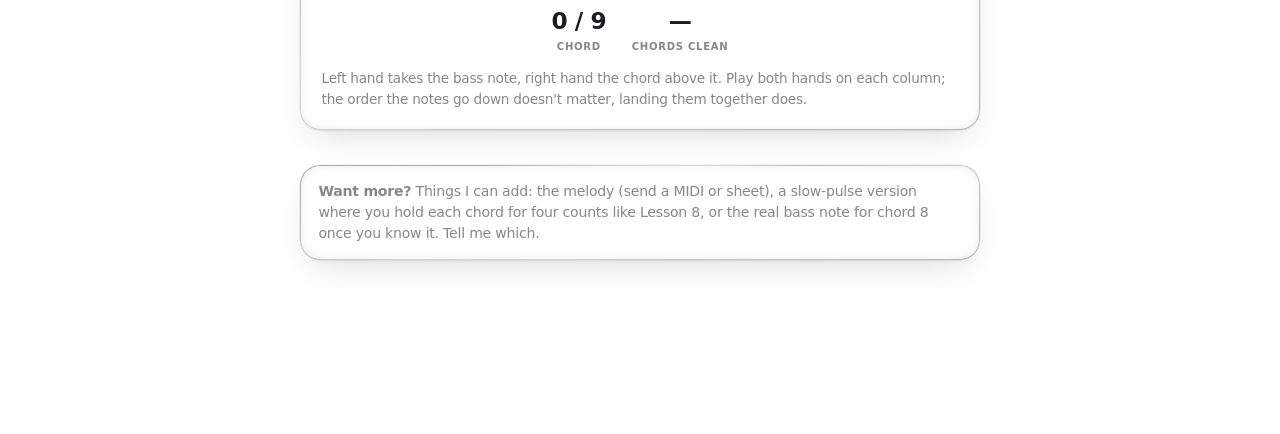
<file: songs/0002-say-you-will.html>
<!DOCTYPE html>
<html lang="en">
<head>
<meta charset="utf-8">
<meta name="viewport" content="width=device-width, initial-scale=1, viewport-fit=cover">
<link rel="manifest" href="../manifest.json">
<link rel="apple-touch-icon" href="../icons/icon-180.png">
<meta name="theme-color" content="#ffffff" media="(prefers-color-scheme: light)">
<meta name="theme-color" content="#000000" media="(prefers-color-scheme: dark)">
<meta name="apple-mobile-web-app-capable" content="yes">
<meta name="mobile-web-app-capable" content="yes">
<meta name="apple-mobile-web-app-status-bar-style" content="black-translucent">
<meta name="apple-mobile-web-app-title" content="Piano">
<link rel="icon" href="../icons/icon-192.png">
<title>Guided song · Say You Will</title>
<link rel="stylesheet" href="../assets/style.css">
<script src="../assets/glass.js" defer></script>
<script src="../assets/midi.js"></script>
<script src="../assets/keyboard.js"></script>
<script src="../assets/staff.js"></script>
<script src="../assets/drillcore.js"></script>
<script src="../assets/staffdrill.js"></script>
<script src="../assets/songplayer.js"></script>
</head>
<body>

<div class="kicker">Guided song</div>
<h1>Say You Will</h1>
<p class="subtitle">Kanye West, from 808s &amp; Heartbreak. Nine chords in C minor,
first each hand alone, then both together.</p>

<div class="callout">
  <span class="callout-label">What this is, honestly</span>
  The chords and voicings here come from the chord chart you sent, in its order:
  <strong>Cm → Fm/C → B♭ → E♭ → A♭maj7 → Fm7 → D dim → C → G7♭9</strong>. It's
  in C minor, which matches Hooktheory and Chordify. This page teaches the
  <strong>chords</strong>, not the vocal melody. There's no MIDI for this one, and
  I won't guess the tune.
  <br><br>
  Your chart didn't give a bass note for chord 8, just a single C. So chord 8 is
  one right-hand note with no left hand. If you find out what goes there, tell me.
</div>

<h2>Connect first</h2>

<p>Plug in and connect so it grades what you actually play. No keyboard to hand?
Tap the on-screen keys. On iPad, see <a href="../index.html#ipad">the setup
notes</a>.</p>

<div data-midi-bar data-diag="../diag.html"></div>

<h2>The idea in one minute</h2>

<p>The song has two halves.</p>

<ul>
  <li><strong>Chords 1–4</strong> sit near home: Cm, then Fm over a C bass, then
  B♭ and E♭. The left hand holds C for two chords, then steps to B♭ and up to E♭.</li>
  <li><strong>Chords 5–9</strong> walk the bass down: <strong>A♭ → F → D</strong>,
  then the lone C, then <strong>G</strong>. G7♭9 at the end pulls hard back to Cm,
  so the loop starts again.</li>
</ul>

<p>Things that make it easier under the hand:</p>

<ul>
  <li><strong>A♭maj7 is C minor with A♭ underneath.</strong> Right hand plays
  C–E♭–G, the same notes as the Cm you opened with.</li>
  <li><strong>Fm7 → D dim → G7♭9 keep F and A♭ on the bottom.</strong> Thumb on F,
  next finger on A♭, for all three. Only the top changes: C–E♭, then D, then B–D.</li>
  <li><strong>The B in G7♭9</strong> is the note that wants to climb to C. That's
  what makes the end of the loop feel like it has to come back round.</li>
</ul>

<h2>How this works</h2>

<p>Each hand alone first, as short lines. The right-hand chords are played as
broken chords, bottom note up. Press <strong>Start</strong> and play each note
as the cursor reaches it. Right notes go green, wrong ones red. Turn on
<strong>Hints</strong> if a position won't stick. It grades notes, not speed,
so go slow. The record sits around ♩=87.</p>

<p>Then the last block puts both hands together, one chord per column. Hold the
whole chord down at once.</p>

<div id="song" data-song data-song-src="song-data"></div>

<script type="application/json" id="song-data">
{
  "spelling": "flat",
  "sections": [
    { "title": "Left hand · the bass line",
      "notes": [48, 48, 46, 51, 44, 41, 38, 43],
      "note": "C C B♭ E♭, then A♭ F D G. Chord 8 has no bass note, so it's skipped here. The first C is the one just below middle C. From A♭ on it walks down, then hops up to G." },
    { "title": "Right hand · chords 1–4",
      "notes": [67, 72, 75, 79, 68, 72, 77, 70, 74, 77, 70, 75, 79],
      "note": "Cm: G C E♭ G. Fm/C: A♭ C F. B♭: B♭ D F. E♭: B♭ E♭ G. All above middle C. Notice B♭ and E♭ share the B♭ on the bottom." },
    { "title": "Right hand · chords 5–9",
      "notes": [72, 75, 79, 65, 68, 72, 75, 65, 68, 74, 72, 65, 68, 71, 74],
      "note": "A♭maj7: C E♭ G. Then drop down for Fm7: F A♭ C E♭. D dim: F A♭ D. The lone C. G7♭9: F A♭ B D. From Fm7 on, F and A♭ stay under your thumb and second finger." }
  ],
  "chordsTitle": "Both hands — the whole progression",
  "chordsNote": "Now together, all nine chords. Left hand the bass, right hand the chord. Chord 8 is the single C in the right hand, with no left hand.",
  "chords": [
    { "treble": [67, 72, 75, 79], "bass": [48] },
    { "treble": [68, 72, 77], "bass": [48] },
    { "treble": [70, 74, 77], "bass": [46] },
    { "treble": [70, 75, 79], "bass": [51] },
    { "treble": [72, 75, 79], "bass": [44] },
    { "treble": [65, 68, 72, 75], "bass": [41] },
    { "treble": [65, 68, 74], "bass": [38] },
    { "treble": [72], "bass": [] },
    { "treble": [65, 68, 71, 74], "bass": [43] }
  ]
}
</script>

<div class="ask-agent">
  <strong>Want more?</strong> Things I can add: the melody (send a MIDI or sheet),
  a slow-pulse version where you hold each chord for four counts like Lesson 8,
  or the real bass note for chord 8 once you know it. Tell me which.
</div>

<div class="nav">
  <span><a href="../index.html">← Course index</a></span>
</div>

</body>
</html>
</file>
<file: assets/style.css>
/* Shared stylesheet for the Piano workspace — lessons, songs and reference sheets.
   White paper, black ink, and panes of glass laid on top. Tuned for reading and
   drilling on an iPad, in Safari on the home screen or in Web MIDI Browser.

   Every selector the JS touches is preserved — the widgets (keyboard, staff,
   rhythm, chord, drill) mount by class name, so the names are contract. */

/* ── Colour ──────────────────────────────────────────────────
   Monochrome by default: near-black ink on white, one grey for everything
   secondary. Colour is reserved for things that mean something — a link, a
   live control, a right or wrong note — so when it appears it reads as signal
   rather than decoration. */

:root {
  color-scheme: light dark;

  --bg: #ffffff;
  --surface: rgba(255, 255, 255, 0.7);
  --surface-solid: #ffffff;
  --text: #1d1d1f;
  --muted: #86868b;
  --rule: rgba(0, 0, 0, 0.11);
  --accent: #0071e3;
  --accent-soft: rgba(0, 113, 227, 0.1);
  --code-bg: #f5f5f7;
  --good: #1d7f38;
  --good-soft: rgba(29, 127, 56, 0.1);
  --bad: #d70015;
  --bad-soft: rgba(215, 0, 21, 0.09);
  --warn: #b25000;
  --key-white: #ffffff;
  --key-white-edge: rgba(0, 0, 0, 0.28);
  --key-black: #1d1d1f;
  --max-width: 720px;

  /* Glass. On a white page there is nothing behind a panel to blur, so the
     blur is not what sells it — the edge is. `rim` is the base refraction line
     around the pane, `depth` is the darkening just inside it where the glass
     is thickest, and `spec` is the specular: a travelling highlight over a
     fixed bevel.

     The highlight is positioned by --gx/--gy and lit by --gflare, all three
     driven from glass.js. Standing still it is only a gradient; it becomes
     glass when those move. */
  --glass-blur: saturate(180%) blur(20px);
  --glass-rim: rgba(0, 0, 0, 0.1);
  --glass-spec:
    radial-gradient(42% 42% at var(--gx) var(--gy),
      rgb(255 255 255 / calc(1.15 * var(--gflare))) 0%,
      rgb(255 255 255 / 0) 40%,
      rgb(0 0 0 / calc(0.32 * var(--gflare))) 62%,
      rgb(0 0 0 / 0) 100%),
    linear-gradient(160deg,
      rgba(0, 0, 0, 0.3) 0%,
      rgba(0, 0, 0, 0.12) 45%,
      rgba(0, 0, 0, 0.26) 100%);
  --glass-depth: inset 0 0 18px -12px rgba(0, 0, 0, 0.55);
  --glass-lift: 0 2px 5px -2px rgba(0, 0, 0, 0.07), 0 14px 34px -14px rgba(0, 0, 0, 0.18);

  --radius-card: 20px;
  --radius-inner: 13px;
  --spring: cubic-bezier(0.32, 0.72, 0, 1);
}

@media (prefers-color-scheme: dark) {
  :root {
    --bg: #000000;
    --surface: rgba(255, 255, 255, 0.055);
    --surface-solid: #1d1d1f;
    --text: #f5f5f7;
    --muted: #86868b;
    --rule: rgba(255, 255, 255, 0.14);
    --accent: #2997ff;
    --accent-soft: rgba(41, 151, 255, 0.16);
    --code-bg: #1d1d1f;
    --good: #32d74b;
    --good-soft: rgba(50, 215, 75, 0.15);
    --bad: #ff453a;
    --bad-soft: rgba(255, 69, 58, 0.15);
    --warn: #ff9f0a;
    --key-white: #f5f5f7;
    --key-white-edge: rgba(255, 255, 255, 0.24);
    --key-black: #000000;

    /* Inverted: on black, glass reads as a lit rim rather than a dark one. */
    --glass-rim: rgba(255, 255, 255, 0.12);
    --glass-spec:
      radial-gradient(42% 42% at var(--gx) var(--gy),
        rgb(255 255 255 / calc(0.95 * var(--gflare))) 0%,
        rgb(255 255 255 / 0) 100%),
      linear-gradient(160deg,
        rgba(255, 255, 255, 0.34) 0%,
        rgba(255, 255, 255, 0.08) 45%,
        rgba(255, 255, 255, 0.24) 100%);
    --glass-depth: inset 0 0 20px -12px rgba(255, 255, 255, 0.5);
    --glass-lift: 0 2px 6px -2px rgba(0, 0, 0, 0.6), 0 16px 40px -16px rgba(0, 0, 0, 0.8);
  }
}

:root[data-theme="dark"] {
  color-scheme: dark;
  --bg: #000000;
  --surface: rgba(255, 255, 255, 0.055);
  --surface-solid: #1d1d1f;
  --text: #f5f5f7;
  --muted: #86868b;
  --rule: rgba(255, 255, 255, 0.14);
  --accent: #2997ff;
  --accent-soft: rgba(41, 151, 255, 0.16);
  --code-bg: #1d1d1f;
  --good: #32d74b;
  --good-soft: rgba(50, 215, 75, 0.15);
  --bad: #ff453a;
  --bad-soft: rgba(255, 69, 58, 0.15);
  --warn: #ff9f0a;
  --key-white: #f5f5f7;
  --key-white-edge: rgba(255, 255, 255, 0.24);
  --key-black: #000000;
  --glass-rim: rgba(255, 255, 255, 0.12);
  --glass-spec:
    radial-gradient(42% 42% at var(--gx) var(--gy),
      rgb(255 255 255 / calc(0.95 * var(--gflare))) 0%,
      rgb(255 255 255 / 0) 100%),
    linear-gradient(160deg,
      rgba(255, 255, 255, 0.34) 0%,
      rgba(255, 255, 255, 0.08) 45%,
      rgba(255, 255, 255, 0.24) 100%);
  --glass-depth: inset 0 0 20px -12px rgba(255, 255, 255, 0.5);
  --glass-lift: 0 2px 6px -2px rgba(0, 0, 0, 0.6), 0 16px 40px -16px rgba(0, 0, 0, 0.8);
}

:root[data-theme="light"] {
  color-scheme: light;
  --bg: #ffffff;
  --surface: rgba(255, 255, 255, 0.7);
  --surface-solid: #ffffff;
  --text: #1d1d1f;
  --muted: #86868b;
  --rule: rgba(0, 0, 0, 0.11);
  --accent: #0071e3;
  --accent-soft: rgba(0, 113, 227, 0.1);
  --code-bg: #f5f5f7;
  --good: #1d7f38;
  --good-soft: rgba(29, 127, 56, 0.1);
  --bad: #d70015;
  --bad-soft: rgba(215, 0, 21, 0.09);
  --warn: #b25000;
  --key-white: #ffffff;
  --key-white-edge: rgba(0, 0, 0, 0.28);
  --key-black: #1d1d1f;
  --glass-rim: rgba(0, 0, 0, 0.1);
  --glass-spec:
    radial-gradient(42% 42% at var(--gx) var(--gy),
      rgb(255 255 255 / calc(1.15 * var(--gflare))) 0%,
      rgb(255 255 255 / 0) 40%,
      rgb(0 0 0 / calc(0.32 * var(--gflare))) 62%,
      rgb(0 0 0 / 0) 100%),
    linear-gradient(160deg,
      rgba(0, 0, 0, 0.3) 0%,
      rgba(0, 0, 0, 0.12) 45%,
      rgba(0, 0, 0, 0.26) 100%);
  --glass-depth: inset 0 0 18px -12px rgba(0, 0, 0, 0.55);
  --glass-lift: 0 2px 5px -2px rgba(0, 0, 0, 0.07), 0 14px 34px -14px rgba(0, 0, 0, 0.18);
}

/* ── Type ────────────────────────────────────────────────────
   SF, at Apple's scale. -apple-system swaps between SF Pro Text and SF Pro
   Display by size on its own; ui-rounded gives SF Pro Rounded, which is what
   the big single-glyph cues are set in. */

:root {
  --sf: -apple-system, BlinkMacSystemFont, "SF Pro Text", "Segoe UI", system-ui, sans-serif;
  --sf-rounded: ui-rounded, "SF Pro Rounded", -apple-system, BlinkMacSystemFont, system-ui, sans-serif;
  --sf-mono: ui-monospace, "SF Mono", Menlo, Consolas, monospace;
}

* { box-sizing: border-box; }

html {
  background: var(--bg);
  -webkit-text-size-adjust: 100%;
  text-size-adjust: 100%;
}

body {
  background: var(--bg);
  color: var(--text);
  font-family: var(--sf);
  font-size: 17px;
  line-height: 1.5;
  letter-spacing: -0.012em;
  -webkit-font-smoothing: antialiased;
  max-width: var(--max-width);
  margin: 0 auto;
  padding:
    calc(env(safe-area-inset-top) + 3rem)
    calc(env(safe-area-inset-right) + 1.25rem)
    calc(env(safe-area-inset-bottom) + 5rem)
    calc(env(safe-area-inset-left) + 1.25rem);
  text-wrap: pretty;
}

/* An iPad has the room for News-sized body copy; a phone does not. */
@media (min-width: 768px) {
  body { font-size: 19px; padding-top: calc(env(safe-area-inset-top) + 4rem); }
}

h1, h2, h3 {
  font-weight: 700;
  line-height: 1.12;
  text-wrap: balance;
}
h1 { font-size: 2.35rem; letter-spacing: -0.032em; margin-bottom: 0.3rem; }
h2 {
  font-size: 1.5rem;
  letter-spacing: -0.026em;
  margin-top: 2.8rem;
  margin-bottom: 0.7rem;
  border-bottom: none;
  padding-bottom: 0;
}
h3 { font-size: 1.15rem; letter-spacing: -0.02em; margin-top: 2rem; }

/* Eyebrow labels are grey, not coloured — colour is for controls and verdicts. */
.kicker {
  font-family: var(--sf);
  font-size: 0.76rem;
  font-weight: 600;
  letter-spacing: 0.055em;
  text-transform: uppercase;
  color: var(--muted);
  margin-bottom: 0.45rem;
}

.subtitle {
  color: var(--muted);
  font-size: 1.05rem;
  line-height: 1.45;
  letter-spacing: -0.015em;
  margin-top: 0;
}

a, a:visited { color: var(--accent); text-decoration-thickness: 1px; text-underline-offset: 2px; }

.rule { border: none; border-top: 1px solid var(--rule); margin: 2.5rem 0; }

/* ── Glass ───────────────────────────────────────────────────
   A pane of glass on white paper does not look like a haze — it looks like
   almost nothing, plus an edge that is never the same twice. The fill is
   barely there; the work is done by a lift shadow, a darkening just inside
   the rim where the glass is thickest, and a specular ring (::before) that
   runs a gradient through the 1px edge.

   What makes it read as glass rather than as a drawing of glass is that the
   highlight moves. --gx/--gy say where the light is landing and --gflare says
   how hot; glass.js keeps them current as panes scroll past a fixed light and
   as a finger arrives. Registering them with @property is what lets --gflare
   animate — an unregistered custom property has no type, so the browser can
   only snap it from one value to the next.

   The backdrop blur still earns its keep on the pieces that genuinely float
   over content — the toolbar and the buttons — where you see text bend
   underneath them. */

@property --gflare {
  syntax: "<number>";
  inherits: false;
  initial-value: 0.32;
}
@property --gx { syntax: "<percentage>"; inherits: false; initial-value: 50%; }
@property --gy { syntax: "<percentage>"; inherits: false; initial-value: -10%; }

.callout,
.card,
.ask-agent,
.quiz-box,
.midi-bar,
.kbd-box,
.drill-box,
.staff-box,
.rhythm-box,
.chord-box,
.nav {
  position: relative;
  background: var(--surface);
  -webkit-backdrop-filter: var(--glass-blur);
  backdrop-filter: var(--glass-blur);
  border: none;
  border-radius: var(--radius-card);
  box-shadow:
    0 0 0 0.5px var(--glass-rim),
    var(--glass-lift),
    var(--glass-depth);
}

/* Fallback for engines without @property: the flare never animates, so give it
   a fixed value rather than leaving var() unresolved. */
.callout, .card, .ask-agent, .quiz-box, .midi-bar, .kbd-box, .drill-box,
.staff-box, .rhythm-box, .chord-box, .nav,
.drill-btn, .drill-ans, .midi-btn, .quiz-choice-btn, .quiz-btn {
  --gflare: 0.32;
  --gx: 50%;
  --gy: -10%;
  transition: --gflare 0.45s ease-out, transform 0.5s cubic-bezier(0.34, 1.42, 0.64, 1);
}

/* The specular ring. Painted as a gradient clipped to the border box minus the
   padding box, which leaves a 1px band of gradient tracing the rounded edge.
   Guarded: without mask-composite this would flood the whole panel. */
@supports ((-webkit-mask-composite: xor) or (mask-composite: exclude)) {
  .callout::before,
  .card::before,
  .ask-agent::before,
  .quiz-box::before,
  .midi-bar::before,
  .kbd-box::before,
  .drill-box::before,
  .staff-box::before,
  .rhythm-box::before,
  .chord-box::before,
  .nav::before,
  .drill-btn::before,
  .drill-ans::before,
  .midi-btn::before,
  .quiz-choice-btn::before,
  .quiz-btn::before {
    content: "";
    position: absolute;
    inset: 0;
    border-radius: inherit;
    padding: 1px;
    background: var(--glass-spec);
    -webkit-mask: linear-gradient(#000 0 0) content-box, linear-gradient(#000 0 0);
    -webkit-mask-composite: xor;
            mask: linear-gradient(#000 0 0) content-box, linear-gradient(#000 0 0);
            mask-composite: exclude;
    pointer-events: none;
  }
}

/* Press. The rim goes hot under the contact point and the pane gels — down
   fast, back with a little overshoot, which is the difference between a
   button that moves and one that feels like it has give. */
.card:active,
.drill-btn:active,
.drill-ans:active:not(:disabled),
.midi-btn:active:not(:disabled),
.quiz-choice-btn:active:not(:disabled),
.quiz-btn:active {
  --gflare: 1.35;
  transform: scale(0.972);
  transition: --gflare 0.12s ease-out, transform 0.12s ease-out;
}

/* Transparency is a preference, not a given. Off means opaque panels, a plain
   hairline instead of a lit edge, and no travelling highlight to chase. */
@media (prefers-reduced-transparency: reduce) {
  .callout, .card, .ask-agent, .quiz-box, .midi-bar,
  .kbd-box, .drill-box, .staff-box, .rhythm-box, .chord-box, .nav {
    background: var(--surface-solid);
    -webkit-backdrop-filter: none;
    backdrop-filter: none;
    box-shadow: 0 0 0 1px var(--rule);
  }
  .callout::before, .card::before, .ask-agent::before, .quiz-box::before,
  .midi-bar::before, .kbd-box::before, .drill-box::before, .staff-box::before,
  .rhythm-box::before, .chord-box::before, .nav::before,
  .drill-btn::before, .drill-ans::before, .midi-btn::before,
  .quiz-choice-btn::before, .quiz-btn::before { display: none; }
}

.callout {
  padding: 1.1rem 1.25rem;
  margin: 1.6rem 0;
  font-size: 0.97rem;
  line-height: 1.5;
}

.callout-label {
  font-family: var(--sf);
  font-weight: 600;
  font-size: 0.73rem;
  letter-spacing: 0.055em;
  text-transform: uppercase;
  color: var(--muted);
  display: block;
  margin-bottom: 0.4rem;
}

code {
  font-family: var(--sf-mono);
  font-size: 0.86em;
  background: var(--code-bg);
  padding: 0.1em 0.35em;
  border-radius: 5px;
}

/* ── Tables ──────────────────────────────────────────────────
   An inset grouped list: hairline row separators, no vertical rules, no
   outer box beyond the pane itself. */

table {
  border-collapse: separate;
  border-spacing: 0;
  width: 100%;
  margin: 1.4rem 0;
  font-size: 0.95rem;
  background: var(--surface);
  -webkit-backdrop-filter: var(--glass-blur);
  backdrop-filter: var(--glass-blur);
  border-radius: var(--radius-card);
  overflow: hidden;
  box-shadow: 0 0 0 0.5px var(--glass-rim), var(--glass-lift);
}
th, td {
  border: none;
  border-bottom: 0.5px solid var(--rule);
  padding: 0.65rem 0.85rem;
  text-align: center;
}
tr:last-child td { border-bottom: none; }
th {
  background: transparent;
  font-family: var(--sf);
  font-size: 0.71rem;
  font-weight: 600;
  letter-spacing: 0.05em;
  text-transform: uppercase;
  color: var(--muted);
}

/* ── Bottom toolbar ──────────────────────────────────────────
   The prev/next pair, floated as a capsule. This one is real glass: page text
   scrolls underneath it and you can see it blur through — which is also why
   it should stop pretending to be glass once it has nothing to look through.
   glass.js sets data-docked when the toolbar reaches the end of the document
   and comes to rest; docked, it drops the blur and most of the rim and sits
   flat on the page. Frosting empty white is what made the first version read
   as a grey bar. */

.nav {
  font-family: var(--sf);
  font-size: 0.9rem;
  font-weight: 500;
  color: var(--muted);
  position: sticky;
  bottom: calc(env(safe-area-inset-bottom) + 0.75rem);
  z-index: 20;
  margin-top: 3rem;
  padding: 0.75rem 1.1rem;
  border-radius: 999px;
  display: flex;
  justify-content: space-between;
  align-items: center;
  gap: 1rem;
  flex-wrap: wrap;
}
.nav {
  transition: background-color 0.4s ease, box-shadow 0.4s ease,
              -webkit-backdrop-filter 0.4s ease, backdrop-filter 0.4s ease;
}
.nav[data-docked="true"] {
  background: transparent;
  -webkit-backdrop-filter: none;
  backdrop-filter: none;
  box-shadow: 0 0 0 0.5px var(--rule);
}
.nav[data-docked="true"]::before { opacity: 0.35; }
.nav::before { transition: opacity 0.4s ease; }

.nav a { text-decoration: none; font-weight: 500; }
@media (hover: hover) {
  .nav a:hover { text-decoration: underline; }
}

.ask-agent {
  font-family: var(--sf);
  font-size: 0.88rem;
  line-height: 1.5;
  color: var(--muted);
  padding: 1rem 1.15rem;
  margin-top: 2rem;
}

/* ── Controls ────────────────────────────────────────────────
   Every tappable thing clears the 44pt minimum, kills the grey tap flash, and
   answers a touch with a press-in rather than a hover. */

button, .quiz-choice-btn, .quiz-btn, .drill-btn, .drill-ans, .midi-btn, .card {
  -webkit-tap-highlight-color: transparent;
  touch-action: manipulation;
}

/* The controls carry a lit rim of their own, so they need to be a positioning
   context for it. Press behaviour lives with the rest of the glass, above. */
.quiz-choice-btn, .quiz-btn, .drill-btn, .drill-ans, .midi-btn {
  position: relative;
  isolation: isolate;
}

/* ── Quiz ────────────────────────────────────────────────────── */

.quiz-box {
  font-family: var(--sf);
  padding: 1.35rem 1.45rem;
  margin: 1.4rem 0;
}
.quiz-progress {
  font-size: 0.72rem;
  font-weight: 600;
  letter-spacing: 0.05em;
  text-transform: uppercase;
  color: var(--muted);
  margin-bottom: 0.6rem;
}
.quiz-q {
  font-family: var(--sf);
  font-size: 1.18rem;
  font-weight: 600;
  letter-spacing: -0.022em;
  line-height: 1.3;
  margin-bottom: 1rem;
}
.quiz-choices { display: flex; flex-direction: column; gap: 0.5rem; }
.quiz-choice-btn, .quiz-btn {
  font-family: inherit;
  font-size: 1rem;
  min-height: 44px;
  padding: 0.6rem 1rem;
  border-radius: var(--radius-inner);
  border: none;
  background: var(--code-bg);
  color: var(--text);
  cursor: pointer;
  text-align: left;
  box-shadow: 0 0 0 0.5px var(--rule);
}
@media (hover: hover) {
  .quiz-choice-btn:hover, .quiz-btn:hover { box-shadow: 0 0 0 1px var(--accent); }
}
.quiz-choice-btn:disabled { opacity: 0.45; cursor: default; }
.quiz-form { display: flex; gap: 0.6rem; }
.quiz-input {
  flex: 1;
  font-family: inherit;
  font-size: 1rem;          /* 16px+ or iOS zooms the page on focus */
  min-height: 44px;
  padding: 0.5rem 0.8rem;
  border-radius: var(--radius-inner);
  border: none;
  background: var(--code-bg);
  color: var(--text);
  box-shadow: 0 0 0 0.5px var(--rule);
}
.quiz-input:focus { outline: none; box-shadow: 0 0 0 2px var(--accent); }
.quiz-feedback {
  display: none;
  margin-top: 0.9rem;
  padding: 0.65rem 0.9rem;
  border-radius: var(--radius-inner);
  font-size: 0.92rem;
}
.quiz-good { background: var(--good-soft); color: var(--good); display: block; }
.quiz-bad { background: var(--bad-soft); color: var(--bad); display: block; }
.quiz-next { margin-top: 0.8rem; }
.quiz-done { font-size: 1.3rem; font-weight: 600; letter-spacing: -0.022em; margin-bottom: 0.8rem; }

/* ── MIDI connection banner ──────────────────────────────────── */

.midi-bar {
  font-family: var(--sf);
  font-size: 0.9rem;
  display: flex;
  align-items: center;
  gap: 0.75rem;
  flex-wrap: wrap;
  padding: 0.85rem 1.05rem;
  margin: 1.6rem 0;
}

.midi-dot {
  width: 0.55rem;
  height: 0.55rem;
  border-radius: 50%;
  background: var(--muted);
  flex: none;
}
.midi-dot-on { background: var(--good); box-shadow: 0 0 0 3px var(--good-soft); }
.midi-dot-off { background: var(--bad); box-shadow: 0 0 0 3px var(--bad-soft); }

.midi-msg { color: var(--muted); flex: 1; min-width: 12rem; line-height: 1.4; }
.midi-msg strong { color: var(--text); font-weight: 600; }

/* Filled capsule — the one prominent control in the banner, so it gets the
   colour. */
.midi-btn {
  font-family: inherit;
  font-size: 0.9rem;
  min-height: 44px;
  padding: 0.4rem 1.15rem;
  border-radius: 999px;
  border: none;
  background: var(--accent);
  color: #fff;
  cursor: pointer;
  font-weight: 600;
  flex: none;
}
@media (hover: hover) {
  .midi-btn:hover { filter: brightness(1.08); }
}
.midi-btn:disabled { opacity: 0.35; cursor: default; }

/* ── Keyboard widget ─────────────────────────────────────────── */

.kbd-box {
  font-family: var(--sf);
  padding: 1.2rem 1.25rem;
  margin: 1.6rem 0;
}

.kbd-label,
.drill-label,
.staff-label,
.rhythm-label,
.chord-label {
  font-size: 0.71rem;
  font-weight: 600;
  letter-spacing: 0.055em;
  text-transform: uppercase;
  color: var(--muted);
  margin-bottom: 0.8rem;
}

.kbd-svg { width: 100%; height: auto; display: block; touch-action: manipulation; }

.kbd-w { fill: var(--key-white); stroke: var(--key-white-edge); stroke-width: 1.5; }
.kbd-b { fill: var(--key-black); stroke: var(--key-black); stroke-width: 1.5; }
.kbd-key { cursor: pointer; }
.kbd-key-static { cursor: default; }

/* Highlight states. Marked !important so they beat the base fill regardless of
   which class was written first in the file. */
/* "Play these next" — a quiet tint, written BEFORE .kbd-hi so a key you are
   actually holding still shows in full accent on top of it. */
.kbd-next { fill: var(--accent-soft) !important; stroke: var(--accent) !important; }
.kbd-hi { fill: var(--accent) !important; stroke: var(--accent) !important; }
.kbd-good { fill: var(--good) !important; stroke: var(--good) !important; }
.kbd-bad { fill: var(--bad) !important; stroke: var(--bad) !important; }

.kbd-name {
  font-family: var(--sf);
  font-size: 11px;
  font-weight: 600;
  text-anchor: middle;
  pointer-events: none;
}
.kbd-name-w { fill: var(--muted); }
.kbd-name-b { fill: var(--key-white); }

/* The two-black / three-black grouping brackets drawn above the keys. */
.kbd-group { fill: none; stroke: var(--muted); stroke-width: 2; opacity: 0.6; }
.kbd-group-txt {
  font-family: var(--sf);
  font-size: 11px;
  font-weight: 700;
  letter-spacing: 0.05em;
  text-anchor: middle;
  fill: var(--muted);
}

.kbd-caption,
.drill-caption,
.staff-caption,
.chord-caption {
  margin-top: 0.9rem;
  font-size: 0.85rem;
  color: var(--muted);
  line-height: 1.5;
}

/* ── Drills ──────────────────────────────────────────────────── */

.drill-box {
  font-family: var(--sf);
  padding: 1.3rem 1.35rem;
  margin: 1.6rem 0;
}

/* The stage is a well inside the pane, not a second pane — a flat fill, no
   second backdrop-filter. Nesting blurs costs an extra full-surface pass per
   frame on an iPad and the two layers cancel out anyway. */
.drill-stage {
  text-align: center;
  padding: 1.3rem 0.5rem 1.1rem;
  border-radius: var(--radius-inner);
  background: var(--code-bg);
  margin-bottom: 1rem;
}

/* SF Pro Rounded: the single big glyph is closer to a watch complication than
   to body copy, and rounded is what Apple sets those in. */
.drill-cue {
  font-family: var(--sf-rounded);
  font-size: 3.8rem;
  font-weight: 600;
  letter-spacing: -0.03em;
  line-height: 1;
  color: var(--text);
  display: block;
  min-height: 3.8rem;
}
.drill-cue-small {
  font-family: var(--sf);
  font-size: 1.1rem;
  font-weight: 400;
  letter-spacing: -0.015em;
  line-height: 1.4;
  color: var(--muted);
}

.drill-sub { font-size: 0.87rem; color: var(--muted); margin-top: 0.5rem; min-height: 1.2rem; }
.drill-sub-good { color: var(--good); font-weight: 600; }
.drill-sub-bad { color: var(--bad); font-weight: 600; }

.drill-stats {
  display: flex;
  gap: 1.6rem;
  justify-content: center;
  border-top: 0.5px solid var(--rule);
  padding-top: 0.95rem;
  margin-top: 0.95rem;
  flex-wrap: wrap;
}
.drill-stat { text-align: center; }
.drill-stat-val {
  display: block;
  font-family: var(--sf-rounded);
  font-size: 1.45rem;
  font-weight: 600;
  letter-spacing: -0.02em;
  color: var(--text);
  font-variant-numeric: tabular-nums;
}
.drill-stat-key {
  display: block;
  font-size: 0.63rem;
  font-weight: 600;
  letter-spacing: 0.07em;
  text-transform: uppercase;
  color: var(--muted);
}

.drill-controls { display: flex; gap: 0.5rem; justify-content: center; flex-wrap: wrap; }

/* Plain glass capsule, sitting on the same pane as everything else. The
   primary action is the filled one; the rest stay quiet. */
.drill-btn {
  font-family: inherit;
  font-size: 0.95rem;
  min-height: 44px;
  padding: 0.45rem 1.25rem;
  border-radius: 999px;
  border: none;
  background: var(--code-bg);
  color: var(--text);
  font-weight: 500;
  cursor: pointer;
  box-shadow: 0 0 0 0.5px var(--rule);
}
@media (hover: hover) {
  .drill-btn:hover { box-shadow: 0 0 0 1px var(--rule), var(--glass-lift); }
}
.drill-btn-ghost { color: var(--muted); }

/* Sprint countdown. Monospaced so the digits don't jitter as they tick; turns to
   the warning colour in the last ten seconds. */
.drill-clock {
  font-family: var(--sf-mono);
  font-size: 1.1rem;
  font-weight: 600;
  color: var(--text);
  align-self: center;
  min-width: 3.2ch;
  text-align: center;
  font-variant-numeric: tabular-nums;
}
.drill-clock-low { color: var(--bad); }

.drill-answers { display: flex; gap: 0.45rem; justify-content: center; flex-wrap: wrap; margin-bottom: 1rem; }
.drill-ans {
  font-family: inherit;
  font-size: 1rem;
  font-weight: 500;
  min-width: 3.6rem;
  min-height: 44px;
  padding: 0.5rem 0.7rem;
  border-radius: var(--radius-inner);
  border: none;
  background: var(--code-bg);
  color: var(--text);
  cursor: pointer;
  box-shadow: 0 0 0 0.5px var(--rule);
}
@media (hover: hover) {
  .drill-ans:hover:not(:disabled) { box-shadow: 0 0 0 1px var(--accent); }
}
.drill-ans:disabled { opacity: 0.35; cursor: default; }
.drill-ans-good { opacity: 1 !important; background: var(--good-soft); color: var(--good); box-shadow: 0 0 0 1px var(--good); }
.drill-ans-bad { opacity: 1 !important; background: var(--bad-soft); color: var(--bad); box-shadow: 0 0 0 1px var(--bad); }

/* ── Index card list ─────────────────────────────────────────
   An inset grouped list: glass row, chevron on the trailing edge, and a press
   state instead of a hover-only affordance — there is no cursor on an iPad. */

.card-list { display: flex; flex-direction: column; gap: 0.7rem; margin: 1.3rem 0 2.2rem; }
.card {
  display: block;
  padding: 1rem 2.5rem 1.05rem 1.2rem;
  text-decoration: none;
  color: var(--text);
}
.card::after {
  content: "";
  position: absolute;
  top: 50%;
  right: 1.15rem;
  width: 9px;
  height: 9px;
  margin-top: -5px;
  border-right: 2px solid var(--muted);
  border-bottom: 2px solid var(--muted);
  border-radius: 1px;
  transform: rotate(-45deg);
  opacity: 0.6;
}
@media (hover: hover) {
  .card:hover::after { opacity: 1; }
}
.card-num {
  display: block;
  font-family: var(--sf);
  font-size: 0.67rem;
  font-weight: 600;
  letter-spacing: 0.07em;
  text-transform: uppercase;
  color: var(--muted);
  margin-bottom: 0.25rem;
}
.card-title {
  display: block;
  font-family: var(--sf);
  font-size: 1.15rem;
  font-weight: 600;
  letter-spacing: -0.024em;
  margin-bottom: 0.28rem;
}
.card-note {
  display: block;
  font-family: var(--sf);
  font-size: 0.87rem;
  color: var(--muted);
  line-height: 1.45;
}

/* ── Grand staff ─────────────────────────────────────────────── */

.staff-box {
  font-family: var(--sf);
  padding: 1.2rem 1.25rem;
  margin: 1.6rem 0;
}

.staff-svg { width: 100%; height: auto; display: block; }

.staff-line { stroke: var(--text); stroke-width: 1.3; }
.staff-ledger { stroke-width: 1.6; }
.staff-brace { stroke: var(--text); stroke-width: 3; }

.staff-clef { fill: var(--text); }
.staff-clef-fallback {
  fill: var(--text);
  font-family: "Bravura", "Palatino Linotype", Palatino, Georgia, serif;
  font-size: 34px;
  font-style: italic;
  font-weight: 700;
  text-anchor: middle;
}

.staff-note { fill: var(--text); stroke: none; }
.staff-note-mark { fill: var(--accent); }
.staff-note-good { fill: var(--good); }
.staff-note-bad { fill: var(--bad); }

/* The "you are here" column in a reading line. Behind the noteheads, so it tints
   the current note's position without hiding it. */
.staff-cursor { fill: var(--accent); opacity: 0.14; }

/* A left-hand hold: a line running from the struck note to the end of what it
   has to be held under, piano-roll style. Dim until struck, accent while held,
   then green if it lasted or red if the hand let go early. */
.hold-line { stroke: var(--muted); stroke-width: 3; stroke-linecap: round; opacity: 0.35; }
.hold-line-on { stroke: var(--accent); opacity: 0.7; }
.hold-line-good { stroke: var(--good); opacity: 0.75; }
.hold-line-bad { stroke: var(--bad); opacity: 0.85; }

/* Hint echo: the note you just played, popped onto the staff at the column you
   are actually reading, and animated. Bounces up and in, settles, then fades.
   transform-box:fill-box pins the scale to the group's own centre; WebKit (the
   iPad) needs it.

   Colour carries the verdict: green when the key was the one due, red when it
   wasn't, and neutral blue only when there is nothing to compare against (a
   stray press before Start). An always-blue hint made a wrong note look the same
   as a right one, which is the one thing a feedback loop must never do.

   The letter label has to travel with the notehead — a green note with a blue
   letter reads as two separate marks. */
.staff-note-hint { fill: var(--accent); }
.staff-flash-good .staff-note, .staff-flash-good .staff-notelabel { fill: var(--good); }
.staff-flash-bad  .staff-note, .staff-flash-bad  .staff-notelabel { fill: var(--bad); }
.staff-flash-good .staff-line, .staff-flash-bad .staff-line { stroke: currentColor; }
.staff-flash {
  transform-box: fill-box;
  transform-origin: center;
  animation: staff-flash 1.1s ease-out forwards;
}
@keyframes staff-flash {
  0%   { opacity: 0; transform: translateY(-7px) scale(0.6); }
  22%  { opacity: 1; transform: translateY(0) scale(1.18); }
  38%  { transform: scale(1); }
  70%  { opacity: 1; }
  100% { opacity: 0; transform: translateY(-3px) scale(1); }
}
@media (prefers-reduced-motion: reduce) {
  .staff-flash { animation: staff-flash-fade 1.1s ease-out forwards; }
  @keyframes staff-flash-fade { 0%,70% { opacity: 1; } 100% { opacity: 0; } }
  * { transition-duration: 0.01ms !important; }
}

/* A toggle button (sprint, hints, feedback) showing its "on" state — the one
   place a drill button takes colour, because "armed" has to be unmistakable. */
.drill-btn-on {
  background: var(--accent);
  color: #fff;
  font-weight: 600;
  box-shadow: none;
}

/* Inline icon inside a drill button. Stroked with currentColor rather than set
   as an emoji, so it stays monochrome and follows the button's own colour
   through light/dark and the on/off state. */
.drill-btn-ico { vertical-align: -2px; margin-right: 0.35em; }
.drill-btn-txt { vertical-align: baseline; }

/* ── Guided song ─────────────────────────────────────────────── */

.song-section { margin: 2.2rem 0; }
.song-section h3 { margin-bottom: 0.3rem; }
.song-note { font-size: 0.9rem; color: var(--muted); margin: 0.2rem 0 0.6rem; }
.song-full {
  margin-top: 2.8rem;
  padding-top: 1.4rem;
  border-top: 0.5px solid var(--rule);
}

.staff-acc {
  fill: var(--text);
  font-size: 20px;
  text-anchor: middle;
}

.staff-notelabel {
  fill: var(--accent);
  font-family: var(--sf);
  font-size: 11px;
  font-weight: 700;
  text-anchor: middle;
}

/* ── Rhythm ──────────────────────────────────────────────────── */

.rhythm-box {
  font-family: var(--sf);
  padding: 1.2rem 1.25rem;
  margin: 1.6rem 0;
}

.rhythm-svg { width: 100%; height: auto; display: block; }
.rhythm-line { stroke: var(--text); stroke-width: 1.3; }

.rhythm-note { fill: var(--text); stroke: none; }
.rhythm-note-open { fill: none; stroke: var(--text); stroke-width: 2.2; }
.rhythm-stem, .rhythm-beam, .rhythm-flag {
  stroke: var(--text);
  fill: none;
  stroke-linecap: round;
}
.rhythm-stem { stroke-width: 1.8; }
.rhythm-beam { stroke-width: 5; }
.rhythm-flag { stroke-width: 2; }
.rhythm-rest { fill: var(--muted); stroke: none; }
.rhythm-rest-stroke { stroke: var(--muted); stroke-width: 2.4; fill: none; stroke-linecap: round; }

/* Verdict colours match the reading drills: green on the beat, amber close,
   red out of place. Applied to the whole note group so stem and beam follow the
   notehead — a green head on a black stem reads as two marks. */
.rhythm-hit-good  .rhythm-note { fill: var(--good); }
.rhythm-hit-good  .rhythm-note-open { fill: none; stroke: var(--good); }
.rhythm-hit-good  .rhythm-stem, .rhythm-hit-good .rhythm-beam, .rhythm-hit-good .rhythm-flag { stroke: var(--good); }
.rhythm-hit-near  .rhythm-note { fill: var(--warn); }
.rhythm-hit-near  .rhythm-note-open { fill: none; stroke: var(--warn); }
.rhythm-hit-near  .rhythm-stem, .rhythm-hit-near .rhythm-beam, .rhythm-hit-near .rhythm-flag { stroke: var(--warn); }
.rhythm-hit-bad   .rhythm-note { fill: var(--bad); }
.rhythm-hit-bad   .rhythm-note-open { fill: none; stroke: var(--bad); }
.rhythm-hit-bad   .rhythm-stem, .rhythm-hit-bad .rhythm-beam, .rhythm-hit-bad .rhythm-flag { stroke: var(--bad); }

.rhythm-cursor { fill: var(--accent); opacity: 0.14; }

.rhythm-caption { margin-top: 0.9rem; font-size: 0.85rem; color: var(--muted); line-height: 1.5; }

/* ── Chord shape display ─────────────────────────────────────── */

.chord-box {
  font-family: var(--sf);
  padding: 1.2rem 1.25rem;
  margin: 1.6rem 0;
}

.chord-row {
  display: flex;
  align-items: center;
  gap: 1.1rem;
  flex-wrap: wrap;
  margin-bottom: 0.3rem;
}

.chord-sigil {
  font-family: var(--sf-rounded);
  font-size: 2.8rem;
  font-weight: 600;
  letter-spacing: -0.03em;
  line-height: 1;
  color: var(--text);
  min-width: 2.8rem;
}

.chord-spell { display: flex; align-items: baseline; gap: 0.5rem; flex-wrap: wrap; }
.chord-tone { display: inline-flex; flex-direction: column; align-items: center; }
.chord-tone-name {
  font-family: var(--sf-rounded);
  font-size: 1.3rem;
  font-weight: 500;
  color: var(--text);
}
.chord-tone-role {
  font-size: 0.6rem;
  font-weight: 600;
  letter-spacing: 0.07em;
  text-transform: uppercase;
  color: var(--muted);
}
.chord-plus { color: var(--muted); font-size: 1rem; }

/* Which position an inversion drill is asking for, riding next to the symbol. */
.chord-inv {
  font-size: 0.42em;
  font-weight: 600;
  letter-spacing: 0.05em;
  text-transform: uppercase;
  color: var(--muted);
  margin-left: 0.45em;
  vertical-align: middle;
}

/* The chord coming next in a progression — deliberately small and dim. Looking
   ahead is the skill; shouting it would do the looking for you. */
.chord-next {
  font-family: var(--sf);
  font-size: 0.75rem;
  font-weight: 500;
  letter-spacing: 0.05em;
  text-transform: uppercase;
  color: var(--muted);
  min-height: 1rem;
  margin-top: 0.25rem;
}

/* ── Print ───────────────────────────────────────────────────
   The reference sheets live on a music stand as often as on a screen. Glass
   and toolbar come off; ink goes on white. */

@media print {
  html, body { background: #fff; }
  body { max-width: 100%; font-size: 11pt; margin: 0; padding: 0.5in; color: #000; }
  .ask-agent, .nav, .midi-bar, .drill-controls, .drill-answers { display: none; }
  a { color: #000; text-decoration: none; }
  .callout, .card, .quiz-box, .kbd-box, .drill-box,
  .staff-box, .rhythm-box, .chord-box, table {
    background: #fff;
    -webkit-backdrop-filter: none;
    backdrop-filter: none;
    box-shadow: none;
    border: 1px solid #999;
  }
  .callout::before, .card::before, .quiz-box::before, .kbd-box::before,
  .drill-box::before, .staff-box::before, .rhythm-box::before,
  .chord-box::before { display: none; }
  .kbd-w { fill: #fff; stroke: #000; }
  .kbd-b { fill: #000; stroke: #000; }
  .staff-line, .staff-brace, .rhythm-line { stroke: #000; }
  .staff-note, .staff-clef, .staff-clef-fallback, .rhythm-note { fill: #000; }
}
</file>
